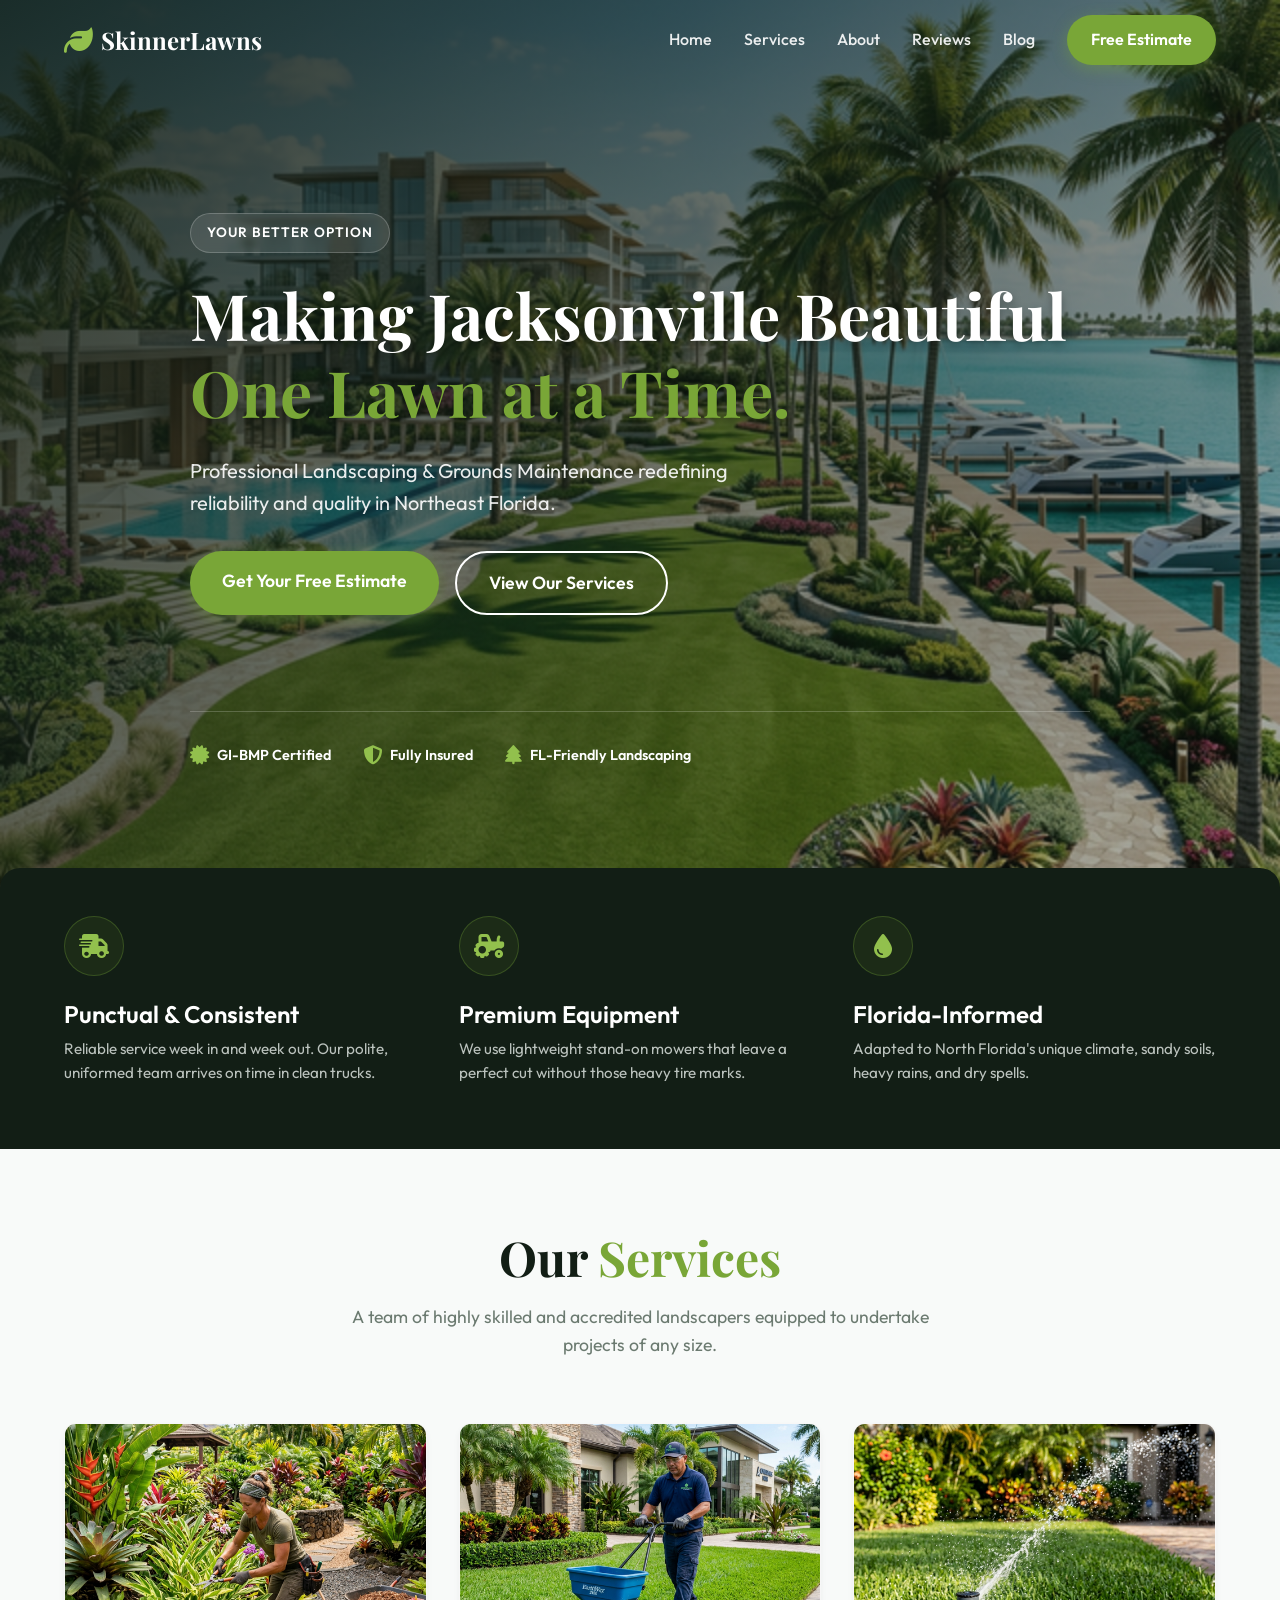
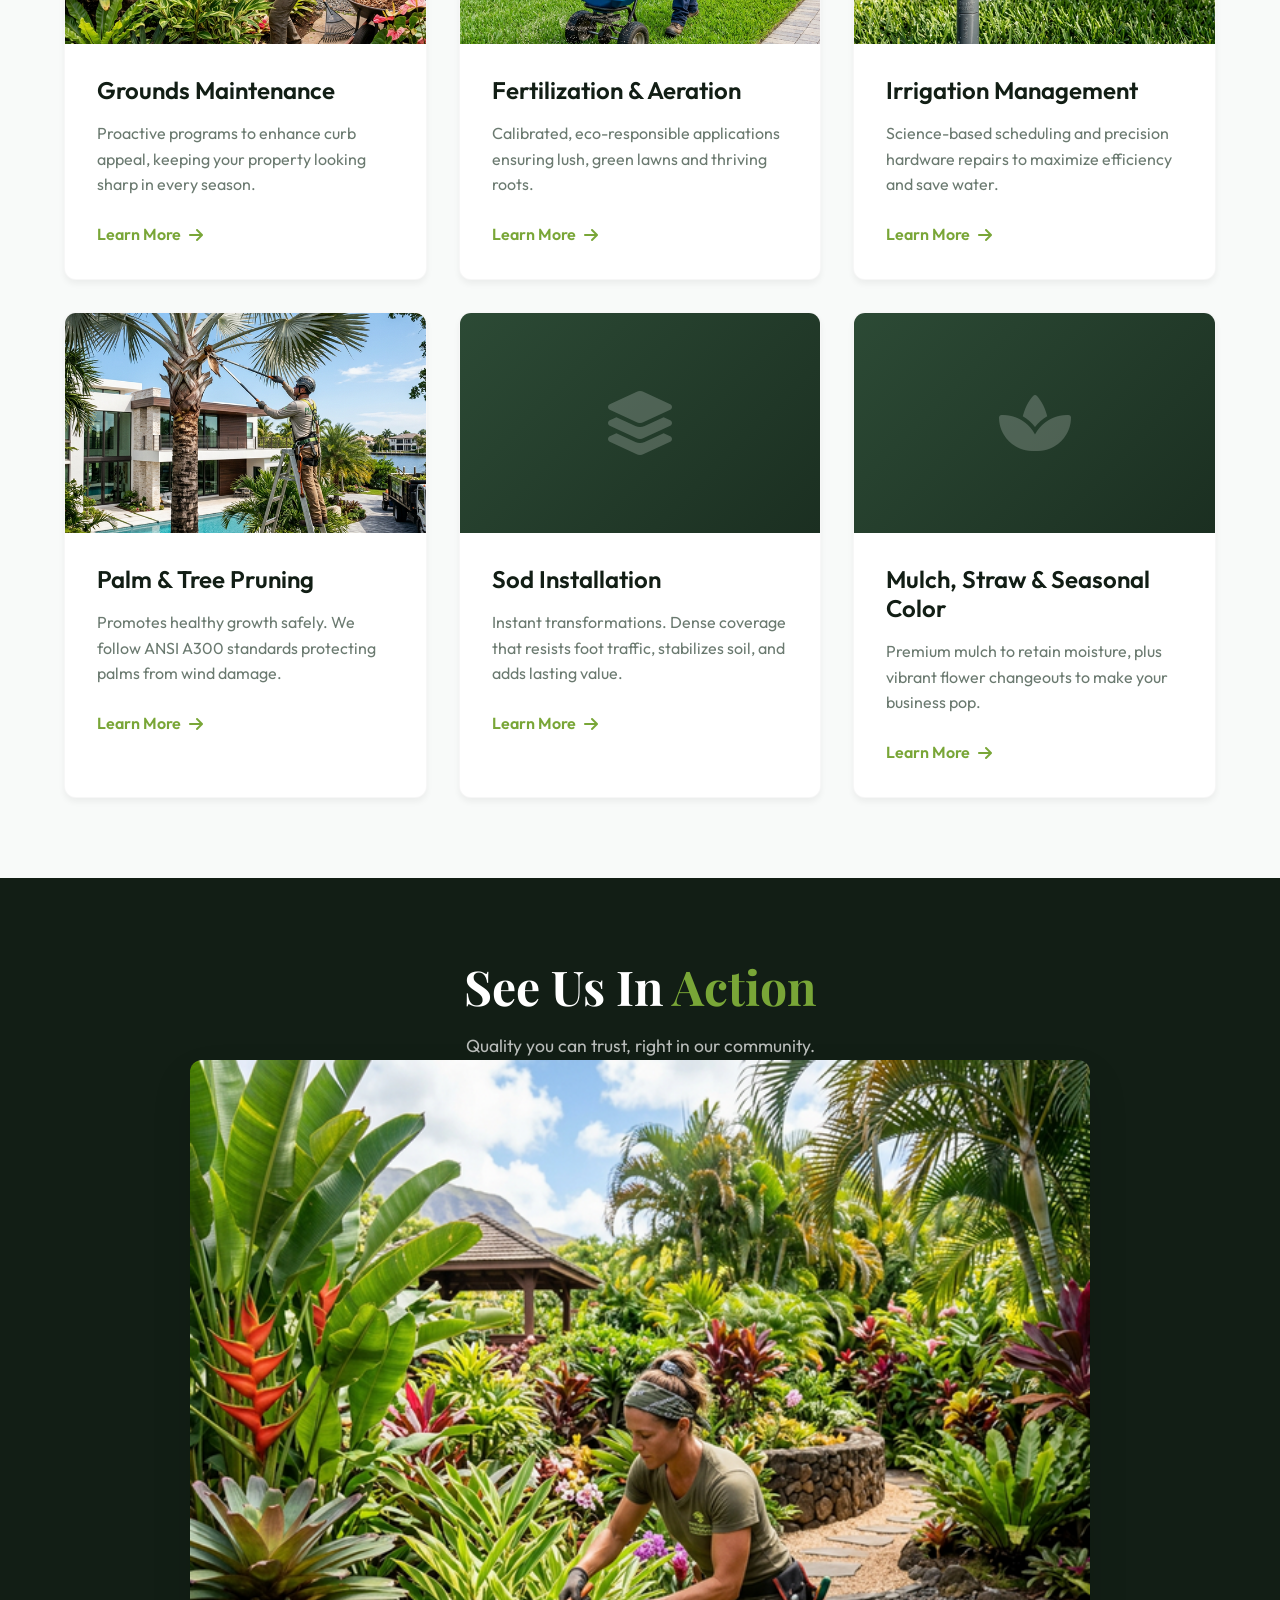
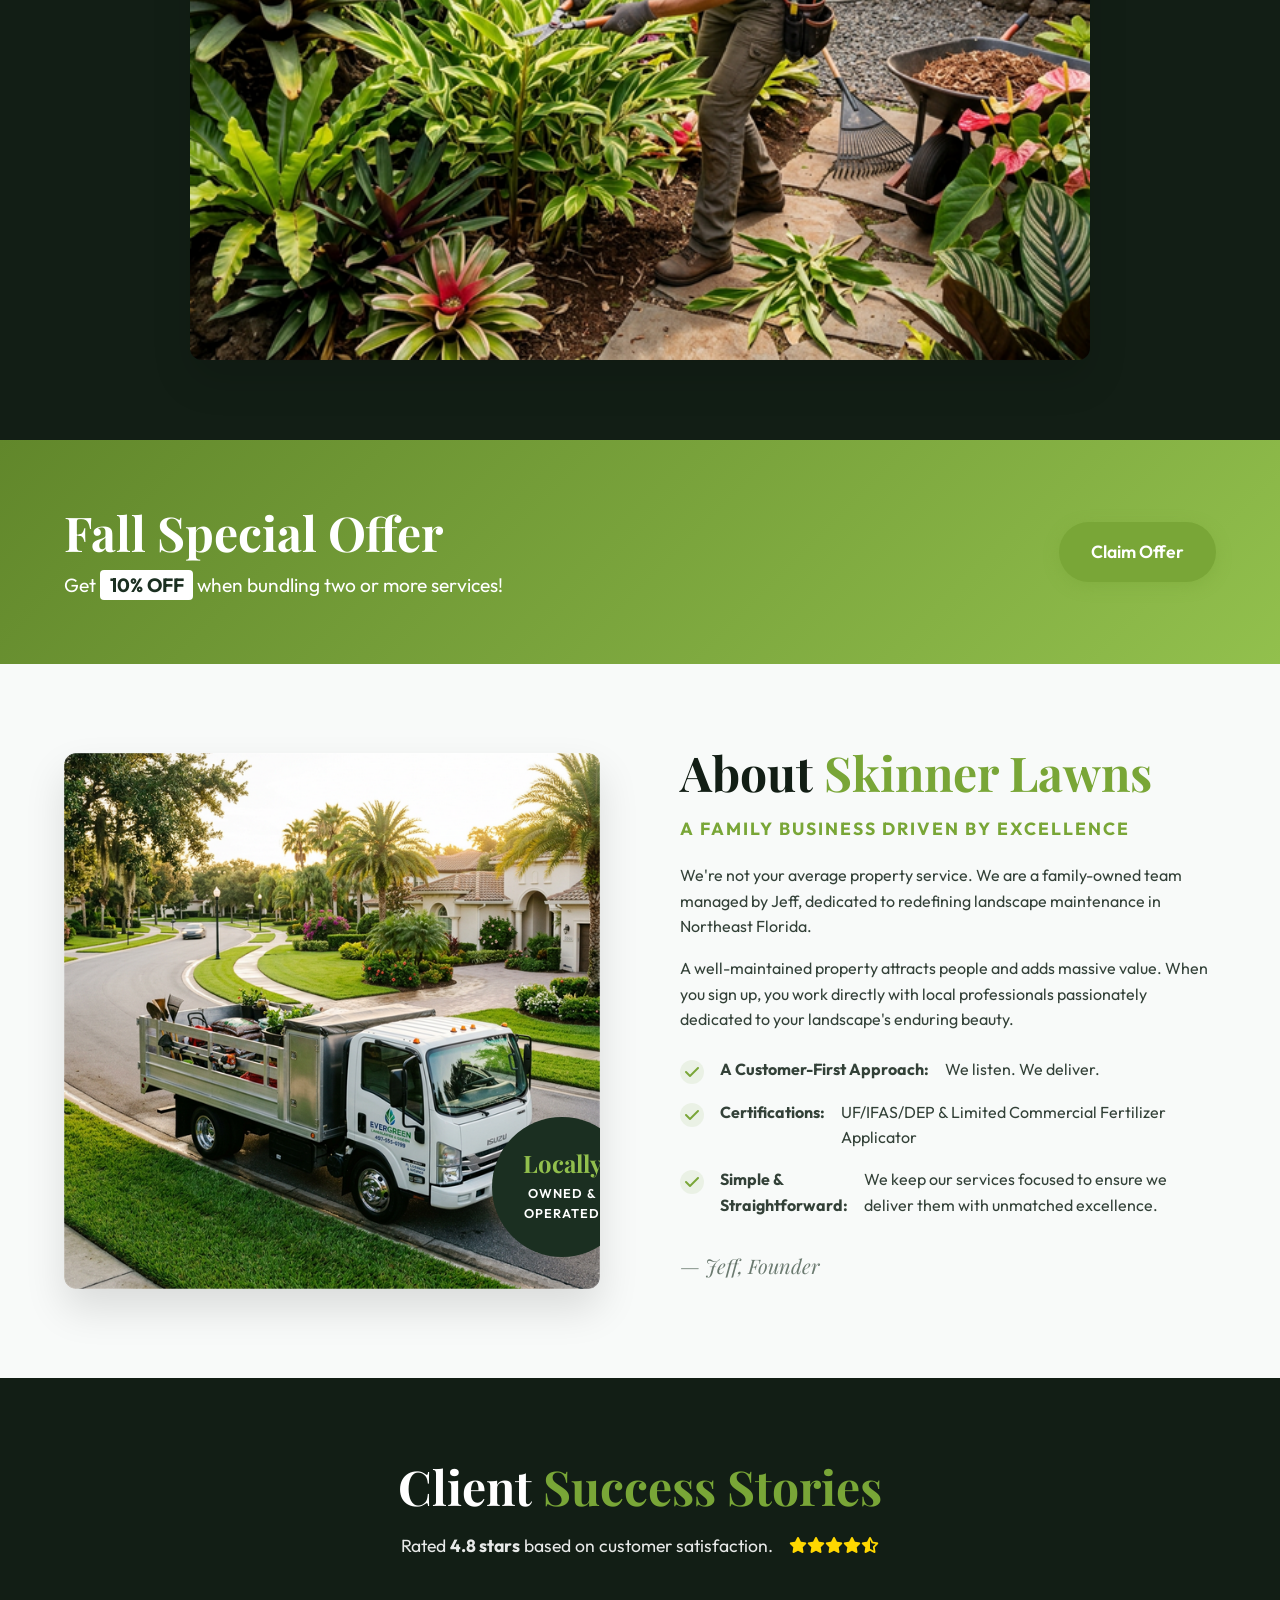
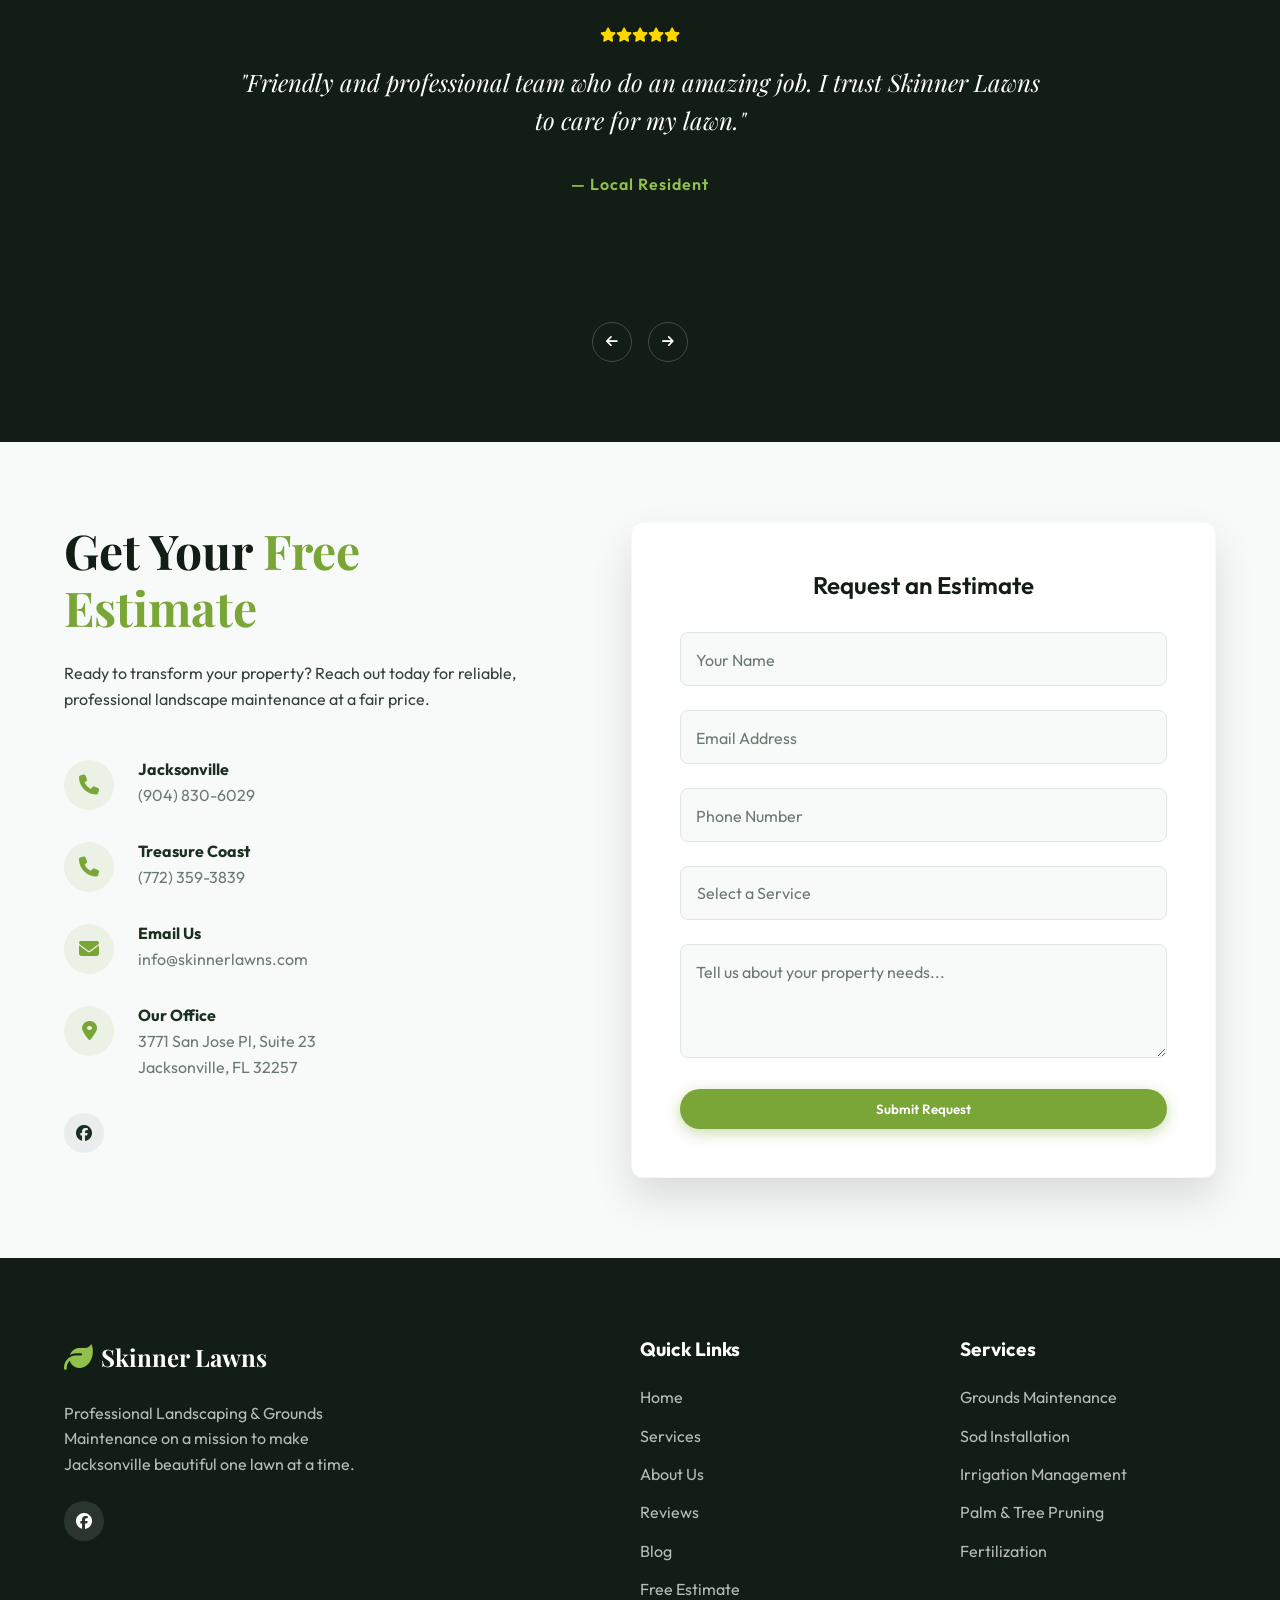
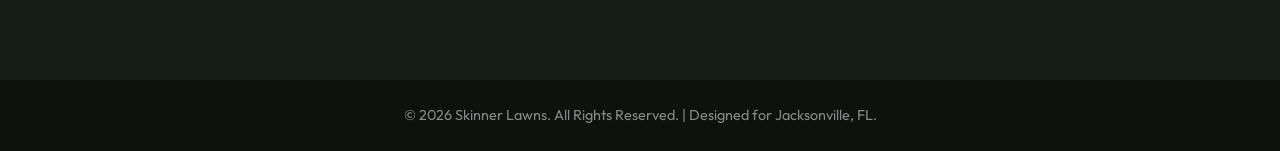
<file: index.html>
<!DOCTYPE html>
<html lang="en">

<head>
    <meta charset="UTF-8">
    <meta name="viewport" content="width=device-width, initial-scale=1.0">
    <!-- SEO Meta Tags -->
    <title>Skinner Lawns | Professional Landscaping & Grounds Maintenance in Jacksonville, FL</title>
    <meta name="description" content="Skinner Lawns — Jacksonville's trusted landscaping & grounds maintenance company. GI-BMP certified, fully insured, Florida-Friendly. Free estimates for residential & commercial properties.">
    <meta name="keywords" content="landscaping jacksonville fl, lawn care jacksonville, grounds maintenance jacksonville, sod installation jacksonville, irrigation repair jacksonville, palm tree pruning, fertilization jacksonville florida, skinner lawns">
    <meta name="author" content="Skinner Lawns">
    <meta name="robots" content="index, follow">
    <link rel="canonical" href="https://skinnerlawns.com/">
    <!-- Open Graph -->
    <meta property="og:type" content="website">
    <meta property="og:url" content="https://skinnerlawns.com/">
    <meta property="og:title" content="Skinner Lawns | Professional Landscaping in Jacksonville, FL">
    <meta property="og:description" content="Family-owned landscaping & grounds maintenance serving Jacksonville and Northeast Florida. GI-BMP certified. Free estimates.">
    <meta property="og:image" content="https://skinnerlawns.com/assets/hero_lawn.png">
    <!-- Twitter Card -->
    <meta name="twitter:card" content="summary_large_image">
    <meta name="twitter:title" content="Skinner Lawns | Professional Landscaping in Jacksonville, FL">
    <meta name="twitter:description" content="Family-owned landscaping & grounds maintenance serving Jacksonville and Northeast Florida. GI-BMP certified. Free estimates.">
    <meta name="twitter:image" content="https://skinnerlawns.com/assets/hero_lawn.png">
    <!-- Schema.org JSON-LD -->
    <script type="application/ld+json">
    {
      "@context": "https://schema.org",
      "@type": "LandscapingBusiness",
      "name": "Skinner Lawns",
      "description": "Professional landscaping and grounds maintenance company serving Jacksonville and Northeast Florida. Specializing in lawn maintenance, sod installation, irrigation management, palm & tree pruning, and fertilization.",
      "url": "https://skinnerlawns.com",
      "telephone": ["+19048306029", "+17723593839"],
      "email": "info@skinnerlawns.com",
      "address": {
        "@type": "PostalAddress",
        "streetAddress": "3771 San Jose Pl, Suite 23",
        "addressLocality": "Jacksonville",
        "addressRegion": "FL",
        "postalCode": "32257",
        "addressCountry": "US"
      },
      "geo": {
        "@type": "GeoCoordinates",
        "latitude": 30.2171,
        "longitude": -81.6036
      },
      "areaServed": [
        {"@type": "City", "name": "Jacksonville"},
        {"@type": "City", "name": "Jacksonville Beach"},
        {"@type": "City", "name": "Ponte Vedra"},
        {"@type": "City", "name": "Orange Park"},
        {"@type": "City", "name": "Fleming Island"}
      ],
      "priceRange": "$$",
      "openingHoursSpecification": {
        "@type": "OpeningHoursSpecification",
        "dayOfWeek": ["Monday","Tuesday","Wednesday","Thursday","Friday"],
        "opens": "07:00",
        "closes": "18:00"
      },
      "sameAs": ["https://www.facebook.com/skinnerlawnservices/"],
      "hasCredential": [
        "GI-BMP Certified (UF/IFAS/DEP)",
        "FDACS Limited Commercial Fertilizer Applicator"
      ],
      "aggregateRating": {
        "@type": "AggregateRating",
        "ratingValue": "4.8",
        "reviewCount": "24"
      }
    }
    </script>
    <!-- Fonts -->
    <link rel="preconnect" href="https://fonts.googleapis.com">
    <link rel="preconnect" href="https://fonts.gstatic.com" crossorigin>
    <link
        href="https://fonts.googleapis.com/css2?family=Outfit:wght@300;400;600;700&family=Playfair+Display:ital,wght@0,600;1,600&display=swap"
        rel="stylesheet">
    <!-- Icons -->
    <link rel="stylesheet" href="https://cdnjs.cloudflare.com/ajax/libs/font-awesome/6.4.0/css/all.min.css">
    <!-- Styles -->
    <link rel="stylesheet" href="styles.css">
</head>

<body>
    <!-- Header -->
    <header class="navbar">
        <div class="container nav-container">
            <a href="#" class="logo">
                <i class="fa-solid fa-leaf"></i>
                <span class="logo-text">Skinner<span class="logo-accent">Lawns</span></span>
            </a>
            <nav class="nav-links">
                <a href="#home">Home</a>
                <a href="#services">Services</a>
                <a href="#about">About</a>
                <a href="#testimonials">Reviews</a>
                <a href="blog/index.html">Blog</a>
                <a href="#contact" class="btn btn-primary">Free Estimate</a>
            </nav>
            <div class="mobile-menu-toggle">
                <i class="fa-solid fa-bars"></i>
            </div>
        </div>
    </header>

    <!-- Hero Section -->
    <section id="home" class="hero">
        <div class="hero-bg">
            <img src="assets/hero_lawn.png" alt="Beautiful lawn maintained by Skinner Lawns">
        </div>
        <div class="hero-overlay"></div>
        <div class="container hero-content">
            <div class="hero-text">
                <div class="badge">Your Better Option</div>
                <h1 class="hero-title">Making Jacksonville Beautiful <span class="text-accent">One Lawn at a
                        Time.</span></h1>
                <p class="hero-subtitle">Professional Landscaping & Grounds Maintenance redefining reliability and
                    quality in Northeast Florida.</p>
                <div class="hero-cta">
                    <a href="#contact" class="btn btn-primary btn-large">Get Your Free Estimate</a>
                    <a href="#services" class="btn btn-secondary btn-large">View Our Services</a>
                </div>
            </div>
            <div class="hero-certifications">
                <div class="cert-item"><i class="fa-solid fa-certificate"></i> GI-BMP Certified</div>
                <div class="cert-item"><i class="fa-solid fa-shield-halved"></i> Fully Insured</div>
                <div class="cert-item"><i class="fa-solid fa-tree"></i> FL-Friendly Landscaping</div>
            </div>
        </div>
    </section>

    <!-- Value Proposition Section -->
    <section class="value-prop">
        <div class="container">
            <div class="vpc-grid">
                <div class="vp-item">
                    <div class="vp-icon"><i class="fa-solid fa-truck-fast"></i></div>
                    <h3>Punctual & Consistent</h3>
                    <p>Reliable service week in and week out. Our polite, uniformed team arrives on time in clean
                        trucks.</p>
                </div>
                <div class="vp-item">
                    <div class="vp-icon"><i class="fa-solid fa-tractor"></i></div>
                    <h3>Premium Equipment</h3>
                    <p>We use lightweight stand-on mowers that leave a perfect cut without those heavy tire marks.</p>
                </div>
                <div class="vp-item">
                    <div class="vp-icon"><i class="fa-solid fa-droplet"></i></div>
                    <h3>Florida-Informed</h3>
                    <p>Adapted to North Florida's unique climate, sandy soils, heavy rains, and dry spells.</p>
                </div>
            </div>
        </div>
    </section>

    <!-- Services Section -->
    <section id="services" class="services section-padding">
        <div class="container">
            <div class="section-header text-center">
                <h2>Our <span class="text-accent">Services</span></h2>
                <p>A team of highly skilled and accredited landscapers equipped to undertake projects of any size.</p>
            </div>
            <div class="services-grid">
                <div class="service-card">
                    <div class="service-image-wrapper">
                        <img src="assets/service_mowing.png" alt="Grounds Maintenance" id="serviceImage1">
                    </div>
                    <div class="service-content">
                        <h3>Grounds Maintenance</h3>
                        <p>Proactive programs to enhance curb appeal, keeping your property looking sharp in every
                            season.</p>
                        <a href="#contact" class="service-link">Learn More <i class="fa-solid fa-arrow-right"></i></a>
                    </div>
                </div>
                <div class="service-card">
                    <div class="service-image-wrapper">
                        <img src="assets/service_fertilization.png" alt="Fertilization & Aeration" id="serviceImage2">
                    </div>
                    <div class="service-content">
                        <h3>Fertilization & Aeration</h3>
                        <p>Calibrated, eco-responsible applications ensuring lush, green lawns and thriving roots.</p>
                        <a href="#contact" class="service-link">Learn More <i class="fa-solid fa-arrow-right"></i></a>
                    </div>
                </div>
                <div class="service-card">
                    <div class="service-image-wrapper">
                        <img src="assets/service_irrigation.png" alt="Irrigation Management" id="serviceImage3">
                    </div>
                    <div class="service-content">
                        <h3>Irrigation Management</h3>
                        <p>Science-based scheduling and precision hardware repairs to maximize efficiency and save
                            water.</p>
                        <a href="#contact" class="service-link">Learn More <i class="fa-solid fa-arrow-right"></i></a>
                    </div>
                </div>
                <div class="service-card">
                    <div class="service-image-wrapper">
                        <img src="assets/service_pruning.png" alt="Palm & Tree Pruning" id="serviceImage4">
                    </div>
                    <div class="service-content">
                        <h3>Palm & Tree Pruning</h3>
                        <p>Promotes healthy growth safely. We follow ANSI A300 standards protecting palms from wind
                            damage.</p>
                        <a href="#contact" class="service-link">Learn More <i class="fa-solid fa-arrow-right"></i></a>
                    </div>
                </div>
                <div class="service-card">
                    <div class="service-image-placeholder"><i class="fa-solid fa-layer-group"></i></div>
                    <div class="service-content">
                        <h3>Sod Installation</h3>
                        <p>Instant transformations. Dense coverage that resists foot traffic, stabilizes soil, and adds
                            lasting value.</p>
                        <a href="#contact" class="service-link">Learn More <i class="fa-solid fa-arrow-right"></i></a>
                    </div>
                </div>
                <div class="service-card">
                    <div class="service-image-placeholder"><i class="fa-solid fa-spa"></i></div>
                    <div class="service-content">
                        <h3>Mulch, Straw & Seasonal Color</h3>
                        <p>Premium mulch to retain moisture, plus vibrant flower changeouts to make your business pop.
                        </p>
                        <a href="#contact" class="service-link">Learn More <i class="fa-solid fa-arrow-right"></i></a>
                    </div>
                </div>
            </div>
        </div>
    </section>

    <!-- Video Showcase Section -->
    <section class="video-showcase section-padding">
        <div class="container">
            <div class="section-header text-center">
                <h2>See Us In <span class="text-accent">Action</span></h2>
                <p>Quality you can trust, right in our community.</p>
            </div>
            <div class="video-wrapper">
                <img src="assets/service_mowing.png" alt="Skinner Lawns crew maintaining a property">
            </div>
        </div>
    </section>

    <!-- Special Offer Banner -->
    <section class="special-offer">
        <div class="container offer-container">
            <div class="offer-text">
                <h2>Fall Special Offer</h2>
                <p>Get <span class="highlight">10% OFF</span> when bundling two or more services!</p>
            </div>
            <a href="#contact" class="btn btn-primary btn-large">Claim Offer</a>
        </div>
    </section>

    <!-- About Section -->
    <section id="about" class="about section-padding">
        <div class="container about-container">
            <div class="about-image">
                <img src="assets/about_team.png" alt="Skinner Lawns Team" id="aboutImage">
                <div class="experience-badge">
                    <span class="number">Locally</span>
                    <span class="text">Owned & Operated</span>
                </div>
            </div>
            <div class="about-text">
                <h2>About <span class="text-accent">Skinner Lawns</span></h2>
                <h4 class="founder-intro">A Family Business Driven by Excellence</h4>
                <p>We're not your average property service. We are a family-owned team managed by Jeff, dedicated to
                    redefining landscape maintenance in Northeast Florida.</p>
                <p>A well-maintained property attracts people and adds massive value. When you sign up, you work
                    directly with local professionals passionately dedicated to your landscape's enduring beauty.</p>
                <ul class="about-list">
                    <li><i class="fa-solid fa-check"></i> <strong>A Customer-First Approach:</strong> We listen. We
                        deliver.</li>
                    <li><i class="fa-solid fa-check"></i> <strong>Certifications:</strong> UF/IFAS/DEP & Limited
                        Commercial Fertilizer Applicator</li>
                    <li><i class="fa-solid fa-check"></i> <strong>Simple & Straightforward:</strong> We keep our
                        services focused to ensure we deliver them with unmatched excellence.</li>
                </ul>
                <div class="founder-sig">
                    <p>— Jeff, Founder</p>
                </div>
            </div>
        </div>
    </section>

    <!-- Testimonials Section -->
    <section id="testimonials" class="testimonials section-padding dark-bg">
        <div class="container">
            <div class="section-header text-center">
                <h2>Client <span class="text-accent">Success Stories</span></h2>
                <div class="rating-overall">
                    <p>Rated <strong>4.8 stars</strong> based on customer satisfaction.</p>
                    <div class="stars">
                        <i class="fa-solid fa-star"></i><i class="fa-solid fa-star"></i><i
                            class="fa-solid fa-star"></i><i class="fa-solid fa-star"></i><i
                            class="fa-solid fa-star-half-stroke"></i>
                    </div>
                </div>
            </div>
            <div class="testimonial-slider" id="testimonialSlider">
                <!-- Javascript will populate this -->
            </div>
            <div class="slider-controls">
                <button class="slider-btn" id="prevBtn"><i class="fa-solid fa-arrow-left"></i></button>
                <button class="slider-btn" id="nextBtn"><i class="fa-solid fa-arrow-right"></i></button>
            </div>
        </div>
    </section>

    <!-- Free Estimate / Contact Section -->
    <section id="contact" class="contact section-padding">
        <div class="container contact-container">
            <div class="contact-info">
                <h2>Get Your <span class="text-accent">Free Estimate</span></h2>
                <p>Ready to transform your property? Reach out today for reliable, professional landscape maintenance at
                    a fair price.</p>

                <div class="contact-details">
                    <div class="contact-item">
                        <div class="icon"><i class="fa-solid fa-phone"></i></div>
                        <div>
                            <h4>Jacksonville</h4>
                            <a href="tel:9048306029">(904) 830-6029</a>
                        </div>
                    </div>
                    <div class="contact-item">
                        <div class="icon"><i class="fa-solid fa-phone"></i></div>
                        <div>
                            <h4>Treasure Coast</h4>
                            <a href="tel:7723593839">(772) 359-3839</a>
                        </div>
                    </div>
                    <div class="contact-item">
                        <div class="icon"><i class="fa-solid fa-envelope"></i></div>
                        <div>
                            <h4>Email Us</h4>
                            <a href="mailto:info@skinnerlawns.com">info@skinnerlawns.com</a>
                        </div>
                    </div>
                    <div class="contact-item">
                        <div class="icon"><i class="fa-solid fa-location-dot"></i></div>
                        <div>
                            <h4>Our Office</h4>
                            <address>3771 San Jose Pl, Suite 23<br>Jacksonville, FL 32257</address>
                        </div>
                    </div>
                </div>

                <div class="social-links mt-4">
                    <a href="https://facebook.com/skinnerlawnservices/" target="_blank" aria-label="Facebook"><i
                            class="fa-brands fa-facebook"></i></a>
                </div>
            </div>

            <div class="contact-form-wrapper">
                <form class="contact-form" id="estimateForm">
                    <h3>Request an Estimate</h3>
                    <div class="form-group">
                        <input type="text" id="name" required placeholder=" ">
                        <label for="name">Your Name</label>
                    </div>
                    <div class="form-group">
                        <input type="email" id="email" required placeholder=" ">
                        <label for="email">Email Address</label>
                    </div>
                    <div class="form-group">
                        <input type="tel" id="phone" required placeholder=" ">
                        <label for="phone">Phone Number</label>
                    </div>
                    <div class="form-group">
                        <select id="service" required>
                            <option value="" disabled selected>Select a Service</option>
                            <option value="grounds">Grounds Maintenance</option>
                            <option value="sod">Sod Installation</option>
                            <option value="pruning">Palm & Tree Pruning</option>
                            <option value="irrigation">Irrigation Management</option>
                            <option value="other">Other / Bundle</option>
                        </select>
                    </div>
                    <div class="form-group">
                        <textarea id="message" rows="4" required placeholder=" "></textarea>
                        <label for="message">Tell us about your property needs...</label>
                    </div>
                    <button type="submit" class="btn btn-primary btn-block">Submit Request</button>
                    <div class="form-success" id="formSuccess"
                        style="display:none; color: var(--accent-light); margin-top: 15px; text-align: center;">
                        Thank you! We'll be in touch shortly.
                    </div>
                </form>
            </div>
        </div>
    </section>

    <!-- Footer -->
    <footer class="footer">
        <div class="container footer-container">
            <div class="footer-col">
                <a href="#" class="logo footer-logo">
                    <i class="fa-solid fa-leaf"></i>
                    <span>Skinner Lawns</span>
                </a>
                <p>Professional Landscaping & Grounds Maintenance on a mission to make Jacksonville beautiful one lawn
                    at a time.</p>
                <div class="social-links">
                    <a href="https://facebook.com/skinnerlawnservices/" target="_blank"><i
                            class="fa-brands fa-facebook"></i></a>
                </div>
            </div>
            <div class="footer-col">
                <h4 class="footer-title">Quick Links</h4>
                <ul class="footer-links">
                    <li><a href="#home">Home</a></li>
                    <li><a href="#services">Services</a></li>
                    <li><a href="#about">About Us</a></li>
                    <li><a href="#testimonials">Reviews</a></li>
                    <li><a href="blog/index.html">Blog</a></li>
                    <li><a href="#contact">Free Estimate</a></li>
                </ul>
            </div>
            <div class="footer-col">
                <h4 class="footer-title">Services</h4>
                <ul class="footer-links">
                    <li><a href="#services">Grounds Maintenance</a></li>
                    <li><a href="#services">Sod Installation</a></li>
                    <li><a href="#services">Irrigation Management</a></li>
                    <li><a href="#services">Palm & Tree Pruning</a></li>
                    <li><a href="#services">Fertilization</a></li>
                </ul>
            </div>
        </div>
        <div class="footer-bottom">
            <div class="container">
                <p>&copy; 2026 Skinner Lawns. All Rights Reserved. | Designed for Jacksonville, FL.</p>
            </div>
        </div>
    </footer>

    <!-- Scripts -->
    <script src="script.js"></script>
</body>

</html>
</file>
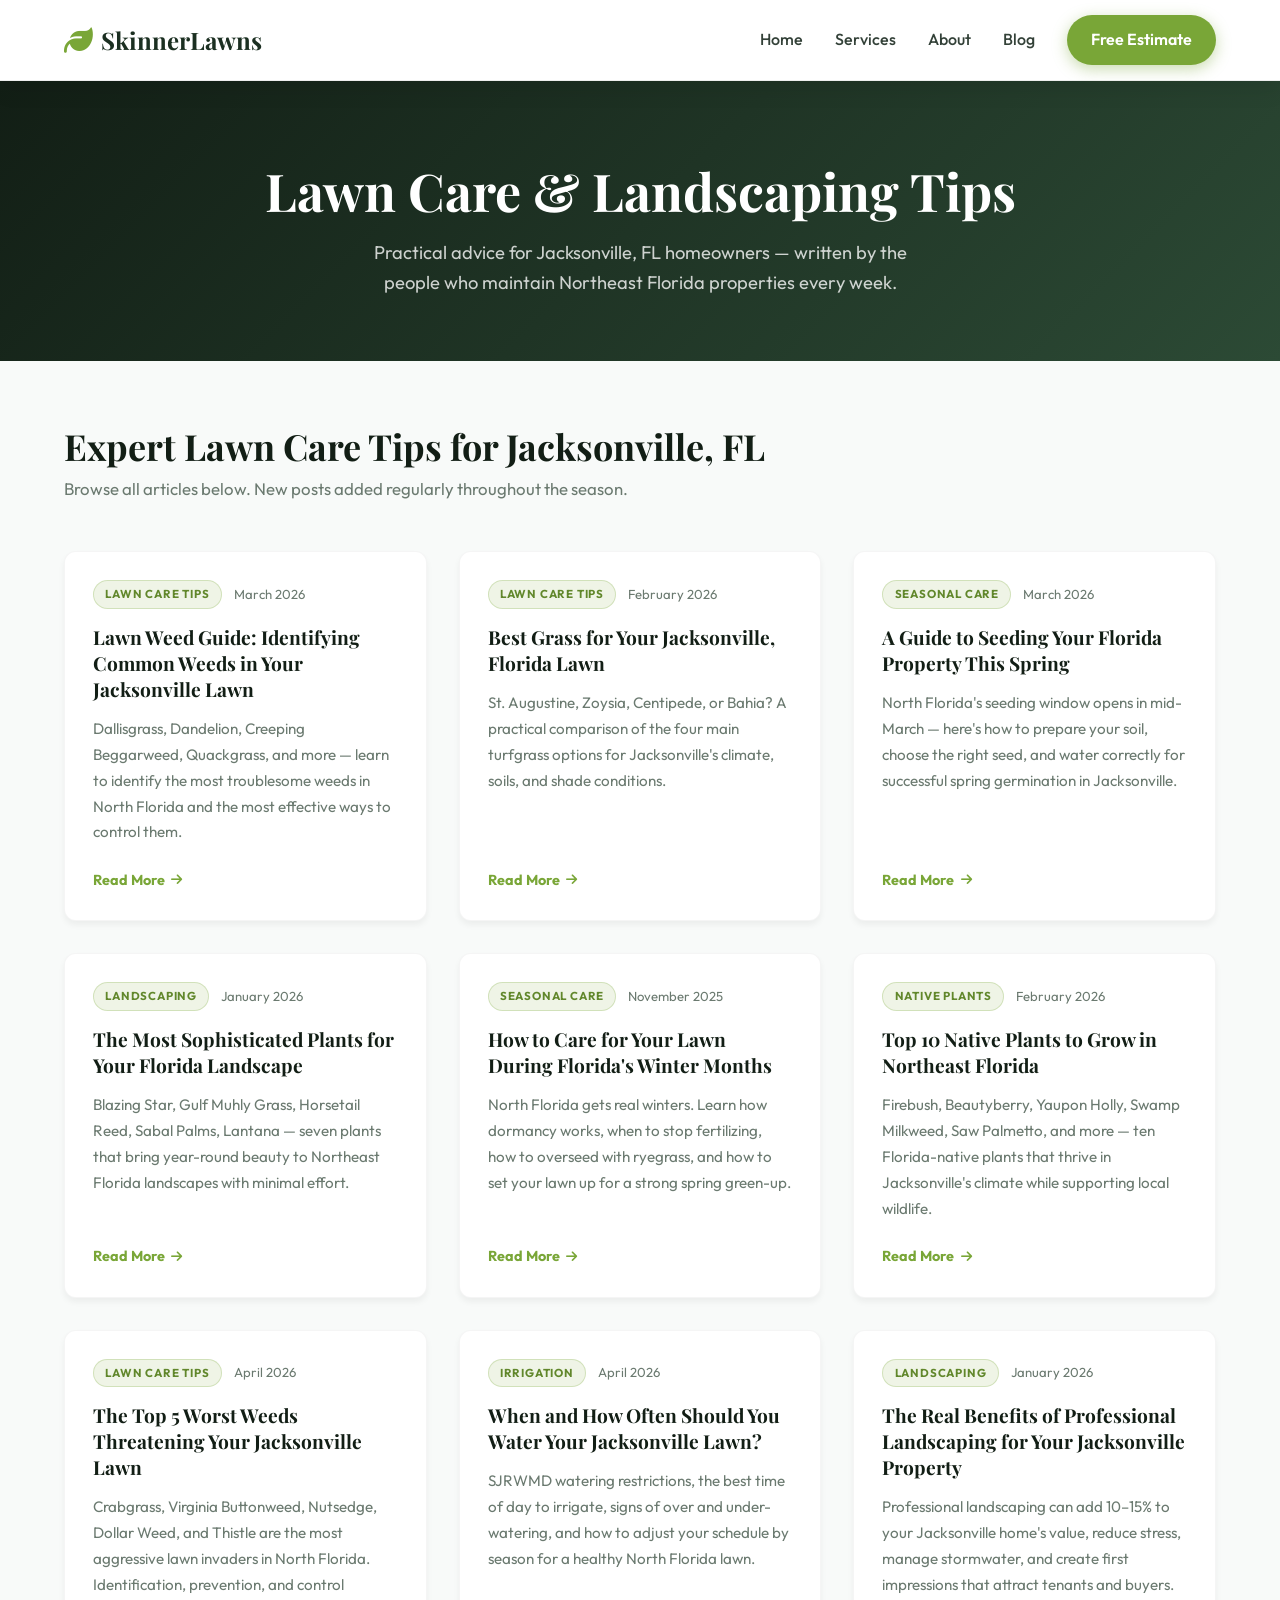
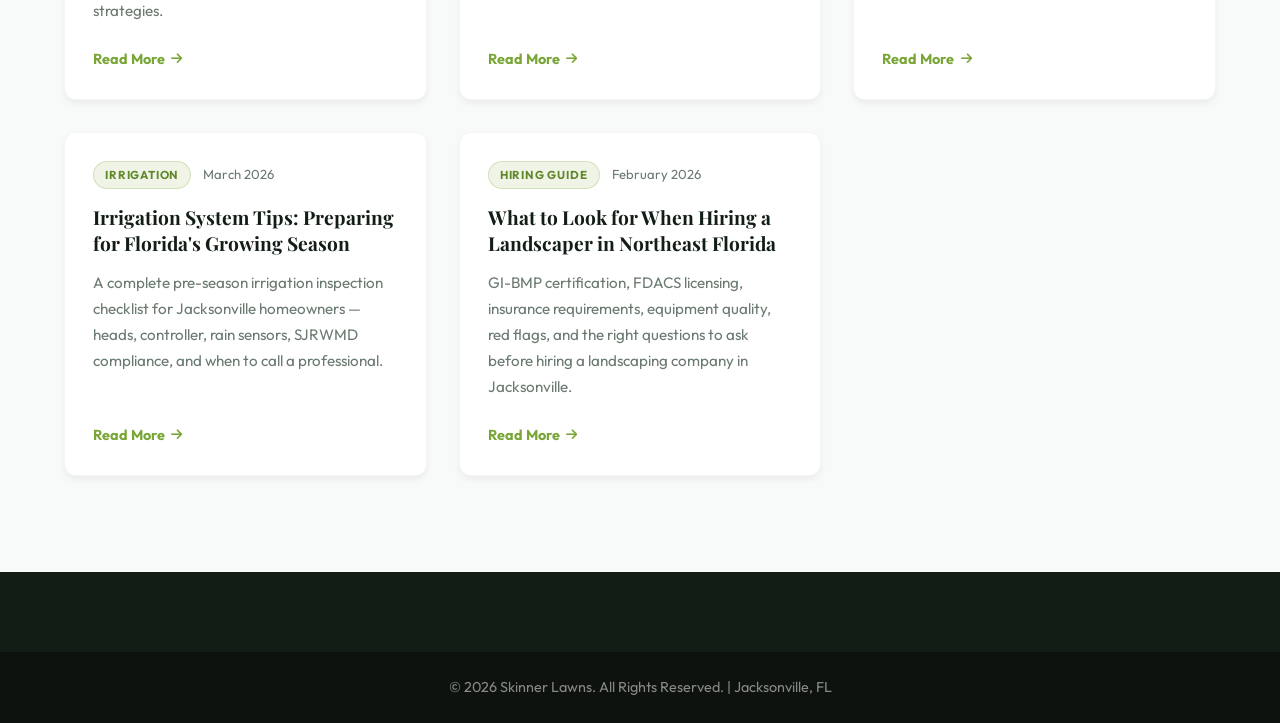
<file: blog/index.html>
<!DOCTYPE html>
<html lang="en">
<head>
    <meta charset="UTF-8">
    <base href="/blog/">
    <meta name="viewport" content="width=device-width, initial-scale=1.0">
    <title>Lawn Care &amp; Landscaping Tips | Skinner Lawns Blog</title>
    <meta name="description" content="Expert lawn care and landscaping tips for Jacksonville, FL homeowners. Weed control, grass selection, native plants, irrigation, and seasonal care advice from Skinner Lawns.">
    <link rel="preconnect" href="https://fonts.googleapis.com">
    <link rel="preconnect" href="https://fonts.gstatic.com" crossorigin>
    <link href="https://fonts.googleapis.com/css2?family=Outfit:wght@300;400;600;700&family=Playfair+Display:ital,wght@0,600;1,600&display=swap" rel="stylesheet">
    <link rel="stylesheet" href="https://cdnjs.cloudflare.com/ajax/libs/font-awesome/6.4.0/css/all.min.css">
    <link rel="stylesheet" href="../styles.css">
    <link rel="stylesheet" href="blog.css">
</head>
<body>
    <header class="navbar scrolled">
        <div class="container nav-container">
            <a href="../index.html" class="logo">
                <i class="fa-solid fa-leaf"></i>
                <span class="logo-text">Skinner<span class="logo-accent">Lawns</span></span>
            </a>
            <nav class="nav-links">
                <a href="../index.html">Home</a>
                <a href="../index.html#services">Services</a>
                <a href="../index.html#about">About</a>
                <a href="index.html">Blog</a>
                <a href="../index.html#contact" class="btn btn-primary">Free Estimate</a>
            </nav>
        </div>
    </header>

    <main class="blog-index-page">
        <div class="blog-index-hero">
            <div class="container">
                <h1>Lawn Care &amp; Landscaping Tips</h1>
                <p>Practical advice for Jacksonville, FL homeowners — written by the people who maintain Northeast Florida properties every week.</p>
            </div>
        </div>

        <div class="blog-index-content">
            <div class="container">
                <div class="blog-section-header">
                    <h2>Expert Lawn Care Tips for Jacksonville, FL</h2>
                    <p>Browse all articles below. New posts added regularly throughout the season.</p>
                </div>

                <div class="blog-grid">

                    <!-- Post 1 -->
                    <article class="blog-card">
                        <div class="blog-card-body">
                            <div class="card-meta">
                                <span class="card-category">Lawn Care Tips</span>
                                <span class="card-date">March 2026</span>
                            </div>
                            <h2>Lawn Weed Guide: Identifying Common Weeds in Your Jacksonville Lawn</h2>
                            <p class="card-excerpt">Dallisgrass, Dandelion, Creeping Beggarweed, Quackgrass, and more — learn to identify the most troublesome weeds in North Florida and the most effective ways to control them.</p>
                            <a href="lawn-weed-guide.html" class="card-read-more">Read More <i class="fa-solid fa-arrow-right"></i></a>
                        </div>
                    </article>

                    <!-- Post 2 -->
                    <article class="blog-card">
                        <div class="blog-card-body">
                            <div class="card-meta">
                                <span class="card-category">Lawn Care Tips</span>
                                <span class="card-date">February 2026</span>
                            </div>
                            <h2>Best Grass for Your Jacksonville, Florida Lawn</h2>
                            <p class="card-excerpt">St. Augustine, Zoysia, Centipede, or Bahia? A practical comparison of the four main turfgrass options for Jacksonville's climate, soils, and shade conditions.</p>
                            <a href="best-grass-florida-lawn.html" class="card-read-more">Read More <i class="fa-solid fa-arrow-right"></i></a>
                        </div>
                    </article>

                    <!-- Post 3 -->
                    <article class="blog-card">
                        <div class="blog-card-body">
                            <div class="card-meta">
                                <span class="card-category">Seasonal Care</span>
                                <span class="card-date">March 2026</span>
                            </div>
                            <h2>A Guide to Seeding Your Florida Property This Spring</h2>
                            <p class="card-excerpt">North Florida's seeding window opens in mid-March — here's how to prepare your soil, choose the right seed, and water correctly for successful spring germination in Jacksonville.</p>
                            <a href="seeding-florida-property.html" class="card-read-more">Read More <i class="fa-solid fa-arrow-right"></i></a>
                        </div>
                    </article>

                    <!-- Post 4 -->
                    <article class="blog-card">
                        <div class="blog-card-body">
                            <div class="card-meta">
                                <span class="card-category">Landscaping</span>
                                <span class="card-date">January 2026</span>
                            </div>
                            <h2>The Most Sophisticated Plants for Your Florida Landscape</h2>
                            <p class="card-excerpt">Blazing Star, Gulf Muhly Grass, Horsetail Reed, Sabal Palms, Lantana — seven plants that bring year-round beauty to Northeast Florida landscapes with minimal effort.</p>
                            <a href="sophisticated-plants-florida.html" class="card-read-more">Read More <i class="fa-solid fa-arrow-right"></i></a>
                        </div>
                    </article>

                    <!-- Post 5 -->
                    <article class="blog-card">
                        <div class="blog-card-body">
                            <div class="card-meta">
                                <span class="card-category">Seasonal Care</span>
                                <span class="card-date">November 2025</span>
                            </div>
                            <h2>How to Care for Your Lawn During Florida's Winter Months</h2>
                            <p class="card-excerpt">North Florida gets real winters. Learn how dormancy works, when to stop fertilizing, how to overseed with ryegrass, and how to set your lawn up for a strong spring green-up.</p>
                            <a href="lawn-care-winter-florida.html" class="card-read-more">Read More <i class="fa-solid fa-arrow-right"></i></a>
                        </div>
                    </article>

                    <!-- Post 6 -->
                    <article class="blog-card">
                        <div class="blog-card-body">
                            <div class="card-meta">
                                <span class="card-category">Native Plants</span>
                                <span class="card-date">February 2026</span>
                            </div>
                            <h2>Top 10 Native Plants to Grow in Northeast Florida</h2>
                            <p class="card-excerpt">Firebush, Beautyberry, Yaupon Holly, Swamp Milkweed, Saw Palmetto, and more — ten Florida-native plants that thrive in Jacksonville's climate while supporting local wildlife.</p>
                            <a href="native-plants-northeast-florida.html" class="card-read-more">Read More <i class="fa-solid fa-arrow-right"></i></a>
                        </div>
                    </article>

                    <!-- Post 7 -->
                    <article class="blog-card">
                        <div class="blog-card-body">
                            <div class="card-meta">
                                <span class="card-category">Lawn Care Tips</span>
                                <span class="card-date">April 2026</span>
                            </div>
                            <h2>The Top 5 Worst Weeds Threatening Your Jacksonville Lawn</h2>
                            <p class="card-excerpt">Crabgrass, Virginia Buttonweed, Nutsedge, Dollar Weed, and Thistle are the most aggressive lawn invaders in North Florida. Identification, prevention, and control strategies.</p>
                            <a href="worst-weeds-lawn.html" class="card-read-more">Read More <i class="fa-solid fa-arrow-right"></i></a>
                        </div>
                    </article>

                    <!-- Post 8 -->
                    <article class="blog-card">
                        <div class="blog-card-body">
                            <div class="card-meta">
                                <span class="card-category">Irrigation</span>
                                <span class="card-date">April 2026</span>
                            </div>
                            <h2>When and How Often Should You Water Your Jacksonville Lawn?</h2>
                            <p class="card-excerpt">SJRWMD watering restrictions, the best time of day to irrigate, signs of over and under-watering, and how to adjust your schedule by season for a healthy North Florida lawn.</p>
                            <a href="how-often-water-grass.html" class="card-read-more">Read More <i class="fa-solid fa-arrow-right"></i></a>
                        </div>
                    </article>

                    <!-- Post 9 -->
                    <article class="blog-card">
                        <div class="blog-card-body">
                            <div class="card-meta">
                                <span class="card-category">Landscaping</span>
                                <span class="card-date">January 2026</span>
                            </div>
                            <h2>The Real Benefits of Professional Landscaping for Your Jacksonville Property</h2>
                            <p class="card-excerpt">Professional landscaping can add 10–15% to your Jacksonville home's value, reduce stress, manage stormwater, and create first impressions that attract tenants and buyers.</p>
                            <a href="benefits-gardening-landscaping.html" class="card-read-more">Read More <i class="fa-solid fa-arrow-right"></i></a>
                        </div>
                    </article>

                    <!-- Post 10 -->
                    <article class="blog-card">
                        <div class="blog-card-body">
                            <div class="card-meta">
                                <span class="card-category">Irrigation</span>
                                <span class="card-date">March 2026</span>
                            </div>
                            <h2>Irrigation System Tips: Preparing for Florida's Growing Season</h2>
                            <p class="card-excerpt">A complete pre-season irrigation inspection checklist for Jacksonville homeowners — heads, controller, rain sensors, SJRWMD compliance, and when to call a professional.</p>
                            <a href="irrigation-system-tips.html" class="card-read-more">Read More <i class="fa-solid fa-arrow-right"></i></a>
                        </div>
                    </article>

                    <!-- Post 11 -->
                    <article class="blog-card">
                        <div class="blog-card-body">
                            <div class="card-meta">
                                <span class="card-category">Hiring Guide</span>
                                <span class="card-date">February 2026</span>
                            </div>
                            <h2>What to Look for When Hiring a Landscaper in Northeast Florida</h2>
                            <p class="card-excerpt">GI-BMP certification, FDACS licensing, insurance requirements, equipment quality, red flags, and the right questions to ask before hiring a landscaping company in Jacksonville.</p>
                            <a href="hiring-landscaper-northeast-florida.html" class="card-read-more">Read More <i class="fa-solid fa-arrow-right"></i></a>
                        </div>
                    </article>

                </div>
            </div>
        </div>
    </main>

    <footer class="footer">
        <div class="footer-bottom">
            <div class="container">
                <p>&copy; 2026 Skinner Lawns. All Rights Reserved. | Jacksonville, FL</p>
            </div>
        </div>
    </footer>
</body>
</html>
</file>
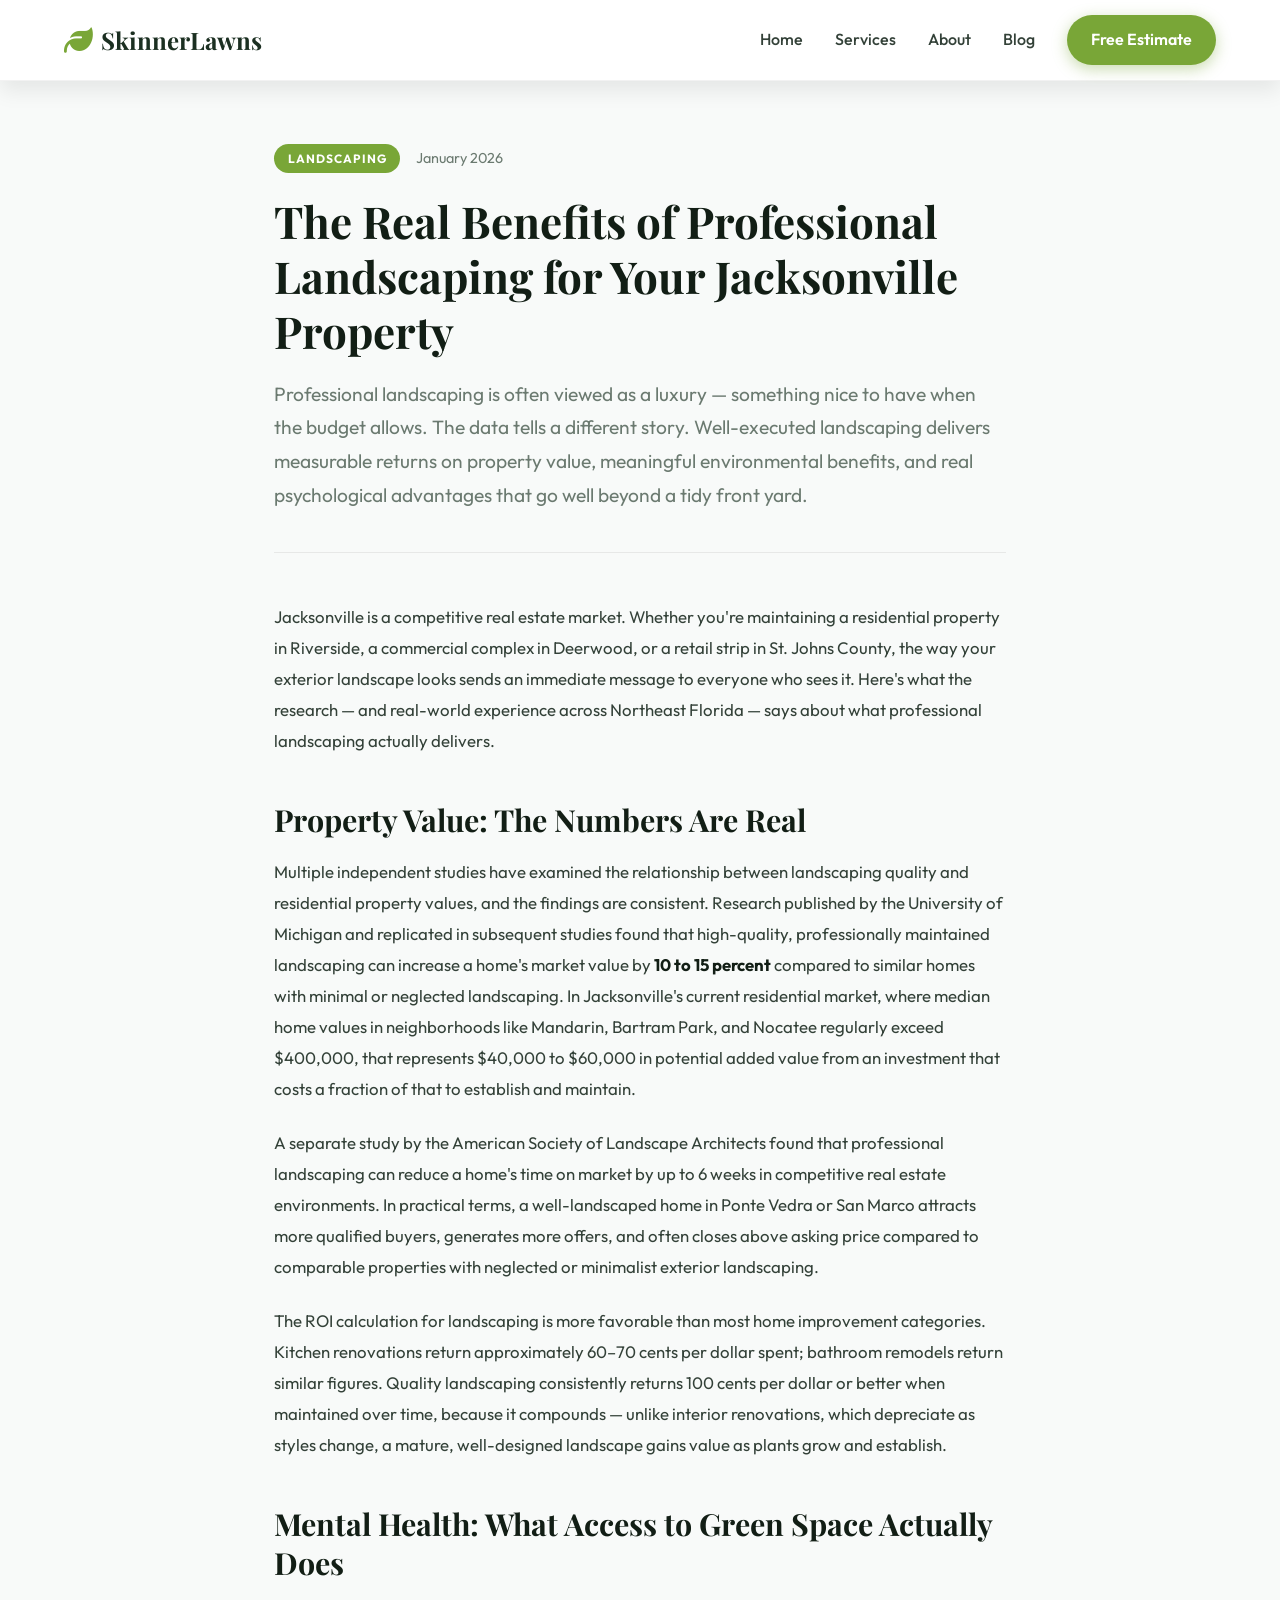
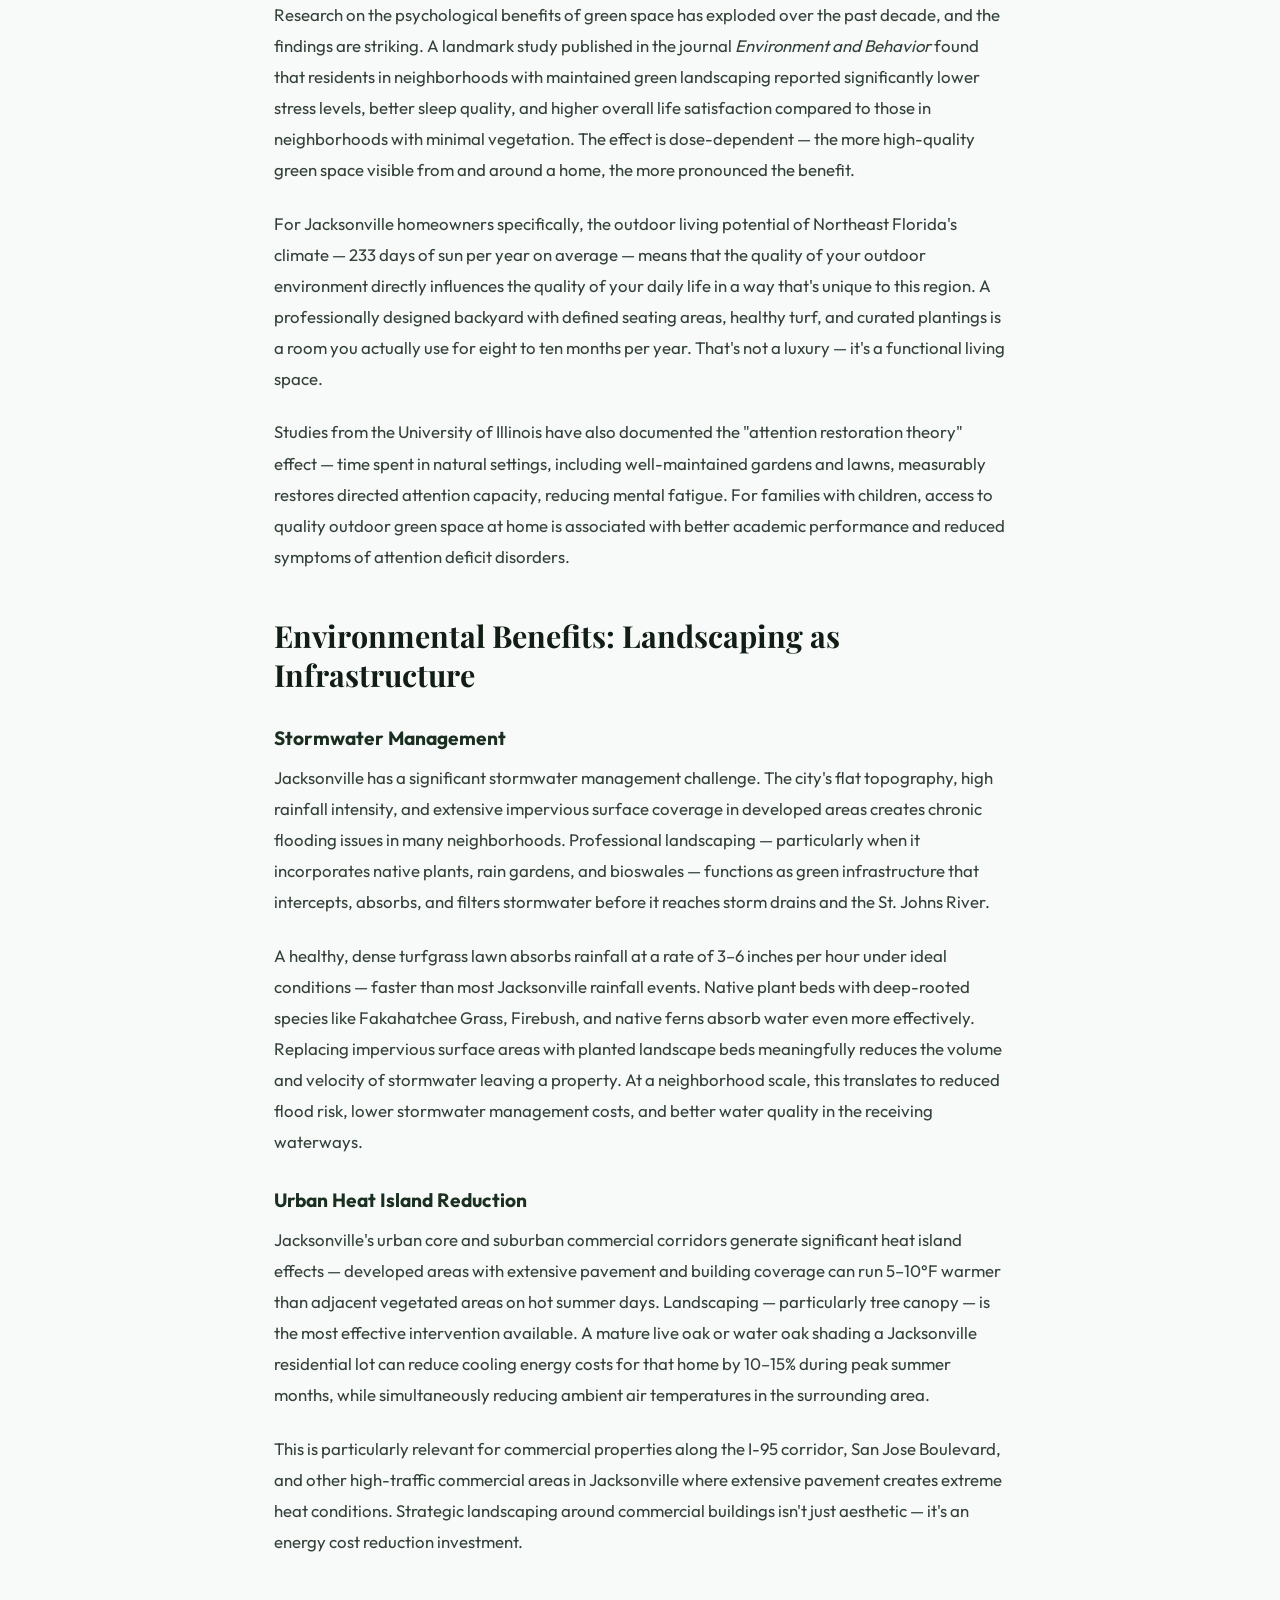
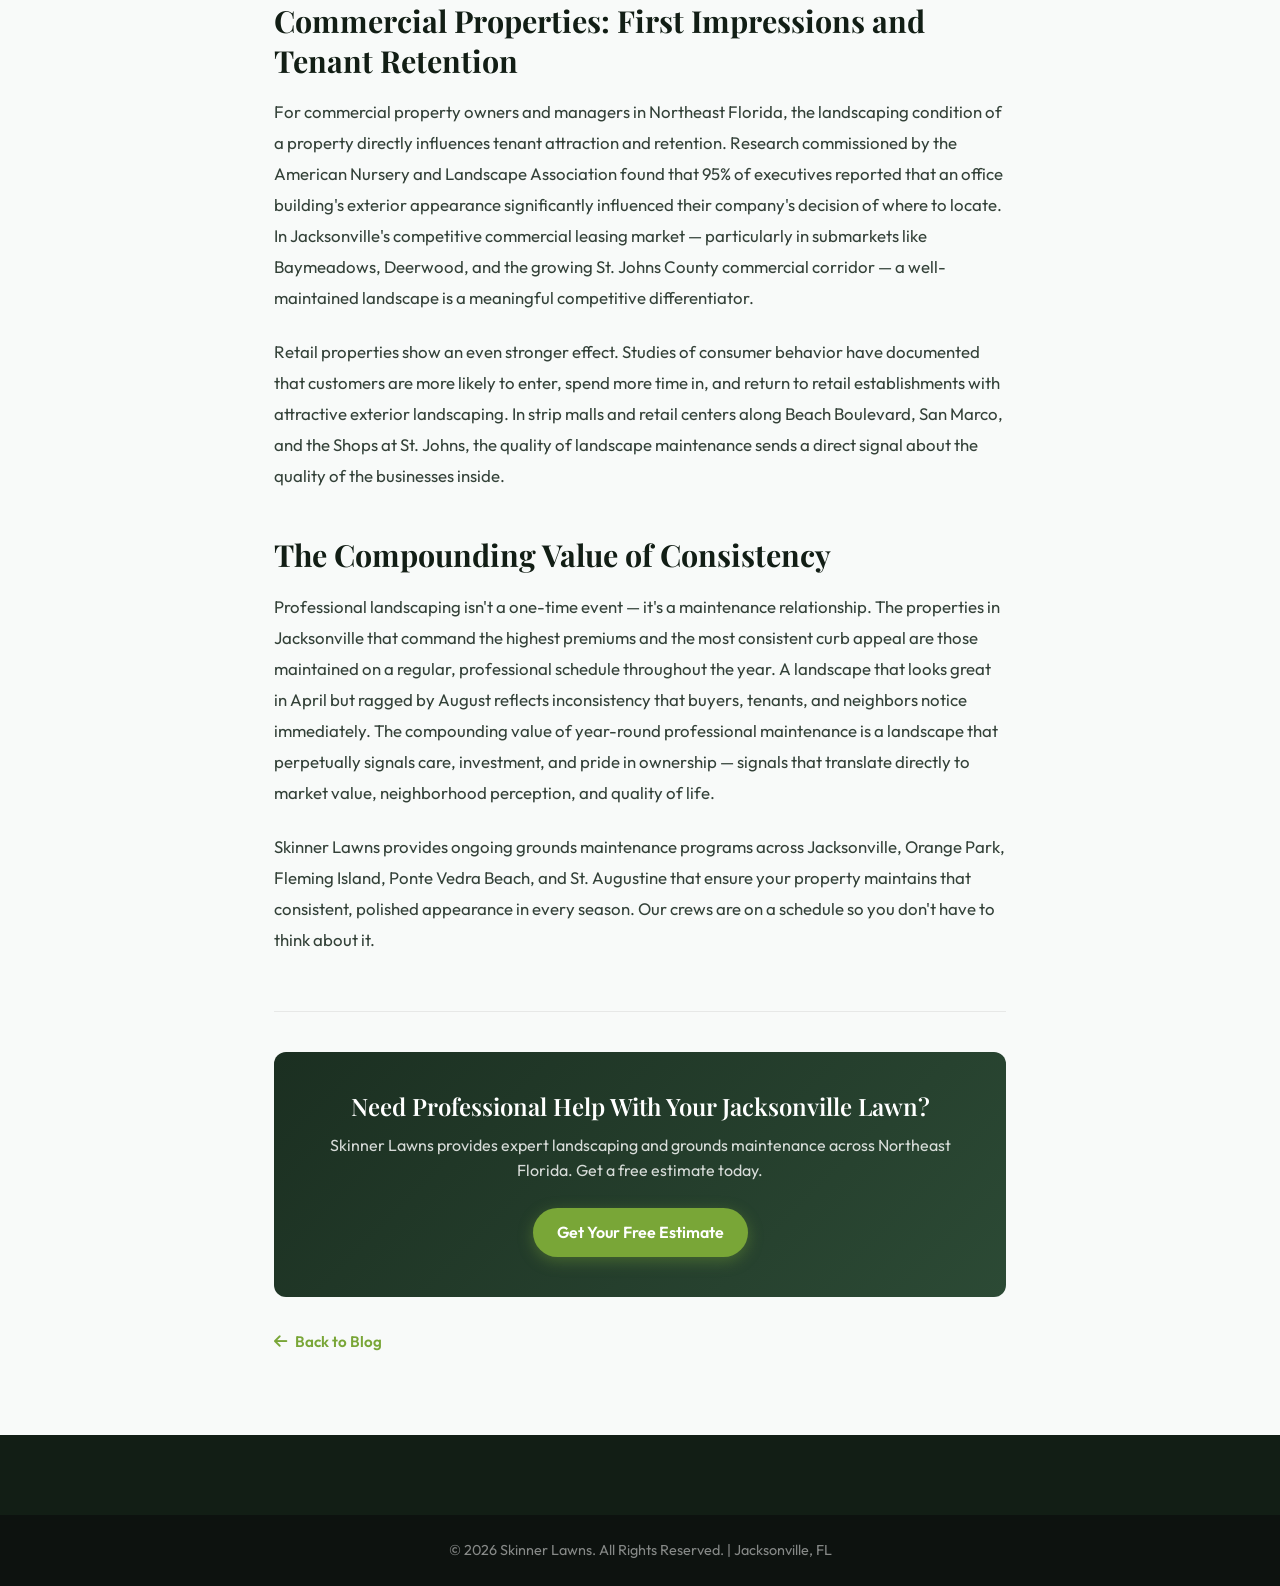
<file: blog/benefits-gardening-landscaping.html>
<!DOCTYPE html>
<html lang="en">
<head>
    <meta charset="UTF-8">
    <base href="/blog/">
    <meta name="viewport" content="width=device-width, initial-scale=1.0">
    <title>The Real Benefits of Professional Landscaping for Your Jacksonville Property | Skinner Lawns Blog</title>
    <meta name="description" content="Professional landscaping increases Jacksonville property values up to 15%, improves mental health, manages stormwater, and creates powerful first impressions for homes and businesses.">
    <link rel="preconnect" href="https://fonts.googleapis.com">
    <link rel="preconnect" href="https://fonts.gstatic.com" crossorigin>
    <link href="https://fonts.googleapis.com/css2?family=Outfit:wght@300;400;600;700&family=Playfair+Display:ital,wght@0,600;1,600&display=swap" rel="stylesheet">
    <link rel="stylesheet" href="https://cdnjs.cloudflare.com/ajax/libs/font-awesome/6.4.0/css/all.min.css">
    <link rel="stylesheet" href="../styles.css">
    <link rel="stylesheet" href="blog.css">
</head>
<body>
    <header class="navbar scrolled">
        <div class="container nav-container">
            <a href="../index.html" class="logo">
                <i class="fa-solid fa-leaf"></i>
                <span class="logo-text">Skinner<span class="logo-accent">Lawns</span></span>
            </a>
            <nav class="nav-links">
                <a href="../index.html">Home</a>
                <a href="../index.html#services">Services</a>
                <a href="../index.html#about">About</a>
                <a href="index.html">Blog</a>
                <a href="../index.html#contact" class="btn btn-primary">Free Estimate</a>
            </nav>
        </div>
    </header>

    <main class="blog-post-page">
        <article class="container blog-article">
            <header class="post-header">
                <div class="post-meta">
                    <span class="post-category">Landscaping</span>
                    <span class="post-date">January 2026</span>
                </div>
                <h1>The Real Benefits of Professional Landscaping for Your Jacksonville Property</h1>
                <p class="post-intro">Professional landscaping is often viewed as a luxury — something nice to have when the budget allows. The data tells a different story. Well-executed landscaping delivers measurable returns on property value, meaningful environmental benefits, and real psychological advantages that go well beyond a tidy front yard.</p>
            </header>
            <div class="post-body">

                <p>Jacksonville is a competitive real estate market. Whether you're maintaining a residential property in Riverside, a commercial complex in Deerwood, or a retail strip in St. Johns County, the way your exterior landscape looks sends an immediate message to everyone who sees it. Here's what the research — and real-world experience across Northeast Florida — says about what professional landscaping actually delivers.</p>

                <h2>Property Value: The Numbers Are Real</h2>
                <p>Multiple independent studies have examined the relationship between landscaping quality and residential property values, and the findings are consistent. Research published by the University of Michigan and replicated in subsequent studies found that high-quality, professionally maintained landscaping can increase a home's market value by <strong>10 to 15 percent</strong> compared to similar homes with minimal or neglected landscaping. In Jacksonville's current residential market, where median home values in neighborhoods like Mandarin, Bartram Park, and Nocatee regularly exceed $400,000, that represents $40,000 to $60,000 in potential added value from an investment that costs a fraction of that to establish and maintain.</p>
                <p>A separate study by the American Society of Landscape Architects found that professional landscaping can reduce a home's time on market by up to 6 weeks in competitive real estate environments. In practical terms, a well-landscaped home in Ponte Vedra or San Marco attracts more qualified buyers, generates more offers, and often closes above asking price compared to comparable properties with neglected or minimalist exterior landscaping.</p>
                <p>The ROI calculation for landscaping is more favorable than most home improvement categories. Kitchen renovations return approximately 60–70 cents per dollar spent; bathroom remodels return similar figures. Quality landscaping consistently returns 100 cents per dollar or better when maintained over time, because it compounds — unlike interior renovations, which depreciate as styles change, a mature, well-designed landscape gains value as plants grow and establish.</p>

                <h2>Mental Health: What Access to Green Space Actually Does</h2>
                <p>Research on the psychological benefits of green space has exploded over the past decade, and the findings are striking. A landmark study published in the journal <em>Environment and Behavior</em> found that residents in neighborhoods with maintained green landscaping reported significantly lower stress levels, better sleep quality, and higher overall life satisfaction compared to those in neighborhoods with minimal vegetation. The effect is dose-dependent — the more high-quality green space visible from and around a home, the more pronounced the benefit.</p>
                <p>For Jacksonville homeowners specifically, the outdoor living potential of Northeast Florida's climate — 233 days of sun per year on average — means that the quality of your outdoor environment directly influences the quality of your daily life in a way that's unique to this region. A professionally designed backyard with defined seating areas, healthy turf, and curated plantings is a room you actually use for eight to ten months per year. That's not a luxury — it's a functional living space.</p>
                <p>Studies from the University of Illinois have also documented the "attention restoration theory" effect — time spent in natural settings, including well-maintained gardens and lawns, measurably restores directed attention capacity, reducing mental fatigue. For families with children, access to quality outdoor green space at home is associated with better academic performance and reduced symptoms of attention deficit disorders.</p>

                <h2>Environmental Benefits: Landscaping as Infrastructure</h2>
                <h3>Stormwater Management</h3>
                <p>Jacksonville has a significant stormwater management challenge. The city's flat topography, high rainfall intensity, and extensive impervious surface coverage in developed areas creates chronic flooding issues in many neighborhoods. Professional landscaping — particularly when it incorporates native plants, rain gardens, and bioswales — functions as green infrastructure that intercepts, absorbs, and filters stormwater before it reaches storm drains and the St. Johns River.</p>
                <p>A healthy, dense turfgrass lawn absorbs rainfall at a rate of 3–6 inches per hour under ideal conditions — faster than most Jacksonville rainfall events. Native plant beds with deep-rooted species like Fakahatchee Grass, Firebush, and native ferns absorb water even more effectively. Replacing impervious surface areas with planted landscape beds meaningfully reduces the volume and velocity of stormwater leaving a property. At a neighborhood scale, this translates to reduced flood risk, lower stormwater management costs, and better water quality in the receiving waterways.</p>

                <h3>Urban Heat Island Reduction</h3>
                <p>Jacksonville's urban core and suburban commercial corridors generate significant heat island effects — developed areas with extensive pavement and building coverage can run 5–10°F warmer than adjacent vegetated areas on hot summer days. Landscaping — particularly tree canopy — is the most effective intervention available. A mature live oak or water oak shading a Jacksonville residential lot can reduce cooling energy costs for that home by 10–15% during peak summer months, while simultaneously reducing ambient air temperatures in the surrounding area.</p>
                <p>This is particularly relevant for commercial properties along the I-95 corridor, San Jose Boulevard, and other high-traffic commercial areas in Jacksonville where extensive pavement creates extreme heat conditions. Strategic landscaping around commercial buildings isn't just aesthetic — it's an energy cost reduction investment.</p>

                <h2>Commercial Properties: First Impressions and Tenant Retention</h2>
                <p>For commercial property owners and managers in Northeast Florida, the landscaping condition of a property directly influences tenant attraction and retention. Research commissioned by the American Nursery and Landscape Association found that 95% of executives reported that an office building's exterior appearance significantly influenced their company's decision of where to locate. In Jacksonville's competitive commercial leasing market — particularly in submarkets like Baymeadows, Deerwood, and the growing St. Johns County commercial corridor — a well-maintained landscape is a meaningful competitive differentiator.</p>
                <p>Retail properties show an even stronger effect. Studies of consumer behavior have documented that customers are more likely to enter, spend more time in, and return to retail establishments with attractive exterior landscaping. In strip malls and retail centers along Beach Boulevard, San Marco, and the Shops at St. Johns, the quality of landscape maintenance sends a direct signal about the quality of the businesses inside.</p>

                <h2>The Compounding Value of Consistency</h2>
                <p>Professional landscaping isn't a one-time event — it's a maintenance relationship. The properties in Jacksonville that command the highest premiums and the most consistent curb appeal are those maintained on a regular, professional schedule throughout the year. A landscape that looks great in April but ragged by August reflects inconsistency that buyers, tenants, and neighbors notice immediately. The compounding value of year-round professional maintenance is a landscape that perpetually signals care, investment, and pride in ownership — signals that translate directly to market value, neighborhood perception, and quality of life.</p>
                <p>Skinner Lawns provides ongoing grounds maintenance programs across Jacksonville, Orange Park, Fleming Island, Ponte Vedra Beach, and St. Augustine that ensure your property maintains that consistent, polished appearance in every season. Our crews are on a schedule so you don't have to think about it.</p>

            </div>
            <footer class="post-footer">
                <div class="post-cta">
                    <h3>Need Professional Help With Your Jacksonville Lawn?</h3>
                    <p>Skinner Lawns provides expert landscaping and grounds maintenance across Northeast Florida. Get a free estimate today.</p>
                    <a href="../index.html#contact" class="btn btn-primary">Get Your Free Estimate</a>
                </div>
                <a href="index.html" class="back-to-blog"><i class="fa-solid fa-arrow-left"></i> Back to Blog</a>
            </footer>
        </article>
    </main>

    <footer class="footer">
        <div class="footer-bottom">
            <div class="container">
                <p>&copy; 2026 Skinner Lawns. All Rights Reserved. | Jacksonville, FL</p>
            </div>
        </div>
    </footer>
</body>
</html>
</file>
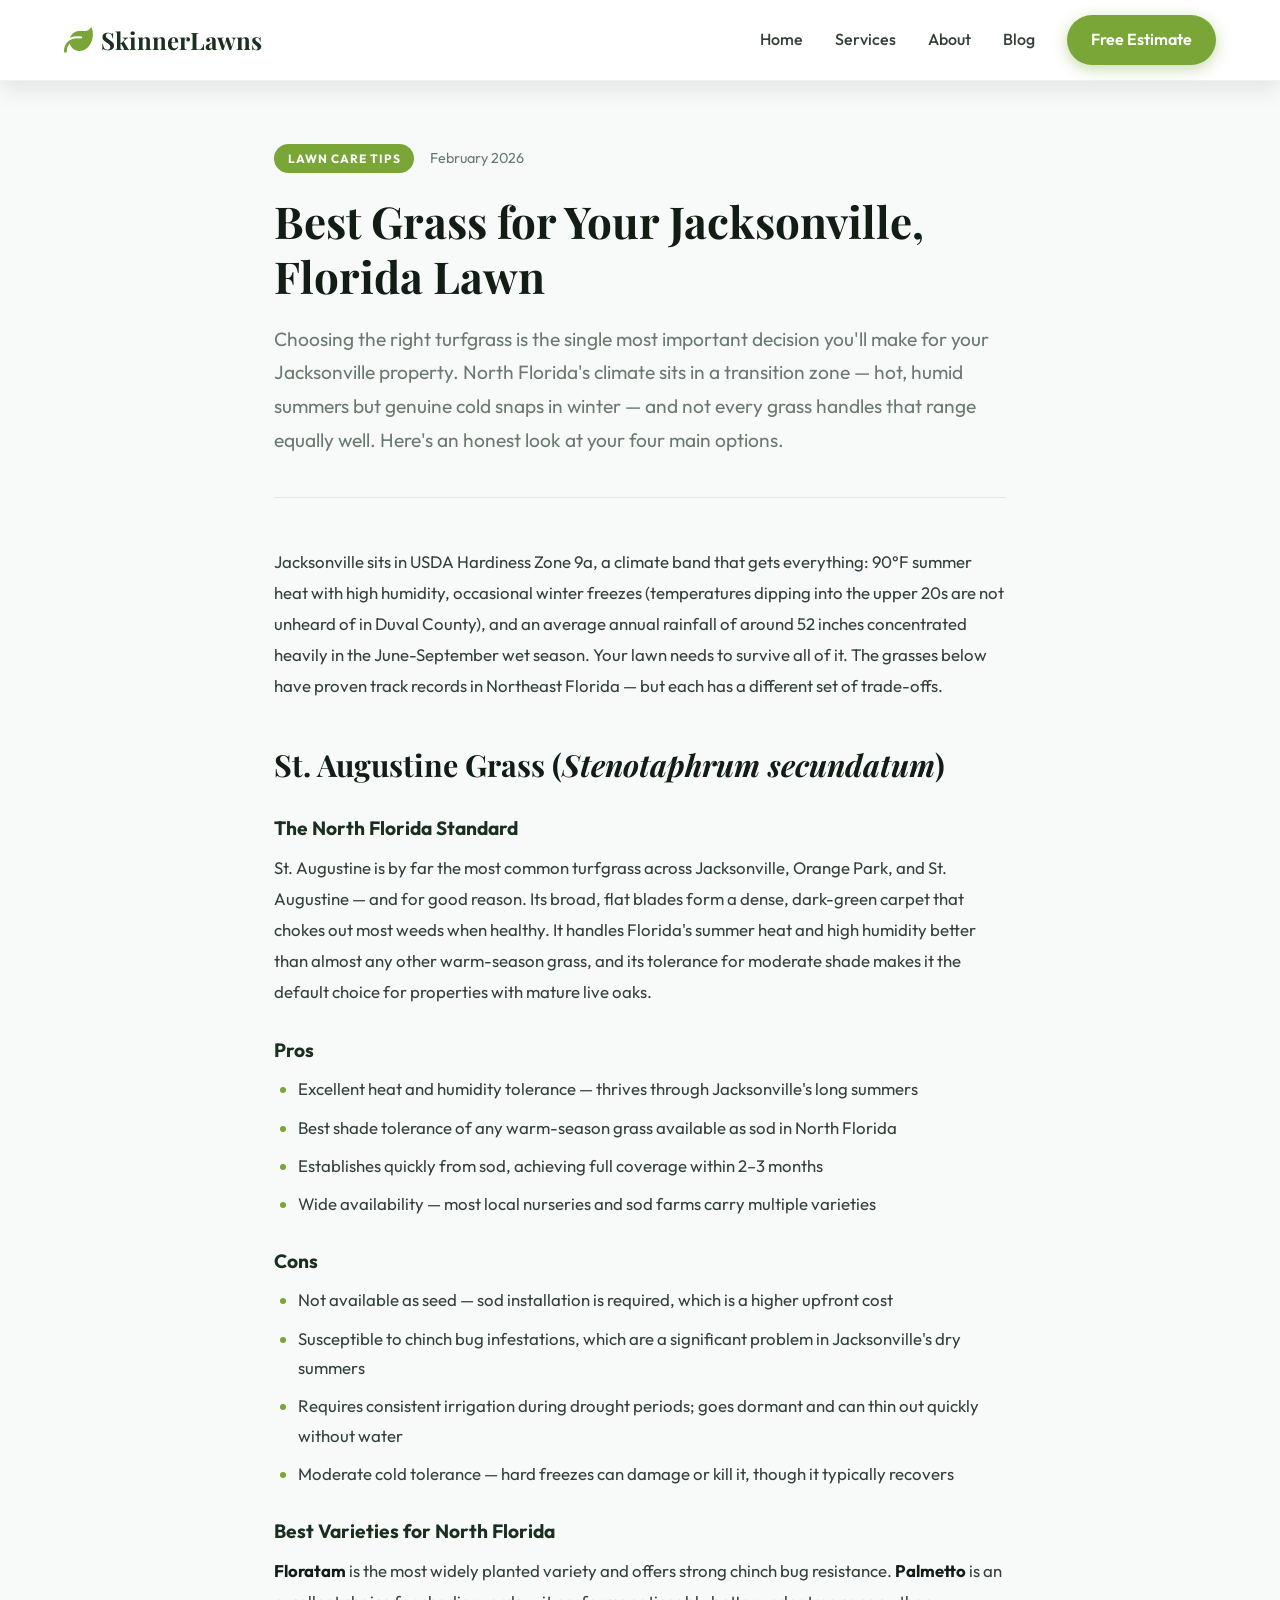
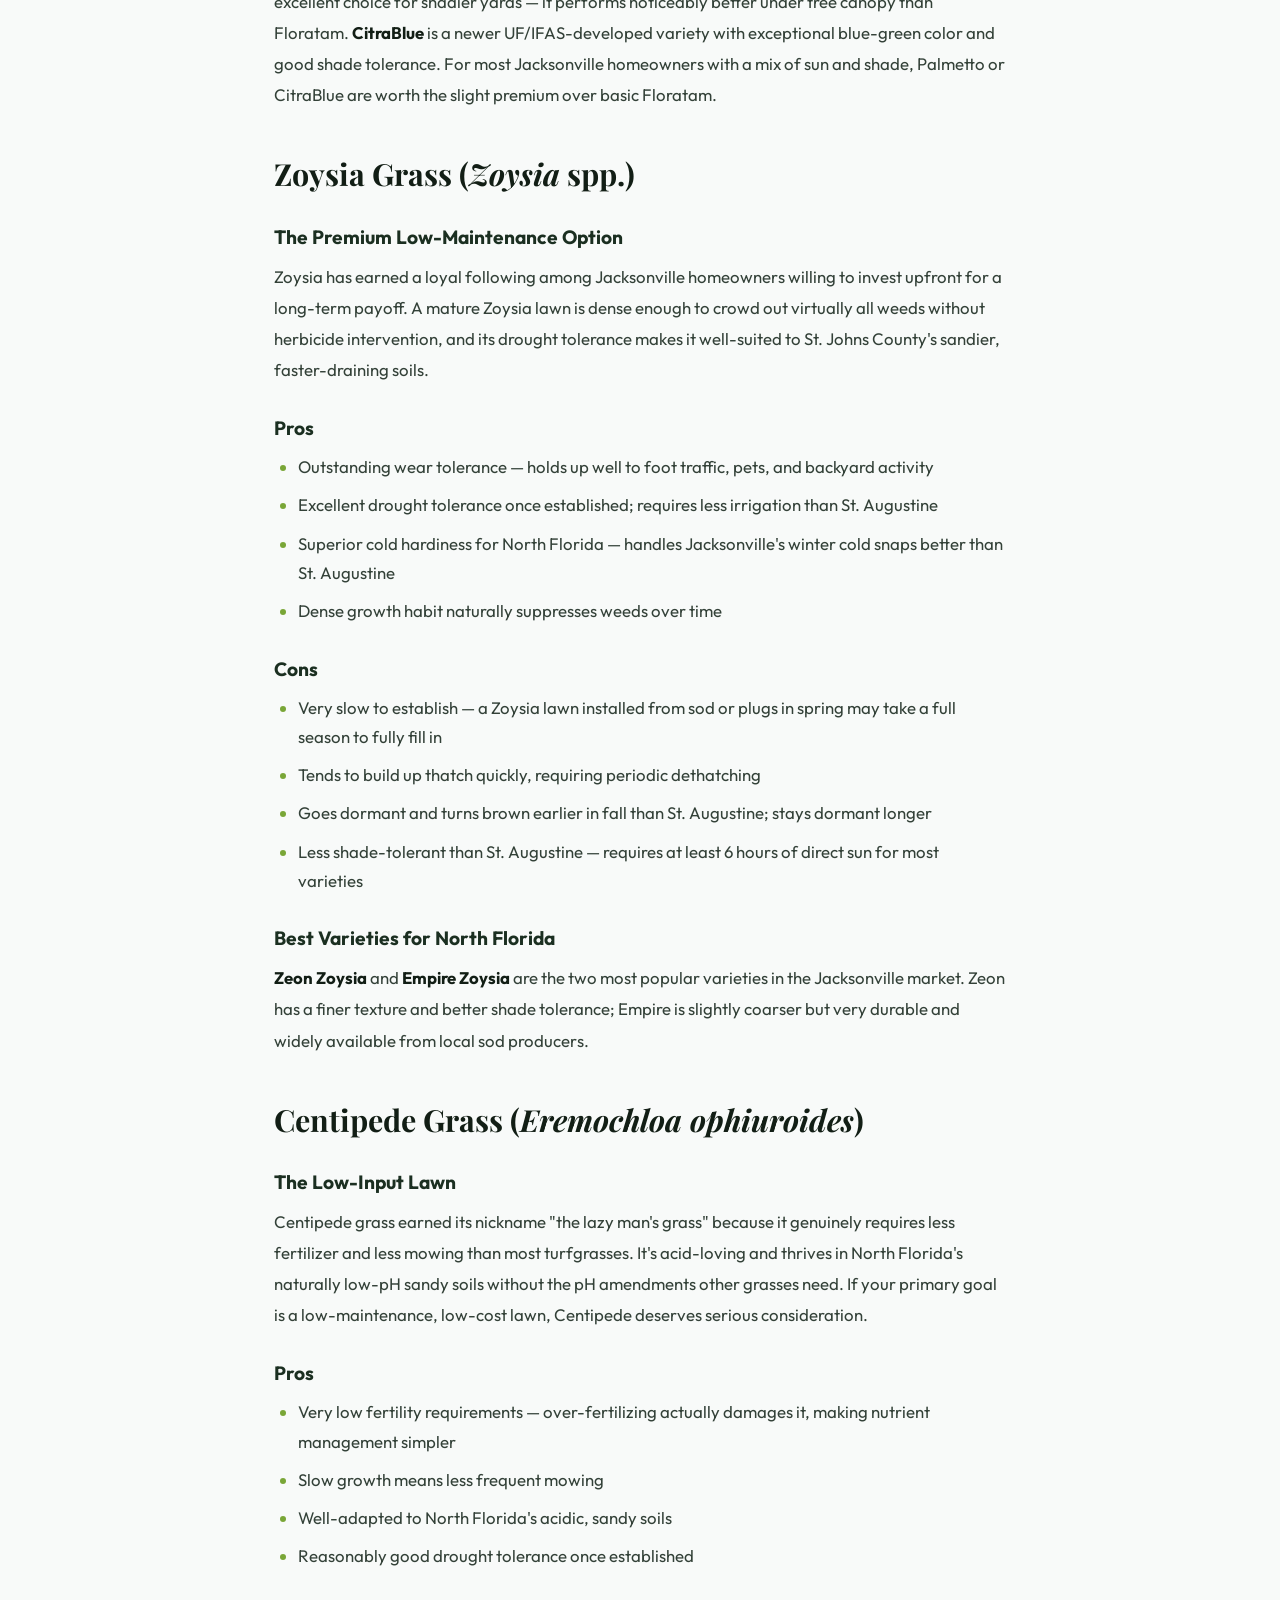
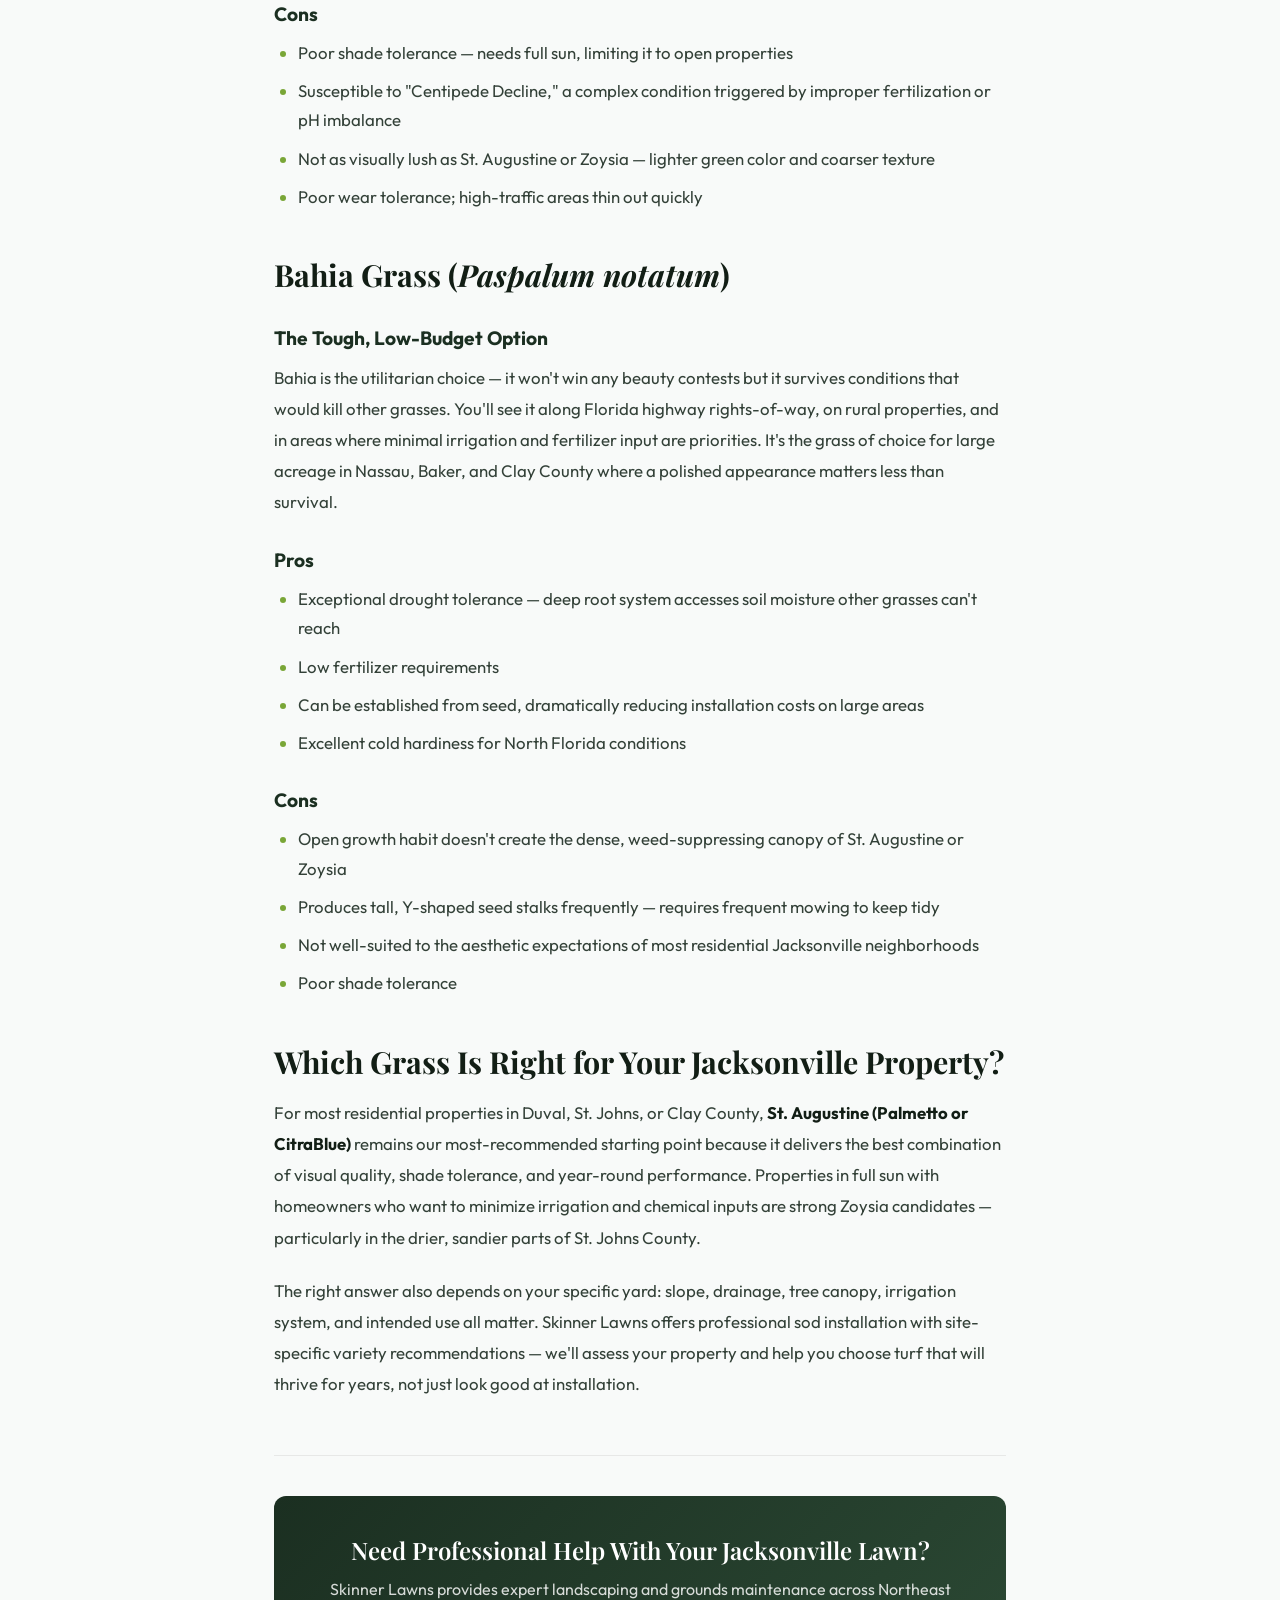
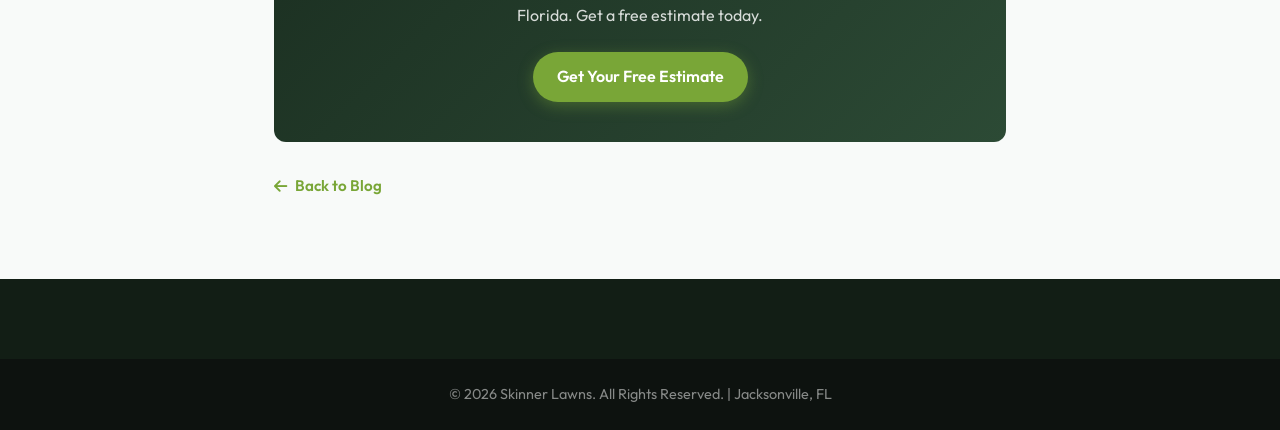
<file: blog/best-grass-florida-lawn.html>
<!DOCTYPE html>
<html lang="en">
<head>
    <meta charset="UTF-8">
    <base href="/blog/">
    <meta name="viewport" content="width=device-width, initial-scale=1.0">
    <title>Best Grass for Your Jacksonville, Florida Lawn | Skinner Lawns Blog</title>
    <meta name="description" content="Compare St. Augustine, Zoysia, Centipede, and Bahia grass for North Florida lawns. Expert guidance on the best turf for Jacksonville's climate, soils, and shade.">
    <link rel="preconnect" href="https://fonts.googleapis.com">
    <link rel="preconnect" href="https://fonts.gstatic.com" crossorigin>
    <link href="https://fonts.googleapis.com/css2?family=Outfit:wght@300;400;600;700&family=Playfair+Display:ital,wght@0,600;1,600&display=swap" rel="stylesheet">
    <link rel="stylesheet" href="https://cdnjs.cloudflare.com/ajax/libs/font-awesome/6.4.0/css/all.min.css">
    <link rel="stylesheet" href="../styles.css">
    <link rel="stylesheet" href="blog.css">
</head>
<body>
    <header class="navbar scrolled">
        <div class="container nav-container">
            <a href="../index.html" class="logo">
                <i class="fa-solid fa-leaf"></i>
                <span class="logo-text">Skinner<span class="logo-accent">Lawns</span></span>
            </a>
            <nav class="nav-links">
                <a href="../index.html">Home</a>
                <a href="../index.html#services">Services</a>
                <a href="../index.html#about">About</a>
                <a href="index.html">Blog</a>
                <a href="../index.html#contact" class="btn btn-primary">Free Estimate</a>
            </nav>
        </div>
    </header>

    <main class="blog-post-page">
        <article class="container blog-article">
            <header class="post-header">
                <div class="post-meta">
                    <span class="post-category">Lawn Care Tips</span>
                    <span class="post-date">February 2026</span>
                </div>
                <h1>Best Grass for Your Jacksonville, Florida Lawn</h1>
                <p class="post-intro">Choosing the right turfgrass is the single most important decision you'll make for your Jacksonville property. North Florida's climate sits in a transition zone — hot, humid summers but genuine cold snaps in winter — and not every grass handles that range equally well. Here's an honest look at your four main options.</p>
            </header>
            <div class="post-body">

                <p>Jacksonville sits in USDA Hardiness Zone 9a, a climate band that gets everything: 90°F summer heat with high humidity, occasional winter freezes (temperatures dipping into the upper 20s are not unheard of in Duval County), and an average annual rainfall of around 52 inches concentrated heavily in the June-September wet season. Your lawn needs to survive all of it. The grasses below have proven track records in Northeast Florida — but each has a different set of trade-offs.</p>

                <h2>St. Augustine Grass (<em>Stenotaphrum secundatum</em>)</h2>
                <h3>The North Florida Standard</h3>
                <p>St. Augustine is by far the most common turfgrass across Jacksonville, Orange Park, and St. Augustine — and for good reason. Its broad, flat blades form a dense, dark-green carpet that chokes out most weeds when healthy. It handles Florida's summer heat and high humidity better than almost any other warm-season grass, and its tolerance for moderate shade makes it the default choice for properties with mature live oaks.</p>

                <h3>Pros</h3>
                <ul>
                    <li>Excellent heat and humidity tolerance — thrives through Jacksonville's long summers</li>
                    <li>Best shade tolerance of any warm-season grass available as sod in North Florida</li>
                    <li>Establishes quickly from sod, achieving full coverage within 2–3 months</li>
                    <li>Wide availability — most local nurseries and sod farms carry multiple varieties</li>
                </ul>

                <h3>Cons</h3>
                <ul>
                    <li>Not available as seed — sod installation is required, which is a higher upfront cost</li>
                    <li>Susceptible to chinch bug infestations, which are a significant problem in Jacksonville's dry summers</li>
                    <li>Requires consistent irrigation during drought periods; goes dormant and can thin out quickly without water</li>
                    <li>Moderate cold tolerance — hard freezes can damage or kill it, though it typically recovers</li>
                </ul>

                <h3>Best Varieties for North Florida</h3>
                <p><strong>Floratam</strong> is the most widely planted variety and offers strong chinch bug resistance. <strong>Palmetto</strong> is an excellent choice for shadier yards — it performs noticeably better under tree canopy than Floratam. <strong>CitraBlue</strong> is a newer UF/IFAS-developed variety with exceptional blue-green color and good shade tolerance. For most Jacksonville homeowners with a mix of sun and shade, Palmetto or CitraBlue are worth the slight premium over basic Floratam.</p>

                <h2>Zoysia Grass (<em>Zoysia</em> spp.)</h2>
                <h3>The Premium Low-Maintenance Option</h3>
                <p>Zoysia has earned a loyal following among Jacksonville homeowners willing to invest upfront for a long-term payoff. A mature Zoysia lawn is dense enough to crowd out virtually all weeds without herbicide intervention, and its drought tolerance makes it well-suited to St. Johns County's sandier, faster-draining soils.</p>

                <h3>Pros</h3>
                <ul>
                    <li>Outstanding wear tolerance — holds up well to foot traffic, pets, and backyard activity</li>
                    <li>Excellent drought tolerance once established; requires less irrigation than St. Augustine</li>
                    <li>Superior cold hardiness for North Florida — handles Jacksonville's winter cold snaps better than St. Augustine</li>
                    <li>Dense growth habit naturally suppresses weeds over time</li>
                </ul>

                <h3>Cons</h3>
                <ul>
                    <li>Very slow to establish — a Zoysia lawn installed from sod or plugs in spring may take a full season to fully fill in</li>
                    <li>Tends to build up thatch quickly, requiring periodic dethatching</li>
                    <li>Goes dormant and turns brown earlier in fall than St. Augustine; stays dormant longer</li>
                    <li>Less shade-tolerant than St. Augustine — requires at least 6 hours of direct sun for most varieties</li>
                </ul>

                <h3>Best Varieties for North Florida</h3>
                <p><strong>Zeon Zoysia</strong> and <strong>Empire Zoysia</strong> are the two most popular varieties in the Jacksonville market. Zeon has a finer texture and better shade tolerance; Empire is slightly coarser but very durable and widely available from local sod producers.</p>

                <h2>Centipede Grass (<em>Eremochloa ophiuroides</em>)</h2>
                <h3>The Low-Input Lawn</h3>
                <p>Centipede grass earned its nickname "the lazy man's grass" because it genuinely requires less fertilizer and less mowing than most turfgrasses. It's acid-loving and thrives in North Florida's naturally low-pH sandy soils without the pH amendments other grasses need. If your primary goal is a low-maintenance, low-cost lawn, Centipede deserves serious consideration.</p>

                <h3>Pros</h3>
                <ul>
                    <li>Very low fertility requirements — over-fertilizing actually damages it, making nutrient management simpler</li>
                    <li>Slow growth means less frequent mowing</li>
                    <li>Well-adapted to North Florida's acidic, sandy soils</li>
                    <li>Reasonably good drought tolerance once established</li>
                </ul>

                <h3>Cons</h3>
                <ul>
                    <li>Poor shade tolerance — needs full sun, limiting it to open properties</li>
                    <li>Susceptible to "Centipede Decline," a complex condition triggered by improper fertilization or pH imbalance</li>
                    <li>Not as visually lush as St. Augustine or Zoysia — lighter green color and coarser texture</li>
                    <li>Poor wear tolerance; high-traffic areas thin out quickly</li>
                </ul>

                <h2>Bahia Grass (<em>Paspalum notatum</em>)</h2>
                <h3>The Tough, Low-Budget Option</h3>
                <p>Bahia is the utilitarian choice — it won't win any beauty contests but it survives conditions that would kill other grasses. You'll see it along Florida highway rights-of-way, on rural properties, and in areas where minimal irrigation and fertilizer input are priorities. It's the grass of choice for large acreage in Nassau, Baker, and Clay County where a polished appearance matters less than survival.</p>

                <h3>Pros</h3>
                <ul>
                    <li>Exceptional drought tolerance — deep root system accesses soil moisture other grasses can't reach</li>
                    <li>Low fertilizer requirements</li>
                    <li>Can be established from seed, dramatically reducing installation costs on large areas</li>
                    <li>Excellent cold hardiness for North Florida conditions</li>
                </ul>

                <h3>Cons</h3>
                <ul>
                    <li>Open growth habit doesn't create the dense, weed-suppressing canopy of St. Augustine or Zoysia</li>
                    <li>Produces tall, Y-shaped seed stalks frequently — requires frequent mowing to keep tidy</li>
                    <li>Not well-suited to the aesthetic expectations of most residential Jacksonville neighborhoods</li>
                    <li>Poor shade tolerance</li>
                </ul>

                <h2>Which Grass Is Right for Your Jacksonville Property?</h2>
                <p>For most residential properties in Duval, St. Johns, or Clay County, <strong>St. Augustine (Palmetto or CitraBlue)</strong> remains our most-recommended starting point because it delivers the best combination of visual quality, shade tolerance, and year-round performance. Properties in full sun with homeowners who want to minimize irrigation and chemical inputs are strong Zoysia candidates — particularly in the drier, sandier parts of St. Johns County.</p>
                <p>The right answer also depends on your specific yard: slope, drainage, tree canopy, irrigation system, and intended use all matter. Skinner Lawns offers professional sod installation with site-specific variety recommendations — we'll assess your property and help you choose turf that will thrive for years, not just look good at installation.</p>

            </div>
            <footer class="post-footer">
                <div class="post-cta">
                    <h3>Need Professional Help With Your Jacksonville Lawn?</h3>
                    <p>Skinner Lawns provides expert landscaping and grounds maintenance across Northeast Florida. Get a free estimate today.</p>
                    <a href="../index.html#contact" class="btn btn-primary">Get Your Free Estimate</a>
                </div>
                <a href="index.html" class="back-to-blog"><i class="fa-solid fa-arrow-left"></i> Back to Blog</a>
            </footer>
        </article>
    </main>

    <footer class="footer">
        <div class="footer-bottom">
            <div class="container">
                <p>&copy; 2026 Skinner Lawns. All Rights Reserved. | Jacksonville, FL</p>
            </div>
        </div>
    </footer>
</body>
</html>
</file>
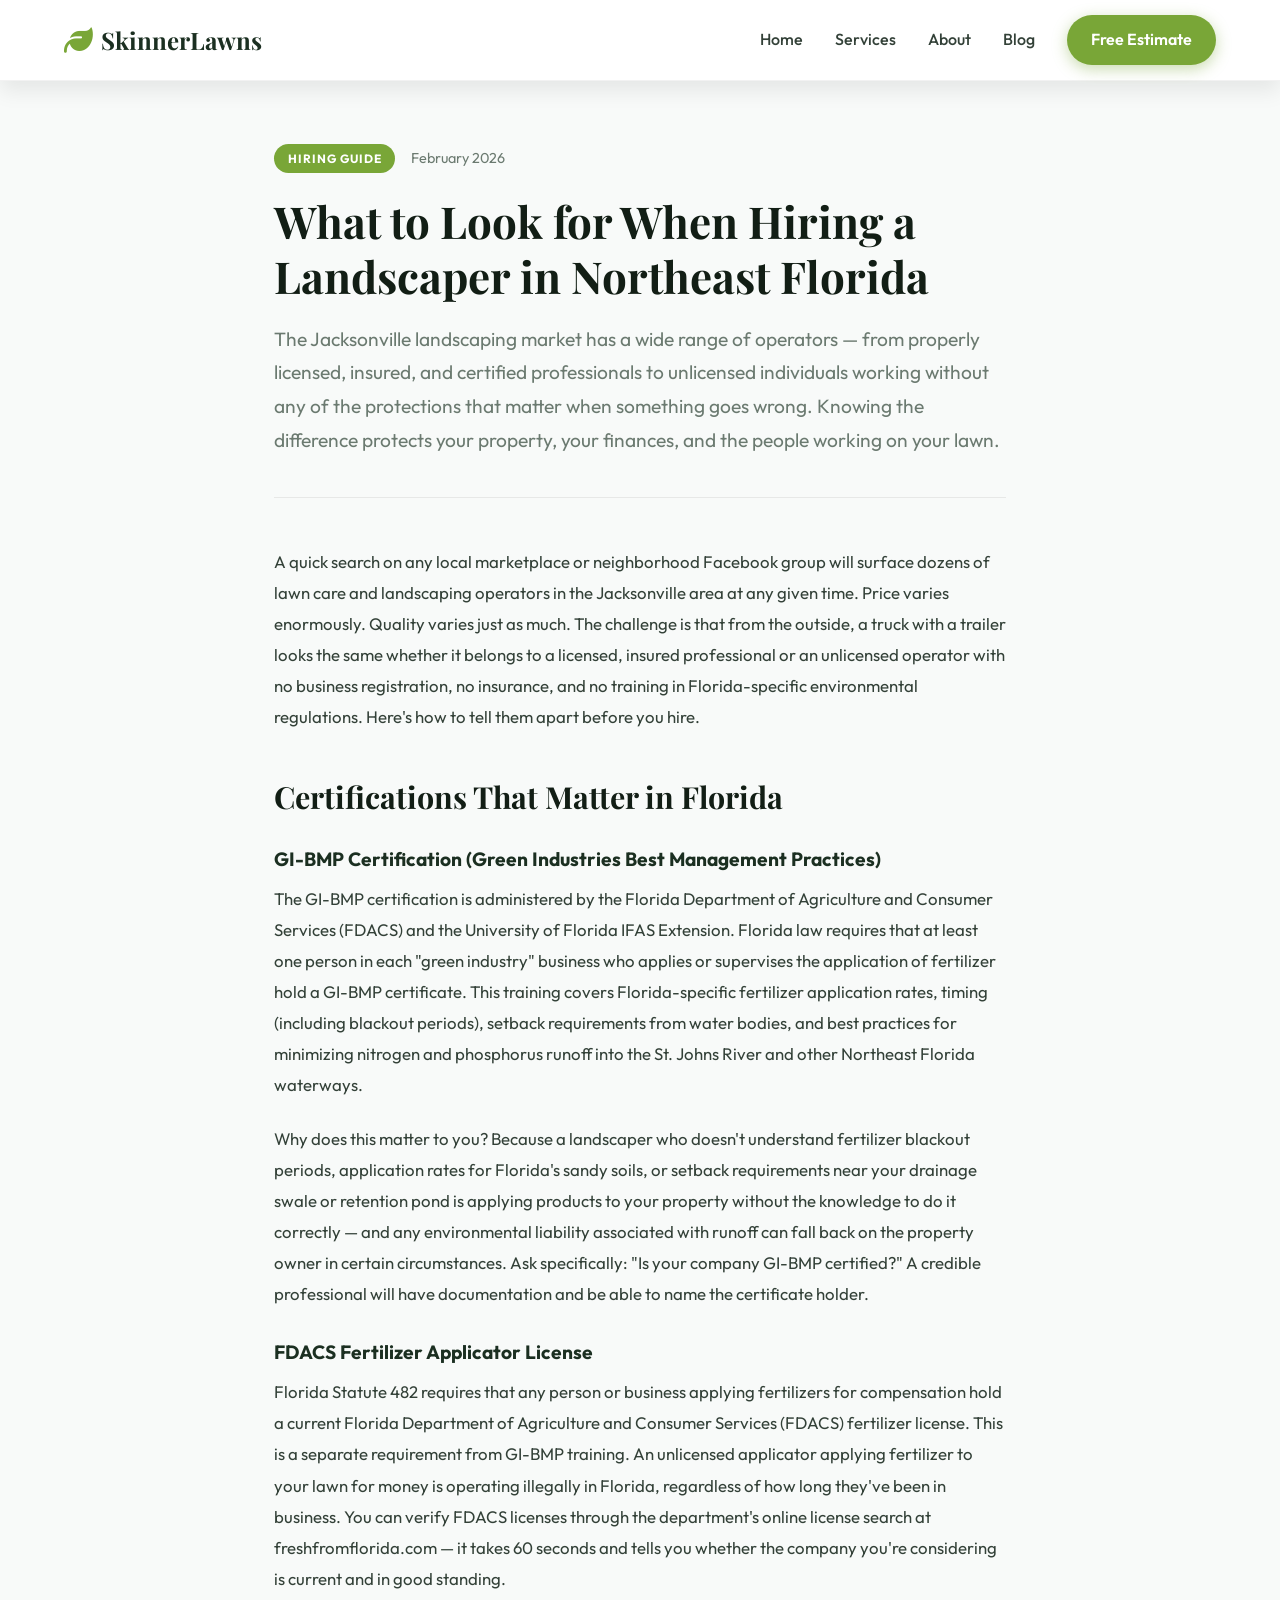
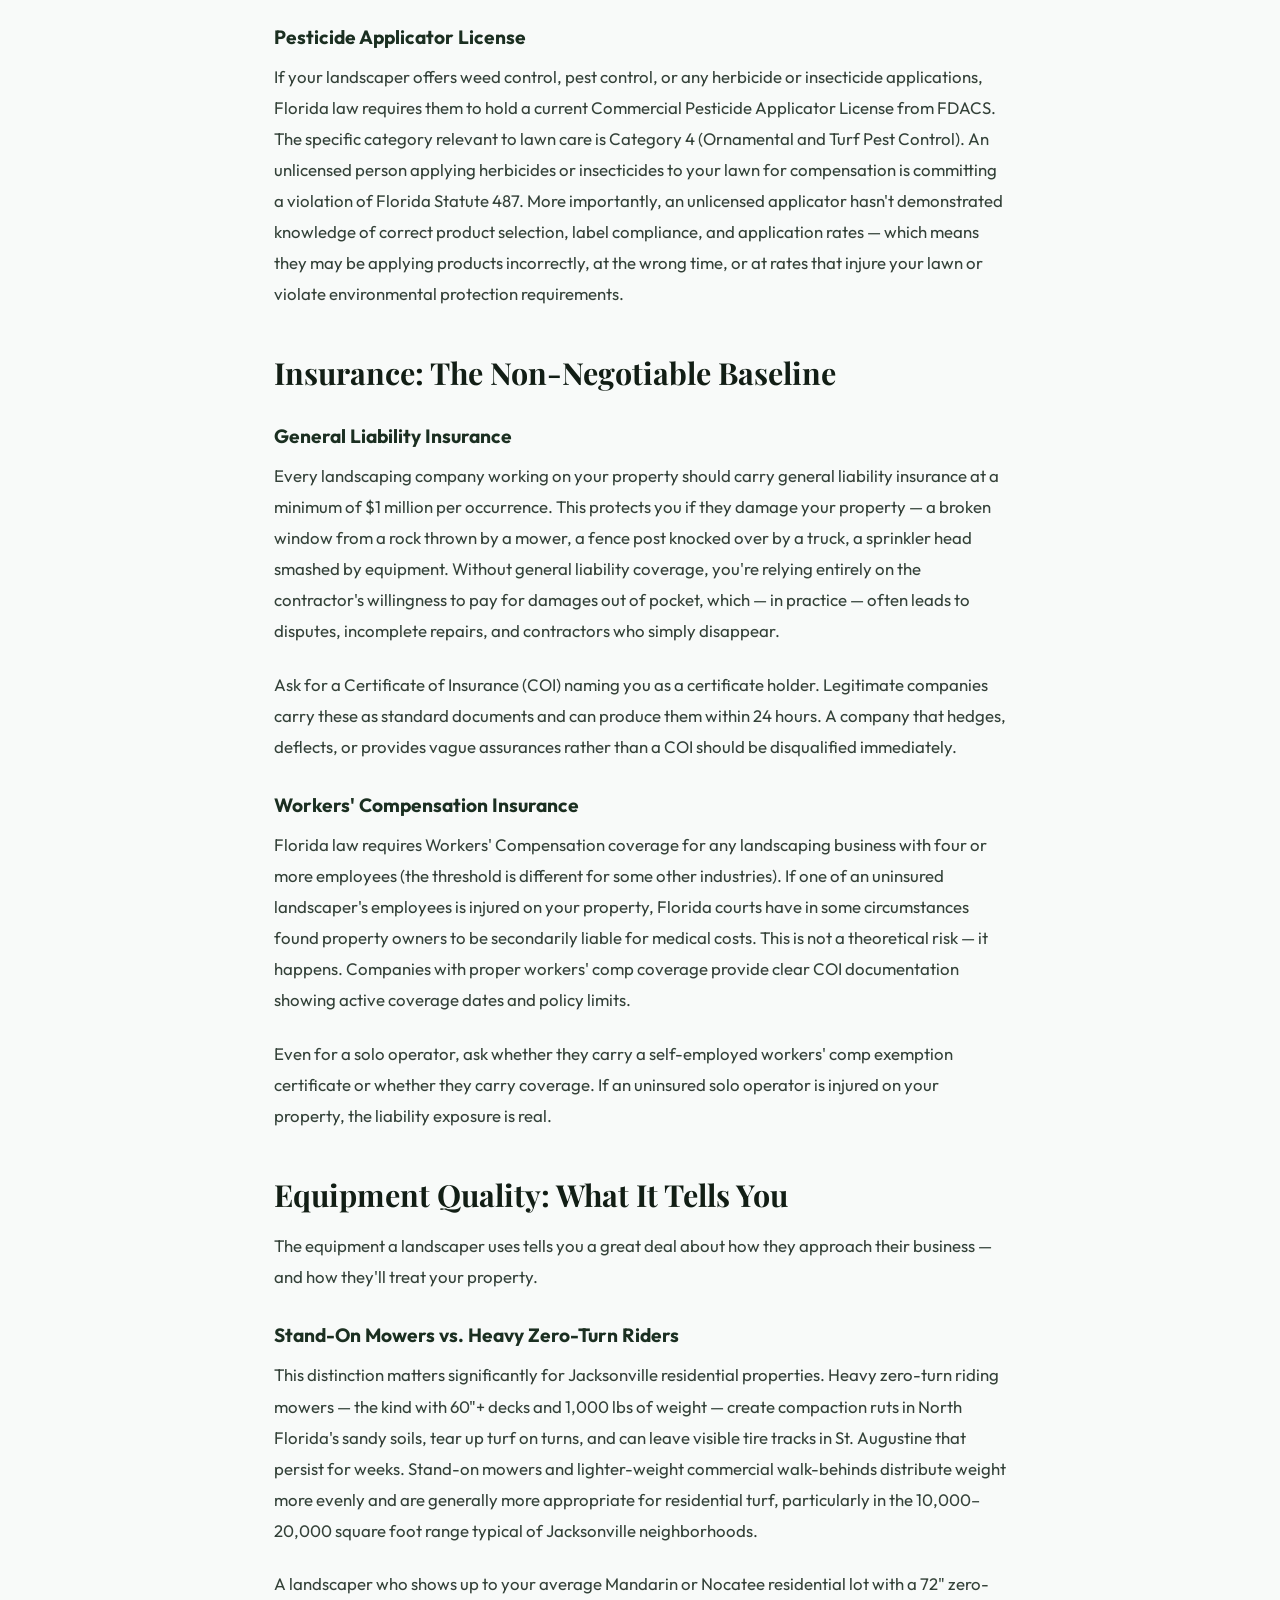
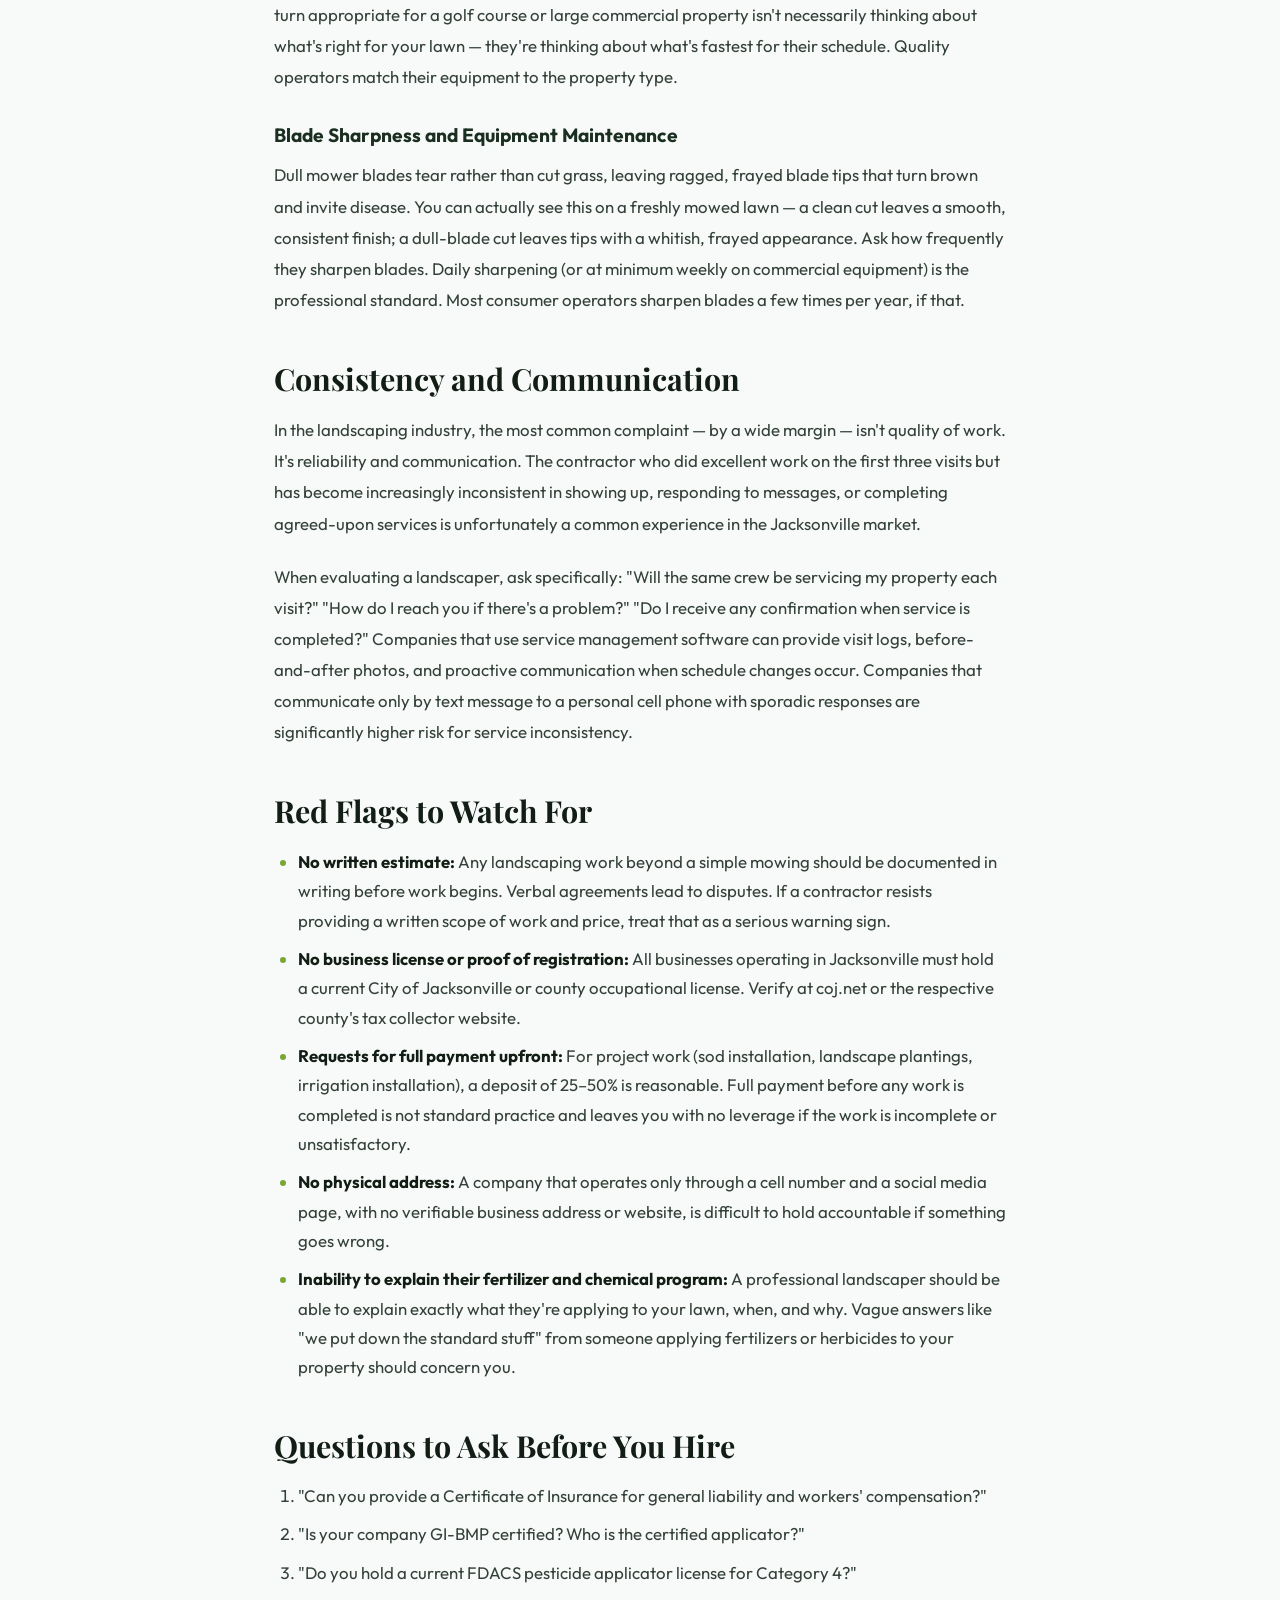
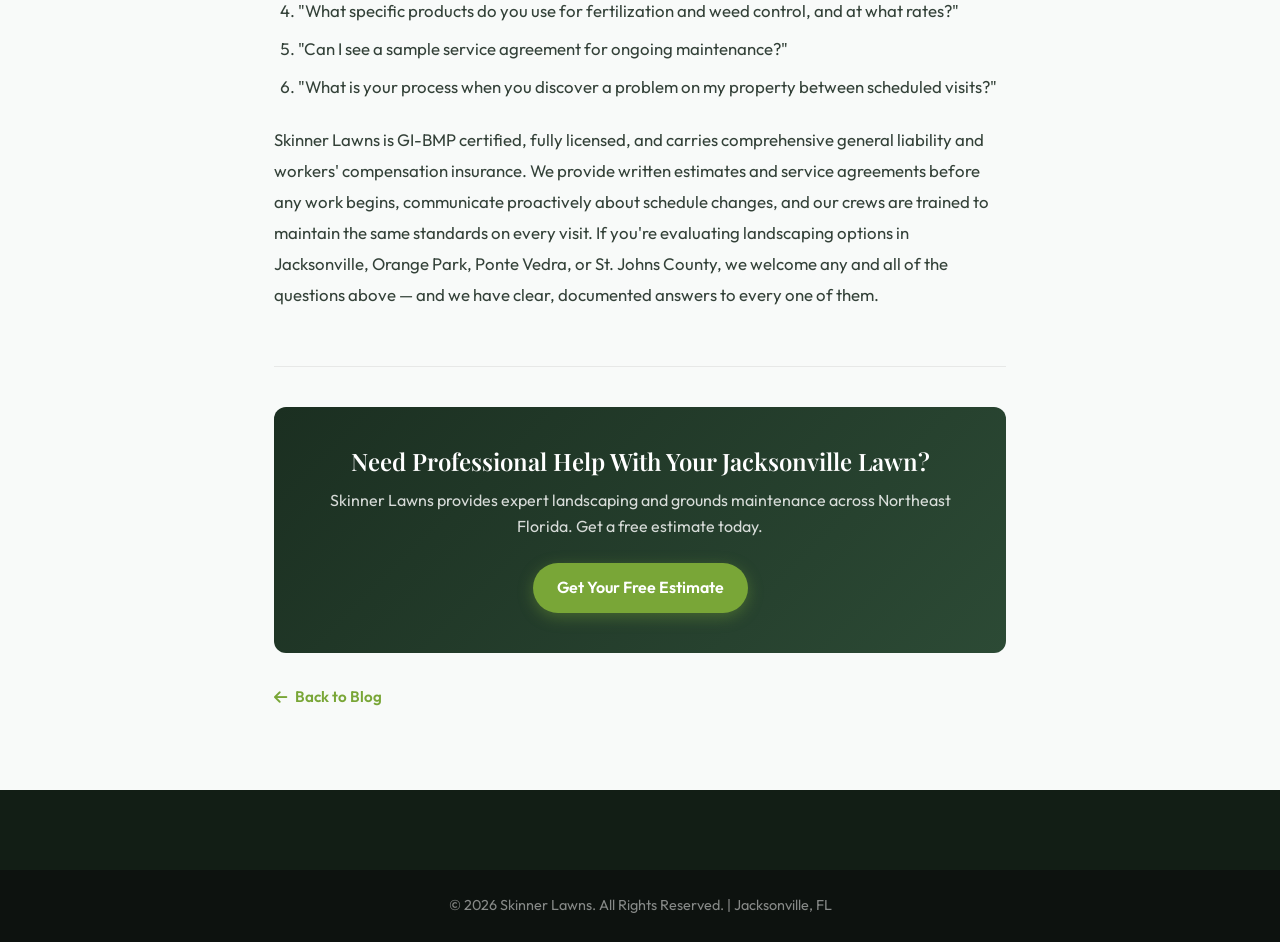
<file: blog/hiring-landscaper-northeast-florida.html>
<!DOCTYPE html>
<html lang="en">
<head>
    <meta charset="UTF-8">
    <base href="/blog/">
    <meta name="viewport" content="width=device-width, initial-scale=1.0">
    <title>What to Look for When Hiring a Landscaper in Northeast Florida | Skinner Lawns Blog</title>
    <meta name="description" content="How to hire a landscaper in Jacksonville, FL: certifications, insurance, equipment, red flags, and questions to ask. GI-BMP, FDACS licensing, and what separates pros from risks.">
    <link rel="preconnect" href="https://fonts.googleapis.com">
    <link rel="preconnect" href="https://fonts.gstatic.com" crossorigin>
    <link href="https://fonts.googleapis.com/css2?family=Outfit:wght@300;400;600;700&family=Playfair+Display:ital,wght@0,600;1,600&display=swap" rel="stylesheet">
    <link rel="stylesheet" href="https://cdnjs.cloudflare.com/ajax/libs/font-awesome/6.4.0/css/all.min.css">
    <link rel="stylesheet" href="../styles.css">
    <link rel="stylesheet" href="blog.css">
</head>
<body>
    <header class="navbar scrolled">
        <div class="container nav-container">
            <a href="../index.html" class="logo">
                <i class="fa-solid fa-leaf"></i>
                <span class="logo-text">Skinner<span class="logo-accent">Lawns</span></span>
            </a>
            <nav class="nav-links">
                <a href="../index.html">Home</a>
                <a href="../index.html#services">Services</a>
                <a href="../index.html#about">About</a>
                <a href="index.html">Blog</a>
                <a href="../index.html#contact" class="btn btn-primary">Free Estimate</a>
            </nav>
        </div>
    </header>

    <main class="blog-post-page">
        <article class="container blog-article">
            <header class="post-header">
                <div class="post-meta">
                    <span class="post-category">Hiring Guide</span>
                    <span class="post-date">February 2026</span>
                </div>
                <h1>What to Look for When Hiring a Landscaper in Northeast Florida</h1>
                <p class="post-intro">The Jacksonville landscaping market has a wide range of operators — from properly licensed, insured, and certified professionals to unlicensed individuals working without any of the protections that matter when something goes wrong. Knowing the difference protects your property, your finances, and the people working on your lawn.</p>
            </header>
            <div class="post-body">

                <p>A quick search on any local marketplace or neighborhood Facebook group will surface dozens of lawn care and landscaping operators in the Jacksonville area at any given time. Price varies enormously. Quality varies just as much. The challenge is that from the outside, a truck with a trailer looks the same whether it belongs to a licensed, insured professional or an unlicensed operator with no business registration, no insurance, and no training in Florida-specific environmental regulations. Here's how to tell them apart before you hire.</p>

                <h2>Certifications That Matter in Florida</h2>

                <h3>GI-BMP Certification (Green Industries Best Management Practices)</h3>
                <p>The GI-BMP certification is administered by the Florida Department of Agriculture and Consumer Services (FDACS) and the University of Florida IFAS Extension. Florida law requires that at least one person in each "green industry" business who applies or supervises the application of fertilizer hold a GI-BMP certificate. This training covers Florida-specific fertilizer application rates, timing (including blackout periods), setback requirements from water bodies, and best practices for minimizing nitrogen and phosphorus runoff into the St. Johns River and other Northeast Florida waterways.</p>
                <p>Why does this matter to you? Because a landscaper who doesn't understand fertilizer blackout periods, application rates for Florida's sandy soils, or setback requirements near your drainage swale or retention pond is applying products to your property without the knowledge to do it correctly — and any environmental liability associated with runoff can fall back on the property owner in certain circumstances. Ask specifically: "Is your company GI-BMP certified?" A credible professional will have documentation and be able to name the certificate holder.</p>

                <h3>FDACS Fertilizer Applicator License</h3>
                <p>Florida Statute 482 requires that any person or business applying fertilizers for compensation hold a current Florida Department of Agriculture and Consumer Services (FDACS) fertilizer license. This is a separate requirement from GI-BMP training. An unlicensed applicator applying fertilizer to your lawn for money is operating illegally in Florida, regardless of how long they've been in business. You can verify FDACS licenses through the department's online license search at freshfromflorida.com — it takes 60 seconds and tells you whether the company you're considering is current and in good standing.</p>

                <h3>Pesticide Applicator License</h3>
                <p>If your landscaper offers weed control, pest control, or any herbicide or insecticide applications, Florida law requires them to hold a current Commercial Pesticide Applicator License from FDACS. The specific category relevant to lawn care is Category 4 (Ornamental and Turf Pest Control). An unlicensed person applying herbicides or insecticides to your lawn for compensation is committing a violation of Florida Statute 487. More importantly, an unlicensed applicator hasn't demonstrated knowledge of correct product selection, label compliance, and application rates — which means they may be applying products incorrectly, at the wrong time, or at rates that injure your lawn or violate environmental protection requirements.</p>

                <h2>Insurance: The Non-Negotiable Baseline</h2>

                <h3>General Liability Insurance</h3>
                <p>Every landscaping company working on your property should carry general liability insurance at a minimum of $1 million per occurrence. This protects you if they damage your property — a broken window from a rock thrown by a mower, a fence post knocked over by a truck, a sprinkler head smashed by equipment. Without general liability coverage, you're relying entirely on the contractor's willingness to pay for damages out of pocket, which — in practice — often leads to disputes, incomplete repairs, and contractors who simply disappear.</p>
                <p>Ask for a Certificate of Insurance (COI) naming you as a certificate holder. Legitimate companies carry these as standard documents and can produce them within 24 hours. A company that hedges, deflects, or provides vague assurances rather than a COI should be disqualified immediately.</p>

                <h3>Workers' Compensation Insurance</h3>
                <p>Florida law requires Workers' Compensation coverage for any landscaping business with four or more employees (the threshold is different for some other industries). If one of an uninsured landscaper's employees is injured on your property, Florida courts have in some circumstances found property owners to be secondarily liable for medical costs. This is not a theoretical risk — it happens. Companies with proper workers' comp coverage provide clear COI documentation showing active coverage dates and policy limits.</p>
                <p>Even for a solo operator, ask whether they carry a self-employed workers' comp exemption certificate or whether they carry coverage. If an uninsured solo operator is injured on your property, the liability exposure is real.</p>

                <h2>Equipment Quality: What It Tells You</h2>
                <p>The equipment a landscaper uses tells you a great deal about how they approach their business — and how they'll treat your property.</p>

                <h3>Stand-On Mowers vs. Heavy Zero-Turn Riders</h3>
                <p>This distinction matters significantly for Jacksonville residential properties. Heavy zero-turn riding mowers — the kind with 60"+ decks and 1,000 lbs of weight — create compaction ruts in North Florida's sandy soils, tear up turf on turns, and can leave visible tire tracks in St. Augustine that persist for weeks. Stand-on mowers and lighter-weight commercial walk-behinds distribute weight more evenly and are generally more appropriate for residential turf, particularly in the 10,000–20,000 square foot range typical of Jacksonville neighborhoods.</p>
                <p>A landscaper who shows up to your average Mandarin or Nocatee residential lot with a 72" zero-turn appropriate for a golf course or large commercial property isn't necessarily thinking about what's right for your lawn — they're thinking about what's fastest for their schedule. Quality operators match their equipment to the property type.</p>

                <h3>Blade Sharpness and Equipment Maintenance</h3>
                <p>Dull mower blades tear rather than cut grass, leaving ragged, frayed blade tips that turn brown and invite disease. You can actually see this on a freshly mowed lawn — a clean cut leaves a smooth, consistent finish; a dull-blade cut leaves tips with a whitish, frayed appearance. Ask how frequently they sharpen blades. Daily sharpening (or at minimum weekly on commercial equipment) is the professional standard. Most consumer operators sharpen blades a few times per year, if that.</p>

                <h2>Consistency and Communication</h2>
                <p>In the landscaping industry, the most common complaint — by a wide margin — isn't quality of work. It's reliability and communication. The contractor who did excellent work on the first three visits but has become increasingly inconsistent in showing up, responding to messages, or completing agreed-upon services is unfortunately a common experience in the Jacksonville market.</p>
                <p>When evaluating a landscaper, ask specifically: "Will the same crew be servicing my property each visit?" "How do I reach you if there's a problem?" "Do I receive any confirmation when service is completed?" Companies that use service management software can provide visit logs, before-and-after photos, and proactive communication when schedule changes occur. Companies that communicate only by text message to a personal cell phone with sporadic responses are significantly higher risk for service inconsistency.</p>

                <h2>Red Flags to Watch For</h2>
                <ul>
                    <li><strong>No written estimate:</strong> Any landscaping work beyond a simple mowing should be documented in writing before work begins. Verbal agreements lead to disputes. If a contractor resists providing a written scope of work and price, treat that as a serious warning sign.</li>
                    <li><strong>No business license or proof of registration:</strong> All businesses operating in Jacksonville must hold a current City of Jacksonville or county occupational license. Verify at coj.net or the respective county's tax collector website.</li>
                    <li><strong>Requests for full payment upfront:</strong> For project work (sod installation, landscape plantings, irrigation installation), a deposit of 25–50% is reasonable. Full payment before any work is completed is not standard practice and leaves you with no leverage if the work is incomplete or unsatisfactory.</li>
                    <li><strong>No physical address:</strong> A company that operates only through a cell number and a social media page, with no verifiable business address or website, is difficult to hold accountable if something goes wrong.</li>
                    <li><strong>Inability to explain their fertilizer and chemical program:</strong> A professional landscaper should be able to explain exactly what they're applying to your lawn, when, and why. Vague answers like "we put down the standard stuff" from someone applying fertilizers or herbicides to your property should concern you.</li>
                </ul>

                <h2>Questions to Ask Before You Hire</h2>
                <ol>
                    <li>"Can you provide a Certificate of Insurance for general liability and workers' compensation?"</li>
                    <li>"Is your company GI-BMP certified? Who is the certified applicator?"</li>
                    <li>"Do you hold a current FDACS pesticide applicator license for Category 4?"</li>
                    <li>"What specific products do you use for fertilization and weed control, and at what rates?"</li>
                    <li>"Can I see a sample service agreement for ongoing maintenance?"</li>
                    <li>"What is your process when you discover a problem on my property between scheduled visits?"</li>
                </ol>

                <p>Skinner Lawns is GI-BMP certified, fully licensed, and carries comprehensive general liability and workers' compensation insurance. We provide written estimates and service agreements before any work begins, communicate proactively about schedule changes, and our crews are trained to maintain the same standards on every visit. If you're evaluating landscaping options in Jacksonville, Orange Park, Ponte Vedra, or St. Johns County, we welcome any and all of the questions above — and we have clear, documented answers to every one of them.</p>

            </div>
            <footer class="post-footer">
                <div class="post-cta">
                    <h3>Need Professional Help With Your Jacksonville Lawn?</h3>
                    <p>Skinner Lawns provides expert landscaping and grounds maintenance across Northeast Florida. Get a free estimate today.</p>
                    <a href="../index.html#contact" class="btn btn-primary">Get Your Free Estimate</a>
                </div>
                <a href="index.html" class="back-to-blog"><i class="fa-solid fa-arrow-left"></i> Back to Blog</a>
            </footer>
        </article>
    </main>

    <footer class="footer">
        <div class="footer-bottom">
            <div class="container">
                <p>&copy; 2026 Skinner Lawns. All Rights Reserved. | Jacksonville, FL</p>
            </div>
        </div>
    </footer>
</body>
</html>
</file>
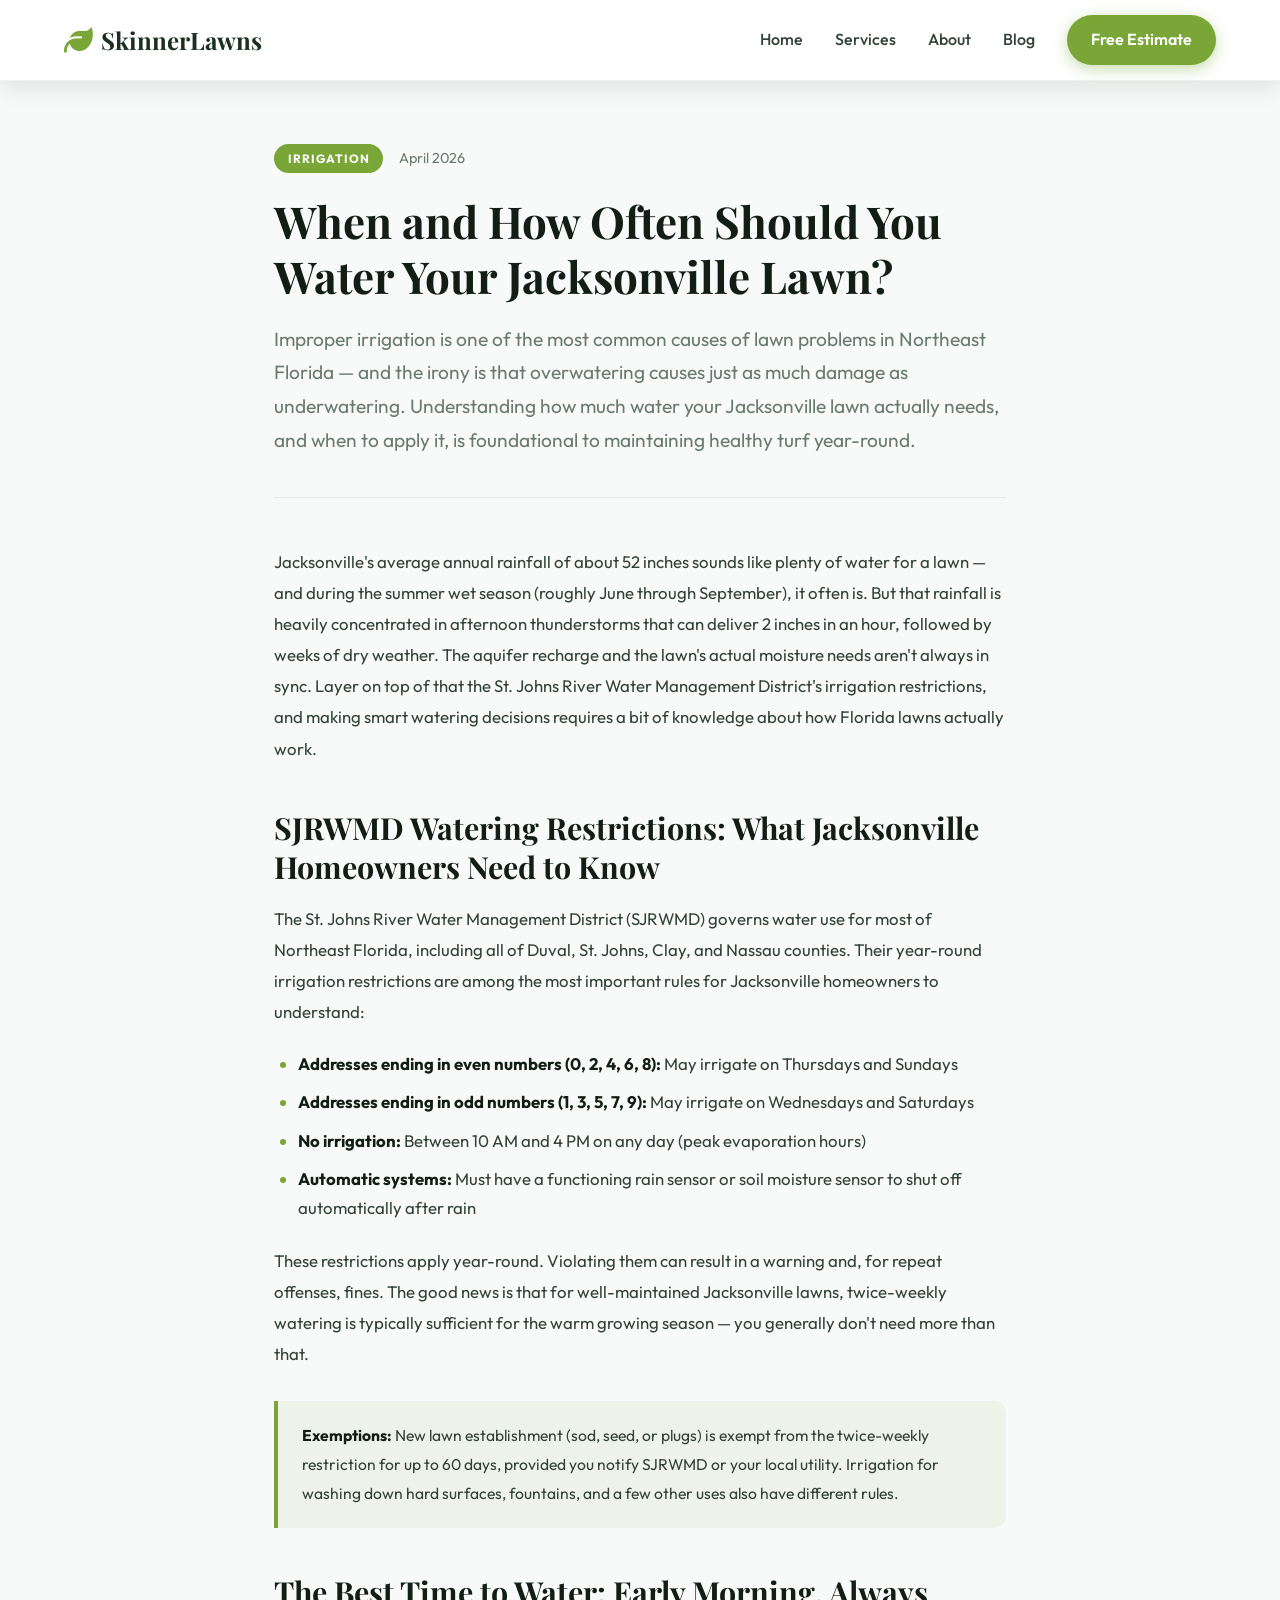
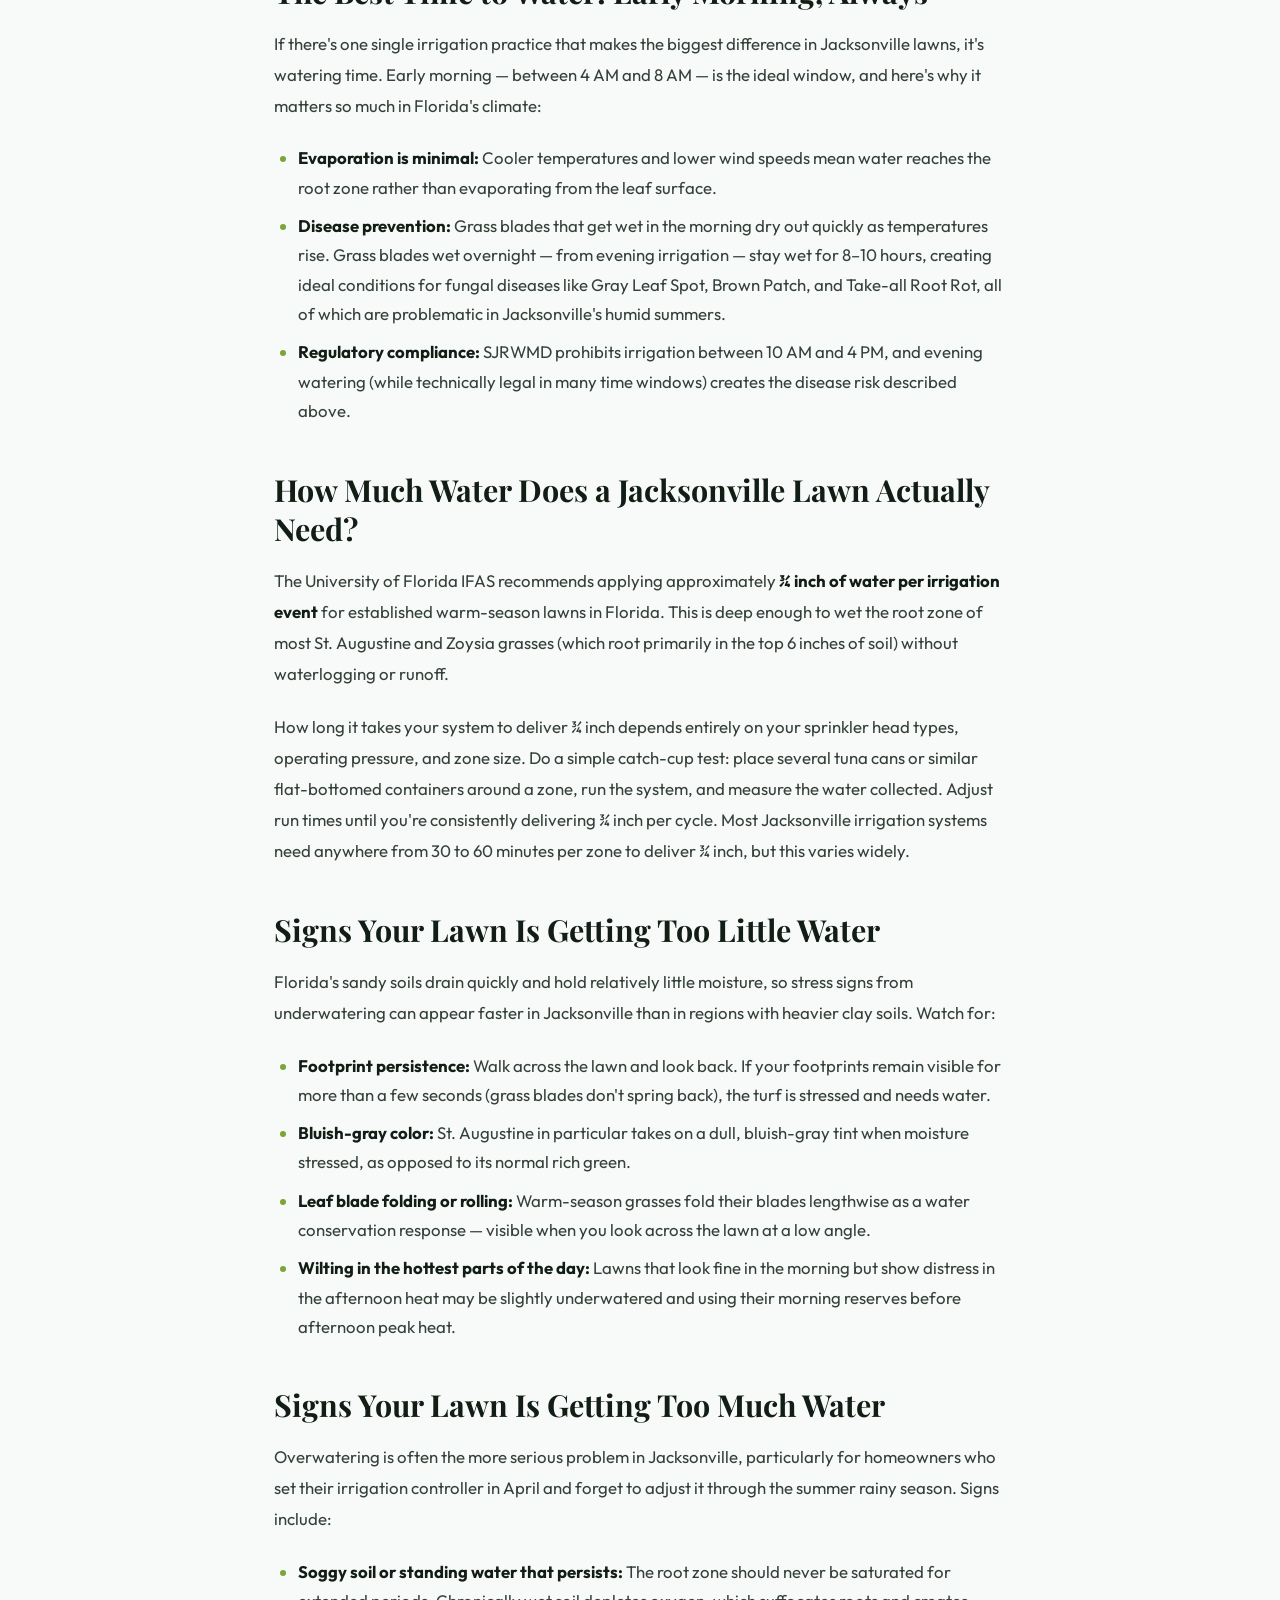
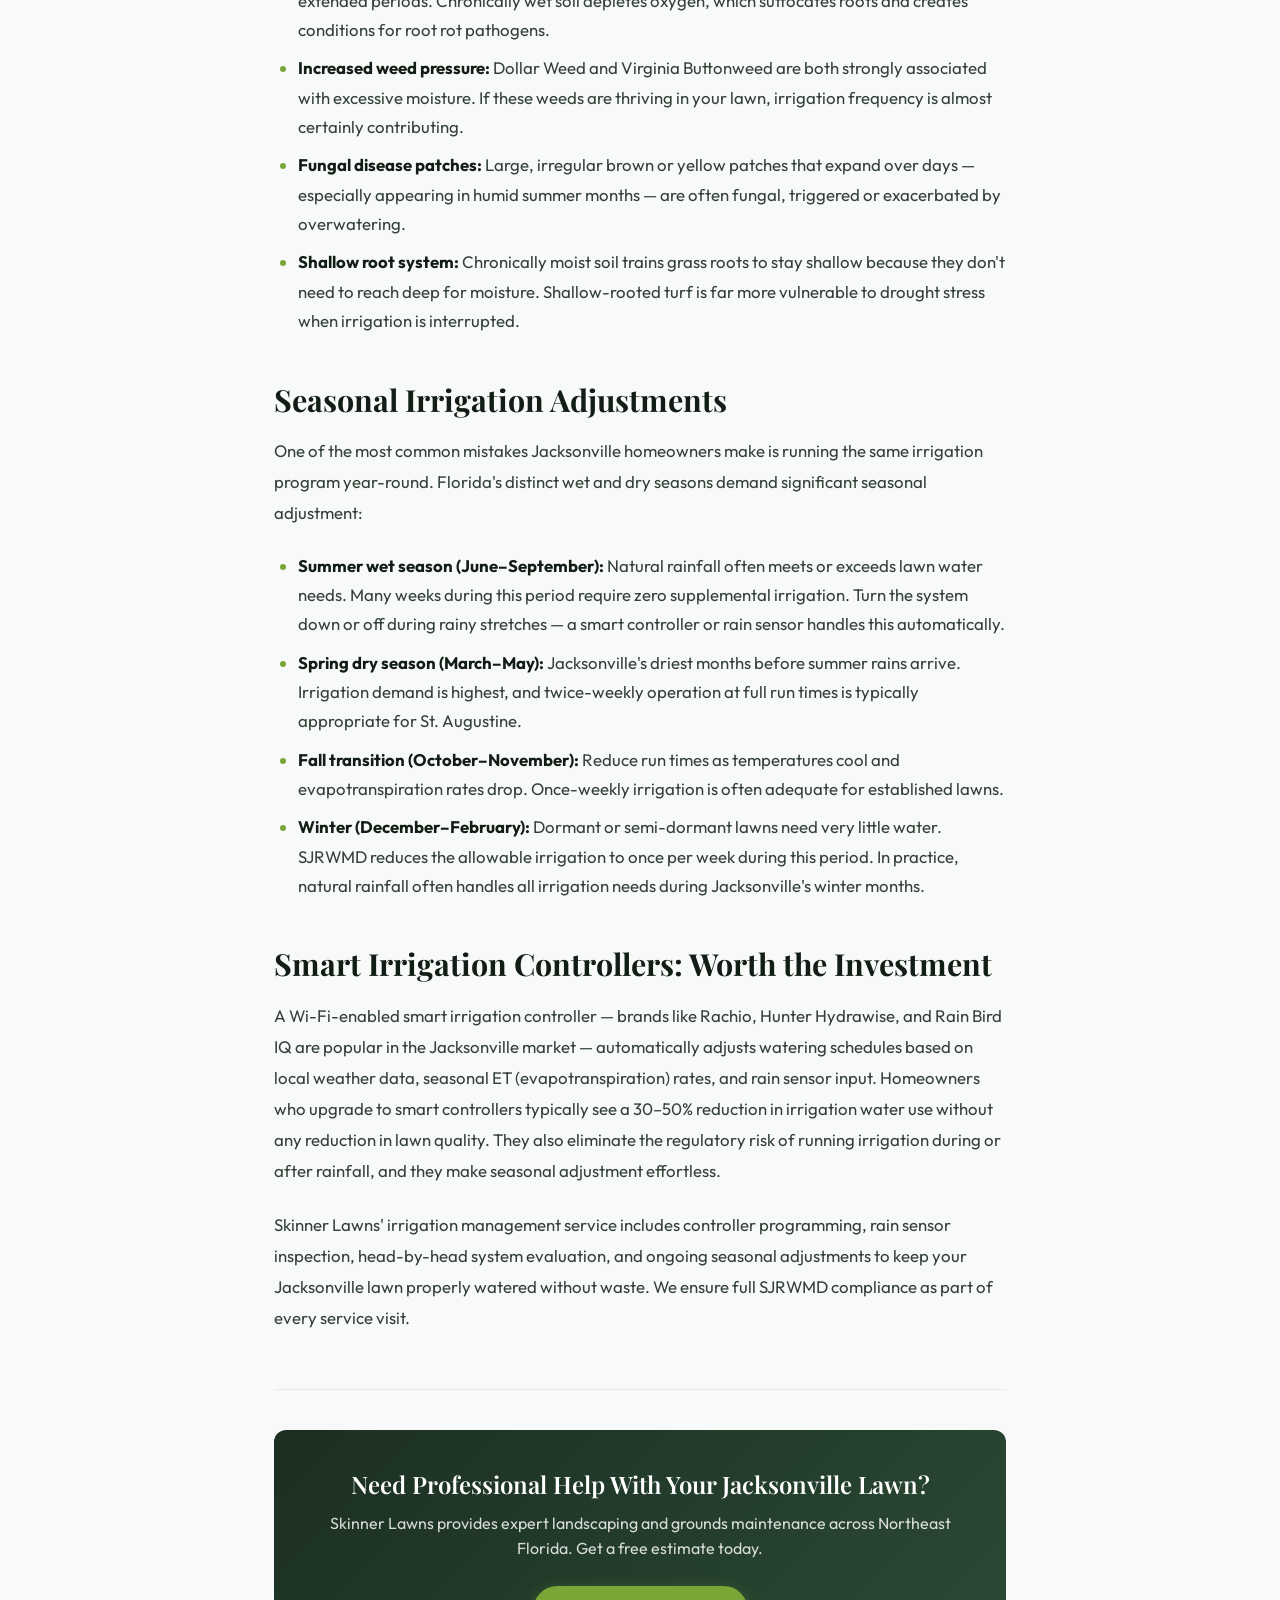
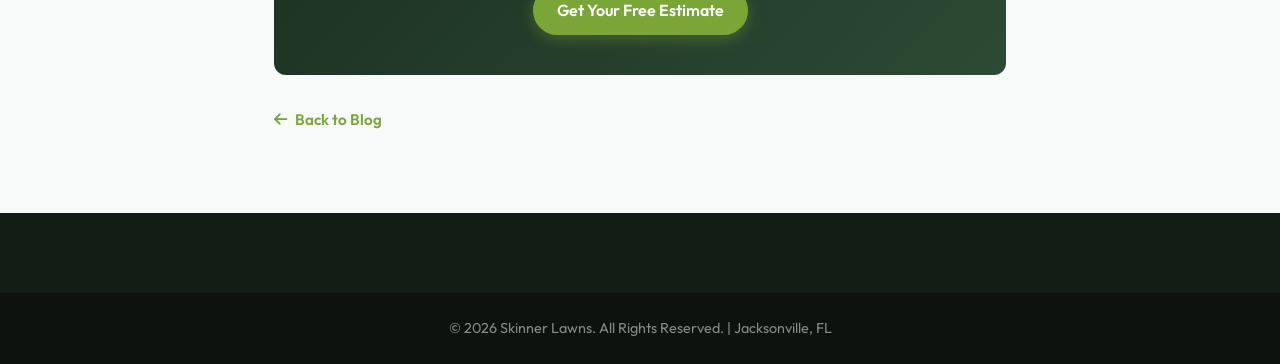
<file: blog/how-often-water-grass.html>
<!DOCTYPE html>
<html lang="en">
<head>
    <meta charset="UTF-8">
    <base href="/blog/">
    <meta name="viewport" content="width=device-width, initial-scale=1.0">
    <title>When and How Often Should You Water Your Jacksonville Lawn? | Skinner Lawns Blog</title>
    <meta name="description" content="Jacksonville lawn watering guide: SJRWMD 2-day-per-week rules, best time of day, signs of over and under-watering, seasonal adjustments, and smart irrigation tips.">
    <link rel="preconnect" href="https://fonts.googleapis.com">
    <link rel="preconnect" href="https://fonts.gstatic.com" crossorigin>
    <link href="https://fonts.googleapis.com/css2?family=Outfit:wght@300;400;600;700&family=Playfair+Display:ital,wght@0,600;1,600&display=swap" rel="stylesheet">
    <link rel="stylesheet" href="https://cdnjs.cloudflare.com/ajax/libs/font-awesome/6.4.0/css/all.min.css">
    <link rel="stylesheet" href="../styles.css">
    <link rel="stylesheet" href="blog.css">
</head>
<body>
    <header class="navbar scrolled">
        <div class="container nav-container">
            <a href="../index.html" class="logo">
                <i class="fa-solid fa-leaf"></i>
                <span class="logo-text">Skinner<span class="logo-accent">Lawns</span></span>
            </a>
            <nav class="nav-links">
                <a href="../index.html">Home</a>
                <a href="../index.html#services">Services</a>
                <a href="../index.html#about">About</a>
                <a href="index.html">Blog</a>
                <a href="../index.html#contact" class="btn btn-primary">Free Estimate</a>
            </nav>
        </div>
    </header>

    <main class="blog-post-page">
        <article class="container blog-article">
            <header class="post-header">
                <div class="post-meta">
                    <span class="post-category">Irrigation</span>
                    <span class="post-date">April 2026</span>
                </div>
                <h1>When and How Often Should You Water Your Jacksonville Lawn?</h1>
                <p class="post-intro">Improper irrigation is one of the most common causes of lawn problems in Northeast Florida — and the irony is that overwatering causes just as much damage as underwatering. Understanding how much water your Jacksonville lawn actually needs, and when to apply it, is foundational to maintaining healthy turf year-round.</p>
            </header>
            <div class="post-body">

                <p>Jacksonville's average annual rainfall of about 52 inches sounds like plenty of water for a lawn — and during the summer wet season (roughly June through September), it often is. But that rainfall is heavily concentrated in afternoon thunderstorms that can deliver 2 inches in an hour, followed by weeks of dry weather. The aquifer recharge and the lawn's actual moisture needs aren't always in sync. Layer on top of that the St. Johns River Water Management District's irrigation restrictions, and making smart watering decisions requires a bit of knowledge about how Florida lawns actually work.</p>

                <h2>SJRWMD Watering Restrictions: What Jacksonville Homeowners Need to Know</h2>
                <p>The St. Johns River Water Management District (SJRWMD) governs water use for most of Northeast Florida, including all of Duval, St. Johns, Clay, and Nassau counties. Their year-round irrigation restrictions are among the most important rules for Jacksonville homeowners to understand:</p>
                <ul>
                    <li><strong>Addresses ending in even numbers (0, 2, 4, 6, 8):</strong> May irrigate on Thursdays and Sundays</li>
                    <li><strong>Addresses ending in odd numbers (1, 3, 5, 7, 9):</strong> May irrigate on Wednesdays and Saturdays</li>
                    <li><strong>No irrigation:</strong> Between 10 AM and 4 PM on any day (peak evaporation hours)</li>
                    <li><strong>Automatic systems:</strong> Must have a functioning rain sensor or soil moisture sensor to shut off automatically after rain</li>
                </ul>
                <p>These restrictions apply year-round. Violating them can result in a warning and, for repeat offenses, fines. The good news is that for well-maintained Jacksonville lawns, twice-weekly watering is typically sufficient for the warm growing season — you generally don't need more than that.</p>

                <div class="tip-box">
                    <p><strong>Exemptions:</strong> New lawn establishment (sod, seed, or plugs) is exempt from the twice-weekly restriction for up to 60 days, provided you notify SJRWMD or your local utility. Irrigation for washing down hard surfaces, fountains, and a few other uses also have different rules.</p>
                </div>

                <h2>The Best Time to Water: Early Morning, Always</h2>
                <p>If there's one single irrigation practice that makes the biggest difference in Jacksonville lawns, it's watering time. Early morning — between 4 AM and 8 AM — is the ideal window, and here's why it matters so much in Florida's climate:</p>
                <ul>
                    <li><strong>Evaporation is minimal:</strong> Cooler temperatures and lower wind speeds mean water reaches the root zone rather than evaporating from the leaf surface.</li>
                    <li><strong>Disease prevention:</strong> Grass blades that get wet in the morning dry out quickly as temperatures rise. Grass blades wet overnight — from evening irrigation — stay wet for 8–10 hours, creating ideal conditions for fungal diseases like Gray Leaf Spot, Brown Patch, and Take-all Root Rot, all of which are problematic in Jacksonville's humid summers.</li>
                    <li><strong>Regulatory compliance:</strong> SJRWMD prohibits irrigation between 10 AM and 4 PM, and evening watering (while technically legal in many time windows) creates the disease risk described above.</li>
                </ul>

                <h2>How Much Water Does a Jacksonville Lawn Actually Need?</h2>
                <p>The University of Florida IFAS recommends applying approximately <strong>¾ inch of water per irrigation event</strong> for established warm-season lawns in Florida. This is deep enough to wet the root zone of most St. Augustine and Zoysia grasses (which root primarily in the top 6 inches of soil) without waterlogging or runoff.</p>
                <p>How long it takes your system to deliver ¾ inch depends entirely on your sprinkler head types, operating pressure, and zone size. Do a simple catch-cup test: place several tuna cans or similar flat-bottomed containers around a zone, run the system, and measure the water collected. Adjust run times until you're consistently delivering ¾ inch per cycle. Most Jacksonville irrigation systems need anywhere from 30 to 60 minutes per zone to deliver ¾ inch, but this varies widely.</p>

                <h2>Signs Your Lawn Is Getting Too Little Water</h2>
                <p>Florida's sandy soils drain quickly and hold relatively little moisture, so stress signs from underwatering can appear faster in Jacksonville than in regions with heavier clay soils. Watch for:</p>
                <ul>
                    <li><strong>Footprint persistence:</strong> Walk across the lawn and look back. If your footprints remain visible for more than a few seconds (grass blades don't spring back), the turf is stressed and needs water.</li>
                    <li><strong>Bluish-gray color:</strong> St. Augustine in particular takes on a dull, bluish-gray tint when moisture stressed, as opposed to its normal rich green.</li>
                    <li><strong>Leaf blade folding or rolling:</strong> Warm-season grasses fold their blades lengthwise as a water conservation response — visible when you look across the lawn at a low angle.</li>
                    <li><strong>Wilting in the hottest parts of the day:</strong> Lawns that look fine in the morning but show distress in the afternoon heat may be slightly underwatered and using their morning reserves before afternoon peak heat.</li>
                </ul>

                <h2>Signs Your Lawn Is Getting Too Much Water</h2>
                <p>Overwatering is often the more serious problem in Jacksonville, particularly for homeowners who set their irrigation controller in April and forget to adjust it through the summer rainy season. Signs include:</p>
                <ul>
                    <li><strong>Soggy soil or standing water that persists:</strong> The root zone should never be saturated for extended periods. Chronically wet soil depletes oxygen, which suffocates roots and creates conditions for root rot pathogens.</li>
                    <li><strong>Increased weed pressure:</strong> Dollar Weed and Virginia Buttonweed are both strongly associated with excessive moisture. If these weeds are thriving in your lawn, irrigation frequency is almost certainly contributing.</li>
                    <li><strong>Fungal disease patches:</strong> Large, irregular brown or yellow patches that expand over days — especially appearing in humid summer months — are often fungal, triggered or exacerbated by overwatering.</li>
                    <li><strong>Shallow root system:</strong> Chronically moist soil trains grass roots to stay shallow because they don't need to reach deep for moisture. Shallow-rooted turf is far more vulnerable to drought stress when irrigation is interrupted.</li>
                </ul>

                <h2>Seasonal Irrigation Adjustments</h2>
                <p>One of the most common mistakes Jacksonville homeowners make is running the same irrigation program year-round. Florida's distinct wet and dry seasons demand significant seasonal adjustment:</p>
                <ul>
                    <li><strong>Summer wet season (June–September):</strong> Natural rainfall often meets or exceeds lawn water needs. Many weeks during this period require zero supplemental irrigation. Turn the system down or off during rainy stretches — a smart controller or rain sensor handles this automatically.</li>
                    <li><strong>Spring dry season (March–May):</strong> Jacksonville's driest months before summer rains arrive. Irrigation demand is highest, and twice-weekly operation at full run times is typically appropriate for St. Augustine.</li>
                    <li><strong>Fall transition (October–November):</strong> Reduce run times as temperatures cool and evapotranspiration rates drop. Once-weekly irrigation is often adequate for established lawns.</li>
                    <li><strong>Winter (December–February):</strong> Dormant or semi-dormant lawns need very little water. SJRWMD reduces the allowable irrigation to once per week during this period. In practice, natural rainfall often handles all irrigation needs during Jacksonville's winter months.</li>
                </ul>

                <h2>Smart Irrigation Controllers: Worth the Investment</h2>
                <p>A Wi-Fi-enabled smart irrigation controller — brands like Rachio, Hunter Hydrawise, and Rain Bird IQ are popular in the Jacksonville market — automatically adjusts watering schedules based on local weather data, seasonal ET (evapotranspiration) rates, and rain sensor input. Homeowners who upgrade to smart controllers typically see a 30–50% reduction in irrigation water use without any reduction in lawn quality. They also eliminate the regulatory risk of running irrigation during or after rainfall, and they make seasonal adjustment effortless.</p>
                <p>Skinner Lawns' irrigation management service includes controller programming, rain sensor inspection, head-by-head system evaluation, and ongoing seasonal adjustments to keep your Jacksonville lawn properly watered without waste. We ensure full SJRWMD compliance as part of every service visit.</p>

            </div>
            <footer class="post-footer">
                <div class="post-cta">
                    <h3>Need Professional Help With Your Jacksonville Lawn?</h3>
                    <p>Skinner Lawns provides expert landscaping and grounds maintenance across Northeast Florida. Get a free estimate today.</p>
                    <a href="../index.html#contact" class="btn btn-primary">Get Your Free Estimate</a>
                </div>
                <a href="index.html" class="back-to-blog"><i class="fa-solid fa-arrow-left"></i> Back to Blog</a>
            </footer>
        </article>
    </main>

    <footer class="footer">
        <div class="footer-bottom">
            <div class="container">
                <p>&copy; 2026 Skinner Lawns. All Rights Reserved. | Jacksonville, FL</p>
            </div>
        </div>
    </footer>
</body>
</html>
</file>
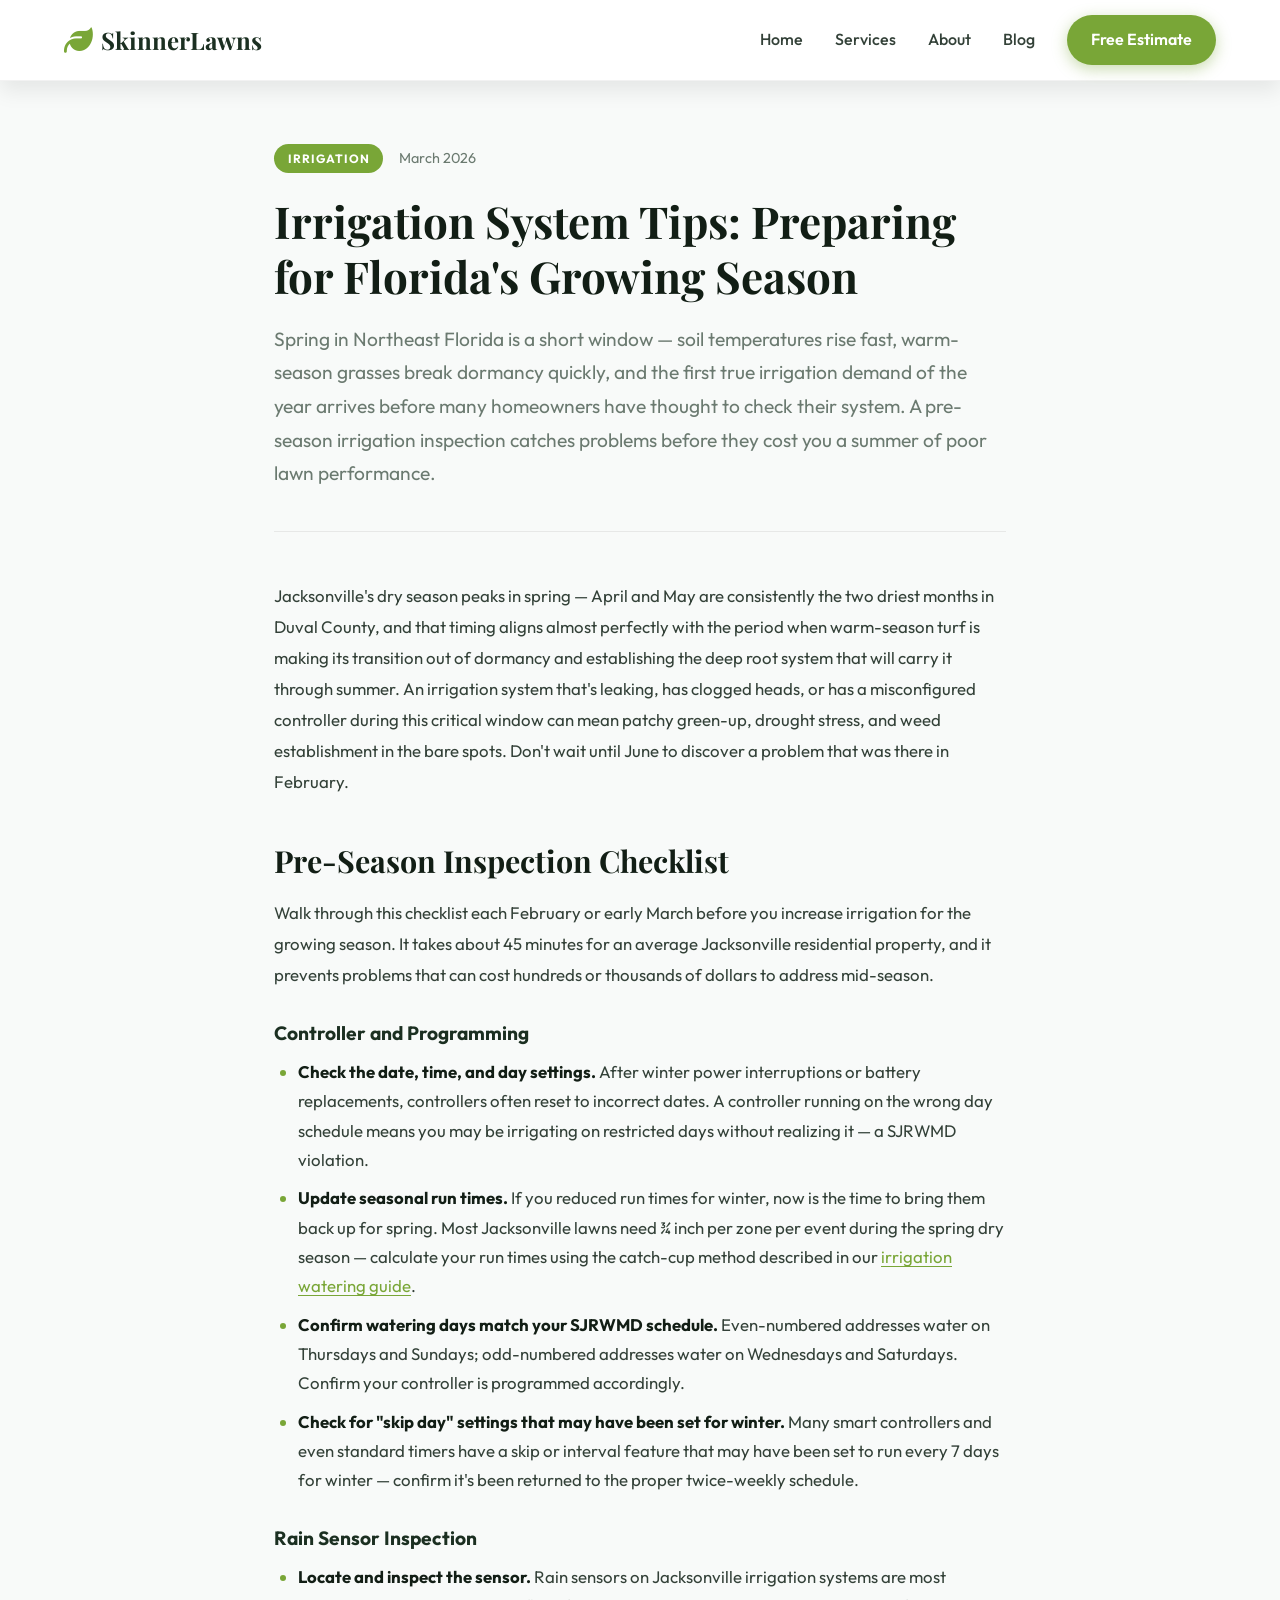
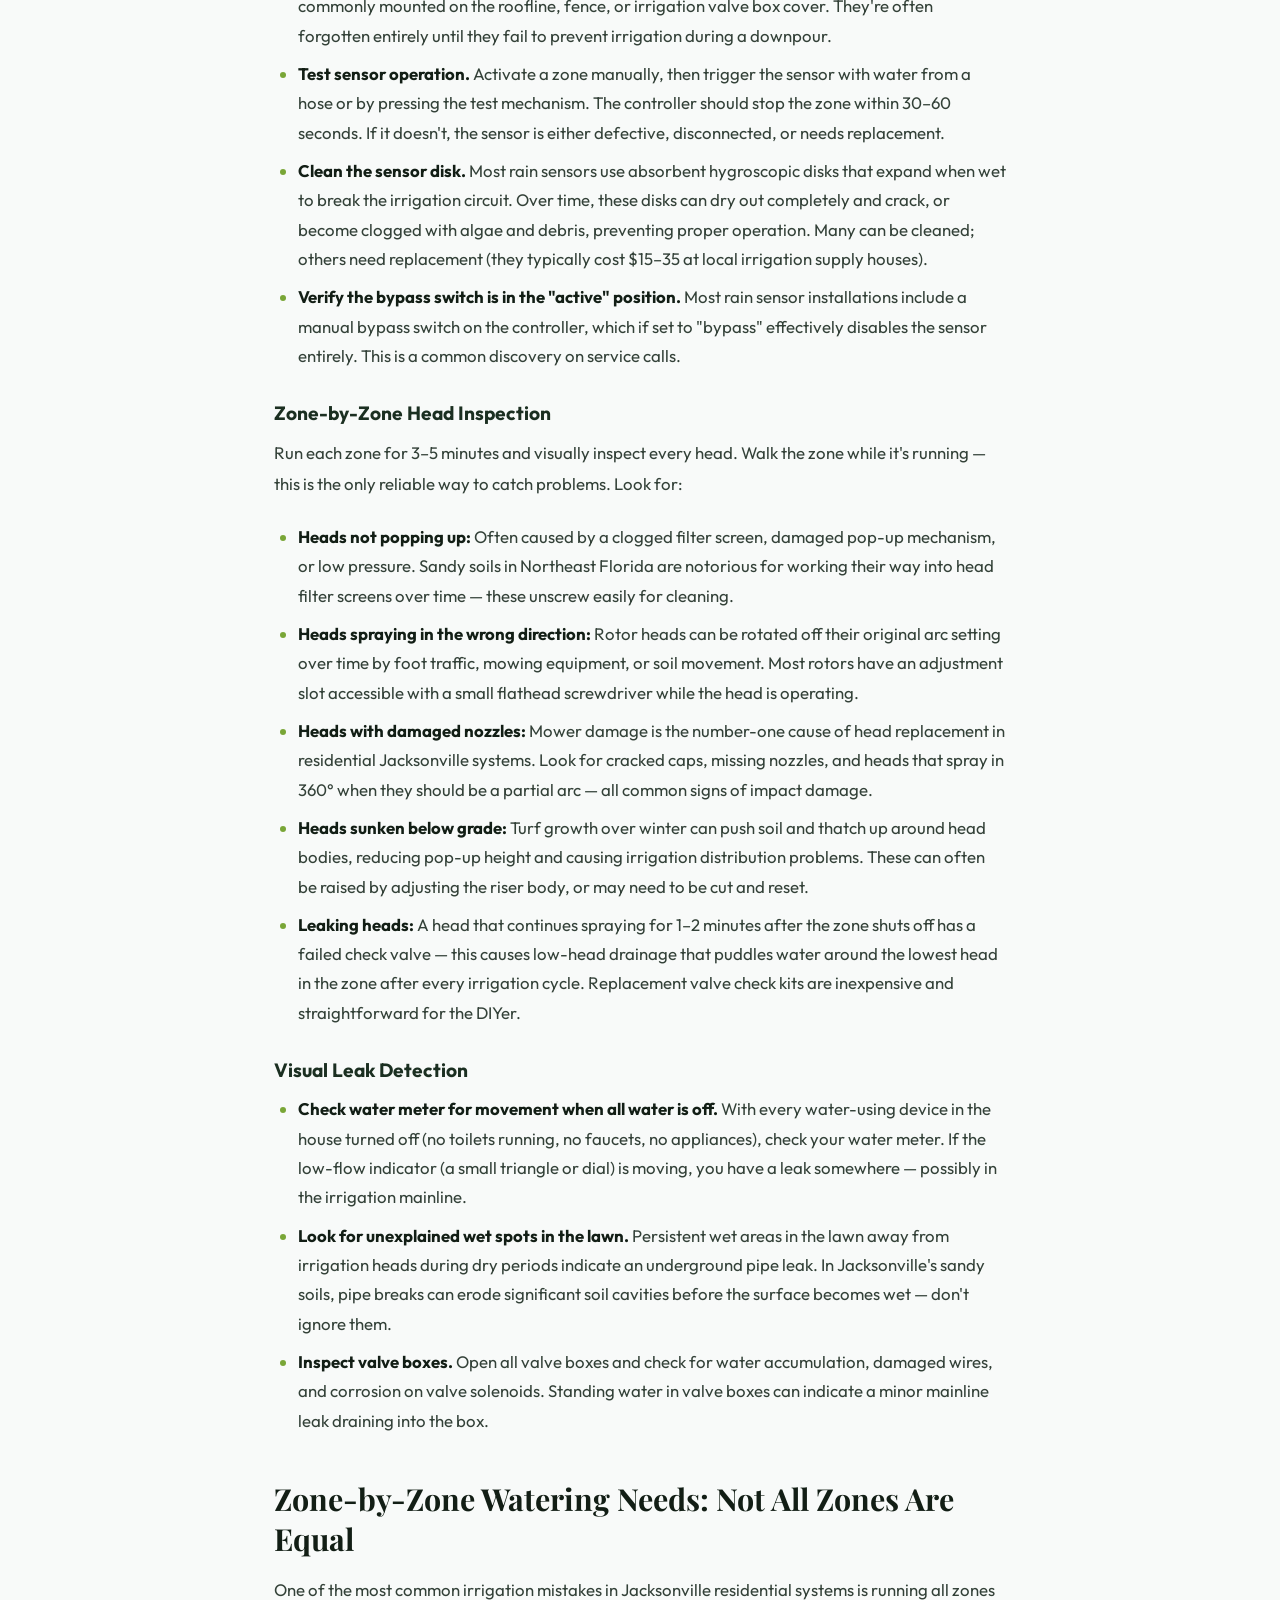
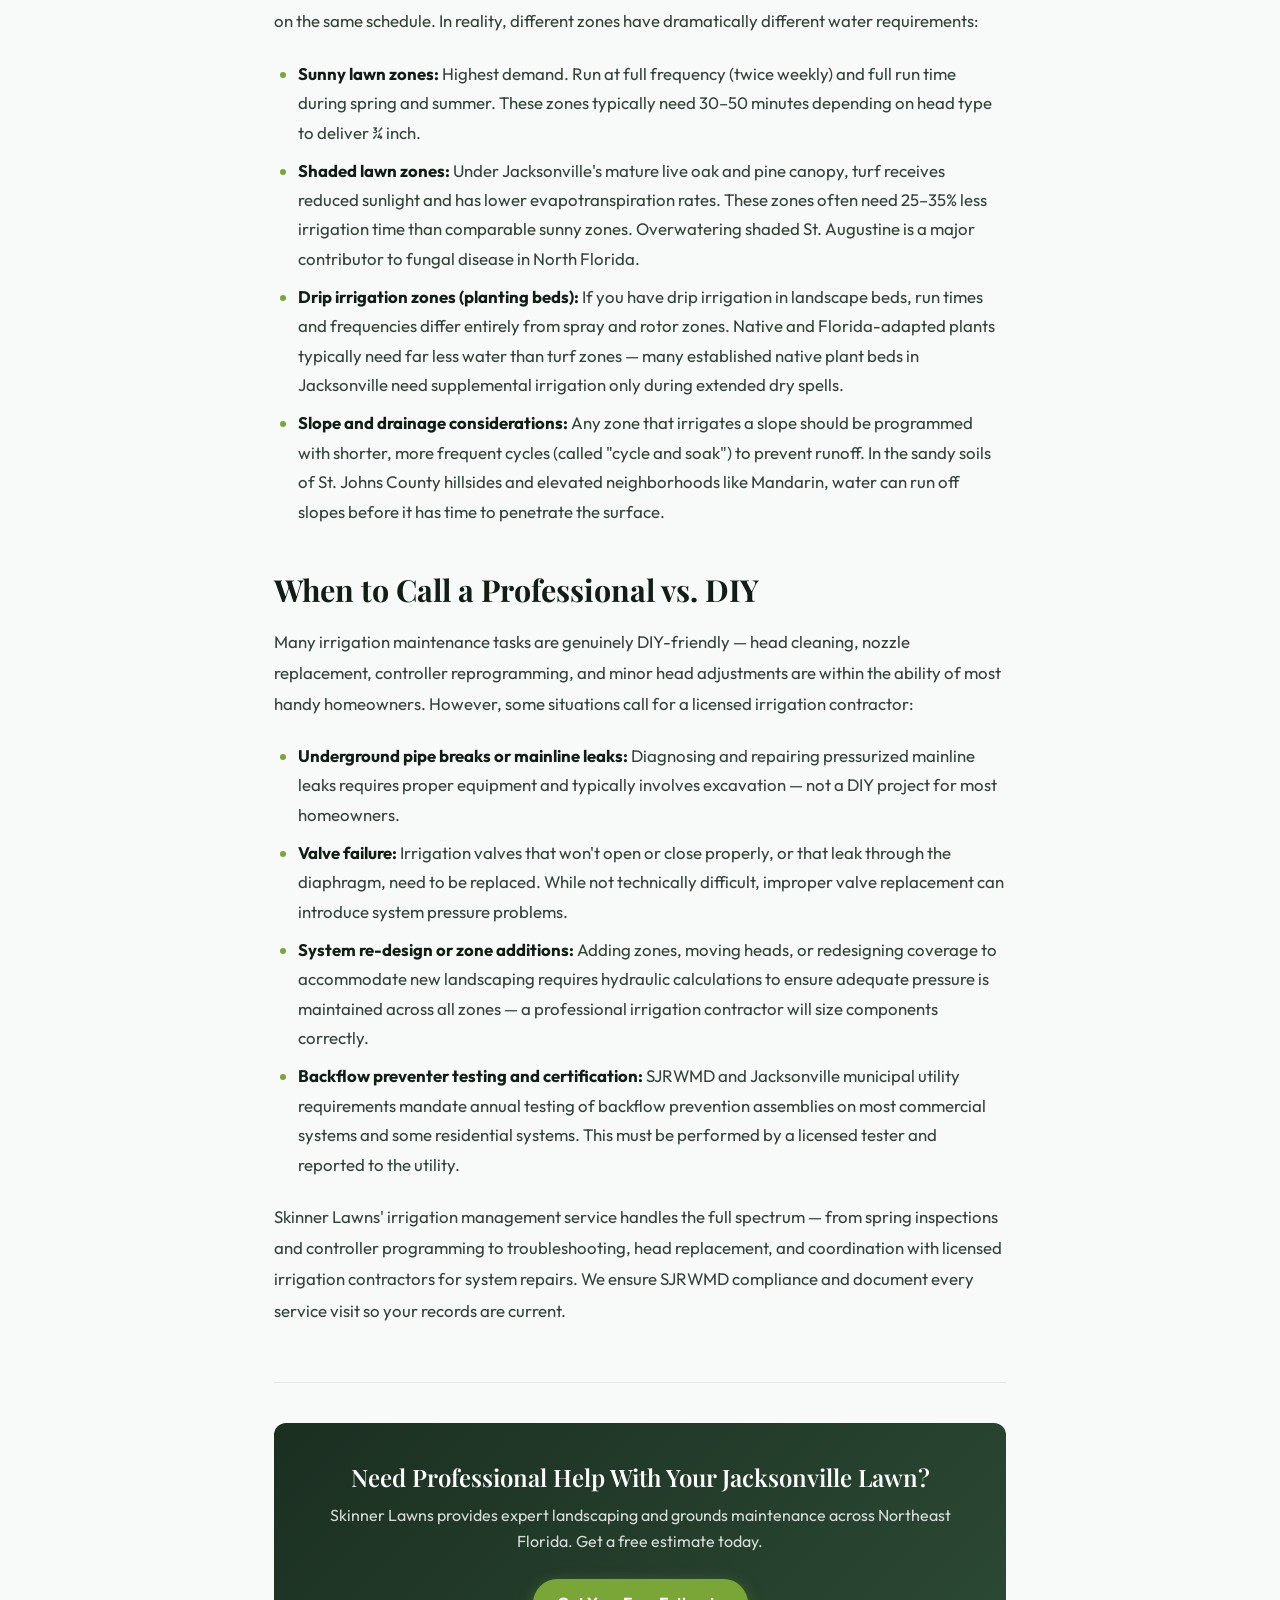
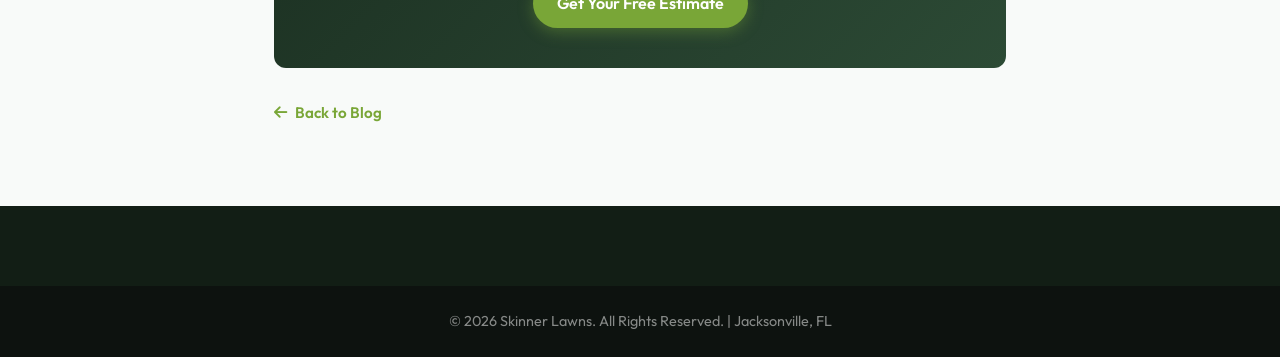
<file: blog/irrigation-system-tips.html>
<!DOCTYPE html>
<html lang="en">
<head>
    <meta charset="UTF-8">
    <base href="/blog/">
    <meta name="viewport" content="width=device-width, initial-scale=1.0">
    <title>Irrigation System Tips: Preparing for Florida's Growing Season | Skinner Lawns Blog</title>
    <meta name="description" content="Get your Jacksonville irrigation system ready for growing season. Inspection checklist, SJRWMD compliance, zone-by-zone run times, rain sensors, and when to call a pro.">
    <link rel="preconnect" href="https://fonts.googleapis.com">
    <link rel="preconnect" href="https://fonts.gstatic.com" crossorigin>
    <link href="https://fonts.googleapis.com/css2?family=Outfit:wght@300;400;600;700&family=Playfair+Display:ital,wght@0,600;1,600&display=swap" rel="stylesheet">
    <link rel="stylesheet" href="https://cdnjs.cloudflare.com/ajax/libs/font-awesome/6.4.0/css/all.min.css">
    <link rel="stylesheet" href="../styles.css">
    <link rel="stylesheet" href="blog.css">
</head>
<body>
    <header class="navbar scrolled">
        <div class="container nav-container">
            <a href="../index.html" class="logo">
                <i class="fa-solid fa-leaf"></i>
                <span class="logo-text">Skinner<span class="logo-accent">Lawns</span></span>
            </a>
            <nav class="nav-links">
                <a href="../index.html">Home</a>
                <a href="../index.html#services">Services</a>
                <a href="../index.html#about">About</a>
                <a href="index.html">Blog</a>
                <a href="../index.html#contact" class="btn btn-primary">Free Estimate</a>
            </nav>
        </div>
    </header>

    <main class="blog-post-page">
        <article class="container blog-article">
            <header class="post-header">
                <div class="post-meta">
                    <span class="post-category">Irrigation</span>
                    <span class="post-date">March 2026</span>
                </div>
                <h1>Irrigation System Tips: Preparing for Florida's Growing Season</h1>
                <p class="post-intro">Spring in Northeast Florida is a short window — soil temperatures rise fast, warm-season grasses break dormancy quickly, and the first true irrigation demand of the year arrives before many homeowners have thought to check their system. A pre-season irrigation inspection catches problems before they cost you a summer of poor lawn performance.</p>
            </header>
            <div class="post-body">

                <p>Jacksonville's dry season peaks in spring — April and May are consistently the two driest months in Duval County, and that timing aligns almost perfectly with the period when warm-season turf is making its transition out of dormancy and establishing the deep root system that will carry it through summer. An irrigation system that's leaking, has clogged heads, or has a misconfigured controller during this critical window can mean patchy green-up, drought stress, and weed establishment in the bare spots. Don't wait until June to discover a problem that was there in February.</p>

                <h2>Pre-Season Inspection Checklist</h2>
                <p>Walk through this checklist each February or early March before you increase irrigation for the growing season. It takes about 45 minutes for an average Jacksonville residential property, and it prevents problems that can cost hundreds or thousands of dollars to address mid-season.</p>

                <h3>Controller and Programming</h3>
                <ul>
                    <li><strong>Check the date, time, and day settings.</strong> After winter power interruptions or battery replacements, controllers often reset to incorrect dates. A controller running on the wrong day schedule means you may be irrigating on restricted days without realizing it — a SJRWMD violation.</li>
                    <li><strong>Update seasonal run times.</strong> If you reduced run times for winter, now is the time to bring them back up for spring. Most Jacksonville lawns need ¾ inch per zone per event during the spring dry season — calculate your run times using the catch-cup method described in our <a href="how-often-water-grass.html">irrigation watering guide</a>.</li>
                    <li><strong>Confirm watering days match your SJRWMD schedule.</strong> Even-numbered addresses water on Thursdays and Sundays; odd-numbered addresses water on Wednesdays and Saturdays. Confirm your controller is programmed accordingly.</li>
                    <li><strong>Check for "skip day" settings that may have been set for winter.</strong> Many smart controllers and even standard timers have a skip or interval feature that may have been set to run every 7 days for winter — confirm it's been returned to the proper twice-weekly schedule.</li>
                </ul>

                <h3>Rain Sensor Inspection</h3>
                <ul>
                    <li><strong>Locate and inspect the sensor.</strong> Rain sensors on Jacksonville irrigation systems are most commonly mounted on the roofline, fence, or irrigation valve box cover. They're often forgotten entirely until they fail to prevent irrigation during a downpour.</li>
                    <li><strong>Test sensor operation.</strong> Activate a zone manually, then trigger the sensor with water from a hose or by pressing the test mechanism. The controller should stop the zone within 30–60 seconds. If it doesn't, the sensor is either defective, disconnected, or needs replacement.</li>
                    <li><strong>Clean the sensor disk.</strong> Most rain sensors use absorbent hygroscopic disks that expand when wet to break the irrigation circuit. Over time, these disks can dry out completely and crack, or become clogged with algae and debris, preventing proper operation. Many can be cleaned; others need replacement (they typically cost $15–35 at local irrigation supply houses).</li>
                    <li><strong>Verify the bypass switch is in the "active" position.</strong> Most rain sensor installations include a manual bypass switch on the controller, which if set to "bypass" effectively disables the sensor entirely. This is a common discovery on service calls.</li>
                </ul>

                <h3>Zone-by-Zone Head Inspection</h3>
                <p>Run each zone for 3–5 minutes and visually inspect every head. Walk the zone while it's running — this is the only reliable way to catch problems. Look for:</p>
                <ul>
                    <li><strong>Heads not popping up:</strong> Often caused by a clogged filter screen, damaged pop-up mechanism, or low pressure. Sandy soils in Northeast Florida are notorious for working their way into head filter screens over time — these unscrew easily for cleaning.</li>
                    <li><strong>Heads spraying in the wrong direction:</strong> Rotor heads can be rotated off their original arc setting over time by foot traffic, mowing equipment, or soil movement. Most rotors have an adjustment slot accessible with a small flathead screwdriver while the head is operating.</li>
                    <li><strong>Heads with damaged nozzles:</strong> Mower damage is the number-one cause of head replacement in residential Jacksonville systems. Look for cracked caps, missing nozzles, and heads that spray in 360° when they should be a partial arc — all common signs of impact damage.</li>
                    <li><strong>Heads sunken below grade:</strong> Turf growth over winter can push soil and thatch up around head bodies, reducing pop-up height and causing irrigation distribution problems. These can often be raised by adjusting the riser body, or may need to be cut and reset.</li>
                    <li><strong>Leaking heads:</strong> A head that continues spraying for 1–2 minutes after the zone shuts off has a failed check valve — this causes low-head drainage that puddles water around the lowest head in the zone after every irrigation cycle. Replacement valve check kits are inexpensive and straightforward for the DIYer.</li>
                </ul>

                <h3>Visual Leak Detection</h3>
                <ul>
                    <li><strong>Check water meter for movement when all water is off.</strong> With every water-using device in the house turned off (no toilets running, no faucets, no appliances), check your water meter. If the low-flow indicator (a small triangle or dial) is moving, you have a leak somewhere — possibly in the irrigation mainline.</li>
                    <li><strong>Look for unexplained wet spots in the lawn.</strong> Persistent wet areas in the lawn away from irrigation heads during dry periods indicate an underground pipe leak. In Jacksonville's sandy soils, pipe breaks can erode significant soil cavities before the surface becomes wet — don't ignore them.</li>
                    <li><strong>Inspect valve boxes.</strong> Open all valve boxes and check for water accumulation, damaged wires, and corrosion on valve solenoids. Standing water in valve boxes can indicate a minor mainline leak draining into the box.</li>
                </ul>

                <h2>Zone-by-Zone Watering Needs: Not All Zones Are Equal</h2>
                <p>One of the most common irrigation mistakes in Jacksonville residential systems is running all zones on the same schedule. In reality, different zones have dramatically different water requirements:</p>
                <ul>
                    <li><strong>Sunny lawn zones:</strong> Highest demand. Run at full frequency (twice weekly) and full run time during spring and summer. These zones typically need 30–50 minutes depending on head type to deliver ¾ inch.</li>
                    <li><strong>Shaded lawn zones:</strong> Under Jacksonville's mature live oak and pine canopy, turf receives reduced sunlight and has lower evapotranspiration rates. These zones often need 25–35% less irrigation time than comparable sunny zones. Overwatering shaded St. Augustine is a major contributor to fungal disease in North Florida.</li>
                    <li><strong>Drip irrigation zones (planting beds):</strong> If you have drip irrigation in landscape beds, run times and frequencies differ entirely from spray and rotor zones. Native and Florida-adapted plants typically need far less water than turf zones — many established native plant beds in Jacksonville need supplemental irrigation only during extended dry spells.</li>
                    <li><strong>Slope and drainage considerations:</strong> Any zone that irrigates a slope should be programmed with shorter, more frequent cycles (called "cycle and soak") to prevent runoff. In the sandy soils of St. Johns County hillsides and elevated neighborhoods like Mandarin, water can run off slopes before it has time to penetrate the surface.</li>
                </ul>

                <h2>When to Call a Professional vs. DIY</h2>
                <p>Many irrigation maintenance tasks are genuinely DIY-friendly — head cleaning, nozzle replacement, controller reprogramming, and minor head adjustments are within the ability of most handy homeowners. However, some situations call for a licensed irrigation contractor:</p>
                <ul>
                    <li><strong>Underground pipe breaks or mainline leaks:</strong> Diagnosing and repairing pressurized mainline leaks requires proper equipment and typically involves excavation — not a DIY project for most homeowners.</li>
                    <li><strong>Valve failure:</strong> Irrigation valves that won't open or close properly, or that leak through the diaphragm, need to be replaced. While not technically difficult, improper valve replacement can introduce system pressure problems.</li>
                    <li><strong>System re-design or zone additions:</strong> Adding zones, moving heads, or redesigning coverage to accommodate new landscaping requires hydraulic calculations to ensure adequate pressure is maintained across all zones — a professional irrigation contractor will size components correctly.</li>
                    <li><strong>Backflow preventer testing and certification:</strong> SJRWMD and Jacksonville municipal utility requirements mandate annual testing of backflow prevention assemblies on most commercial systems and some residential systems. This must be performed by a licensed tester and reported to the utility.</li>
                </ul>
                <p>Skinner Lawns' irrigation management service handles the full spectrum — from spring inspections and controller programming to troubleshooting, head replacement, and coordination with licensed irrigation contractors for system repairs. We ensure SJRWMD compliance and document every service visit so your records are current.</p>

            </div>
            <footer class="post-footer">
                <div class="post-cta">
                    <h3>Need Professional Help With Your Jacksonville Lawn?</h3>
                    <p>Skinner Lawns provides expert landscaping and grounds maintenance across Northeast Florida. Get a free estimate today.</p>
                    <a href="../index.html#contact" class="btn btn-primary">Get Your Free Estimate</a>
                </div>
                <a href="index.html" class="back-to-blog"><i class="fa-solid fa-arrow-left"></i> Back to Blog</a>
            </footer>
        </article>
    </main>

    <footer class="footer">
        <div class="footer-bottom">
            <div class="container">
                <p>&copy; 2026 Skinner Lawns. All Rights Reserved. | Jacksonville, FL</p>
            </div>
        </div>
    </footer>
</body>
</html>
</file>
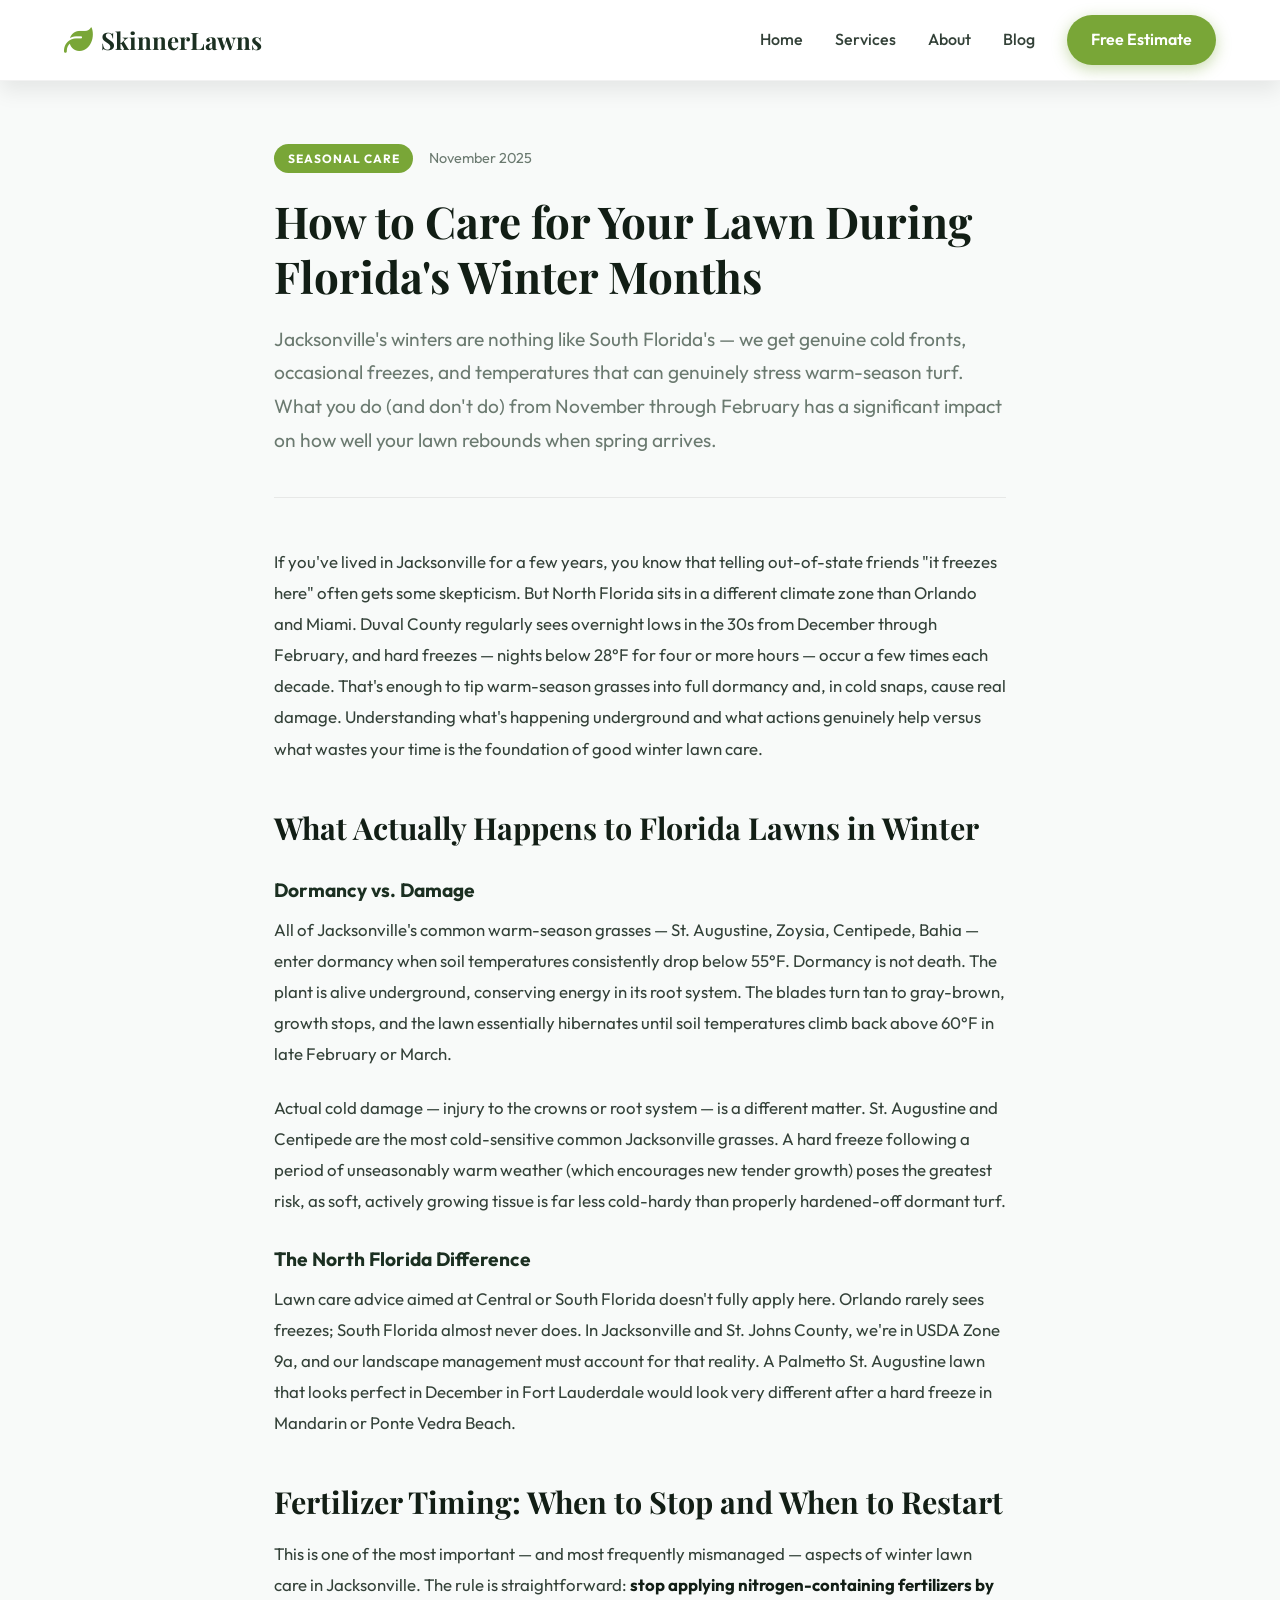
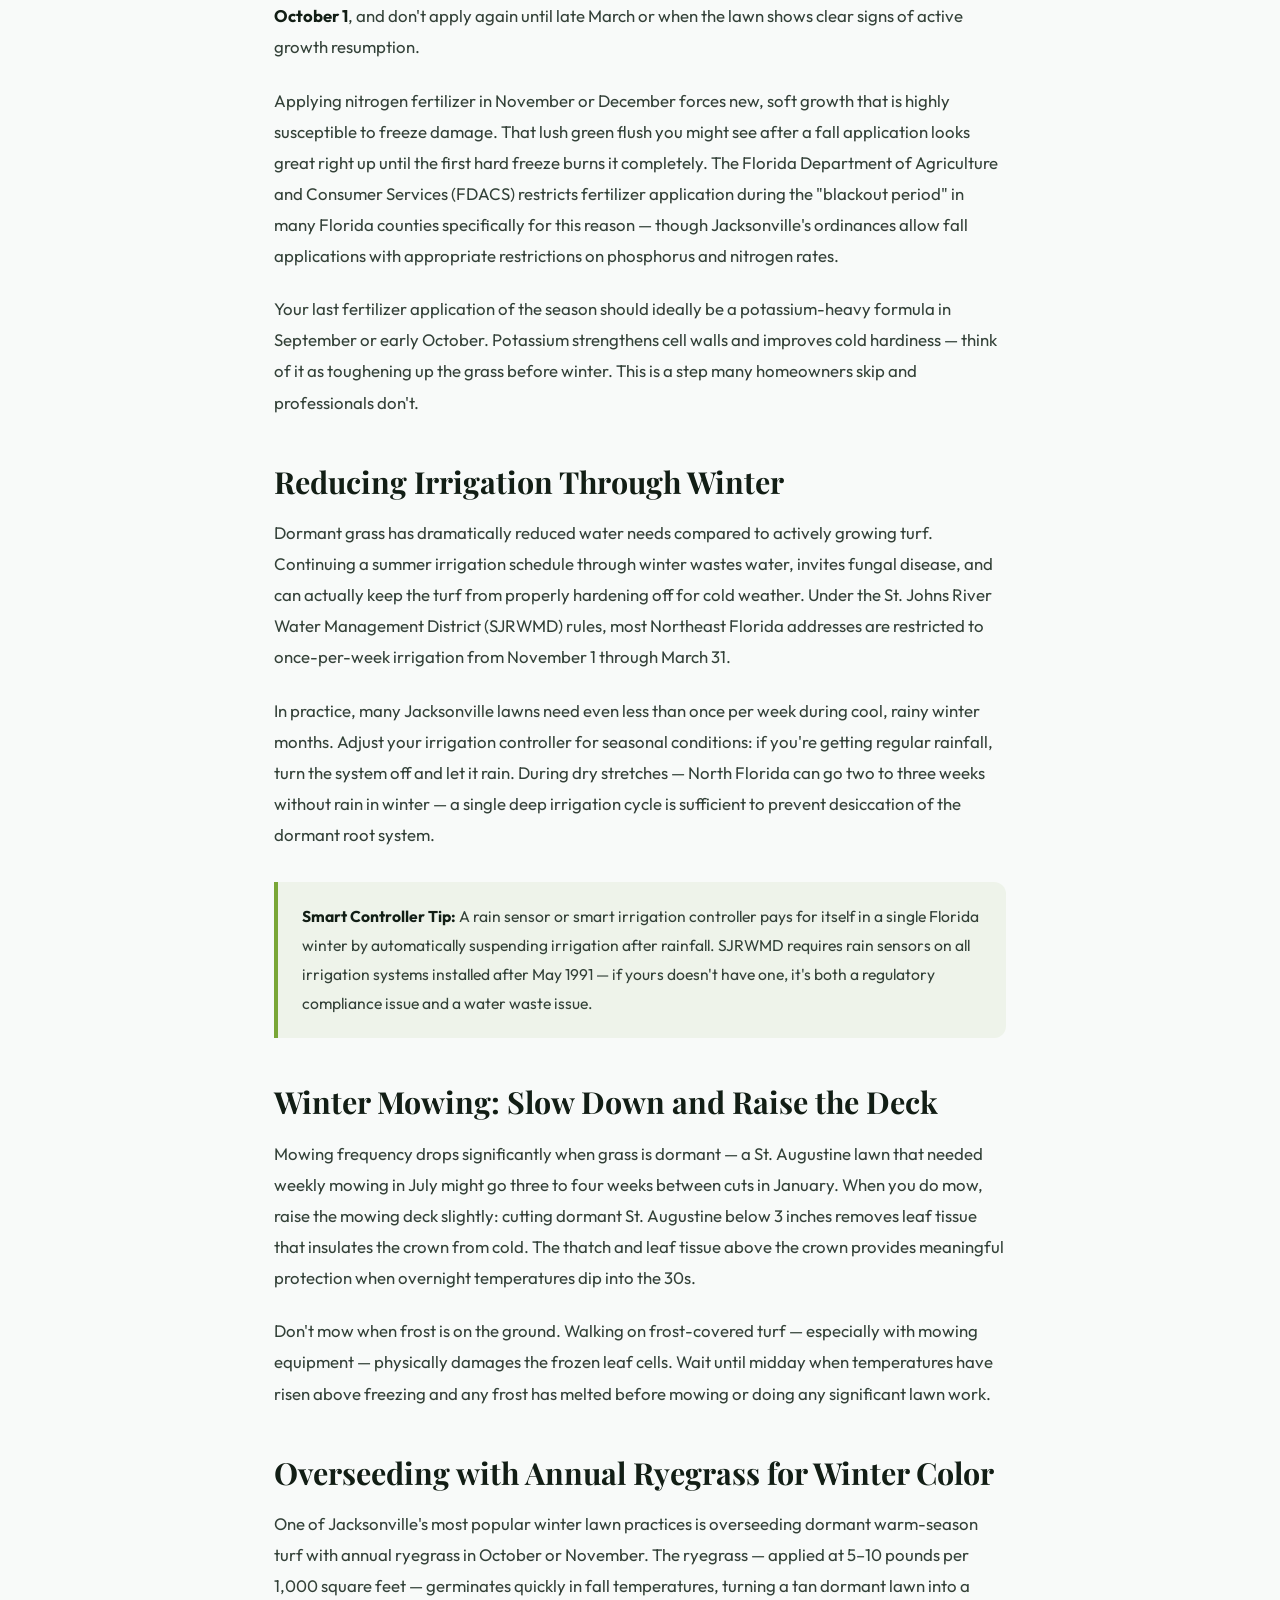
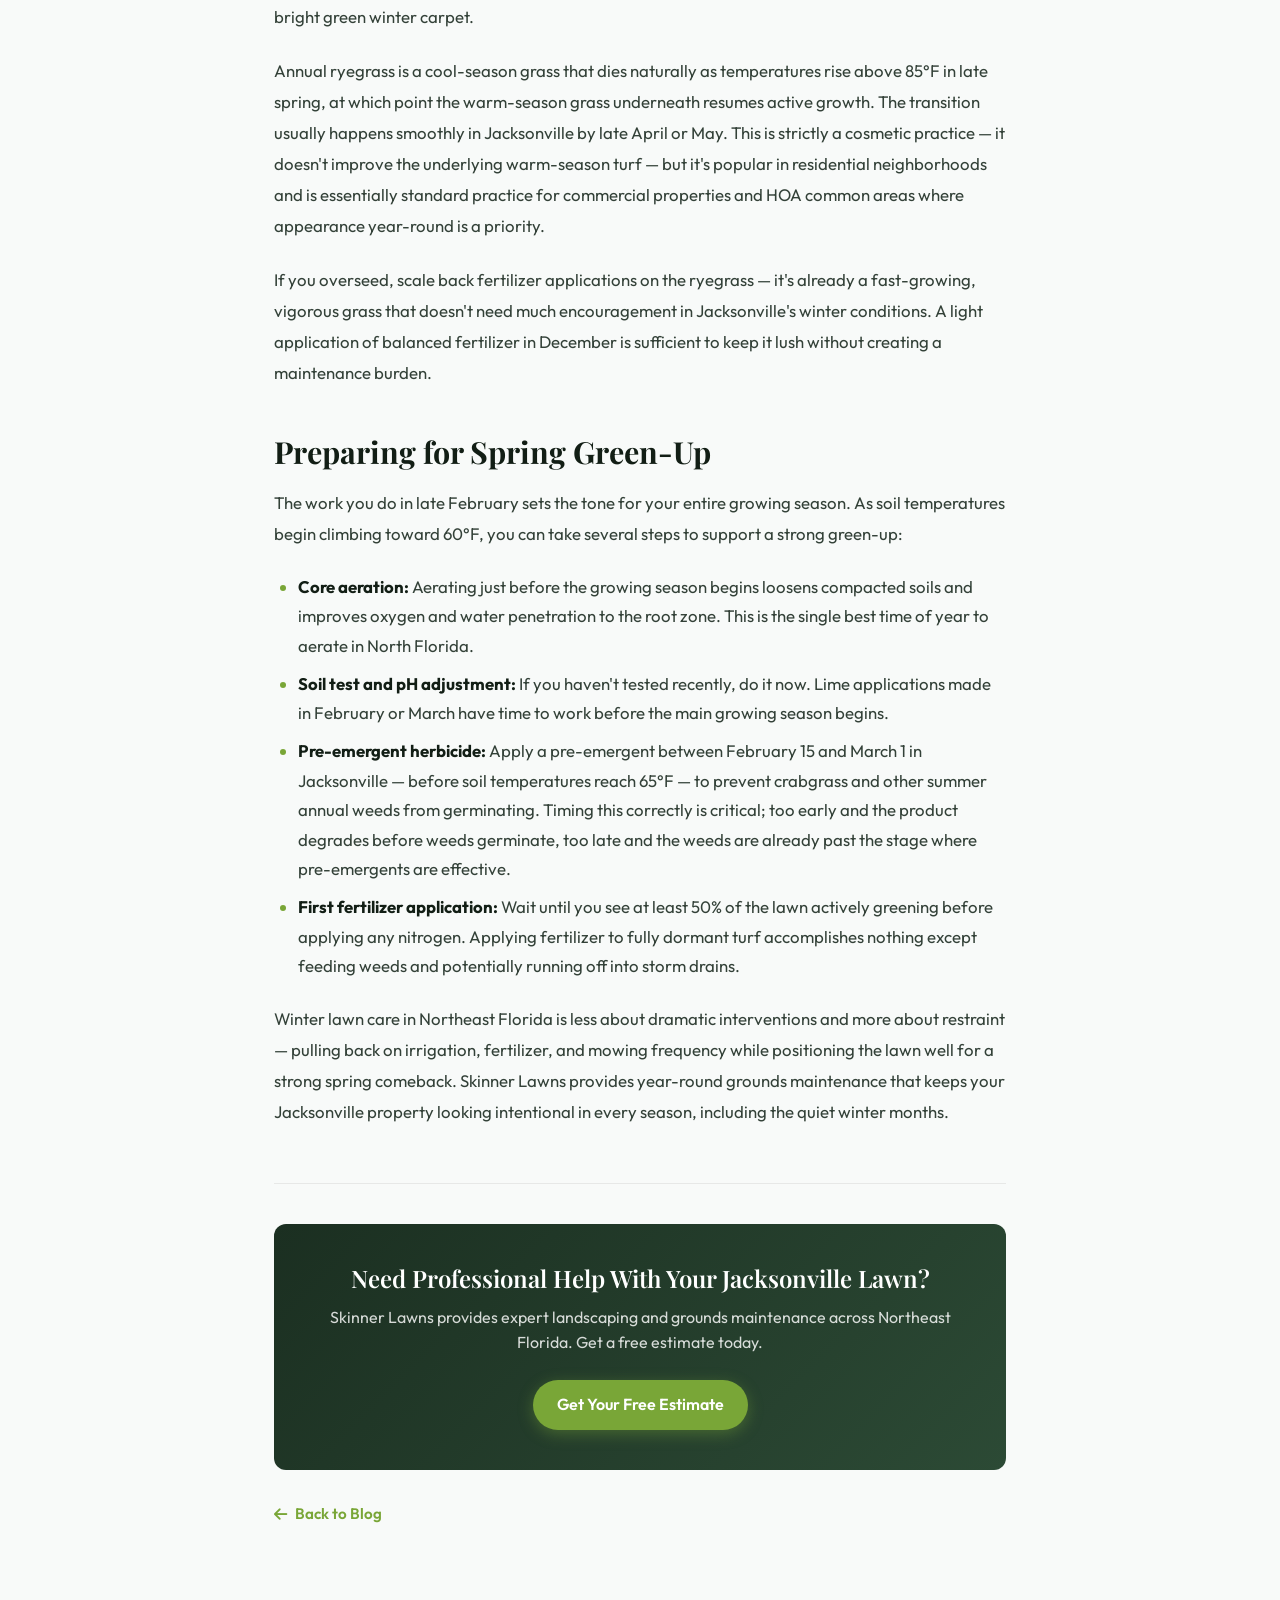
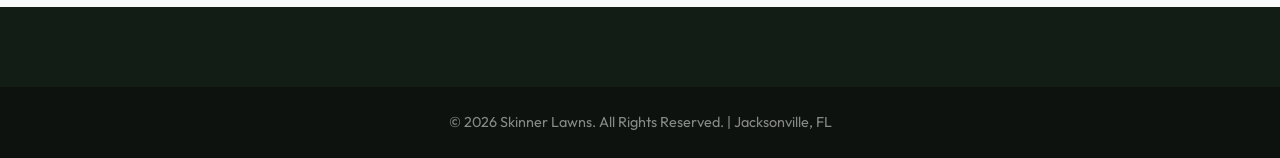
<file: blog/lawn-care-winter-florida.html>
<!DOCTYPE html>
<html lang="en">
<head>
    <meta charset="UTF-8">
    <base href="/blog/">
    <meta name="viewport" content="width=device-width, initial-scale=1.0">
    <title>How to Care for Your Lawn During Florida's Winter Months | Skinner Lawns Blog</title>
    <meta name="description" content="North Florida lawn care guide for winter: dormancy management, frost protection, overseeding with ryegrass, irrigation reduction, and spring green-up prep for Jacksonville.">
    <link rel="preconnect" href="https://fonts.googleapis.com">
    <link rel="preconnect" href="https://fonts.gstatic.com" crossorigin>
    <link href="https://fonts.googleapis.com/css2?family=Outfit:wght@300;400;600;700&family=Playfair+Display:ital,wght@0,600;1,600&display=swap" rel="stylesheet">
    <link rel="stylesheet" href="https://cdnjs.cloudflare.com/ajax/libs/font-awesome/6.4.0/css/all.min.css">
    <link rel="stylesheet" href="../styles.css">
    <link rel="stylesheet" href="blog.css">
</head>
<body>
    <header class="navbar scrolled">
        <div class="container nav-container">
            <a href="../index.html" class="logo">
                <i class="fa-solid fa-leaf"></i>
                <span class="logo-text">Skinner<span class="logo-accent">Lawns</span></span>
            </a>
            <nav class="nav-links">
                <a href="../index.html">Home</a>
                <a href="../index.html#services">Services</a>
                <a href="../index.html#about">About</a>
                <a href="index.html">Blog</a>
                <a href="../index.html#contact" class="btn btn-primary">Free Estimate</a>
            </nav>
        </div>
    </header>

    <main class="blog-post-page">
        <article class="container blog-article">
            <header class="post-header">
                <div class="post-meta">
                    <span class="post-category">Seasonal Care</span>
                    <span class="post-date">November 2025</span>
                </div>
                <h1>How to Care for Your Lawn During Florida's Winter Months</h1>
                <p class="post-intro">Jacksonville's winters are nothing like South Florida's — we get genuine cold fronts, occasional freezes, and temperatures that can genuinely stress warm-season turf. What you do (and don't do) from November through February has a significant impact on how well your lawn rebounds when spring arrives.</p>
            </header>
            <div class="post-body">

                <p>If you've lived in Jacksonville for a few years, you know that telling out-of-state friends "it freezes here" often gets some skepticism. But North Florida sits in a different climate zone than Orlando and Miami. Duval County regularly sees overnight lows in the 30s from December through February, and hard freezes — nights below 28°F for four or more hours — occur a few times each decade. That's enough to tip warm-season grasses into full dormancy and, in cold snaps, cause real damage. Understanding what's happening underground and what actions genuinely help versus what wastes your time is the foundation of good winter lawn care.</p>

                <h2>What Actually Happens to Florida Lawns in Winter</h2>
                <h3>Dormancy vs. Damage</h3>
                <p>All of Jacksonville's common warm-season grasses — St. Augustine, Zoysia, Centipede, Bahia — enter dormancy when soil temperatures consistently drop below 55°F. Dormancy is not death. The plant is alive underground, conserving energy in its root system. The blades turn tan to gray-brown, growth stops, and the lawn essentially hibernates until soil temperatures climb back above 60°F in late February or March.</p>
                <p>Actual cold damage — injury to the crowns or root system — is a different matter. St. Augustine and Centipede are the most cold-sensitive common Jacksonville grasses. A hard freeze following a period of unseasonably warm weather (which encourages new tender growth) poses the greatest risk, as soft, actively growing tissue is far less cold-hardy than properly hardened-off dormant turf.</p>

                <h3>The North Florida Difference</h3>
                <p>Lawn care advice aimed at Central or South Florida doesn't fully apply here. Orlando rarely sees freezes; South Florida almost never does. In Jacksonville and St. Johns County, we're in USDA Zone 9a, and our landscape management must account for that reality. A Palmetto St. Augustine lawn that looks perfect in December in Fort Lauderdale would look very different after a hard freeze in Mandarin or Ponte Vedra Beach.</p>

                <h2>Fertilizer Timing: When to Stop and When to Restart</h2>
                <p>This is one of the most important — and most frequently mismanaged — aspects of winter lawn care in Jacksonville. The rule is straightforward: <strong>stop applying nitrogen-containing fertilizers by October 1</strong>, and don't apply again until late March or when the lawn shows clear signs of active growth resumption.</p>
                <p>Applying nitrogen fertilizer in November or December forces new, soft growth that is highly susceptible to freeze damage. That lush green flush you might see after a fall application looks great right up until the first hard freeze burns it completely. The Florida Department of Agriculture and Consumer Services (FDACS) restricts fertilizer application during the "blackout period" in many Florida counties specifically for this reason — though Jacksonville's ordinances allow fall applications with appropriate restrictions on phosphorus and nitrogen rates.</p>
                <p>Your last fertilizer application of the season should ideally be a potassium-heavy formula in September or early October. Potassium strengthens cell walls and improves cold hardiness — think of it as toughening up the grass before winter. This is a step many homeowners skip and professionals don't.</p>

                <h2>Reducing Irrigation Through Winter</h2>
                <p>Dormant grass has dramatically reduced water needs compared to actively growing turf. Continuing a summer irrigation schedule through winter wastes water, invites fungal disease, and can actually keep the turf from properly hardening off for cold weather. Under the St. Johns River Water Management District (SJRWMD) rules, most Northeast Florida addresses are restricted to once-per-week irrigation from November 1 through March 31.</p>
                <p>In practice, many Jacksonville lawns need even less than once per week during cool, rainy winter months. Adjust your irrigation controller for seasonal conditions: if you're getting regular rainfall, turn the system off and let it rain. During dry stretches — North Florida can go two to three weeks without rain in winter — a single deep irrigation cycle is sufficient to prevent desiccation of the dormant root system.</p>

                <div class="tip-box">
                    <p><strong>Smart Controller Tip:</strong> A rain sensor or smart irrigation controller pays for itself in a single Florida winter by automatically suspending irrigation after rainfall. SJRWMD requires rain sensors on all irrigation systems installed after May 1991 — if yours doesn't have one, it's both a regulatory compliance issue and a water waste issue.</p>
                </div>

                <h2>Winter Mowing: Slow Down and Raise the Deck</h2>
                <p>Mowing frequency drops significantly when grass is dormant — a St. Augustine lawn that needed weekly mowing in July might go three to four weeks between cuts in January. When you do mow, raise the mowing deck slightly: cutting dormant St. Augustine below 3 inches removes leaf tissue that insulates the crown from cold. The thatch and leaf tissue above the crown provides meaningful protection when overnight temperatures dip into the 30s.</p>
                <p>Don't mow when frost is on the ground. Walking on frost-covered turf — especially with mowing equipment — physically damages the frozen leaf cells. Wait until midday when temperatures have risen above freezing and any frost has melted before mowing or doing any significant lawn work.</p>

                <h2>Overseeding with Annual Ryegrass for Winter Color</h2>
                <p>One of Jacksonville's most popular winter lawn practices is overseeding dormant warm-season turf with annual ryegrass in October or November. The ryegrass — applied at 5–10 pounds per 1,000 square feet — germinates quickly in fall temperatures, turning a tan dormant lawn into a bright green winter carpet.</p>
                <p>Annual ryegrass is a cool-season grass that dies naturally as temperatures rise above 85°F in late spring, at which point the warm-season grass underneath resumes active growth. The transition usually happens smoothly in Jacksonville by late April or May. This is strictly a cosmetic practice — it doesn't improve the underlying warm-season turf — but it's popular in residential neighborhoods and is essentially standard practice for commercial properties and HOA common areas where appearance year-round is a priority.</p>
                <p>If you overseed, scale back fertilizer applications on the ryegrass — it's already a fast-growing, vigorous grass that doesn't need much encouragement in Jacksonville's winter conditions. A light application of balanced fertilizer in December is sufficient to keep it lush without creating a maintenance burden.</p>

                <h2>Preparing for Spring Green-Up</h2>
                <p>The work you do in late February sets the tone for your entire growing season. As soil temperatures begin climbing toward 60°F, you can take several steps to support a strong green-up:</p>
                <ul>
                    <li><strong>Core aeration:</strong> Aerating just before the growing season begins loosens compacted soils and improves oxygen and water penetration to the root zone. This is the single best time of year to aerate in North Florida.</li>
                    <li><strong>Soil test and pH adjustment:</strong> If you haven't tested recently, do it now. Lime applications made in February or March have time to work before the main growing season begins.</li>
                    <li><strong>Pre-emergent herbicide:</strong> Apply a pre-emergent between February 15 and March 1 in Jacksonville — before soil temperatures reach 65°F — to prevent crabgrass and other summer annual weeds from germinating. Timing this correctly is critical; too early and the product degrades before weeds germinate, too late and the weeds are already past the stage where pre-emergents are effective.</li>
                    <li><strong>First fertilizer application:</strong> Wait until you see at least 50% of the lawn actively greening before applying any nitrogen. Applying fertilizer to fully dormant turf accomplishes nothing except feeding weeds and potentially running off into storm drains.</li>
                </ul>

                <p>Winter lawn care in Northeast Florida is less about dramatic interventions and more about restraint — pulling back on irrigation, fertilizer, and mowing frequency while positioning the lawn well for a strong spring comeback. Skinner Lawns provides year-round grounds maintenance that keeps your Jacksonville property looking intentional in every season, including the quiet winter months.</p>

            </div>
            <footer class="post-footer">
                <div class="post-cta">
                    <h3>Need Professional Help With Your Jacksonville Lawn?</h3>
                    <p>Skinner Lawns provides expert landscaping and grounds maintenance across Northeast Florida. Get a free estimate today.</p>
                    <a href="../index.html#contact" class="btn btn-primary">Get Your Free Estimate</a>
                </div>
                <a href="index.html" class="back-to-blog"><i class="fa-solid fa-arrow-left"></i> Back to Blog</a>
            </footer>
        </article>
    </main>

    <footer class="footer">
        <div class="footer-bottom">
            <div class="container">
                <p>&copy; 2026 Skinner Lawns. All Rights Reserved. | Jacksonville, FL</p>
            </div>
        </div>
    </footer>
</body>
</html>
</file>
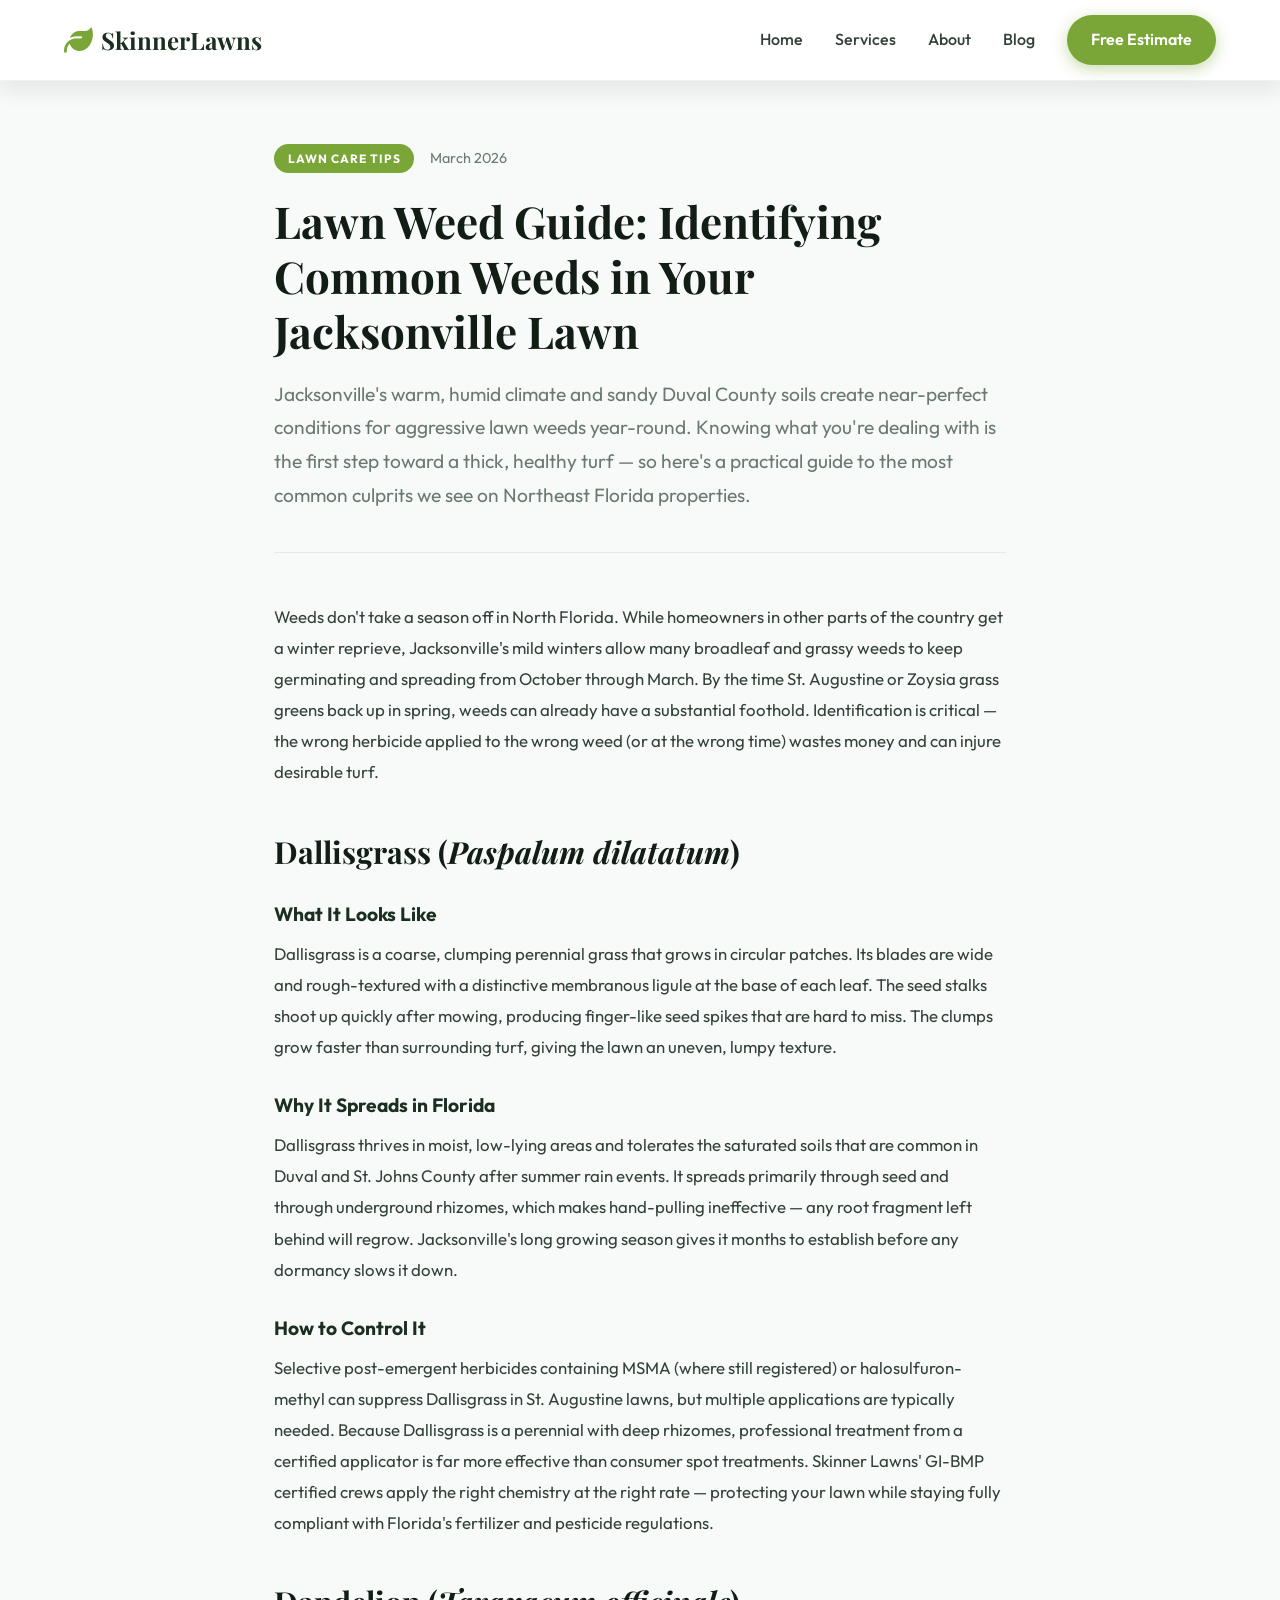
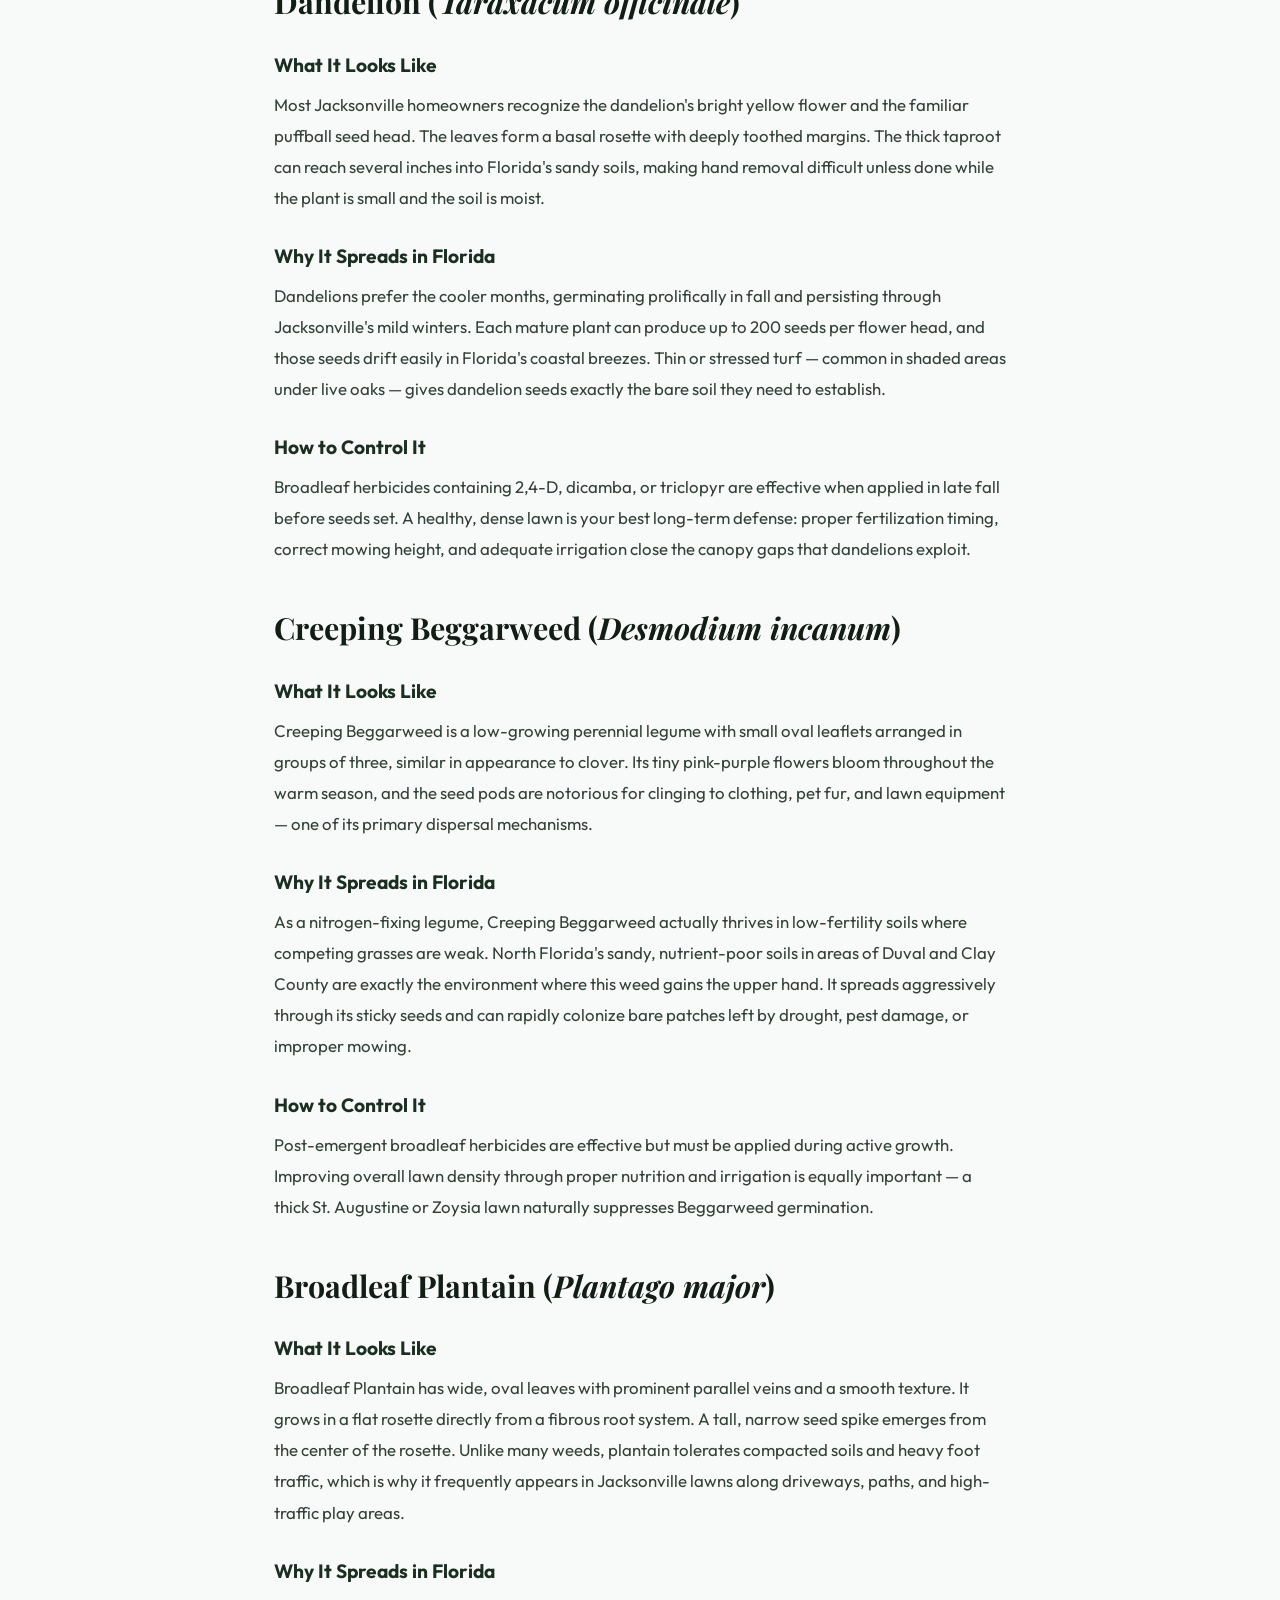
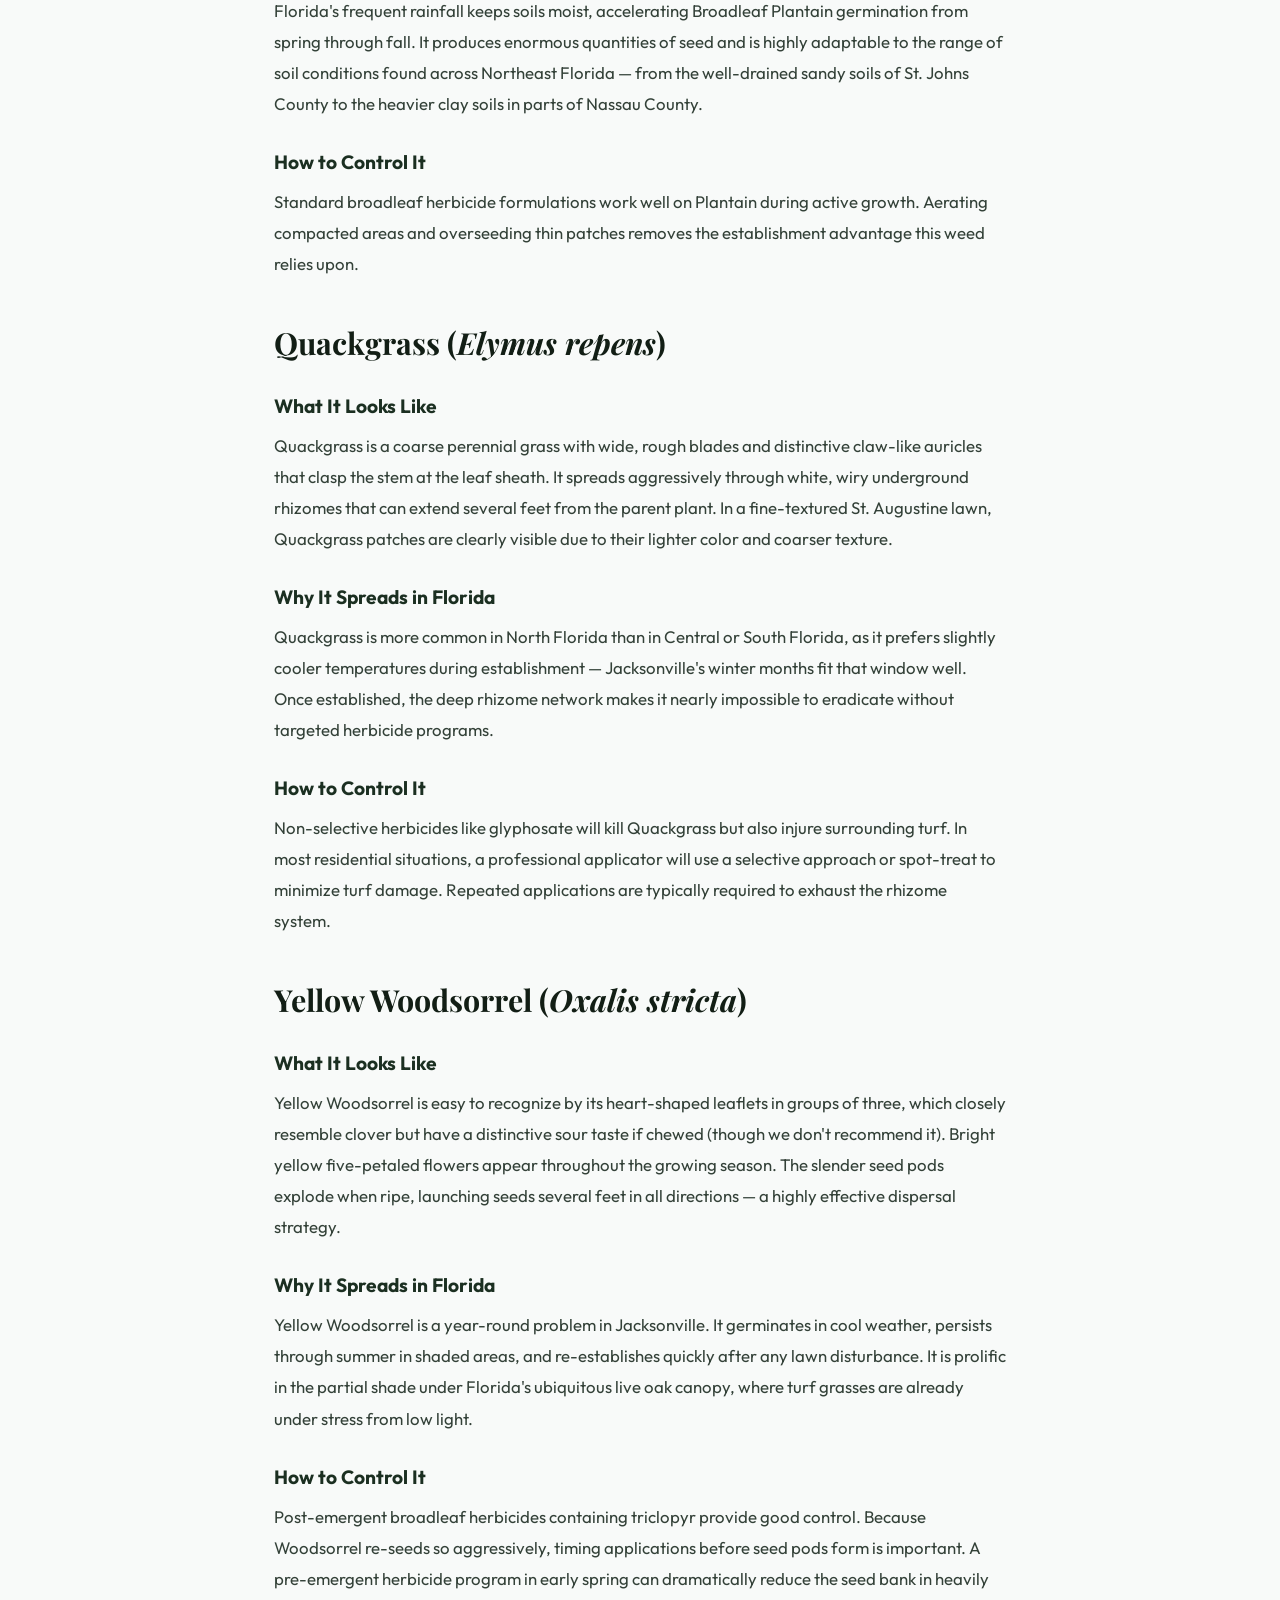
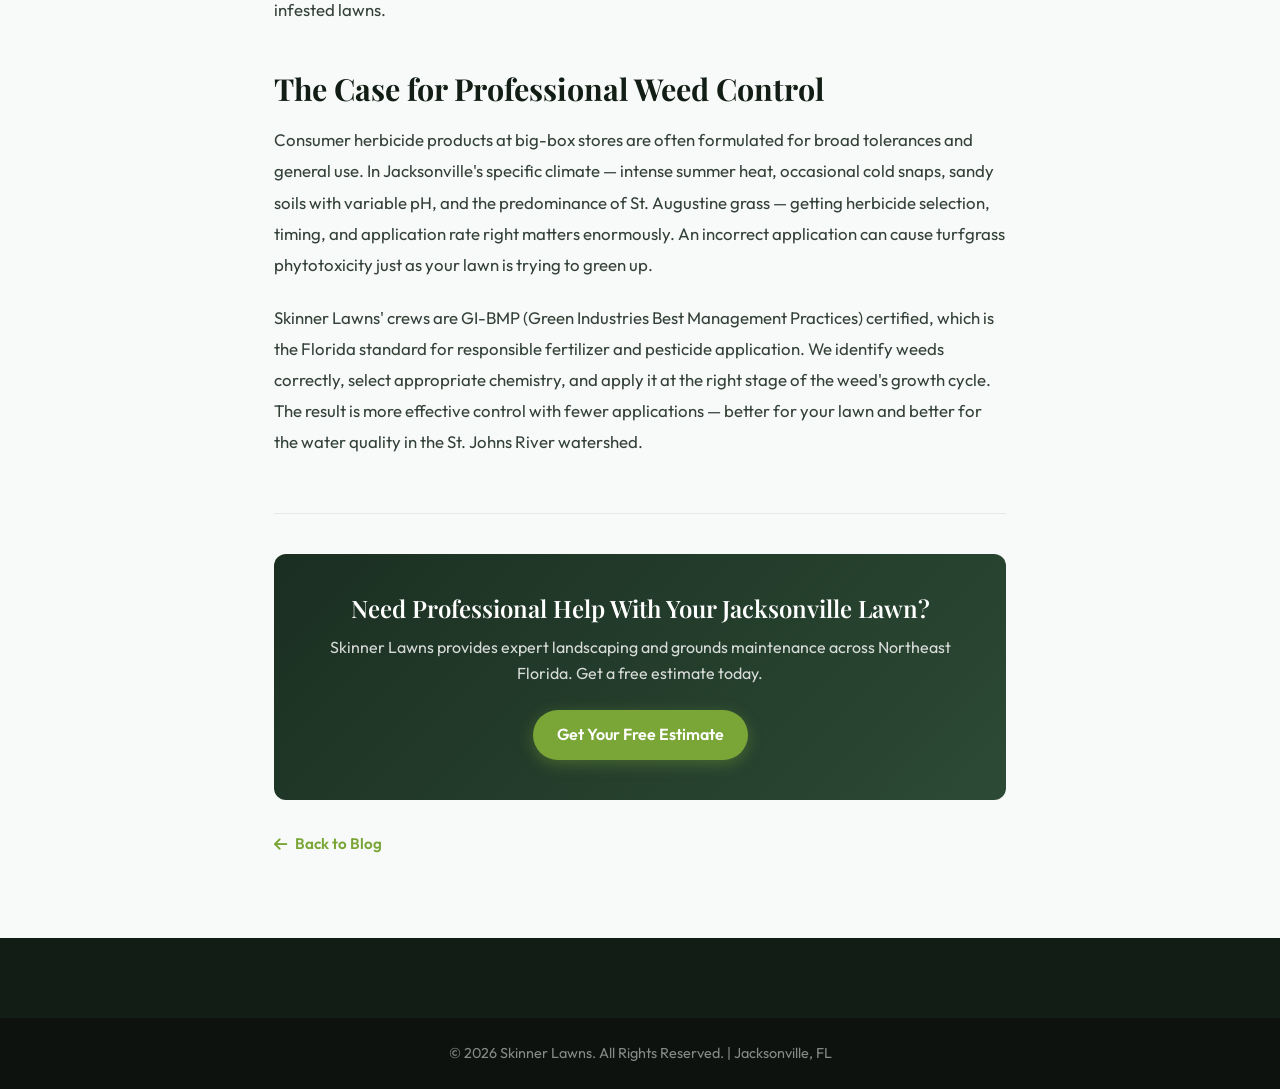
<file: blog/lawn-weed-guide.html>
<!DOCTYPE html>
<html lang="en">
<head>
    <meta charset="UTF-8">
    <base href="/blog/">
    <meta name="viewport" content="width=device-width, initial-scale=1.0">
    <title>Lawn Weed Guide: Identifying Common Weeds in Your Jacksonville Lawn | Skinner Lawns Blog</title>
    <meta name="description" content="Identify and control the most common lawn weeds in Jacksonville, FL. Expert tips on Dallisgrass, Dandelion, Creeping Beggarweed, and more from Skinner Lawns.">
    <link rel="preconnect" href="https://fonts.googleapis.com">
    <link rel="preconnect" href="https://fonts.gstatic.com" crossorigin>
    <link href="https://fonts.googleapis.com/css2?family=Outfit:wght@300;400;600;700&family=Playfair+Display:ital,wght@0,600;1,600&display=swap" rel="stylesheet">
    <link rel="stylesheet" href="https://cdnjs.cloudflare.com/ajax/libs/font-awesome/6.4.0/css/all.min.css">
    <link rel="stylesheet" href="../styles.css">
    <link rel="stylesheet" href="blog.css">
</head>
<body>
    <header class="navbar scrolled">
        <div class="container nav-container">
            <a href="../index.html" class="logo">
                <i class="fa-solid fa-leaf"></i>
                <span class="logo-text">Skinner<span class="logo-accent">Lawns</span></span>
            </a>
            <nav class="nav-links">
                <a href="../index.html">Home</a>
                <a href="../index.html#services">Services</a>
                <a href="../index.html#about">About</a>
                <a href="index.html">Blog</a>
                <a href="../index.html#contact" class="btn btn-primary">Free Estimate</a>
            </nav>
        </div>
    </header>

    <main class="blog-post-page">
        <article class="container blog-article">
            <header class="post-header">
                <div class="post-meta">
                    <span class="post-category">Lawn Care Tips</span>
                    <span class="post-date">March 2026</span>
                </div>
                <h1>Lawn Weed Guide: Identifying Common Weeds in Your Jacksonville Lawn</h1>
                <p class="post-intro">Jacksonville's warm, humid climate and sandy Duval County soils create near-perfect conditions for aggressive lawn weeds year-round. Knowing what you're dealing with is the first step toward a thick, healthy turf — so here's a practical guide to the most common culprits we see on Northeast Florida properties.</p>
            </header>
            <div class="post-body">

                <p>Weeds don't take a season off in North Florida. While homeowners in other parts of the country get a winter reprieve, Jacksonville's mild winters allow many broadleaf and grassy weeds to keep germinating and spreading from October through March. By the time St. Augustine or Zoysia grass greens back up in spring, weeds can already have a substantial foothold. Identification is critical — the wrong herbicide applied to the wrong weed (or at the wrong time) wastes money and can injure desirable turf.</p>

                <h2>Dallisgrass (<em>Paspalum dilatatum</em>)</h2>
                <h3>What It Looks Like</h3>
                <p>Dallisgrass is a coarse, clumping perennial grass that grows in circular patches. Its blades are wide and rough-textured with a distinctive membranous ligule at the base of each leaf. The seed stalks shoot up quickly after mowing, producing finger-like seed spikes that are hard to miss. The clumps grow faster than surrounding turf, giving the lawn an uneven, lumpy texture.</p>
                <h3>Why It Spreads in Florida</h3>
                <p>Dallisgrass thrives in moist, low-lying areas and tolerates the saturated soils that are common in Duval and St. Johns County after summer rain events. It spreads primarily through seed and through underground rhizomes, which makes hand-pulling ineffective — any root fragment left behind will regrow. Jacksonville's long growing season gives it months to establish before any dormancy slows it down.</p>
                <h3>How to Control It</h3>
                <p>Selective post-emergent herbicides containing MSMA (where still registered) or halosulfuron-methyl can suppress Dallisgrass in St. Augustine lawns, but multiple applications are typically needed. Because Dallisgrass is a perennial with deep rhizomes, professional treatment from a certified applicator is far more effective than consumer spot treatments. Skinner Lawns' GI-BMP certified crews apply the right chemistry at the right rate — protecting your lawn while staying fully compliant with Florida's fertilizer and pesticide regulations.</p>

                <h2>Dandelion (<em>Taraxacum officinale</em>)</h2>
                <h3>What It Looks Like</h3>
                <p>Most Jacksonville homeowners recognize the dandelion's bright yellow flower and the familiar puffball seed head. The leaves form a basal rosette with deeply toothed margins. The thick taproot can reach several inches into Florida's sandy soils, making hand removal difficult unless done while the plant is small and the soil is moist.</p>
                <h3>Why It Spreads in Florida</h3>
                <p>Dandelions prefer the cooler months, germinating prolifically in fall and persisting through Jacksonville's mild winters. Each mature plant can produce up to 200 seeds per flower head, and those seeds drift easily in Florida's coastal breezes. Thin or stressed turf — common in shaded areas under live oaks — gives dandelion seeds exactly the bare soil they need to establish.</p>
                <h3>How to Control It</h3>
                <p>Broadleaf herbicides containing 2,4-D, dicamba, or triclopyr are effective when applied in late fall before seeds set. A healthy, dense lawn is your best long-term defense: proper fertilization timing, correct mowing height, and adequate irrigation close the canopy gaps that dandelions exploit.</p>

                <h2>Creeping Beggarweed (<em>Desmodium incanum</em>)</h2>
                <h3>What It Looks Like</h3>
                <p>Creeping Beggarweed is a low-growing perennial legume with small oval leaflets arranged in groups of three, similar in appearance to clover. Its tiny pink-purple flowers bloom throughout the warm season, and the seed pods are notorious for clinging to clothing, pet fur, and lawn equipment — one of its primary dispersal mechanisms.</p>
                <h3>Why It Spreads in Florida</h3>
                <p>As a nitrogen-fixing legume, Creeping Beggarweed actually thrives in low-fertility soils where competing grasses are weak. North Florida's sandy, nutrient-poor soils in areas of Duval and Clay County are exactly the environment where this weed gains the upper hand. It spreads aggressively through its sticky seeds and can rapidly colonize bare patches left by drought, pest damage, or improper mowing.</p>
                <h3>How to Control It</h3>
                <p>Post-emergent broadleaf herbicides are effective but must be applied during active growth. Improving overall lawn density through proper nutrition and irrigation is equally important — a thick St. Augustine or Zoysia lawn naturally suppresses Beggarweed germination.</p>

                <h2>Broadleaf Plantain (<em>Plantago major</em>)</h2>
                <h3>What It Looks Like</h3>
                <p>Broadleaf Plantain has wide, oval leaves with prominent parallel veins and a smooth texture. It grows in a flat rosette directly from a fibrous root system. A tall, narrow seed spike emerges from the center of the rosette. Unlike many weeds, plantain tolerates compacted soils and heavy foot traffic, which is why it frequently appears in Jacksonville lawns along driveways, paths, and high-traffic play areas.</p>
                <h3>Why It Spreads in Florida</h3>
                <p>Florida's frequent rainfall keeps soils moist, accelerating Broadleaf Plantain germination from spring through fall. It produces enormous quantities of seed and is highly adaptable to the range of soil conditions found across Northeast Florida — from the well-drained sandy soils of St. Johns County to the heavier clay soils in parts of Nassau County.</p>
                <h3>How to Control It</h3>
                <p>Standard broadleaf herbicide formulations work well on Plantain during active growth. Aerating compacted areas and overseeding thin patches removes the establishment advantage this weed relies upon.</p>

                <h2>Quackgrass (<em>Elymus repens</em>)</h2>
                <h3>What It Looks Like</h3>
                <p>Quackgrass is a coarse perennial grass with wide, rough blades and distinctive claw-like auricles that clasp the stem at the leaf sheath. It spreads aggressively through white, wiry underground rhizomes that can extend several feet from the parent plant. In a fine-textured St. Augustine lawn, Quackgrass patches are clearly visible due to their lighter color and coarser texture.</p>
                <h3>Why It Spreads in Florida</h3>
                <p>Quackgrass is more common in North Florida than in Central or South Florida, as it prefers slightly cooler temperatures during establishment — Jacksonville's winter months fit that window well. Once established, the deep rhizome network makes it nearly impossible to eradicate without targeted herbicide programs.</p>
                <h3>How to Control It</h3>
                <p>Non-selective herbicides like glyphosate will kill Quackgrass but also injure surrounding turf. In most residential situations, a professional applicator will use a selective approach or spot-treat to minimize turf damage. Repeated applications are typically required to exhaust the rhizome system.</p>

                <h2>Yellow Woodsorrel (<em>Oxalis stricta</em>)</h2>
                <h3>What It Looks Like</h3>
                <p>Yellow Woodsorrel is easy to recognize by its heart-shaped leaflets in groups of three, which closely resemble clover but have a distinctive sour taste if chewed (though we don't recommend it). Bright yellow five-petaled flowers appear throughout the growing season. The slender seed pods explode when ripe, launching seeds several feet in all directions — a highly effective dispersal strategy.</p>
                <h3>Why It Spreads in Florida</h3>
                <p>Yellow Woodsorrel is a year-round problem in Jacksonville. It germinates in cool weather, persists through summer in shaded areas, and re-establishes quickly after any lawn disturbance. It is prolific in the partial shade under Florida's ubiquitous live oak canopy, where turf grasses are already under stress from low light.</p>
                <h3>How to Control It</h3>
                <p>Post-emergent broadleaf herbicides containing triclopyr provide good control. Because Woodsorrel re-seeds so aggressively, timing applications before seed pods form is important. A pre-emergent herbicide program in early spring can dramatically reduce the seed bank in heavily infested lawns.</p>

                <h2>The Case for Professional Weed Control</h2>
                <p>Consumer herbicide products at big-box stores are often formulated for broad tolerances and general use. In Jacksonville's specific climate — intense summer heat, occasional cold snaps, sandy soils with variable pH, and the predominance of St. Augustine grass — getting herbicide selection, timing, and application rate right matters enormously. An incorrect application can cause turfgrass phytotoxicity just as your lawn is trying to green up.</p>
                <p>Skinner Lawns' crews are GI-BMP (Green Industries Best Management Practices) certified, which is the Florida standard for responsible fertilizer and pesticide application. We identify weeds correctly, select appropriate chemistry, and apply it at the right stage of the weed's growth cycle. The result is more effective control with fewer applications — better for your lawn and better for the water quality in the St. Johns River watershed.</p>

            </div>
            <footer class="post-footer">
                <div class="post-cta">
                    <h3>Need Professional Help With Your Jacksonville Lawn?</h3>
                    <p>Skinner Lawns provides expert landscaping and grounds maintenance across Northeast Florida. Get a free estimate today.</p>
                    <a href="../index.html#contact" class="btn btn-primary">Get Your Free Estimate</a>
                </div>
                <a href="index.html" class="back-to-blog"><i class="fa-solid fa-arrow-left"></i> Back to Blog</a>
            </footer>
        </article>
    </main>

    <footer class="footer">
        <div class="footer-bottom">
            <div class="container">
                <p>&copy; 2026 Skinner Lawns. All Rights Reserved. | Jacksonville, FL</p>
            </div>
        </div>
    </footer>
</body>
</html>
</file>
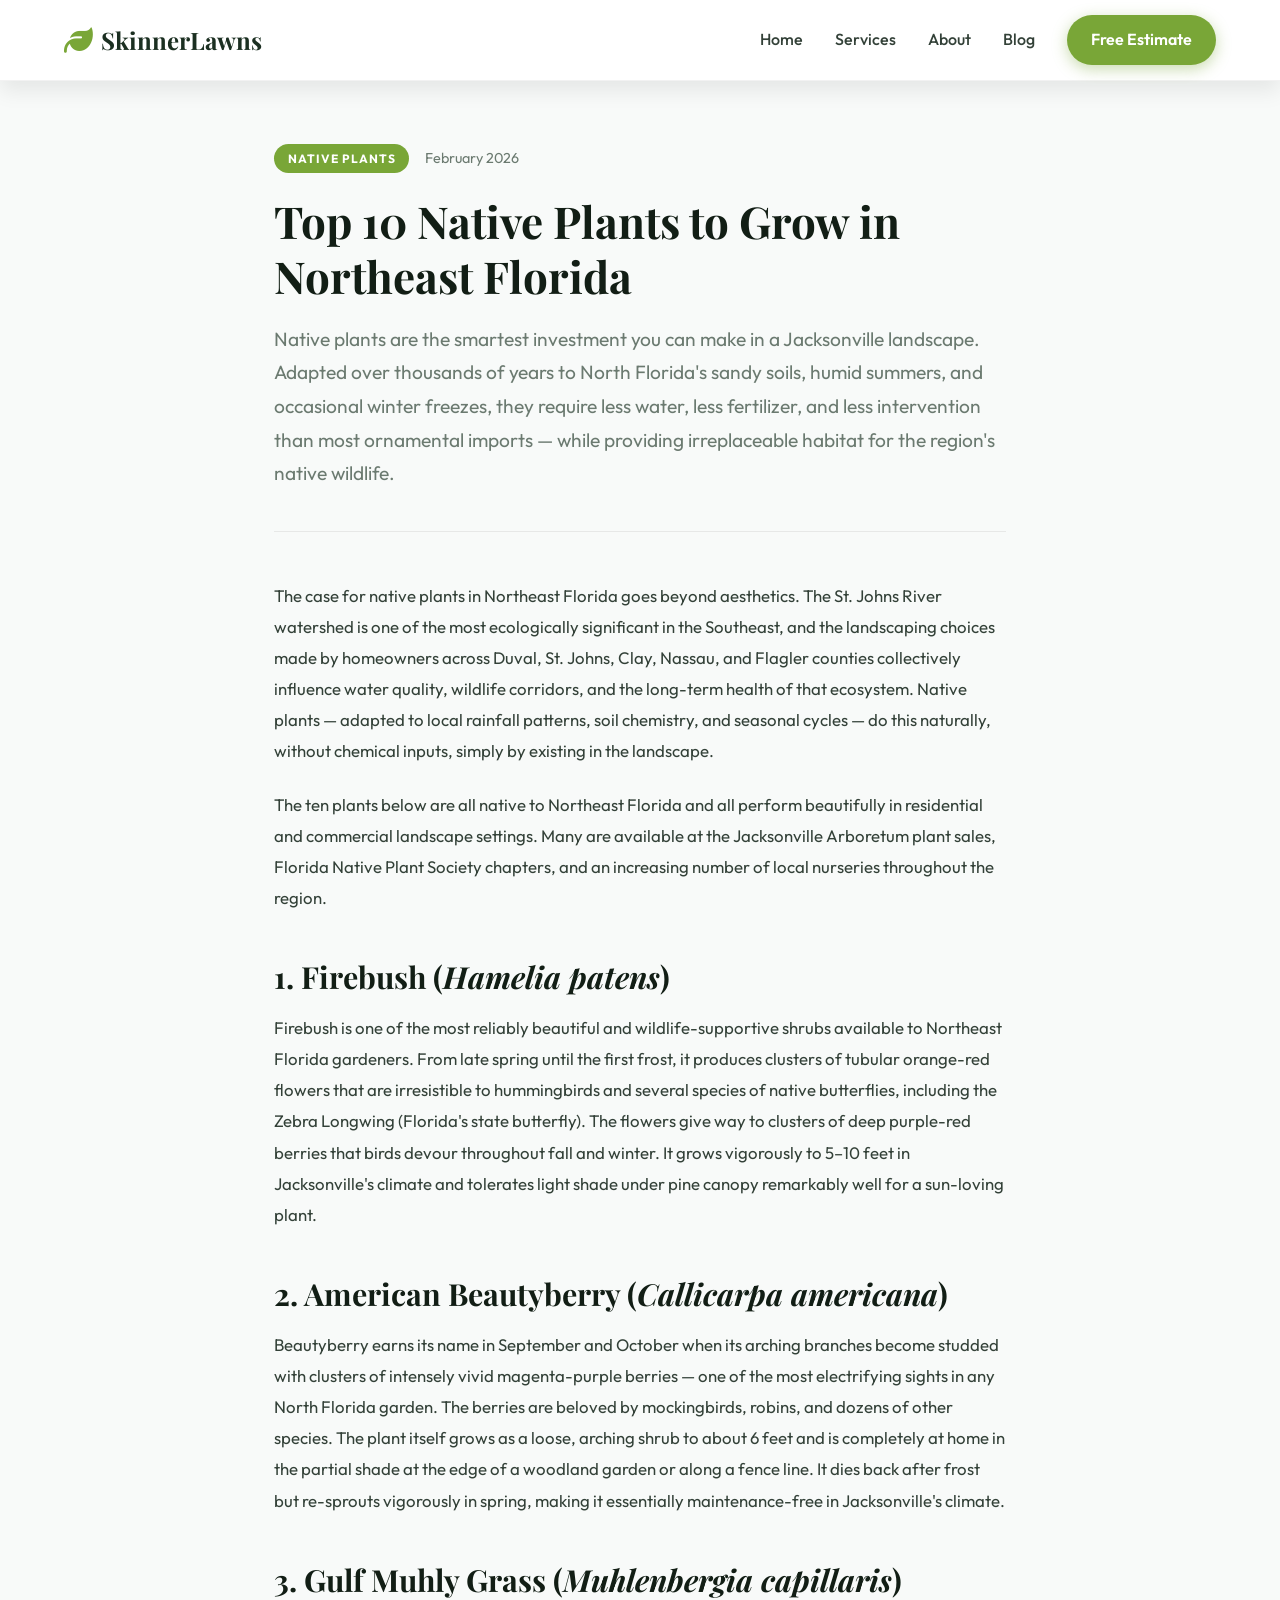
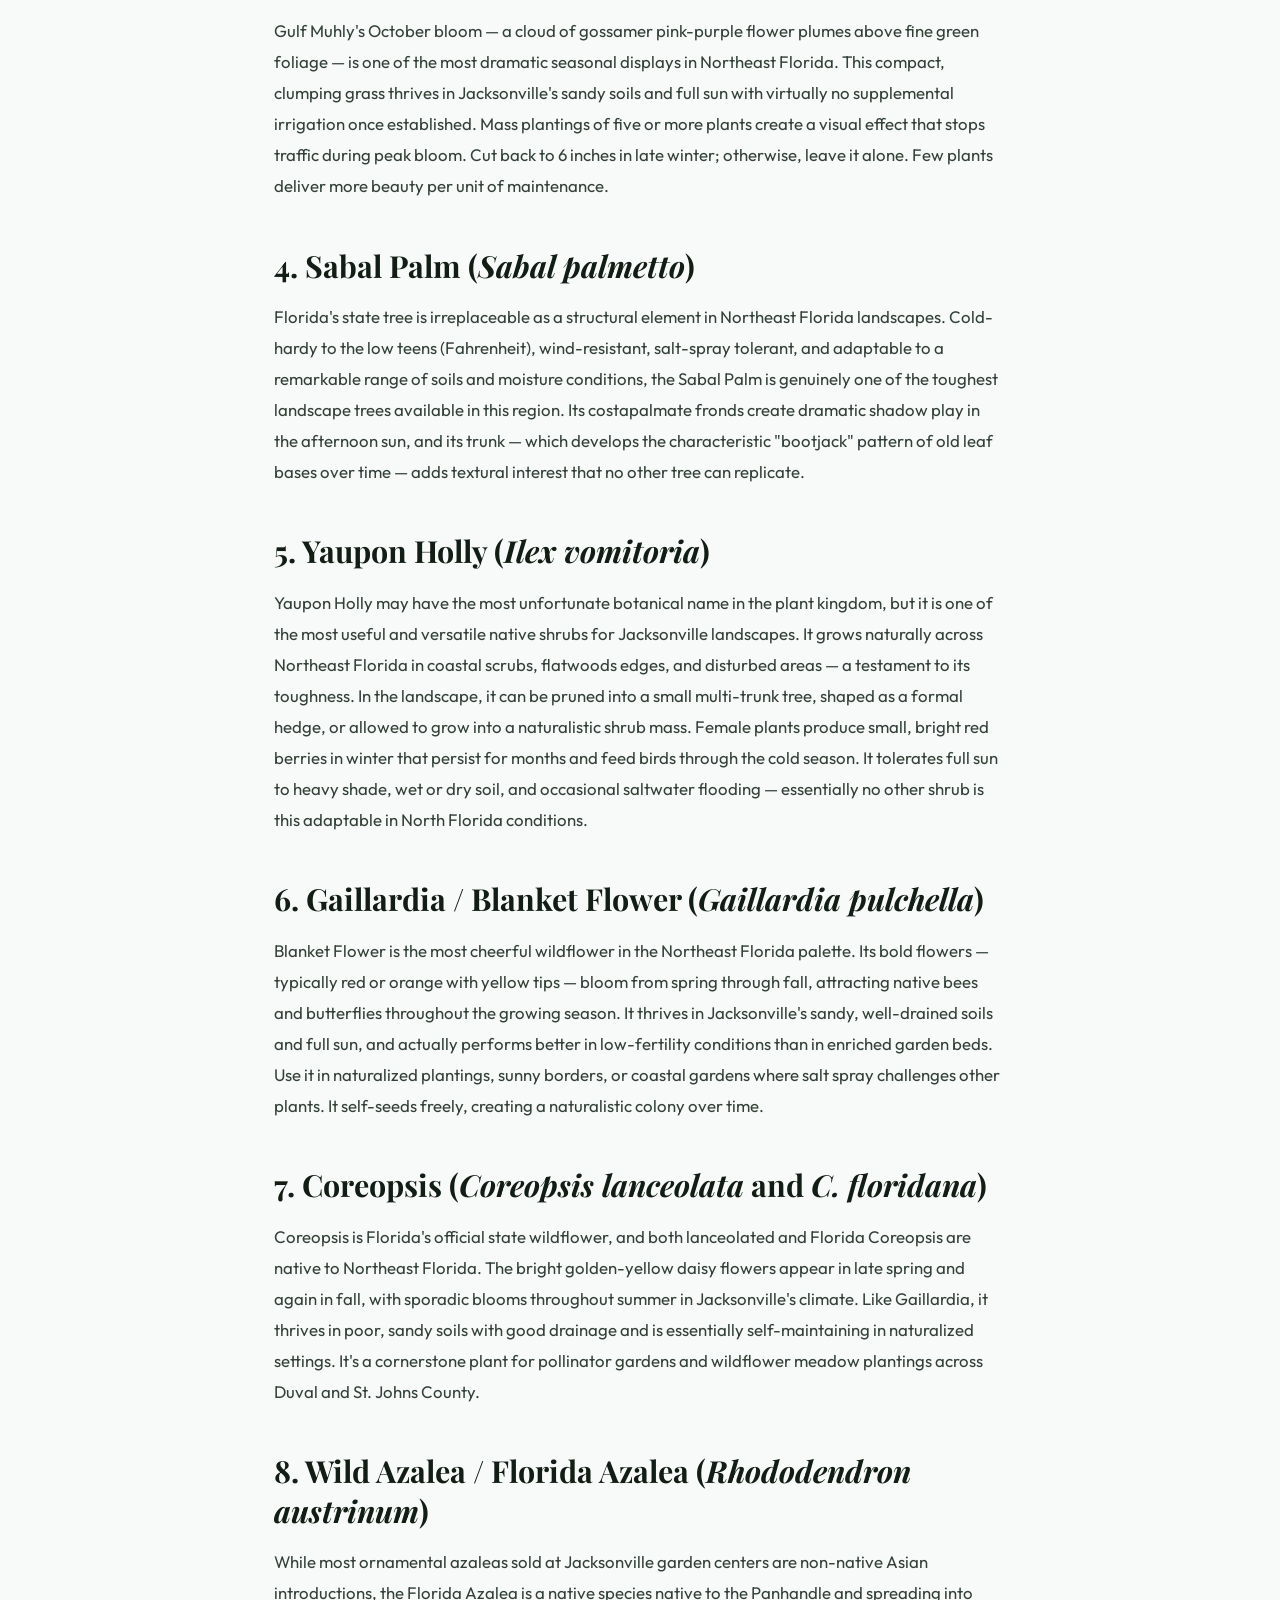
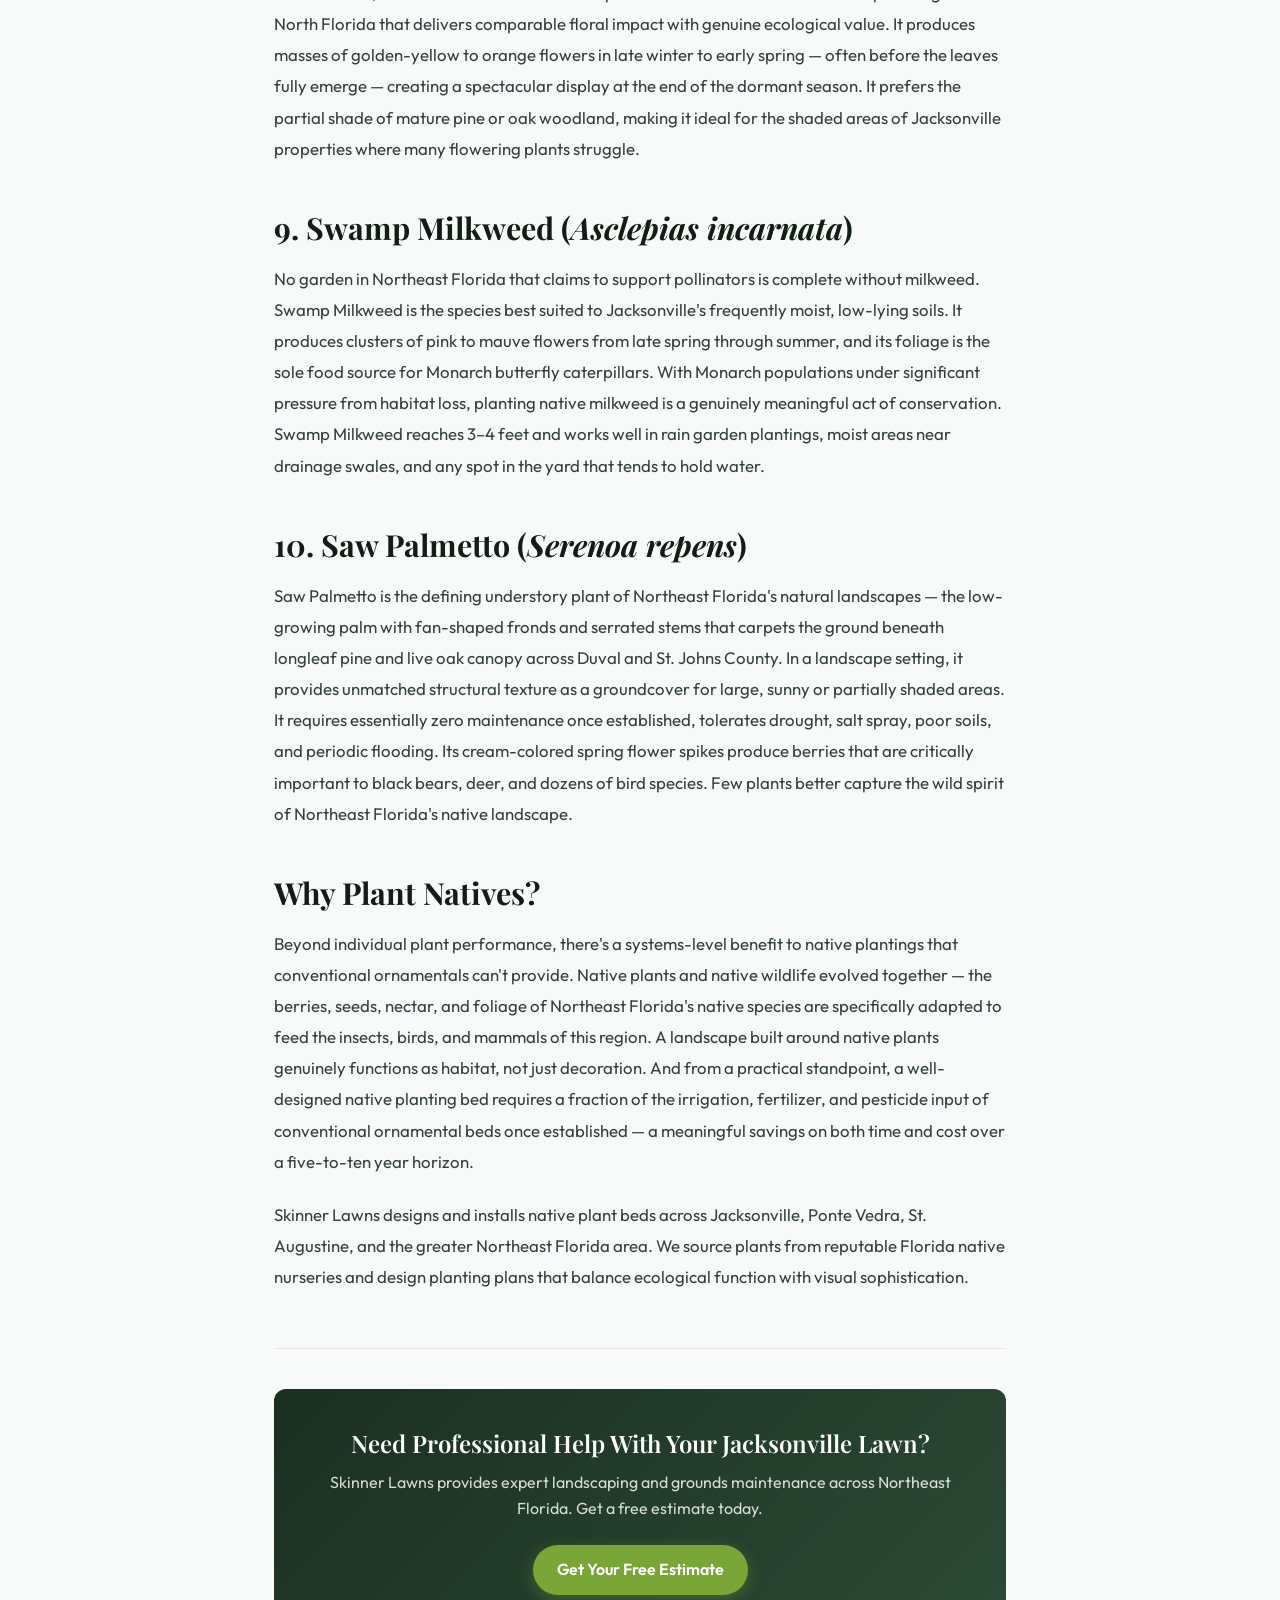
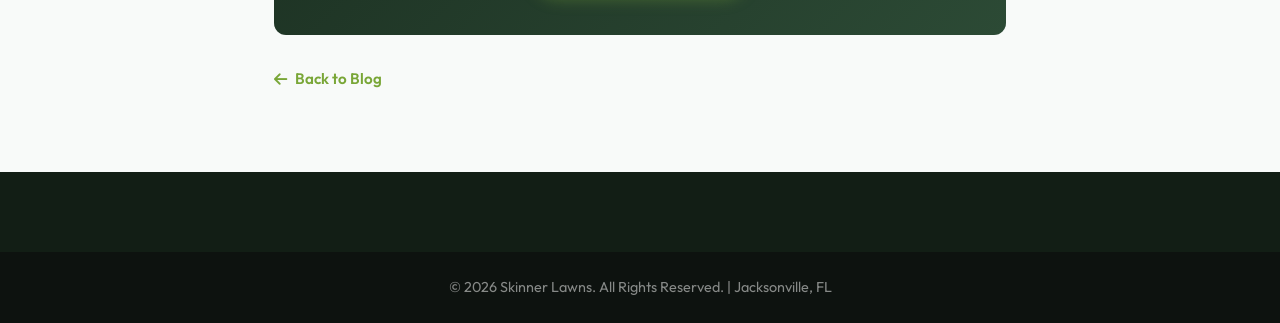
<file: blog/native-plants-northeast-florida.html>
<!DOCTYPE html>
<html lang="en">
<head>
    <meta charset="UTF-8">
    <base href="/blog/">
    <meta name="viewport" content="width=device-width, initial-scale=1.0">
    <title>Top 10 Native Plants to Grow in Northeast Florida | Skinner Lawns Blog</title>
    <meta name="description" content="Discover the top 10 native plants for Northeast Florida landscapes. From Firebush to Saw Palmetto, these plants thrive in Jacksonville's climate with minimal maintenance.">
    <link rel="preconnect" href="https://fonts.googleapis.com">
    <link rel="preconnect" href="https://fonts.gstatic.com" crossorigin>
    <link href="https://fonts.googleapis.com/css2?family=Outfit:wght@300;400;600;700&family=Playfair+Display:ital,wght@0,600;1,600&display=swap" rel="stylesheet">
    <link rel="stylesheet" href="https://cdnjs.cloudflare.com/ajax/libs/font-awesome/6.4.0/css/all.min.css">
    <link rel="stylesheet" href="../styles.css">
    <link rel="stylesheet" href="blog.css">
</head>
<body>
    <header class="navbar scrolled">
        <div class="container nav-container">
            <a href="../index.html" class="logo">
                <i class="fa-solid fa-leaf"></i>
                <span class="logo-text">Skinner<span class="logo-accent">Lawns</span></span>
            </a>
            <nav class="nav-links">
                <a href="../index.html">Home</a>
                <a href="../index.html#services">Services</a>
                <a href="../index.html#about">About</a>
                <a href="index.html">Blog</a>
                <a href="../index.html#contact" class="btn btn-primary">Free Estimate</a>
            </nav>
        </div>
    </header>

    <main class="blog-post-page">
        <article class="container blog-article">
            <header class="post-header">
                <div class="post-meta">
                    <span class="post-category">Native Plants</span>
                    <span class="post-date">February 2026</span>
                </div>
                <h1>Top 10 Native Plants to Grow in Northeast Florida</h1>
                <p class="post-intro">Native plants are the smartest investment you can make in a Jacksonville landscape. Adapted over thousands of years to North Florida's sandy soils, humid summers, and occasional winter freezes, they require less water, less fertilizer, and less intervention than most ornamental imports — while providing irreplaceable habitat for the region's native wildlife.</p>
            </header>
            <div class="post-body">

                <p>The case for native plants in Northeast Florida goes beyond aesthetics. The St. Johns River watershed is one of the most ecologically significant in the Southeast, and the landscaping choices made by homeowners across Duval, St. Johns, Clay, Nassau, and Flagler counties collectively influence water quality, wildlife corridors, and the long-term health of that ecosystem. Native plants — adapted to local rainfall patterns, soil chemistry, and seasonal cycles — do this naturally, without chemical inputs, simply by existing in the landscape.</p>
                <p>The ten plants below are all native to Northeast Florida and all perform beautifully in residential and commercial landscape settings. Many are available at the Jacksonville Arboretum plant sales, Florida Native Plant Society chapters, and an increasing number of local nurseries throughout the region.</p>

                <h2>1. Firebush (<em>Hamelia patens</em>)</h2>
                <p>Firebush is one of the most reliably beautiful and wildlife-supportive shrubs available to Northeast Florida gardeners. From late spring until the first frost, it produces clusters of tubular orange-red flowers that are irresistible to hummingbirds and several species of native butterflies, including the Zebra Longwing (Florida's state butterfly). The flowers give way to clusters of deep purple-red berries that birds devour throughout fall and winter. It grows vigorously to 5–10 feet in Jacksonville's climate and tolerates light shade under pine canopy remarkably well for a sun-loving plant.</p>

                <h2>2. American Beautyberry (<em>Callicarpa americana</em>)</h2>
                <p>Beautyberry earns its name in September and October when its arching branches become studded with clusters of intensely vivid magenta-purple berries — one of the most electrifying sights in any North Florida garden. The berries are beloved by mockingbirds, robins, and dozens of other species. The plant itself grows as a loose, arching shrub to about 6 feet and is completely at home in the partial shade at the edge of a woodland garden or along a fence line. It dies back after frost but re-sprouts vigorously in spring, making it essentially maintenance-free in Jacksonville's climate.</p>

                <h2>3. Gulf Muhly Grass (<em>Muhlenbergia capillaris</em>)</h2>
                <p>Gulf Muhly's October bloom — a cloud of gossamer pink-purple flower plumes above fine green foliage — is one of the most dramatic seasonal displays in Northeast Florida. This compact, clumping grass thrives in Jacksonville's sandy soils and full sun with virtually no supplemental irrigation once established. Mass plantings of five or more plants create a visual effect that stops traffic during peak bloom. Cut back to 6 inches in late winter; otherwise, leave it alone. Few plants deliver more beauty per unit of maintenance.</p>

                <h2>4. Sabal Palm (<em>Sabal palmetto</em>)</h2>
                <p>Florida's state tree is irreplaceable as a structural element in Northeast Florida landscapes. Cold-hardy to the low teens (Fahrenheit), wind-resistant, salt-spray tolerant, and adaptable to a remarkable range of soils and moisture conditions, the Sabal Palm is genuinely one of the toughest landscape trees available in this region. Its costapalmate fronds create dramatic shadow play in the afternoon sun, and its trunk — which develops the characteristic "bootjack" pattern of old leaf bases over time — adds textural interest that no other tree can replicate.</p>

                <h2>5. Yaupon Holly (<em>Ilex vomitoria</em>)</h2>
                <p>Yaupon Holly may have the most unfortunate botanical name in the plant kingdom, but it is one of the most useful and versatile native shrubs for Jacksonville landscapes. It grows naturally across Northeast Florida in coastal scrubs, flatwoods edges, and disturbed areas — a testament to its toughness. In the landscape, it can be pruned into a small multi-trunk tree, shaped as a formal hedge, or allowed to grow into a naturalistic shrub mass. Female plants produce small, bright red berries in winter that persist for months and feed birds through the cold season. It tolerates full sun to heavy shade, wet or dry soil, and occasional saltwater flooding — essentially no other shrub is this adaptable in North Florida conditions.</p>

                <h2>6. Gaillardia / Blanket Flower (<em>Gaillardia pulchella</em>)</h2>
                <p>Blanket Flower is the most cheerful wildflower in the Northeast Florida palette. Its bold flowers — typically red or orange with yellow tips — bloom from spring through fall, attracting native bees and butterflies throughout the growing season. It thrives in Jacksonville's sandy, well-drained soils and full sun, and actually performs better in low-fertility conditions than in enriched garden beds. Use it in naturalized plantings, sunny borders, or coastal gardens where salt spray challenges other plants. It self-seeds freely, creating a naturalistic colony over time.</p>

                <h2>7. Coreopsis (<em>Coreopsis lanceolata</em> and <em>C. floridana</em>)</h2>
                <p>Coreopsis is Florida's official state wildflower, and both lanceolated and Florida Coreopsis are native to Northeast Florida. The bright golden-yellow daisy flowers appear in late spring and again in fall, with sporadic blooms throughout summer in Jacksonville's climate. Like Gaillardia, it thrives in poor, sandy soils with good drainage and is essentially self-maintaining in naturalized settings. It's a cornerstone plant for pollinator gardens and wildflower meadow plantings across Duval and St. Johns County.</p>

                <h2>8. Wild Azalea / Florida Azalea (<em>Rhododendron austrinum</em>)</h2>
                <p>While most ornamental azaleas sold at Jacksonville garden centers are non-native Asian introductions, the Florida Azalea is a native species native to the Panhandle and spreading into North Florida that delivers comparable floral impact with genuine ecological value. It produces masses of golden-yellow to orange flowers in late winter to early spring — often before the leaves fully emerge — creating a spectacular display at the end of the dormant season. It prefers the partial shade of mature pine or oak woodland, making it ideal for the shaded areas of Jacksonville properties where many flowering plants struggle.</p>

                <h2>9. Swamp Milkweed (<em>Asclepias incarnata</em>)</h2>
                <p>No garden in Northeast Florida that claims to support pollinators is complete without milkweed. Swamp Milkweed is the species best suited to Jacksonville's frequently moist, low-lying soils. It produces clusters of pink to mauve flowers from late spring through summer, and its foliage is the sole food source for Monarch butterfly caterpillars. With Monarch populations under significant pressure from habitat loss, planting native milkweed is a genuinely meaningful act of conservation. Swamp Milkweed reaches 3–4 feet and works well in rain garden plantings, moist areas near drainage swales, and any spot in the yard that tends to hold water.</p>

                <h2>10. Saw Palmetto (<em>Serenoa repens</em>)</h2>
                <p>Saw Palmetto is the defining understory plant of Northeast Florida's natural landscapes — the low-growing palm with fan-shaped fronds and serrated stems that carpets the ground beneath longleaf pine and live oak canopy across Duval and St. Johns County. In a landscape setting, it provides unmatched structural texture as a groundcover for large, sunny or partially shaded areas. It requires essentially zero maintenance once established, tolerates drought, salt spray, poor soils, and periodic flooding. Its cream-colored spring flower spikes produce berries that are critically important to black bears, deer, and dozens of bird species. Few plants better capture the wild spirit of Northeast Florida's native landscape.</p>

                <h2>Why Plant Natives?</h2>
                <p>Beyond individual plant performance, there's a systems-level benefit to native plantings that conventional ornamentals can't provide. Native plants and native wildlife evolved together — the berries, seeds, nectar, and foliage of Northeast Florida's native species are specifically adapted to feed the insects, birds, and mammals of this region. A landscape built around native plants genuinely functions as habitat, not just decoration. And from a practical standpoint, a well-designed native planting bed requires a fraction of the irrigation, fertilizer, and pesticide input of conventional ornamental beds once established — a meaningful savings on both time and cost over a five-to-ten year horizon.</p>
                <p>Skinner Lawns designs and installs native plant beds across Jacksonville, Ponte Vedra, St. Augustine, and the greater Northeast Florida area. We source plants from reputable Florida native nurseries and design planting plans that balance ecological function with visual sophistication.</p>

            </div>
            <footer class="post-footer">
                <div class="post-cta">
                    <h3>Need Professional Help With Your Jacksonville Lawn?</h3>
                    <p>Skinner Lawns provides expert landscaping and grounds maintenance across Northeast Florida. Get a free estimate today.</p>
                    <a href="../index.html#contact" class="btn btn-primary">Get Your Free Estimate</a>
                </div>
                <a href="index.html" class="back-to-blog"><i class="fa-solid fa-arrow-left"></i> Back to Blog</a>
            </footer>
        </article>
    </main>

    <footer class="footer">
        <div class="footer-bottom">
            <div class="container">
                <p>&copy; 2026 Skinner Lawns. All Rights Reserved. | Jacksonville, FL</p>
            </div>
        </div>
    </footer>
</body>
</html>
</file>
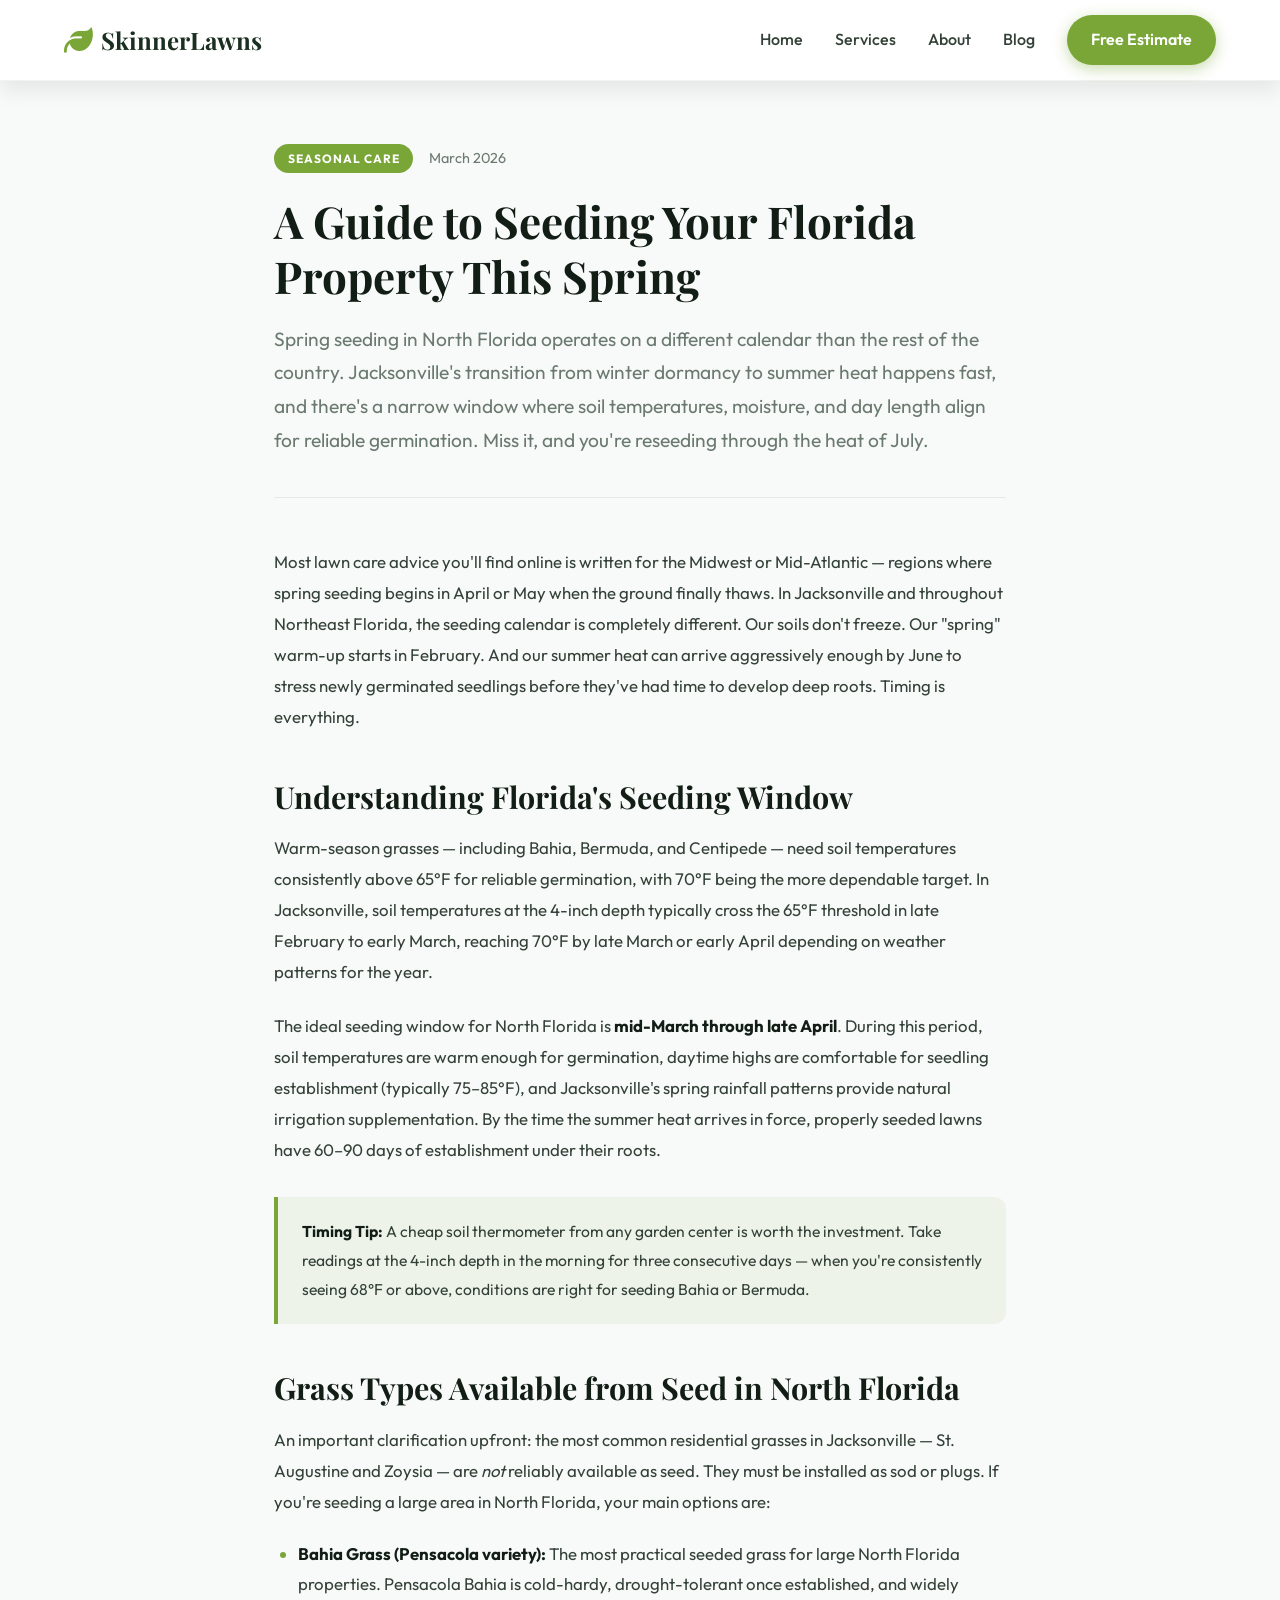
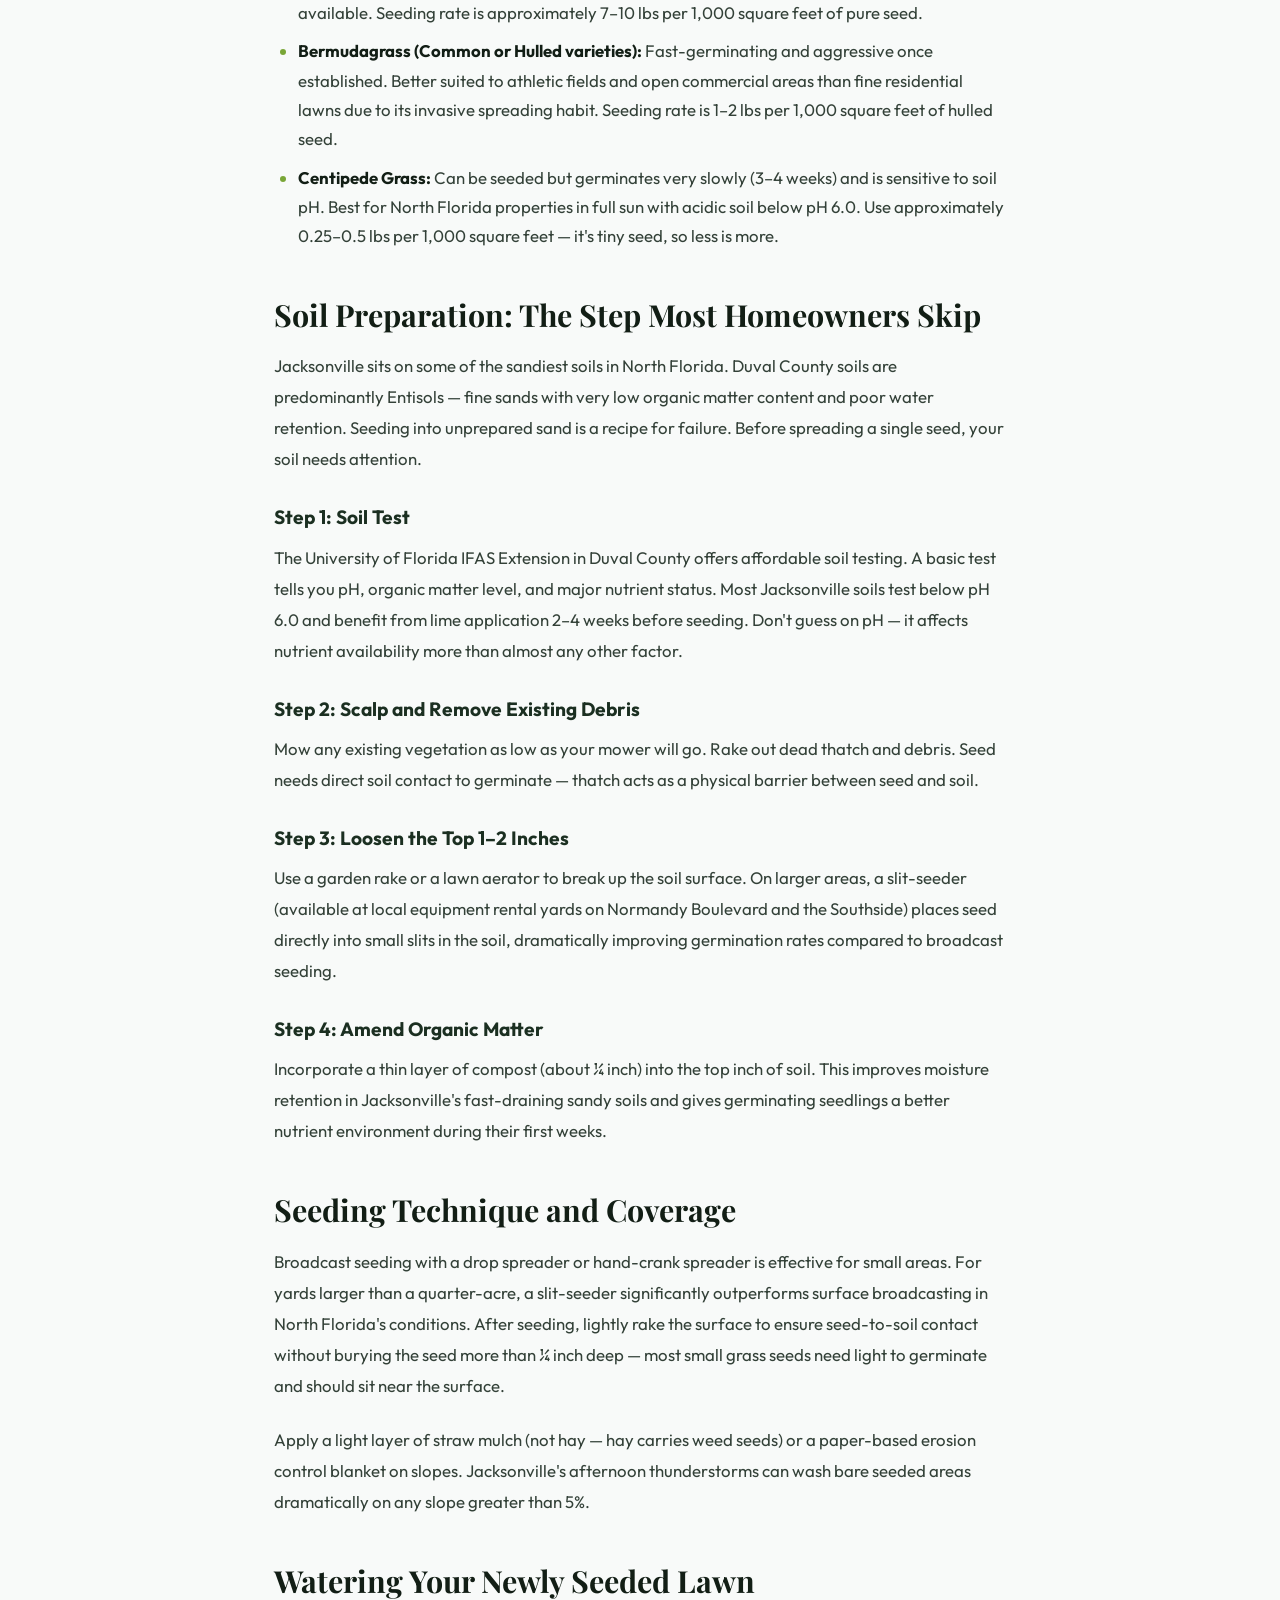
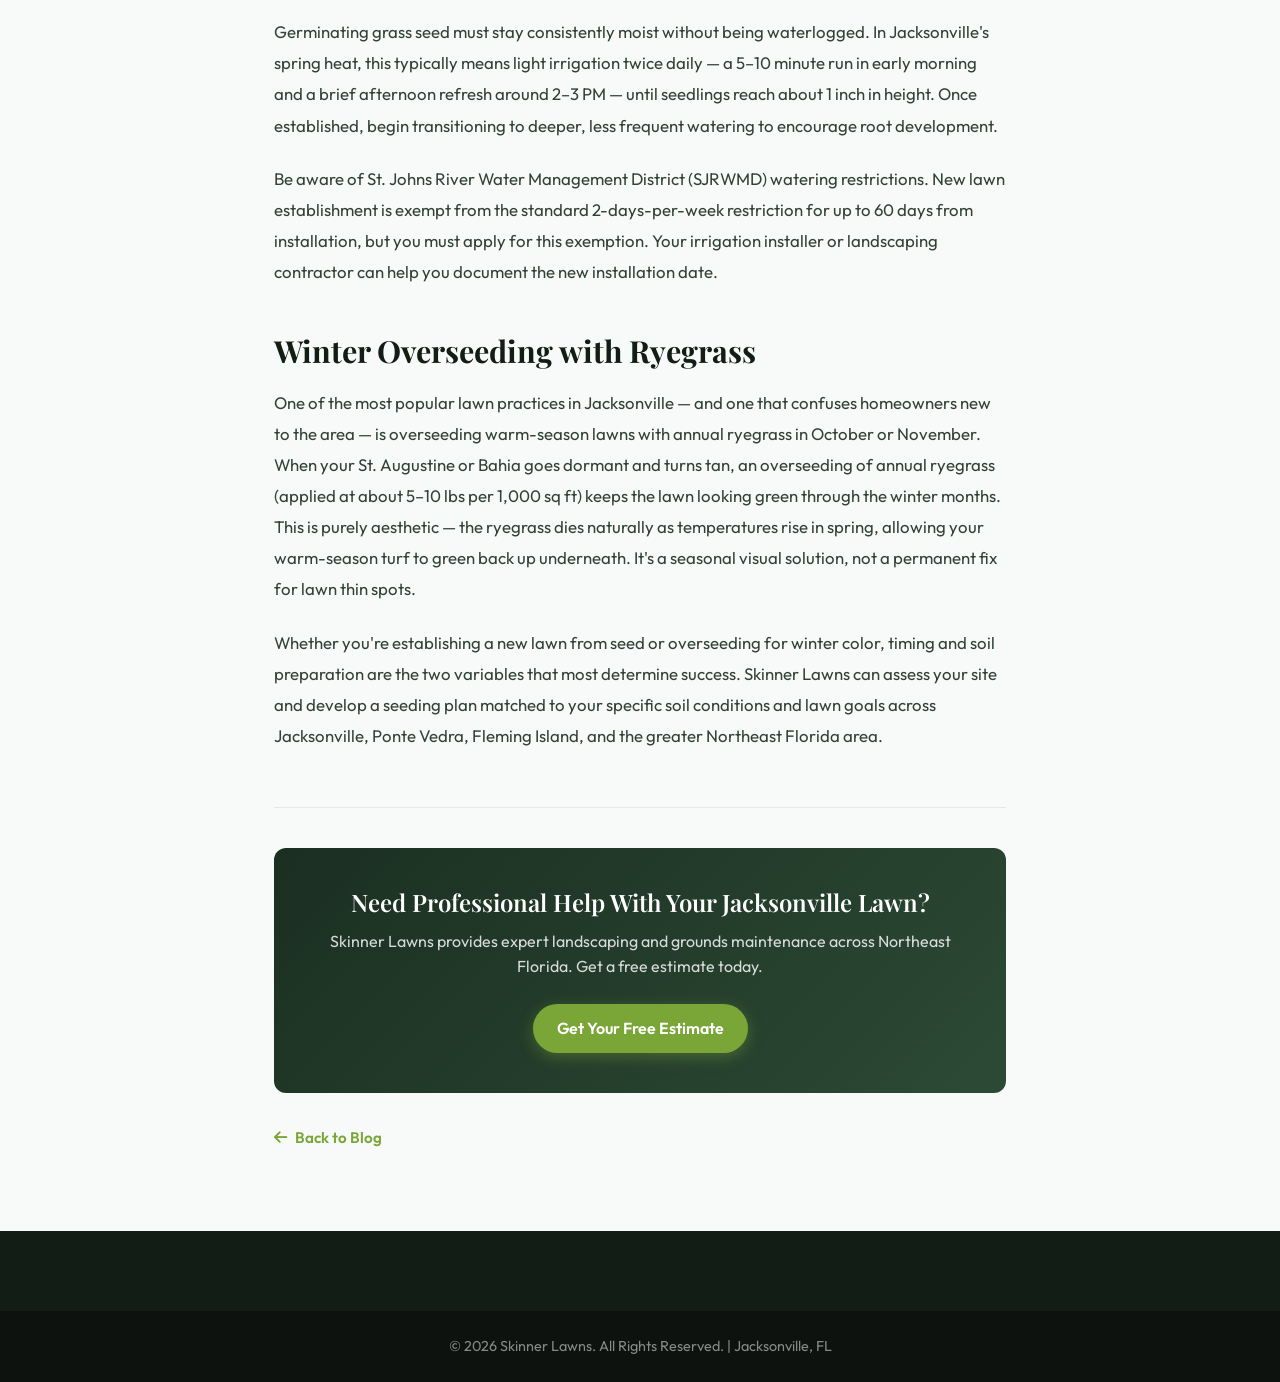
<file: blog/seeding-florida-property.html>
<!DOCTYPE html>
<html lang="en">
<head>
    <meta charset="UTF-8">
    <base href="/blog/">
    <meta name="viewport" content="width=device-width, initial-scale=1.0">
    <title>A Guide to Seeding Your Florida Property This Spring | Skinner Lawns Blog</title>
    <meta name="description" content="When and how to seed your North Florida lawn this spring. Jacksonville-specific timing, soil prep, seed selection, and watering tips from Skinner Lawns.">
    <link rel="preconnect" href="https://fonts.googleapis.com">
    <link rel="preconnect" href="https://fonts.gstatic.com" crossorigin>
    <link href="https://fonts.googleapis.com/css2?family=Outfit:wght@300;400;600;700&family=Playfair+Display:ital,wght@0,600;1,600&display=swap" rel="stylesheet">
    <link rel="stylesheet" href="https://cdnjs.cloudflare.com/ajax/libs/font-awesome/6.4.0/css/all.min.css">
    <link rel="stylesheet" href="../styles.css">
    <link rel="stylesheet" href="blog.css">
</head>
<body>
    <header class="navbar scrolled">
        <div class="container nav-container">
            <a href="../index.html" class="logo">
                <i class="fa-solid fa-leaf"></i>
                <span class="logo-text">Skinner<span class="logo-accent">Lawns</span></span>
            </a>
            <nav class="nav-links">
                <a href="../index.html">Home</a>
                <a href="../index.html#services">Services</a>
                <a href="../index.html#about">About</a>
                <a href="index.html">Blog</a>
                <a href="../index.html#contact" class="btn btn-primary">Free Estimate</a>
            </nav>
        </div>
    </header>

    <main class="blog-post-page">
        <article class="container blog-article">
            <header class="post-header">
                <div class="post-meta">
                    <span class="post-category">Seasonal Care</span>
                    <span class="post-date">March 2026</span>
                </div>
                <h1>A Guide to Seeding Your Florida Property This Spring</h1>
                <p class="post-intro">Spring seeding in North Florida operates on a different calendar than the rest of the country. Jacksonville's transition from winter dormancy to summer heat happens fast, and there's a narrow window where soil temperatures, moisture, and day length align for reliable germination. Miss it, and you're reseeding through the heat of July.</p>
            </header>
            <div class="post-body">

                <p>Most lawn care advice you'll find online is written for the Midwest or Mid-Atlantic — regions where spring seeding begins in April or May when the ground finally thaws. In Jacksonville and throughout Northeast Florida, the seeding calendar is completely different. Our soils don't freeze. Our "spring" warm-up starts in February. And our summer heat can arrive aggressively enough by June to stress newly germinated seedlings before they've had time to develop deep roots. Timing is everything.</p>

                <h2>Understanding Florida's Seeding Window</h2>
                <p>Warm-season grasses — including Bahia, Bermuda, and Centipede — need soil temperatures consistently above 65°F for reliable germination, with 70°F being the more dependable target. In Jacksonville, soil temperatures at the 4-inch depth typically cross the 65°F threshold in late February to early March, reaching 70°F by late March or early April depending on weather patterns for the year.</p>

                <p>The ideal seeding window for North Florida is <strong>mid-March through late April</strong>. During this period, soil temperatures are warm enough for germination, daytime highs are comfortable for seedling establishment (typically 75–85°F), and Jacksonville's spring rainfall patterns provide natural irrigation supplementation. By the time the summer heat arrives in force, properly seeded lawns have 60–90 days of establishment under their roots.</p>

                <div class="tip-box">
                    <p><strong>Timing Tip:</strong> A cheap soil thermometer from any garden center is worth the investment. Take readings at the 4-inch depth in the morning for three consecutive days — when you're consistently seeing 68°F or above, conditions are right for seeding Bahia or Bermuda.</p>
                </div>

                <h2>Grass Types Available from Seed in North Florida</h2>
                <p>An important clarification upfront: the most common residential grasses in Jacksonville — St. Augustine and Zoysia — are <em>not</em> reliably available as seed. They must be installed as sod or plugs. If you're seeding a large area in North Florida, your main options are:</p>

                <ul>
                    <li><strong>Bahia Grass (Pensacola variety):</strong> The most practical seeded grass for large North Florida properties. Pensacola Bahia is cold-hardy, drought-tolerant once established, and widely available. Seeding rate is approximately 7–10 lbs per 1,000 square feet of pure seed.</li>
                    <li><strong>Bermudagrass (Common or Hulled varieties):</strong> Fast-germinating and aggressive once established. Better suited to athletic fields and open commercial areas than fine residential lawns due to its invasive spreading habit. Seeding rate is 1–2 lbs per 1,000 square feet of hulled seed.</li>
                    <li><strong>Centipede Grass:</strong> Can be seeded but germinates very slowly (3–4 weeks) and is sensitive to soil pH. Best for North Florida properties in full sun with acidic soil below pH 6.0. Use approximately 0.25–0.5 lbs per 1,000 square feet — it's tiny seed, so less is more.</li>
                </ul>

                <h2>Soil Preparation: The Step Most Homeowners Skip</h2>
                <p>Jacksonville sits on some of the sandiest soils in North Florida. Duval County soils are predominantly Entisols — fine sands with very low organic matter content and poor water retention. Seeding into unprepared sand is a recipe for failure. Before spreading a single seed, your soil needs attention.</p>

                <h3>Step 1: Soil Test</h3>
                <p>The University of Florida IFAS Extension in Duval County offers affordable soil testing. A basic test tells you pH, organic matter level, and major nutrient status. Most Jacksonville soils test below pH 6.0 and benefit from lime application 2–4 weeks before seeding. Don't guess on pH — it affects nutrient availability more than almost any other factor.</p>

                <h3>Step 2: Scalp and Remove Existing Debris</h3>
                <p>Mow any existing vegetation as low as your mower will go. Rake out dead thatch and debris. Seed needs direct soil contact to germinate — thatch acts as a physical barrier between seed and soil.</p>

                <h3>Step 3: Loosen the Top 1–2 Inches</h3>
                <p>Use a garden rake or a lawn aerator to break up the soil surface. On larger areas, a slit-seeder (available at local equipment rental yards on Normandy Boulevard and the Southside) places seed directly into small slits in the soil, dramatically improving germination rates compared to broadcast seeding.</p>

                <h3>Step 4: Amend Organic Matter</h3>
                <p>Incorporate a thin layer of compost (about ¼ inch) into the top inch of soil. This improves moisture retention in Jacksonville's fast-draining sandy soils and gives germinating seedlings a better nutrient environment during their first weeks.</p>

                <h2>Seeding Technique and Coverage</h2>
                <p>Broadcast seeding with a drop spreader or hand-crank spreader is effective for small areas. For yards larger than a quarter-acre, a slit-seeder significantly outperforms surface broadcasting in North Florida's conditions. After seeding, lightly rake the surface to ensure seed-to-soil contact without burying the seed more than ¼ inch deep — most small grass seeds need light to germinate and should sit near the surface.</p>
                <p>Apply a light layer of straw mulch (not hay — hay carries weed seeds) or a paper-based erosion control blanket on slopes. Jacksonville's afternoon thunderstorms can wash bare seeded areas dramatically on any slope greater than 5%.</p>

                <h2>Watering Your Newly Seeded Lawn</h2>
                <p>Germinating grass seed must stay consistently moist without being waterlogged. In Jacksonville's spring heat, this typically means light irrigation twice daily — a 5–10 minute run in early morning and a brief afternoon refresh around 2–3 PM — until seedlings reach about 1 inch in height. Once established, begin transitioning to deeper, less frequent watering to encourage root development.</p>
                <p>Be aware of St. Johns River Water Management District (SJRWMD) watering restrictions. New lawn establishment is exempt from the standard 2-days-per-week restriction for up to 60 days from installation, but you must apply for this exemption. Your irrigation installer or landscaping contractor can help you document the new installation date.</p>

                <h2>Winter Overseeding with Ryegrass</h2>
                <p>One of the most popular lawn practices in Jacksonville — and one that confuses homeowners new to the area — is overseeding warm-season lawns with annual ryegrass in October or November. When your St. Augustine or Bahia goes dormant and turns tan, an overseeding of annual ryegrass (applied at about 5–10 lbs per 1,000 sq ft) keeps the lawn looking green through the winter months. This is purely aesthetic — the ryegrass dies naturally as temperatures rise in spring, allowing your warm-season turf to green back up underneath. It's a seasonal visual solution, not a permanent fix for lawn thin spots.</p>

                <p>Whether you're establishing a new lawn from seed or overseeding for winter color, timing and soil preparation are the two variables that most determine success. Skinner Lawns can assess your site and develop a seeding plan matched to your specific soil conditions and lawn goals across Jacksonville, Ponte Vedra, Fleming Island, and the greater Northeast Florida area.</p>

            </div>
            <footer class="post-footer">
                <div class="post-cta">
                    <h3>Need Professional Help With Your Jacksonville Lawn?</h3>
                    <p>Skinner Lawns provides expert landscaping and grounds maintenance across Northeast Florida. Get a free estimate today.</p>
                    <a href="../index.html#contact" class="btn btn-primary">Get Your Free Estimate</a>
                </div>
                <a href="index.html" class="back-to-blog"><i class="fa-solid fa-arrow-left"></i> Back to Blog</a>
            </footer>
        </article>
    </main>

    <footer class="footer">
        <div class="footer-bottom">
            <div class="container">
                <p>&copy; 2026 Skinner Lawns. All Rights Reserved. | Jacksonville, FL</p>
            </div>
        </div>
    </footer>
</body>
</html>
</file>
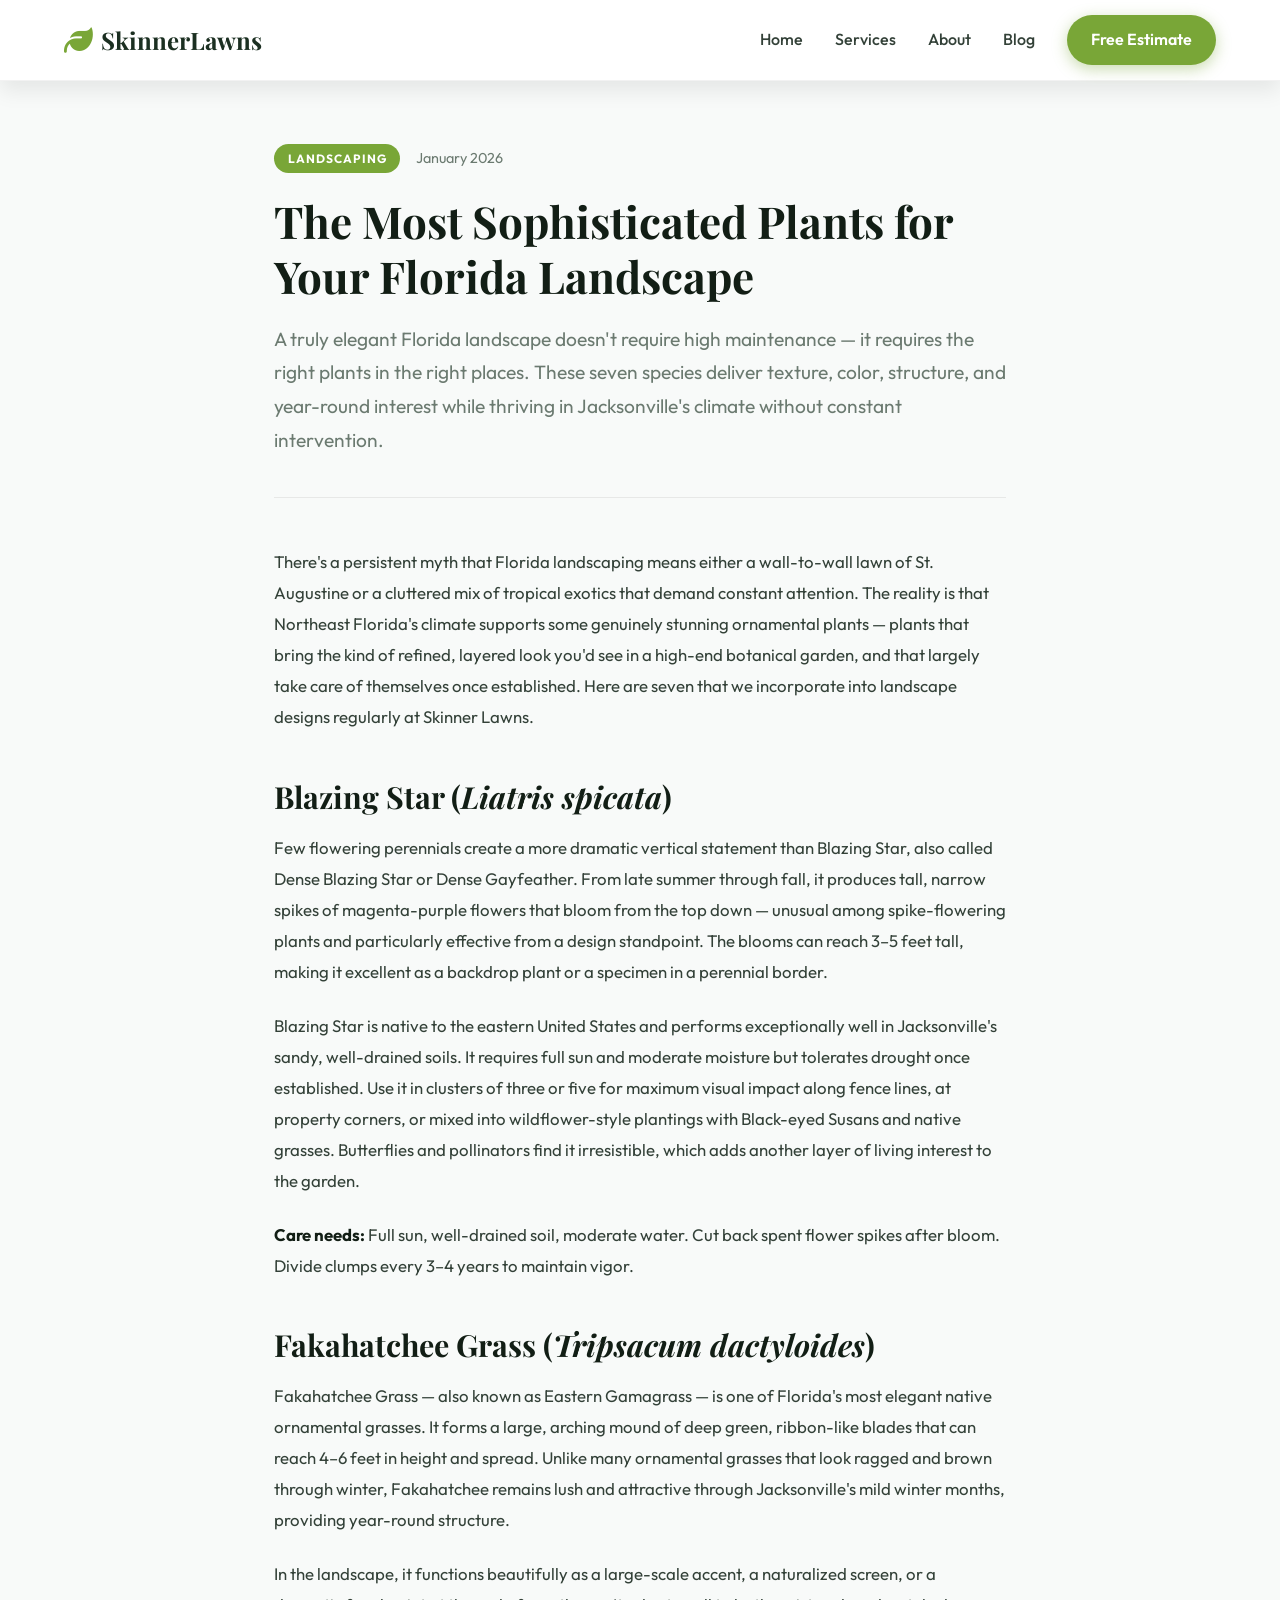
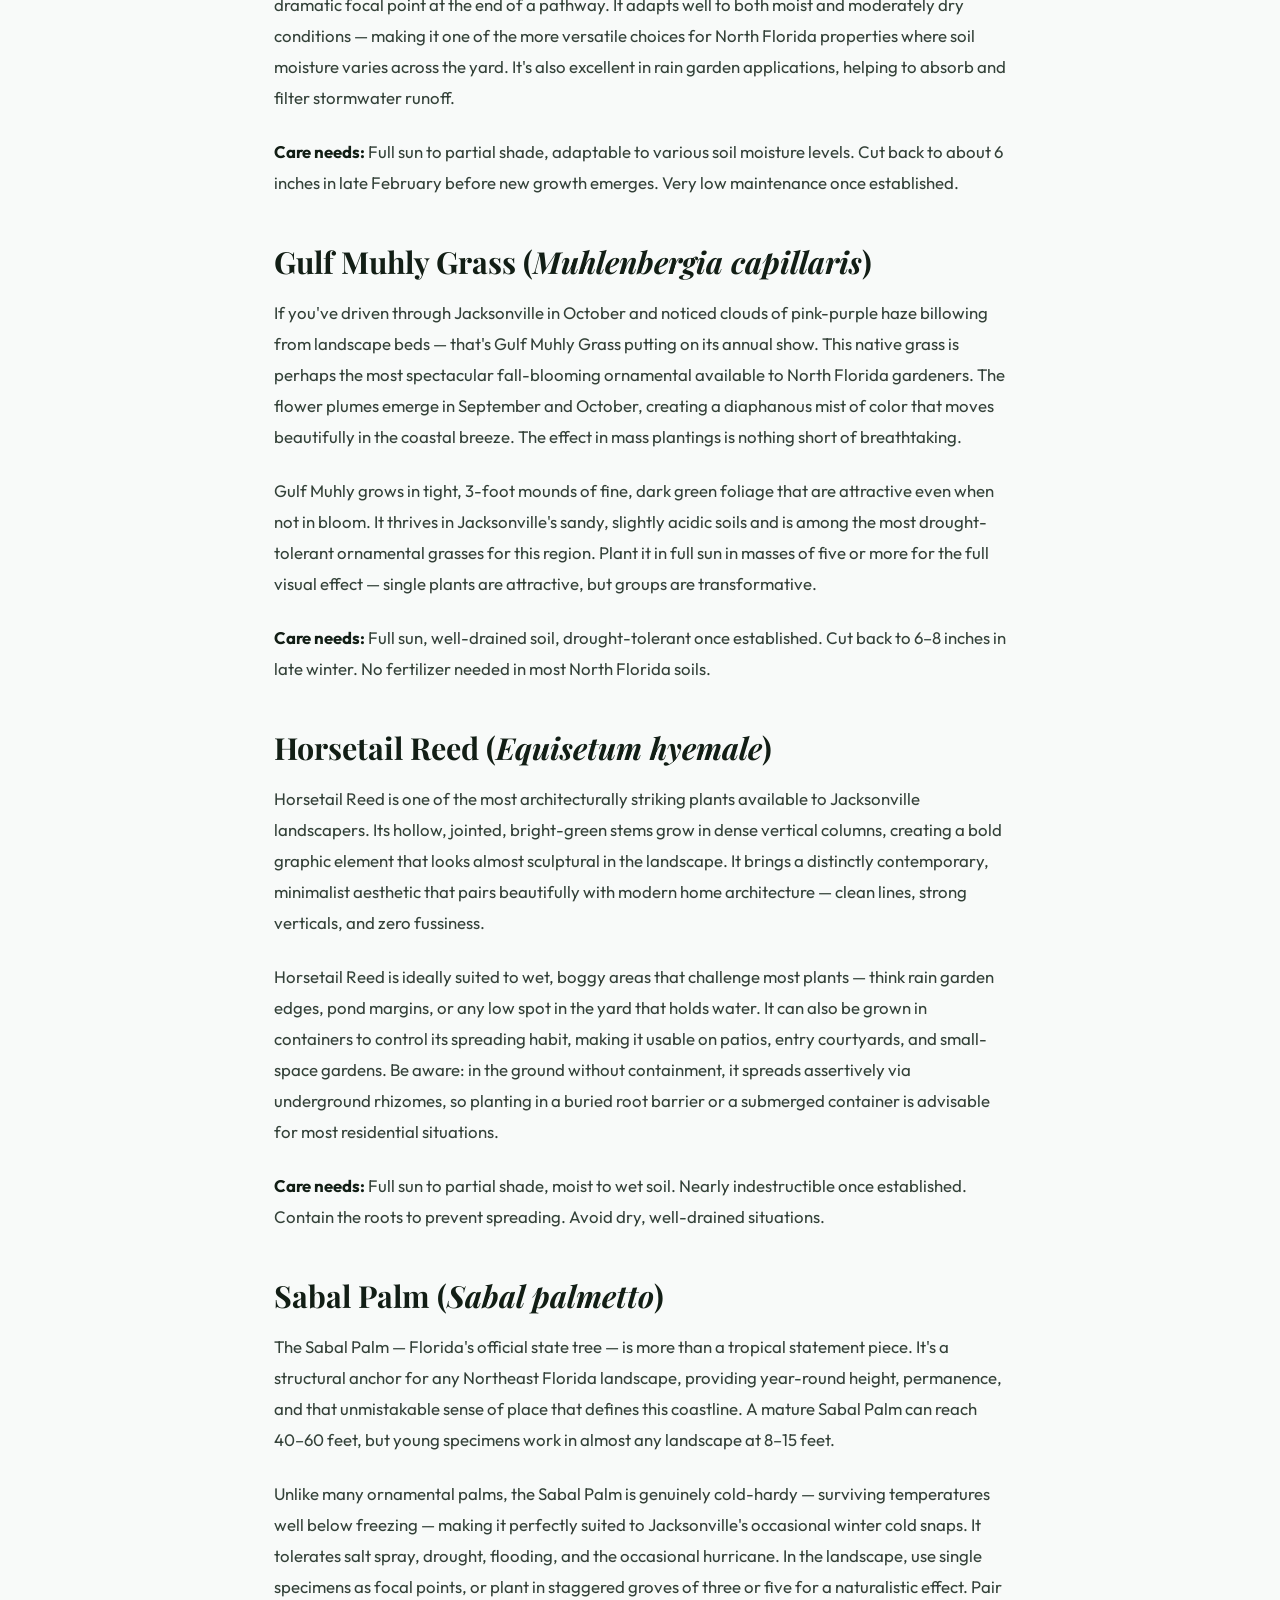
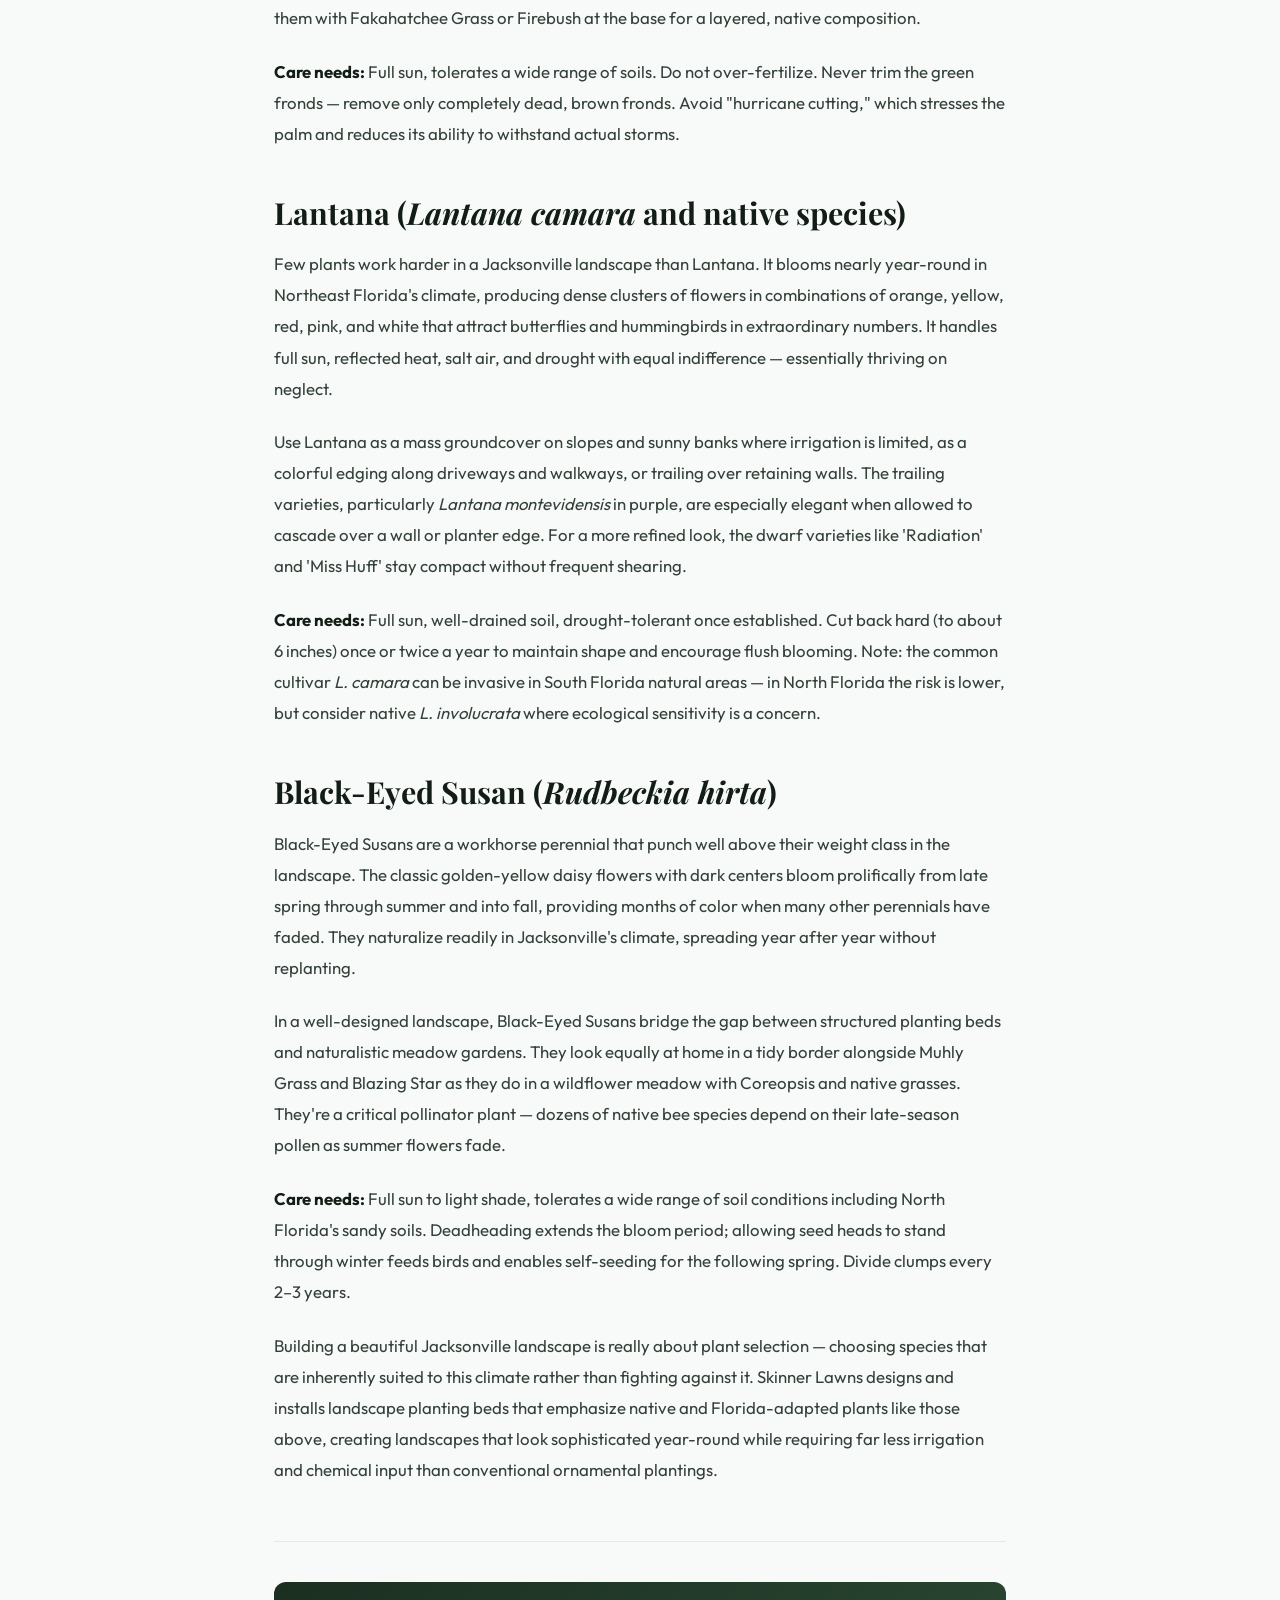
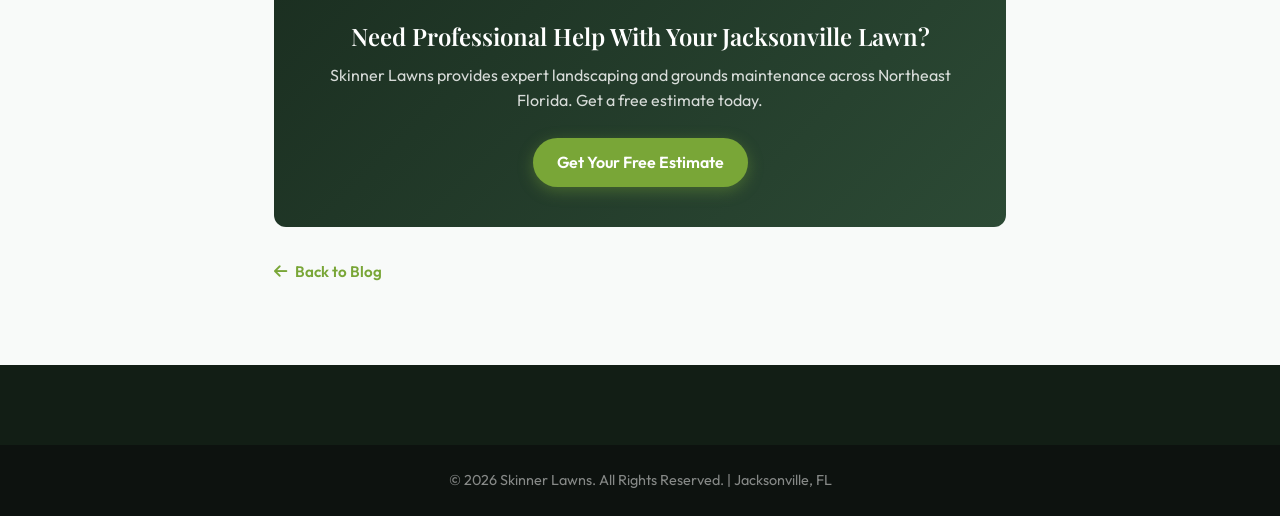
<file: blog/sophisticated-plants-florida.html>
<!DOCTYPE html>
<html lang="en">
<head>
    <meta charset="UTF-8">
    <base href="/blog/">
    <meta name="viewport" content="width=device-width, initial-scale=1.0">
    <title>The Most Sophisticated Plants for Your Florida Landscape | Skinner Lawns Blog</title>
    <meta name="description" content="Elevate your Jacksonville landscape with Blazing Star, Muhly Grass, Sabal Palms, Lantana, and more. Expert plant design tips for Northeast Florida from Skinner Lawns.">
    <link rel="preconnect" href="https://fonts.googleapis.com">
    <link rel="preconnect" href="https://fonts.gstatic.com" crossorigin>
    <link href="https://fonts.googleapis.com/css2?family=Outfit:wght@300;400;600;700&family=Playfair+Display:ital,wght@0,600;1,600&display=swap" rel="stylesheet">
    <link rel="stylesheet" href="https://cdnjs.cloudflare.com/ajax/libs/font-awesome/6.4.0/css/all.min.css">
    <link rel="stylesheet" href="../styles.css">
    <link rel="stylesheet" href="blog.css">
</head>
<body>
    <header class="navbar scrolled">
        <div class="container nav-container">
            <a href="../index.html" class="logo">
                <i class="fa-solid fa-leaf"></i>
                <span class="logo-text">Skinner<span class="logo-accent">Lawns</span></span>
            </a>
            <nav class="nav-links">
                <a href="../index.html">Home</a>
                <a href="../index.html#services">Services</a>
                <a href="../index.html#about">About</a>
                <a href="index.html">Blog</a>
                <a href="../index.html#contact" class="btn btn-primary">Free Estimate</a>
            </nav>
        </div>
    </header>

    <main class="blog-post-page">
        <article class="container blog-article">
            <header class="post-header">
                <div class="post-meta">
                    <span class="post-category">Landscaping</span>
                    <span class="post-date">January 2026</span>
                </div>
                <h1>The Most Sophisticated Plants for Your Florida Landscape</h1>
                <p class="post-intro">A truly elegant Florida landscape doesn't require high maintenance — it requires the right plants in the right places. These seven species deliver texture, color, structure, and year-round interest while thriving in Jacksonville's climate without constant intervention.</p>
            </header>
            <div class="post-body">

                <p>There's a persistent myth that Florida landscaping means either a wall-to-wall lawn of St. Augustine or a cluttered mix of tropical exotics that demand constant attention. The reality is that Northeast Florida's climate supports some genuinely stunning ornamental plants — plants that bring the kind of refined, layered look you'd see in a high-end botanical garden, and that largely take care of themselves once established. Here are seven that we incorporate into landscape designs regularly at Skinner Lawns.</p>

                <h2>Blazing Star (<em>Liatris spicata</em>)</h2>
                <p>Few flowering perennials create a more dramatic vertical statement than Blazing Star, also called Dense Blazing Star or Dense Gayfeather. From late summer through fall, it produces tall, narrow spikes of magenta-purple flowers that bloom from the top down — unusual among spike-flowering plants and particularly effective from a design standpoint. The blooms can reach 3–5 feet tall, making it excellent as a backdrop plant or a specimen in a perennial border.</p>
                <p>Blazing Star is native to the eastern United States and performs exceptionally well in Jacksonville's sandy, well-drained soils. It requires full sun and moderate moisture but tolerates drought once established. Use it in clusters of three or five for maximum visual impact along fence lines, at property corners, or mixed into wildflower-style plantings with Black-eyed Susans and native grasses. Butterflies and pollinators find it irresistible, which adds another layer of living interest to the garden.</p>
                <p><strong>Care needs:</strong> Full sun, well-drained soil, moderate water. Cut back spent flower spikes after bloom. Divide clumps every 3–4 years to maintain vigor.</p>

                <h2>Fakahatchee Grass (<em>Tripsacum dactyloides</em>)</h2>
                <p>Fakahatchee Grass — also known as Eastern Gamagrass — is one of Florida's most elegant native ornamental grasses. It forms a large, arching mound of deep green, ribbon-like blades that can reach 4–6 feet in height and spread. Unlike many ornamental grasses that look ragged and brown through winter, Fakahatchee remains lush and attractive through Jacksonville's mild winter months, providing year-round structure.</p>
                <p>In the landscape, it functions beautifully as a large-scale accent, a naturalized screen, or a dramatic focal point at the end of a pathway. It adapts well to both moist and moderately dry conditions — making it one of the more versatile choices for North Florida properties where soil moisture varies across the yard. It's also excellent in rain garden applications, helping to absorb and filter stormwater runoff.</p>
                <p><strong>Care needs:</strong> Full sun to partial shade, adaptable to various soil moisture levels. Cut back to about 6 inches in late February before new growth emerges. Very low maintenance once established.</p>

                <h2>Gulf Muhly Grass (<em>Muhlenbergia capillaris</em>)</h2>
                <p>If you've driven through Jacksonville in October and noticed clouds of pink-purple haze billowing from landscape beds — that's Gulf Muhly Grass putting on its annual show. This native grass is perhaps the most spectacular fall-blooming ornamental available to North Florida gardeners. The flower plumes emerge in September and October, creating a diaphanous mist of color that moves beautifully in the coastal breeze. The effect in mass plantings is nothing short of breathtaking.</p>
                <p>Gulf Muhly grows in tight, 3-foot mounds of fine, dark green foliage that are attractive even when not in bloom. It thrives in Jacksonville's sandy, slightly acidic soils and is among the most drought-tolerant ornamental grasses for this region. Plant it in full sun in masses of five or more for the full visual effect — single plants are attractive, but groups are transformative.</p>
                <p><strong>Care needs:</strong> Full sun, well-drained soil, drought-tolerant once established. Cut back to 6–8 inches in late winter. No fertilizer needed in most North Florida soils.</p>

                <h2>Horsetail Reed (<em>Equisetum hyemale</em>)</h2>
                <p>Horsetail Reed is one of the most architecturally striking plants available to Jacksonville landscapers. Its hollow, jointed, bright-green stems grow in dense vertical columns, creating a bold graphic element that looks almost sculptural in the landscape. It brings a distinctly contemporary, minimalist aesthetic that pairs beautifully with modern home architecture — clean lines, strong verticals, and zero fussiness.</p>
                <p>Horsetail Reed is ideally suited to wet, boggy areas that challenge most plants — think rain garden edges, pond margins, or any low spot in the yard that holds water. It can also be grown in containers to control its spreading habit, making it usable on patios, entry courtyards, and small-space gardens. Be aware: in the ground without containment, it spreads assertively via underground rhizomes, so planting in a buried root barrier or a submerged container is advisable for most residential situations.</p>
                <p><strong>Care needs:</strong> Full sun to partial shade, moist to wet soil. Nearly indestructible once established. Contain the roots to prevent spreading. Avoid dry, well-drained situations.</p>

                <h2>Sabal Palm (<em>Sabal palmetto</em>)</h2>
                <p>The Sabal Palm — Florida's official state tree — is more than a tropical statement piece. It's a structural anchor for any Northeast Florida landscape, providing year-round height, permanence, and that unmistakable sense of place that defines this coastline. A mature Sabal Palm can reach 40–60 feet, but young specimens work in almost any landscape at 8–15 feet.</p>
                <p>Unlike many ornamental palms, the Sabal Palm is genuinely cold-hardy — surviving temperatures well below freezing — making it perfectly suited to Jacksonville's occasional winter cold snaps. It tolerates salt spray, drought, flooding, and the occasional hurricane. In the landscape, use single specimens as focal points, or plant in staggered groves of three or five for a naturalistic effect. Pair them with Fakahatchee Grass or Firebush at the base for a layered, native composition.</p>
                <p><strong>Care needs:</strong> Full sun, tolerates a wide range of soils. Do not over-fertilize. Never trim the green fronds — remove only completely dead, brown fronds. Avoid "hurricane cutting," which stresses the palm and reduces its ability to withstand actual storms.</p>

                <h2>Lantana (<em>Lantana camara</em> and native species)</h2>
                <p>Few plants work harder in a Jacksonville landscape than Lantana. It blooms nearly year-round in Northeast Florida's climate, producing dense clusters of flowers in combinations of orange, yellow, red, pink, and white that attract butterflies and hummingbirds in extraordinary numbers. It handles full sun, reflected heat, salt air, and drought with equal indifference — essentially thriving on neglect.</p>
                <p>Use Lantana as a mass groundcover on slopes and sunny banks where irrigation is limited, as a colorful edging along driveways and walkways, or trailing over retaining walls. The trailing varieties, particularly <em>Lantana montevidensis</em> in purple, are especially elegant when allowed to cascade over a wall or planter edge. For a more refined look, the dwarf varieties like 'Radiation' and 'Miss Huff' stay compact without frequent shearing.</p>
                <p><strong>Care needs:</strong> Full sun, well-drained soil, drought-tolerant once established. Cut back hard (to about 6 inches) once or twice a year to maintain shape and encourage flush blooming. Note: the common cultivar <em>L. camara</em> can be invasive in South Florida natural areas — in North Florida the risk is lower, but consider native <em>L. involucrata</em> where ecological sensitivity is a concern.</p>

                <h2>Black-Eyed Susan (<em>Rudbeckia hirta</em>)</h2>
                <p>Black-Eyed Susans are a workhorse perennial that punch well above their weight class in the landscape. The classic golden-yellow daisy flowers with dark centers bloom prolifically from late spring through summer and into fall, providing months of color when many other perennials have faded. They naturalize readily in Jacksonville's climate, spreading year after year without replanting.</p>
                <p>In a well-designed landscape, Black-Eyed Susans bridge the gap between structured planting beds and naturalistic meadow gardens. They look equally at home in a tidy border alongside Muhly Grass and Blazing Star as they do in a wildflower meadow with Coreopsis and native grasses. They're a critical pollinator plant — dozens of native bee species depend on their late-season pollen as summer flowers fade.</p>
                <p><strong>Care needs:</strong> Full sun to light shade, tolerates a wide range of soil conditions including North Florida's sandy soils. Deadheading extends the bloom period; allowing seed heads to stand through winter feeds birds and enables self-seeding for the following spring. Divide clumps every 2–3 years.</p>

                <p>Building a beautiful Jacksonville landscape is really about plant selection — choosing species that are inherently suited to this climate rather than fighting against it. Skinner Lawns designs and installs landscape planting beds that emphasize native and Florida-adapted plants like those above, creating landscapes that look sophisticated year-round while requiring far less irrigation and chemical input than conventional ornamental plantings.</p>

            </div>
            <footer class="post-footer">
                <div class="post-cta">
                    <h3>Need Professional Help With Your Jacksonville Lawn?</h3>
                    <p>Skinner Lawns provides expert landscaping and grounds maintenance across Northeast Florida. Get a free estimate today.</p>
                    <a href="../index.html#contact" class="btn btn-primary">Get Your Free Estimate</a>
                </div>
                <a href="index.html" class="back-to-blog"><i class="fa-solid fa-arrow-left"></i> Back to Blog</a>
            </footer>
        </article>
    </main>

    <footer class="footer">
        <div class="footer-bottom">
            <div class="container">
                <p>&copy; 2026 Skinner Lawns. All Rights Reserved. | Jacksonville, FL</p>
            </div>
        </div>
    </footer>
</body>
</html>
</file>
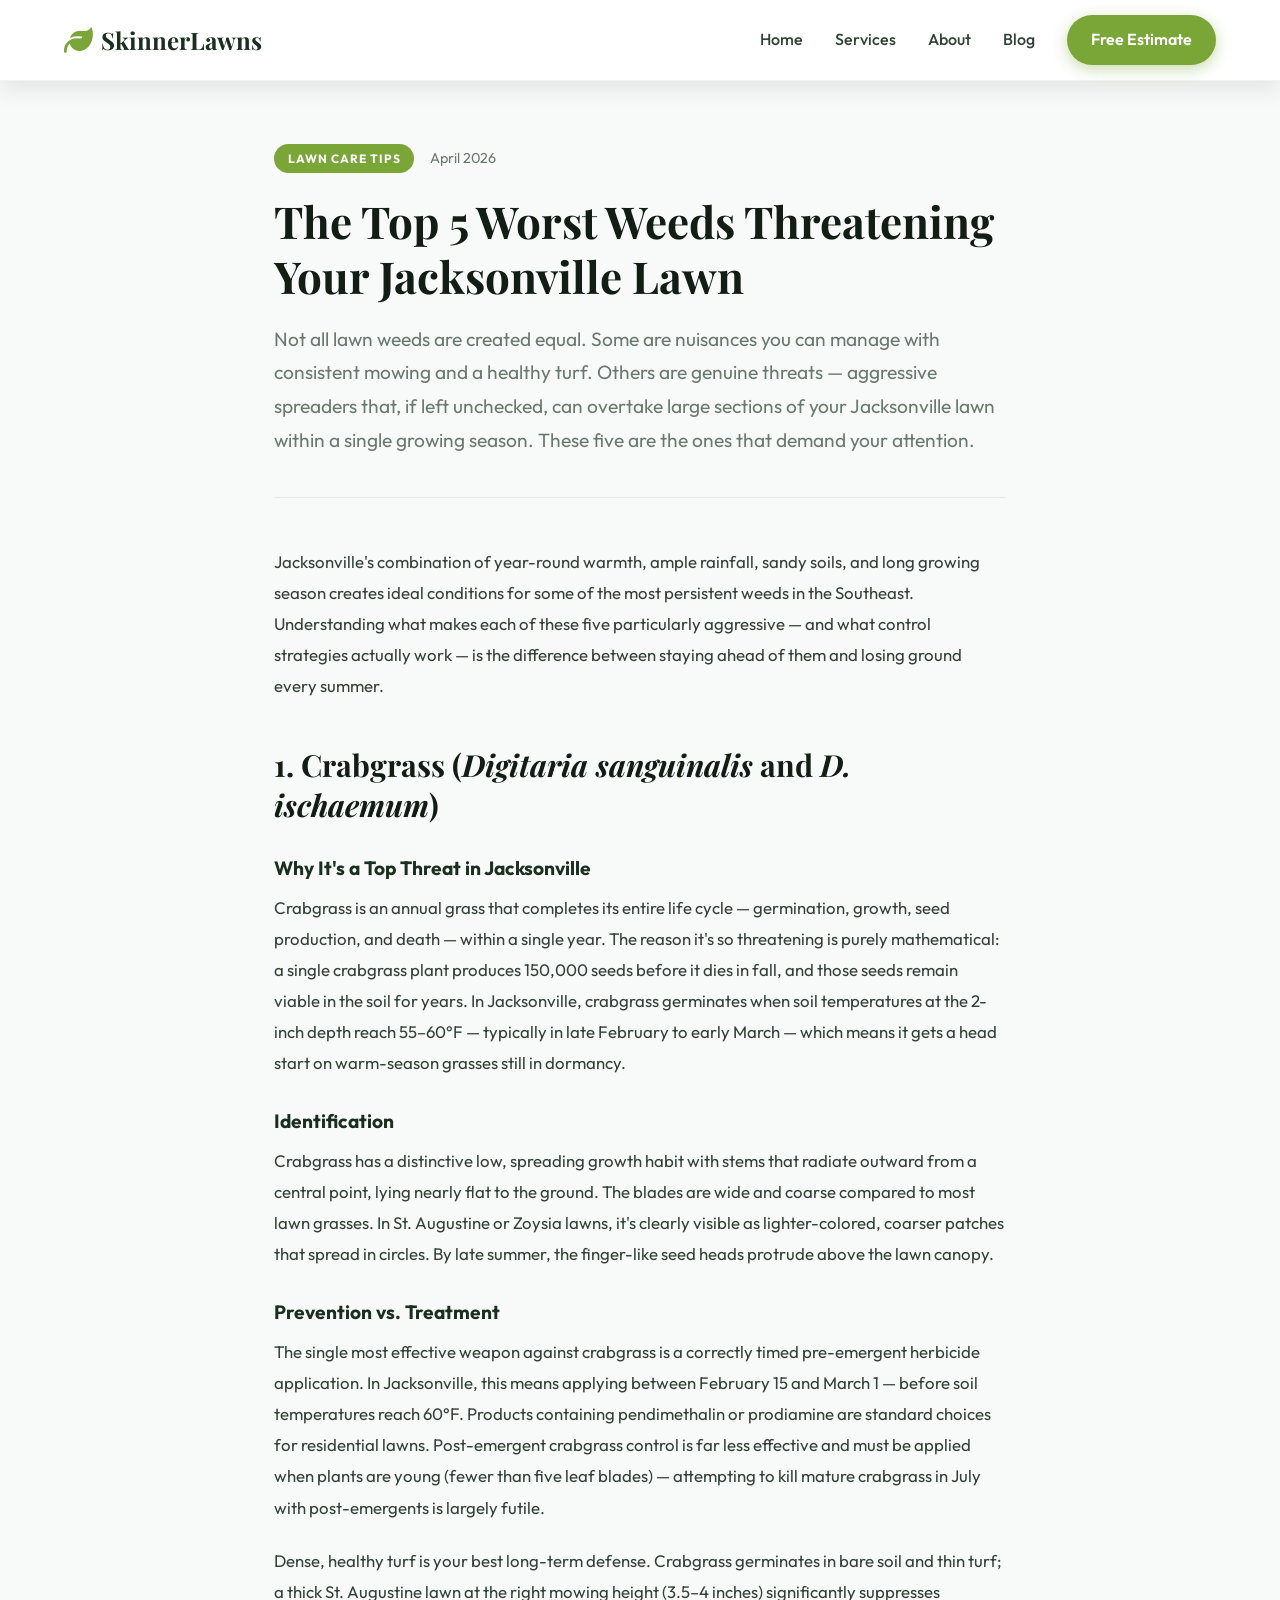
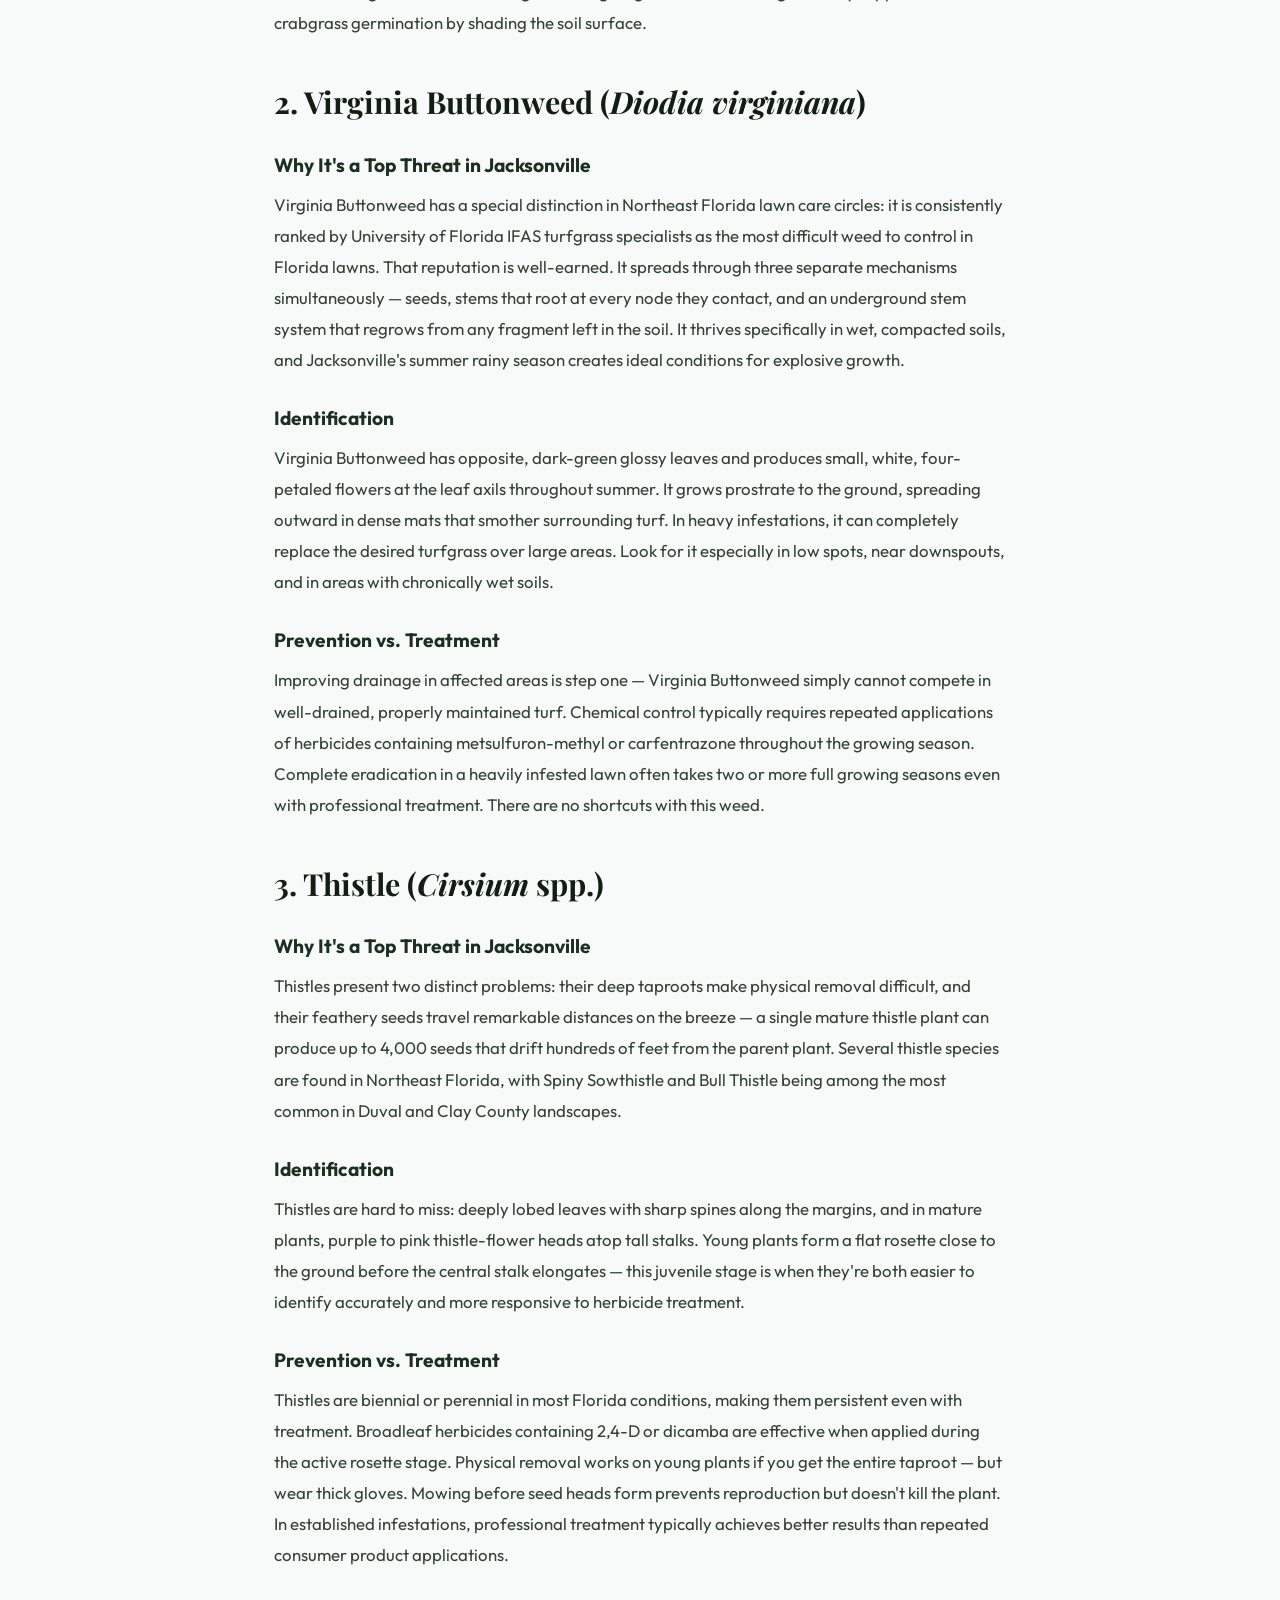
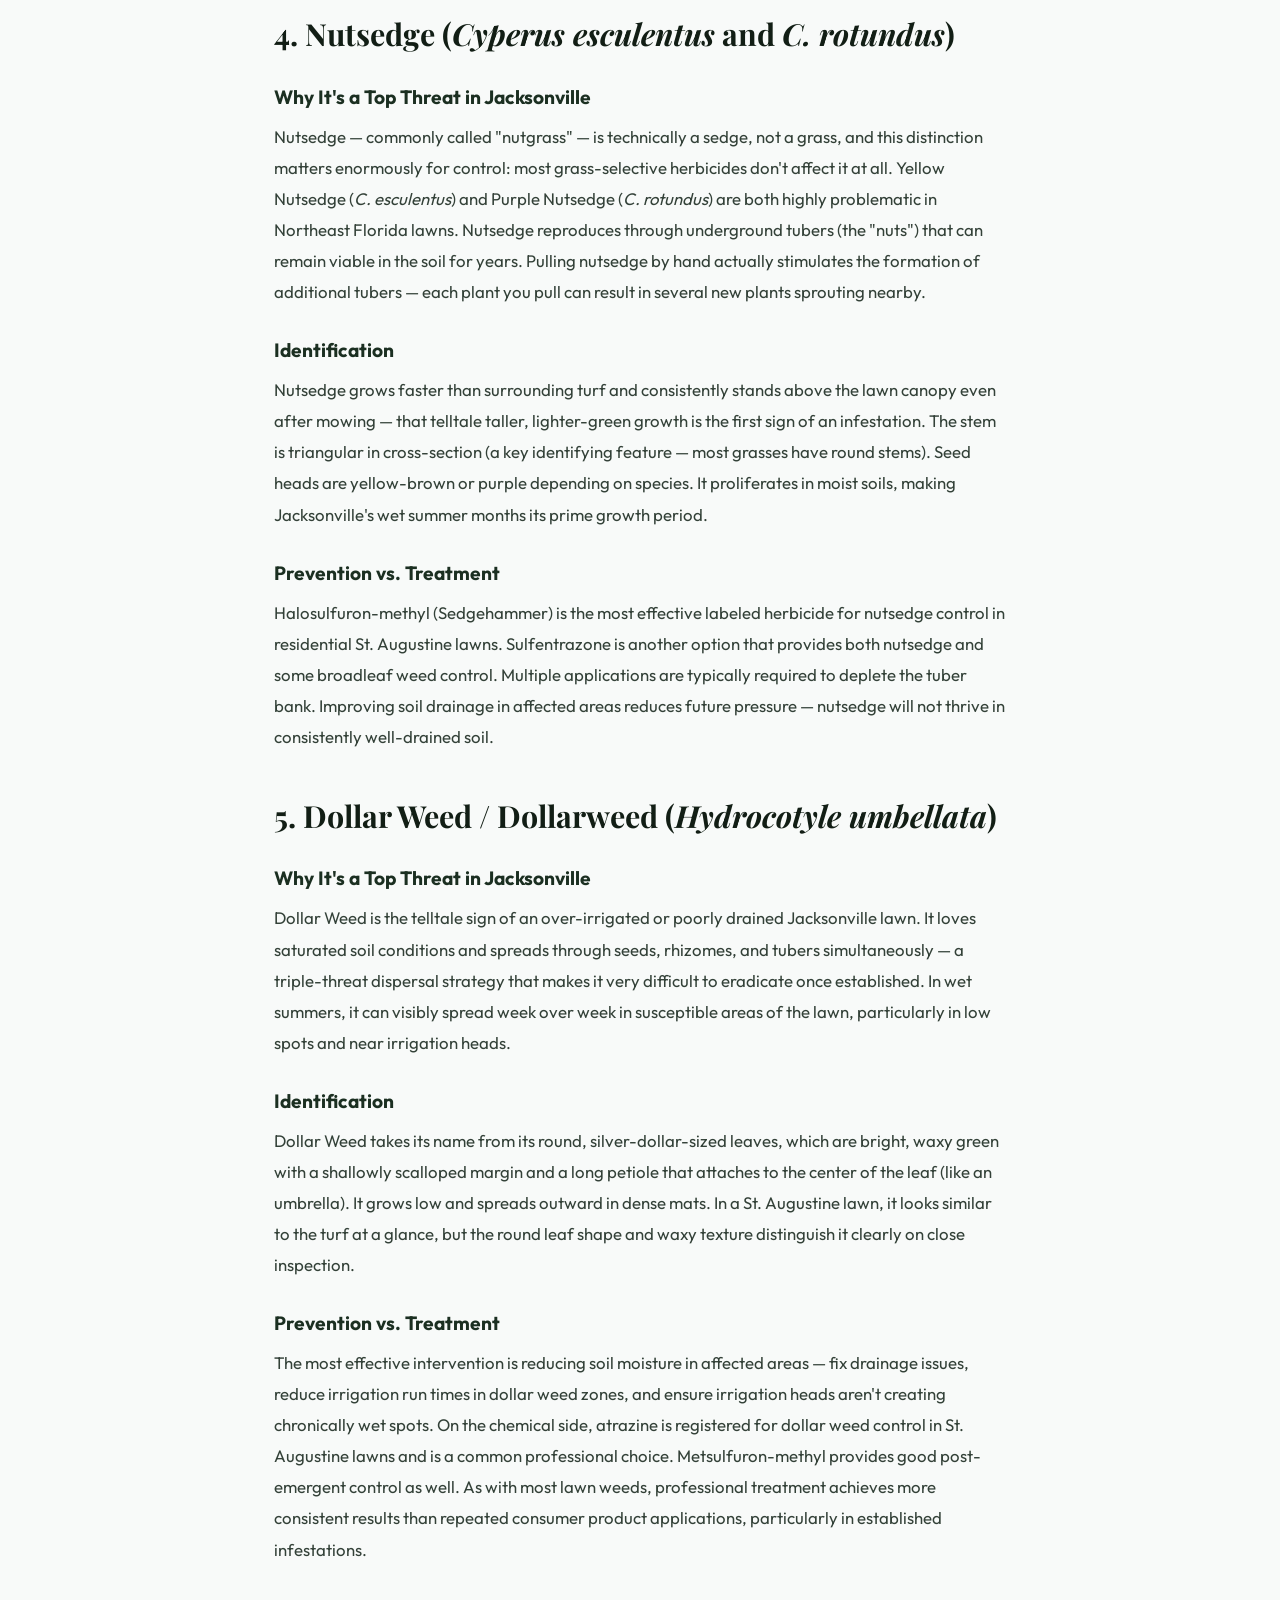
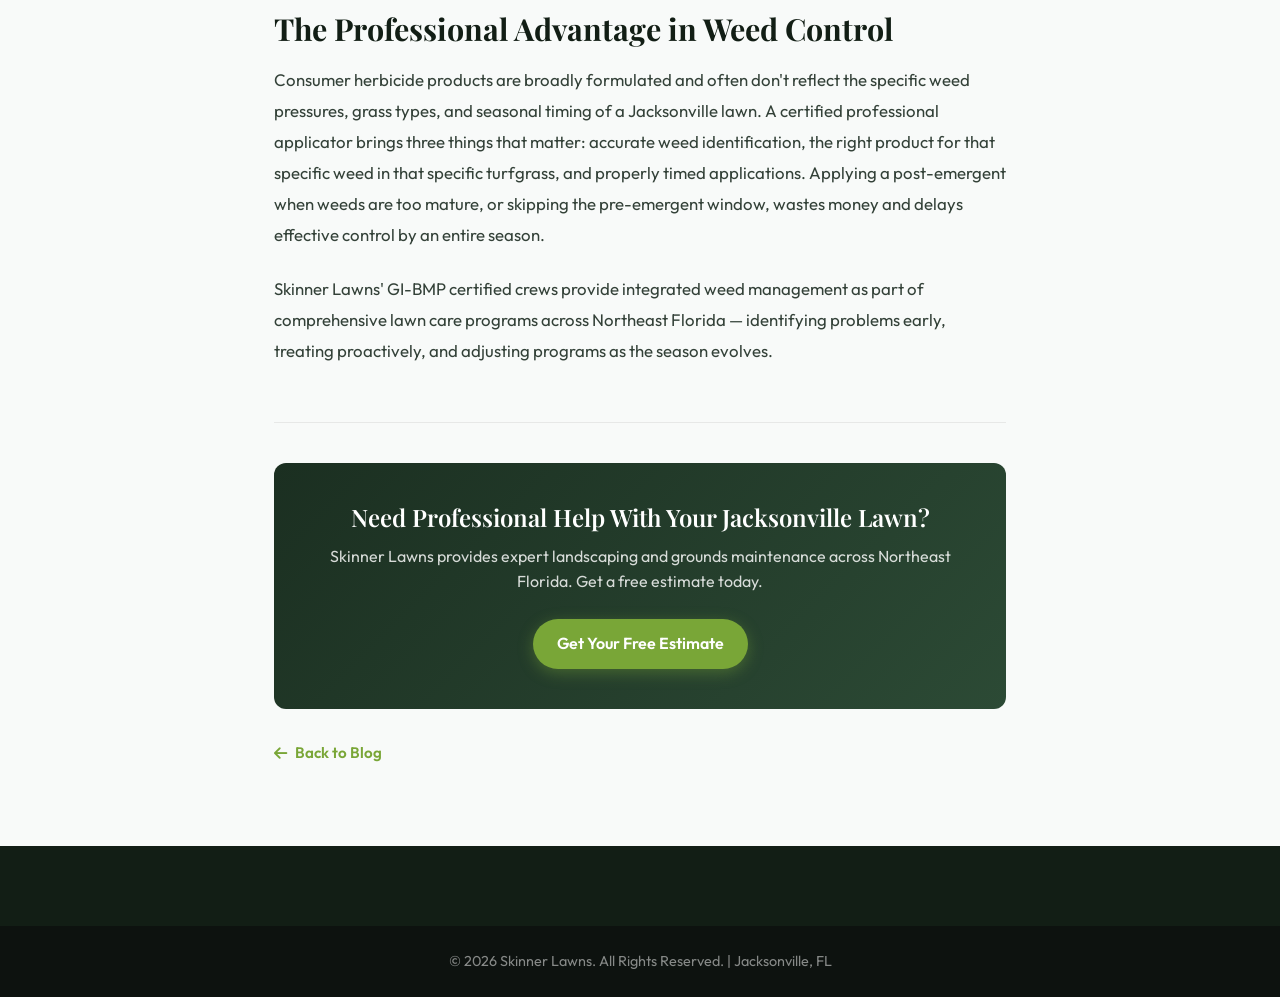
<file: blog/worst-weeds-lawn.html>
<!DOCTYPE html>
<html lang="en">
<head>
    <meta charset="UTF-8">
    <base href="/blog/">
    <meta name="viewport" content="width=device-width, initial-scale=1.0">
    <title>The Top 5 Worst Weeds Threatening Your Jacksonville Lawn | Skinner Lawns Blog</title>
    <meta name="description" content="Crabgrass, Virginia Buttonweed, Nutsedge, Dollar Weed, and Thistle — learn to identify and control the five most aggressive lawn weeds in Jacksonville, Florida.">
    <link rel="preconnect" href="https://fonts.googleapis.com">
    <link rel="preconnect" href="https://fonts.gstatic.com" crossorigin>
    <link href="https://fonts.googleapis.com/css2?family=Outfit:wght@300;400;600;700&family=Playfair+Display:ital,wght@0,600;1,600&display=swap" rel="stylesheet">
    <link rel="stylesheet" href="https://cdnjs.cloudflare.com/ajax/libs/font-awesome/6.4.0/css/all.min.css">
    <link rel="stylesheet" href="../styles.css">
    <link rel="stylesheet" href="blog.css">
</head>
<body>
    <header class="navbar scrolled">
        <div class="container nav-container">
            <a href="../index.html" class="logo">
                <i class="fa-solid fa-leaf"></i>
                <span class="logo-text">Skinner<span class="logo-accent">Lawns</span></span>
            </a>
            <nav class="nav-links">
                <a href="../index.html">Home</a>
                <a href="../index.html#services">Services</a>
                <a href="../index.html#about">About</a>
                <a href="index.html">Blog</a>
                <a href="../index.html#contact" class="btn btn-primary">Free Estimate</a>
            </nav>
        </div>
    </header>

    <main class="blog-post-page">
        <article class="container blog-article">
            <header class="post-header">
                <div class="post-meta">
                    <span class="post-category">Lawn Care Tips</span>
                    <span class="post-date">April 2026</span>
                </div>
                <h1>The Top 5 Worst Weeds Threatening Your Jacksonville Lawn</h1>
                <p class="post-intro">Not all lawn weeds are created equal. Some are nuisances you can manage with consistent mowing and a healthy turf. Others are genuine threats — aggressive spreaders that, if left unchecked, can overtake large sections of your Jacksonville lawn within a single growing season. These five are the ones that demand your attention.</p>
            </header>
            <div class="post-body">

                <p>Jacksonville's combination of year-round warmth, ample rainfall, sandy soils, and long growing season creates ideal conditions for some of the most persistent weeds in the Southeast. Understanding what makes each of these five particularly aggressive — and what control strategies actually work — is the difference between staying ahead of them and losing ground every summer.</p>

                <h2>1. Crabgrass (<em>Digitaria sanguinalis</em> and <em>D. ischaemum</em>)</h2>
                <h3>Why It's a Top Threat in Jacksonville</h3>
                <p>Crabgrass is an annual grass that completes its entire life cycle — germination, growth, seed production, and death — within a single year. The reason it's so threatening is purely mathematical: a single crabgrass plant produces 150,000 seeds before it dies in fall, and those seeds remain viable in the soil for years. In Jacksonville, crabgrass germinates when soil temperatures at the 2-inch depth reach 55–60°F — typically in late February to early March — which means it gets a head start on warm-season grasses still in dormancy.</p>
                <h3>Identification</h3>
                <p>Crabgrass has a distinctive low, spreading growth habit with stems that radiate outward from a central point, lying nearly flat to the ground. The blades are wide and coarse compared to most lawn grasses. In St. Augustine or Zoysia lawns, it's clearly visible as lighter-colored, coarser patches that spread in circles. By late summer, the finger-like seed heads protrude above the lawn canopy.</p>
                <h3>Prevention vs. Treatment</h3>
                <p>The single most effective weapon against crabgrass is a correctly timed pre-emergent herbicide application. In Jacksonville, this means applying between February 15 and March 1 — before soil temperatures reach 60°F. Products containing pendimethalin or prodiamine are standard choices for residential lawns. Post-emergent crabgrass control is far less effective and must be applied when plants are young (fewer than five leaf blades) — attempting to kill mature crabgrass in July with post-emergents is largely futile.</p>
                <p>Dense, healthy turf is your best long-term defense. Crabgrass germinates in bare soil and thin turf; a thick St. Augustine lawn at the right mowing height (3.5–4 inches) significantly suppresses crabgrass germination by shading the soil surface.</p>

                <h2>2. Virginia Buttonweed (<em>Diodia virginiana</em>)</h2>
                <h3>Why It's a Top Threat in Jacksonville</h3>
                <p>Virginia Buttonweed has a special distinction in Northeast Florida lawn care circles: it is consistently ranked by University of Florida IFAS turfgrass specialists as the most difficult weed to control in Florida lawns. That reputation is well-earned. It spreads through three separate mechanisms simultaneously — seeds, stems that root at every node they contact, and an underground stem system that regrows from any fragment left in the soil. It thrives specifically in wet, compacted soils, and Jacksonville's summer rainy season creates ideal conditions for explosive growth.</p>
                <h3>Identification</h3>
                <p>Virginia Buttonweed has opposite, dark-green glossy leaves and produces small, white, four-petaled flowers at the leaf axils throughout summer. It grows prostrate to the ground, spreading outward in dense mats that smother surrounding turf. In heavy infestations, it can completely replace the desired turfgrass over large areas. Look for it especially in low spots, near downspouts, and in areas with chronically wet soils.</p>
                <h3>Prevention vs. Treatment</h3>
                <p>Improving drainage in affected areas is step one — Virginia Buttonweed simply cannot compete in well-drained, properly maintained turf. Chemical control typically requires repeated applications of herbicides containing metsulfuron-methyl or carfentrazone throughout the growing season. Complete eradication in a heavily infested lawn often takes two or more full growing seasons even with professional treatment. There are no shortcuts with this weed.</p>

                <h2>3. Thistle (<em>Cirsium</em> spp.)</h2>
                <h3>Why It's a Top Threat in Jacksonville</h3>
                <p>Thistles present two distinct problems: their deep taproots make physical removal difficult, and their feathery seeds travel remarkable distances on the breeze — a single mature thistle plant can produce up to 4,000 seeds that drift hundreds of feet from the parent plant. Several thistle species are found in Northeast Florida, with Spiny Sowthistle and Bull Thistle being among the most common in Duval and Clay County landscapes.</p>
                <h3>Identification</h3>
                <p>Thistles are hard to miss: deeply lobed leaves with sharp spines along the margins, and in mature plants, purple to pink thistle-flower heads atop tall stalks. Young plants form a flat rosette close to the ground before the central stalk elongates — this juvenile stage is when they're both easier to identify accurately and more responsive to herbicide treatment.</p>
                <h3>Prevention vs. Treatment</h3>
                <p>Thistles are biennial or perennial in most Florida conditions, making them persistent even with treatment. Broadleaf herbicides containing 2,4-D or dicamba are effective when applied during the active rosette stage. Physical removal works on young plants if you get the entire taproot — but wear thick gloves. Mowing before seed heads form prevents reproduction but doesn't kill the plant. In established infestations, professional treatment typically achieves better results than repeated consumer product applications.</p>

                <h2>4. Nutsedge (<em>Cyperus esculentus</em> and <em>C. rotundus</em>)</h2>
                <h3>Why It's a Top Threat in Jacksonville</h3>
                <p>Nutsedge — commonly called "nutgrass" — is technically a sedge, not a grass, and this distinction matters enormously for control: most grass-selective herbicides don't affect it at all. Yellow Nutsedge (<em>C. esculentus</em>) and Purple Nutsedge (<em>C. rotundus</em>) are both highly problematic in Northeast Florida lawns. Nutsedge reproduces through underground tubers (the "nuts") that can remain viable in the soil for years. Pulling nutsedge by hand actually stimulates the formation of additional tubers — each plant you pull can result in several new plants sprouting nearby.</p>
                <h3>Identification</h3>
                <p>Nutsedge grows faster than surrounding turf and consistently stands above the lawn canopy even after mowing — that telltale taller, lighter-green growth is the first sign of an infestation. The stem is triangular in cross-section (a key identifying feature — most grasses have round stems). Seed heads are yellow-brown or purple depending on species. It proliferates in moist soils, making Jacksonville's wet summer months its prime growth period.</p>
                <h3>Prevention vs. Treatment</h3>
                <p>Halosulfuron-methyl (Sedgehammer) is the most effective labeled herbicide for nutsedge control in residential St. Augustine lawns. Sulfentrazone is another option that provides both nutsedge and some broadleaf weed control. Multiple applications are typically required to deplete the tuber bank. Improving soil drainage in affected areas reduces future pressure — nutsedge will not thrive in consistently well-drained soil.</p>

                <h2>5. Dollar Weed / Dollarweed (<em>Hydrocotyle umbellata</em>)</h2>
                <h3>Why It's a Top Threat in Jacksonville</h3>
                <p>Dollar Weed is the telltale sign of an over-irrigated or poorly drained Jacksonville lawn. It loves saturated soil conditions and spreads through seeds, rhizomes, and tubers simultaneously — a triple-threat dispersal strategy that makes it very difficult to eradicate once established. In wet summers, it can visibly spread week over week in susceptible areas of the lawn, particularly in low spots and near irrigation heads.</p>
                <h3>Identification</h3>
                <p>Dollar Weed takes its name from its round, silver-dollar-sized leaves, which are bright, waxy green with a shallowly scalloped margin and a long petiole that attaches to the center of the leaf (like an umbrella). It grows low and spreads outward in dense mats. In a St. Augustine lawn, it looks similar to the turf at a glance, but the round leaf shape and waxy texture distinguish it clearly on close inspection.</p>
                <h3>Prevention vs. Treatment</h3>
                <p>The most effective intervention is reducing soil moisture in affected areas — fix drainage issues, reduce irrigation run times in dollar weed zones, and ensure irrigation heads aren't creating chronically wet spots. On the chemical side, atrazine is registered for dollar weed control in St. Augustine lawns and is a common professional choice. Metsulfuron-methyl provides good post-emergent control as well. As with most lawn weeds, professional treatment achieves more consistent results than repeated consumer product applications, particularly in established infestations.</p>

                <h2>The Professional Advantage in Weed Control</h2>
                <p>Consumer herbicide products are broadly formulated and often don't reflect the specific weed pressures, grass types, and seasonal timing of a Jacksonville lawn. A certified professional applicator brings three things that matter: accurate weed identification, the right product for that specific weed in that specific turfgrass, and properly timed applications. Applying a post-emergent when weeds are too mature, or skipping the pre-emergent window, wastes money and delays effective control by an entire season.</p>
                <p>Skinner Lawns' GI-BMP certified crews provide integrated weed management as part of comprehensive lawn care programs across Northeast Florida — identifying problems early, treating proactively, and adjusting programs as the season evolves.</p>

            </div>
            <footer class="post-footer">
                <div class="post-cta">
                    <h3>Need Professional Help With Your Jacksonville Lawn?</h3>
                    <p>Skinner Lawns provides expert landscaping and grounds maintenance across Northeast Florida. Get a free estimate today.</p>
                    <a href="../index.html#contact" class="btn btn-primary">Get Your Free Estimate</a>
                </div>
                <a href="index.html" class="back-to-blog"><i class="fa-solid fa-arrow-left"></i> Back to Blog</a>
            </footer>
        </article>
    </main>

    <footer class="footer">
        <div class="footer-bottom">
            <div class="container">
                <p>&copy; 2026 Skinner Lawns. All Rights Reserved. | Jacksonville, FL</p>
            </div>
        </div>
    </footer>
</body>
</html>
</file>
<file: styles.css>
/* --- DESIGN SYSTEM & TOKENS --- */
:root {
    /* Color Palette */
    --primary-color: #1b2f21;
    /* Deep Forest Green */
    --primary-light: #2c4a35;
    --primary-dark: #121e15;

    --accent-color: #79a637;
    /* Vibrant Grass Green */
    --accent-light: #92c04d;
    --accent-dark: #61872b;

    --bg-light: #f8faf9;
    --bg-white: #ffffff;
    --bg-dark: #111814;

    --text-main: #334138;
    --text-muted: #6b7a70;
    --text-light: #e5ebe7;

    /* Typography */
    --font-sans: 'Outfit', sans-serif;
    --font-serif: 'Playfair Display', serif;

    /* Spacing & Utilities */
    --section-padding: 5rem 0;
    --border-radius: 12px;
    --transition: all 0.3s cubic-bezier(0.25, 0.8, 0.25, 1);
    --shadow-sm: 0 4px 6px rgba(0, 0, 0, 0.05);
    --shadow-md: 0 10px 20px rgba(0, 0, 0, 0.08);
    --shadow-lg: 0 20px 40px rgba(0, 0, 0, 0.12);
}

/* --- RESET & GLOBAL --- */
* {
    margin: 0;
    padding: 0;
    box-sizing: border-box;
}

html {
    scroll-behavior: smooth;
    scroll-padding-top: 80px;
}

body {
    font-family: var(--font-sans);
    color: var(--text-main);
    background-color: var(--bg-light);
    line-height: 1.6;
    overflow-x: hidden;
}

h1,
h2,
h3,
h4,
h5,
h6 {
    font-family: var(--font-serif);
    color: var(--primary-dark);
    line-height: 1.2;
    margin-bottom: 1rem;
}

p {
    margin-bottom: 1rem;
}

a {
    text-decoration: none;
    color: inherit;
    transition: var(--transition);
}

img {
    max-width: 100%;
    display: block;
    border-radius: var(--border-radius);
}

.container {
    width: 90%;
    max-width: 1280px;
    margin: 0 auto;
}

.section-padding {
    padding: var(--section-padding);
}

.text-center {
    text-align: center;
}

.text-accent {
    color: var(--accent-color);
}

.mt-4 {
    margin-top: 2rem;
}

/* --- TYPOGRAPHY UTILITIES --- */
h1 {
    font-size: clamp(2.5rem, 5vw, 4.5rem);
}

h2 {
    font-size: clamp(2rem, 4vw, 3rem);
    font-weight: 700;
}

h3 {
    font-size: 1.5rem;
    font-family: var(--font-sans);
    font-weight: 600;
}

/* --- BUTTONS --- */
.btn {
    display: inline-block;
    padding: 0.75rem 1.5rem;
    border-radius: 50px;
    font-weight: 600;
    cursor: pointer;
    border: none;
    text-align: center;
    transition: var(--transition);
    font-family: var(--font-sans);
}

.btn-primary {
    background-color: var(--accent-color);
    color: white;
    box-shadow: 0 4px 15px rgba(121, 166, 55, 0.4);
}

.btn-primary:hover {
    background-color: var(--accent-light);
    transform: translateY(-2px);
    box-shadow: 0 6px 20px rgba(121, 166, 55, 0.6);
}

.btn-secondary {
    background-color: transparent;
    color: white;
    border: 2px solid white;
}

.btn-secondary:hover {
    background-color: white;
    color: var(--primary-dark);
}

.btn-large {
    padding: 1rem 2rem;
    font-size: 1.1rem;
}

.btn-block {
    display: block;
    width: 100%;
}

/* --- NAVBAR --- */
.navbar {
    position: fixed;
    top: 0;
    left: 0;
    width: 100%;
    z-index: 1000;
    background: transparent;
    backdrop-filter: none;
    border-bottom: 1px solid transparent;
    transition: background 0.4s ease, border-color 0.4s ease, box-shadow 0.4s ease;
}

.navbar.scrolled {
    background: rgba(255, 255, 255, 0.97);
    backdrop-filter: blur(10px);
    border-bottom: 1px solid rgba(0, 0, 0, 0.05);
    box-shadow: var(--shadow-md);
}

.nav-container {
    display: flex;
    justify-content: space-between;
    align-items: center;
    height: 80px;
}

.logo {
    display: flex;
    align-items: center;
    gap: 0.5rem;
    font-size: 1.5rem;
    font-weight: 700;
    font-family: var(--font-serif);
    color: white;
    transition: color 0.4s ease;
}

.navbar.scrolled .logo {
    color: var(--primary-color);
}

.logo i {
    color: var(--accent-light);
    font-size: 1.8rem;
    transition: color 0.4s ease;
}

.navbar.scrolled .logo i {
    color: var(--accent-color);
}

.nav-links {
    display: flex;
    gap: 2rem;
    align-items: center;
}

.nav-links a:not(.btn) {
    font-weight: 500;
    color: rgba(255, 255, 255, 0.9);
    position: relative;
    transition: color 0.4s ease;
}

.navbar.scrolled .nav-links a:not(.btn) {
    color: var(--text-main);
}

.nav-links a:not(.btn)::after {
    content: '';
    position: absolute;
    bottom: -4px;
    left: 0;
    height: 2px;
    width: 0;
    background-color: var(--accent-color);
    transition: var(--transition);
}

.nav-links a:not(.btn):hover::after {
    width: 100%;
}

.mobile-menu-toggle {
    display: none;
    font-size: 1.5rem;
    cursor: pointer;
    color: white;
    transition: color 0.4s ease;
}

.navbar.scrolled .mobile-menu-toggle {
    color: var(--primary-dark);
}

/* --- HERO SECTION --- */
.hero {
    position: relative;
    height: 100vh;
    min-height: 700px;
    display: flex;
    align-items: center;
    padding-top: 80px;
    color: white;
    overflow: hidden;
}

.hero-bg {
    position: absolute;
    top: 0;
    left: 0;
    width: 100%;
    height: 100%;
    z-index: -2;
}

.hero-bg img {
    width: 100%;
    height: 100%;
    object-fit: cover;
    border-radius: 0;
}

.hero-overlay {
    position: absolute;
    top: 0;
    left: 0;
    width: 100%;
    height: 100%;
    background: linear-gradient(135deg, rgba(18, 30, 21, 0.9) 0%, rgba(18, 30, 21, 0.6) 50%, rgba(18, 30, 21, 0.3) 100%);
    z-index: -1;
}

.hero-content {
    display: grid;
    grid-template-columns: 1fr;
    gap: 3rem;
    max-width: 900px;
}

.badge {
    display: inline-block;
    padding: 0.5rem 1rem;
    background: rgba(255, 255, 255, 0.1);
    border: 1px solid rgba(255, 255, 255, 0.2);
    border-radius: 50px;
    font-size: 0.85rem;
    font-weight: 600;
    letter-spacing: 1px;
    text-transform: uppercase;
    margin-bottom: 1.5rem;
    backdrop-filter: blur(4px);
}

.hero-title {
    color: white;
    margin-bottom: 1.5rem;
    text-shadow: 0 4px 10px rgba(0, 0, 0, 0.3);
}

.hero-subtitle {
    font-size: 1.25rem;
    margin-bottom: 2rem;
    opacity: 0.9;
    max-width: 600px;
}

.hero-cta {
    display: flex;
    gap: 1rem;
    flex-wrap: wrap;
}

.hero-certifications {
    display: flex;
    gap: 2rem;
    margin-top: 3rem;
    padding-top: 2rem;
    border-top: 1px solid rgba(255, 255, 255, 0.2);
    flex-wrap: wrap;
}

.cert-item {
    display: flex;
    align-items: center;
    gap: 0.5rem;
    font-size: 0.9rem;
    font-weight: 600;
}

.cert-item i {
    color: var(--accent-light);
    font-size: 1.2rem;
}

/* --- VIDEO SHOWCASE --- */
.video-showcase {
    background-color: var(--primary-dark);
    color: white;
}

.video-showcase .section-header h2 {
    color: white;
}

.video-showcase .section-header p {
    color: rgba(255, 255, 255, 0.7);
}

.video-wrapper {
    max-width: 900px;
    margin: 0 auto;
    border-radius: var(--border-radius);
    overflow: hidden;
    box-shadow: var(--shadow-lg);
}

.video-wrapper img {
    width: 100%;
    height: auto;
    display: block;
    border-radius: 0;
}

/* --- VALUE PROP SECTION --- */
.value-prop {
    background-color: var(--primary-dark);
    color: white;
    padding: 3rem 0;
    position: relative;
    z-index: 10;
    margin-top: -2rem;
    border-radius: 20px 20px 0 0;
}

.vpc-grid {
    display: grid;
    grid-template-columns: repeat(auto-fit, minmax(280px, 1fr));
    gap: 2rem;
}

.vp-item {
    display: flex;
    flex-direction: column;
    align-items: flex-start;
}

.vp-icon {
    width: 60px;
    height: 60px;
    background: rgba(121, 166, 55, 0.1);
    border-radius: 50%;
    display: flex;
    align-items: center;
    justify-content: center;
    font-size: 1.5rem;
    color: var(--accent-light);
    margin-bottom: 1.5rem;
    border: 1px solid rgba(121, 166, 55, 0.3);
    transition: var(--transition);
}

.vp-item:hover .vp-icon {
    background: var(--accent-color);
    color: white;
    transform: scale(1.1);
}

.vp-item h3 {
    color: white;
    margin-bottom: 0.5rem;
}

.vp-item p {
    color: var(--text-light);
    opacity: 0.8;
    font-size: 0.95rem;
}

/* --- SERVICES --- */
.services {
    background-color: var(--bg-light);
}

.section-header p {
    color: var(--text-muted);
    max-width: 600px;
    margin: 0 auto;
    font-size: 1.1rem;
}

.services-grid {
    display: grid;
    grid-template-columns: repeat(auto-fit, minmax(320px, 1fr));
    gap: 2rem;
    margin-top: 4rem;
}

.service-card {
    background: var(--bg-white);
    border-radius: var(--border-radius);
    overflow: hidden;
    box-shadow: var(--shadow-sm);
    transition: var(--transition);
    border: 1px solid rgba(0, 0, 0, 0.03);
    position: relative;
    top: 0;
}

.service-card:hover {
    box-shadow: var(--shadow-lg);
    top: -10px;
}

.service-image-wrapper {
    height: 220px;
    overflow: hidden;
}

.service-image-wrapper img {
    width: 100%;
    height: 100%;
    object-fit: cover;
    border-radius: 0;
    transition: transform 0.5s ease;
}

.service-card:hover .service-image-wrapper img {
    transform: scale(1.05);
}

.service-image-placeholder {
    height: 220px;
    background: linear-gradient(135deg, var(--primary-light), var(--primary-color));
    display: flex;
    align-items: center;
    justify-content: center;
    font-size: 4rem;
    color: rgba(255, 255, 255, 0.2);
}

.service-content {
    padding: 2rem;
}

.service-content p {
    color: var(--text-muted);
    margin-bottom: 1.5rem;
}

.service-link {
    display: inline-flex;
    align-items: center;
    gap: 0.5rem;
    color: var(--accent-color);
    font-weight: 600;
}

.service-link i {
    transition: transform 0.3s ease;
}

.service-link:hover i {
    transform: translateX(5px);
}

/* --- SPECIAL OFFER --- */
.special-offer {
    background: linear-gradient(135deg, var(--accent-dark), var(--accent-light));
    padding: 4rem 0;
    color: white;
}

.offer-container {
    display: flex;
    justify-content: space-between;
    align-items: center;
    flex-wrap: wrap;
    gap: 2rem;
}

.offer-text h2 {
    color: white;
    margin-bottom: 0.5rem;
}

.offer-text p {
    font-size: 1.2rem;
    margin: 0;
}

.highlight {
    background: var(--bg-white);
    color: var(--primary-color);
    padding: 0.2rem 0.6rem;
    border-radius: 4px;
    font-weight: 700;
}

/* --- ABOUT SECTION --- */
.about-container {
    display: grid;
    grid-template-columns: 1fr 1fr;
    gap: 5rem;
    align-items: center;
}

.about-image {
    position: relative;
    border-radius: var(--border-radius);
    overflow: hidden;
    box-shadow: var(--shadow-lg);
}

.about-image::before {
    content: '';
    position: absolute;
    top: 0;
    left: 0;
    right: 0;
    bottom: 0;
    border: 1px solid rgba(255, 255, 255, 0.2);
    border-radius: inherit;
    z-index: 2;
    pointer-events: none;
}

.experience-badge {
    position: absolute;
    bottom: 2rem;
    right: -2rem;
    background: var(--primary-color);
    color: white;
    padding: 1.5rem;
    border-radius: 50%;
    width: 140px;
    height: 140px;
    display: flex;
    flex-direction: column;
    justify-content: center;
    align-items: center;
    text-align: center;
    box-shadow: var(--shadow-lg);
    z-index: 3;
    animation: float 6s ease-in-out infinite;
}

@keyframes float {
    0% {
        transform: translateY(0px);
    }

    50% {
        transform: translateY(-15px);
    }

    100% {
        transform: translateY(0px);
    }
}

.experience-badge .number {
    font-family: var(--font-serif);
    font-size: 1.5rem;
    font-weight: 700;
    color: var(--accent-light);
    line-height: 1;
}

.experience-badge .text {
    font-size: 0.8rem;
    font-weight: 600;
    text-transform: uppercase;
    letter-spacing: 1px;
    margin-top: 0.5rem;
}

.founder-intro {
    color: var(--accent-color);
    font-family: var(--font-sans);
    font-size: 1.1rem;
    text-transform: uppercase;
    letter-spacing: 2px;
    margin-bottom: 1.5rem;
}

.about-list {
    list-style: none;
    margin-top: 1.5rem;
}

.about-list li {
    display: flex;
    gap: 1rem;
    margin-bottom: 1rem;
    color: var(--text-main);
}

.about-list i {
    color: var(--accent-color);
    background: rgba(121, 166, 55, 0.1);
    width: 24px;
    height: 24px;
    border-radius: 50%;
    display: flex;
    align-items: center;
    justify-content: center;
    flex-shrink: 0;
    margin-top: 3px;
}

.founder-sig {
    margin-top: 2rem;
    font-family: var(--font-serif);
    font-size: 1.25rem;
    font-style: italic;
    color: var(--text-muted);
}

/* --- TESTIMONIALS --- */
.dark-bg {
    background-color: var(--primary-dark);
    color: white;
}

.dark-bg .section-header p,
.dark-bg h2 {
    color: white;
}

.rating-overall {
    display: flex;
    align-items: center;
    justify-content: center;
    gap: 1rem;
    margin-top: 1rem;
}

.rating-overall p {
    margin: 0;
    opacity: 0.9;
}

.stars {
    color: #ffd700;
}

.testimonial-slider {
    margin-top: 4rem;
    position: relative;
    overflow: hidden;
    min-height: 250px;
}

.testimonial-card {
    position: absolute;
    top: 0;
    left: 0;
    width: 100%;
    opacity: 0;
    transform: translateX(50px);
    transition: all 0.5s ease;
    text-align: center;
    padding: 0 1rem;
    visibility: hidden;
}

.testimonial-card.active {
    opacity: 1;
    transform: translateX(0);
    visibility: visible;
}

.testimonial-text {
    font-family: var(--font-serif);
    font-size: 1.5rem;
    line-height: 1.6;
    margin-bottom: 2rem;
    font-style: italic;
    max-width: 800px;
    margin-left: auto;
    margin-right: auto;
}

.testimonial-author {
    font-weight: 600;
    color: var(--accent-light);
    letter-spacing: 1px;
}

.slider-controls {
    display: flex;
    justify-content: center;
    gap: 1rem;
    margin-top: 3rem;
}

.slider-btn {
    background: transparent;
    border: 1px solid rgba(255, 255, 255, 0.2);
    color: white;
    width: 40px;
    height: 40px;
    border-radius: 50%;
    cursor: pointer;
    transition: var(--transition);
}

.slider-btn:hover {
    background: var(--accent-color);
    border-color: var(--accent-color);
}

/* --- CONTACT SECTION --- */
.contact-container {
    display: grid;
    grid-template-columns: 1fr 1.2fr;
    gap: 5rem;
}

.contact-info h2 {
    margin-bottom: 1.5rem;
}

.contact-details {
    margin-top: 3rem;
}

.contact-item {
    display: flex;
    gap: 1.5rem;
    margin-bottom: 2rem;
}

.contact-item .icon {
    width: 50px;
    height: 50px;
    background: rgba(121, 166, 55, 0.1);
    color: var(--accent-color);
    border-radius: 50%;
    display: flex;
    align-items: center;
    justify-content: center;
    font-size: 1.25rem;
    flex-shrink: 0;
}

.contact-item h4 {
    margin-bottom: 0.25rem;
    font-family: var(--font-sans);
    color: var(--primary-color);
}

.contact-item a,
.contact-item address {
    color: var(--text-muted);
    font-style: normal;
}

.contact-item a:hover {
    color: var(--accent-color);
}

.social-links a {
    display: inline-flex;
    align-items: center;
    justify-content: center;
    width: 40px;
    height: 40px;
    background: rgba(0, 0, 0, 0.05);
    color: var(--primary-color);
    border-radius: 50%;
    margin-right: 0.5rem;
    transition: var(--transition);
}

.social-links a:hover {
    background: var(--accent-color);
    color: white;
}

/* Contact Form */
.contact-form-wrapper {
    background: var(--bg-white);
    padding: 3rem;
    border-radius: var(--border-radius);
    box-shadow: var(--shadow-lg);
    border: 1px solid rgba(0, 0, 0, 0.03);
}

.contact-form h3 {
    margin-bottom: 2rem;
    text-align: center;
}

.form-group {
    position: relative;
    margin-bottom: 1.5rem;
}

.form-group input,
.form-group textarea,
.form-group select {
    width: 100%;
    padding: 1rem;
    border: 1px solid #e0e6e2;
    border-radius: 8px;
    font-family: var(--font-sans);
    font-size: 1rem;
    background: var(--bg-light);
    transition: var(--transition);
    outline: none;
}

.form-group select {
    appearance: none;
    -webkit-appearance: none;
    color: var(--text-muted);
}

.form-group input:focus,
.form-group textarea:focus,
.form-group select:focus {
    border-color: var(--accent-color);
    box-shadow: 0 0 0 4px rgba(121, 166, 55, 0.1);
    background: white;
}

/* Floating Labels */
.form-group label {
    position: absolute;
    left: 1rem;
    top: 1rem;
    color: var(--text-muted);
    transition: var(--transition);
    pointer-events: none;
    background: transparent;
}

.form-group input:focus~label,
.form-group input:not(:placeholder-shown)~label,
.form-group textarea:focus~label,
.form-group textarea:not(:placeholder-shown)~label {
    top: -0.6rem;
    left: 0.8rem;
    font-size: 0.8rem;
    background: white;
    padding: 0 0.4rem;
    color: var(--accent-color);
    font-weight: 600;
}

.form-group textarea {
    resize: vertical;
}

/* --- FOOTER --- */
.footer {
    background-color: var(--primary-dark);
    color: white;
    padding-top: 5rem;
}

.footer-container {
    display: grid;
    grid-template-columns: 2fr 1fr 1fr;
    gap: 4rem;
    margin-bottom: 4rem;
}

.footer-logo {
    color: white;
    margin-bottom: 1.5rem;
}

.footer-col p {
    color: rgba(255, 255, 255, 0.7);
    max-width: 300px;
    margin-bottom: 1.5rem;
}

.footer-col .social-links a {
    background: rgba(255, 255, 255, 0.1);
    color: white;
}

.footer-col .social-links a:hover {
    background: var(--accent-color);
}

.footer-title {
    color: white;
    font-family: var(--font-sans);
    margin-bottom: 1.5rem;
    font-size: 1.2rem;
}

.footer-links {
    list-style: none;
}

.footer-links li {
    margin-bottom: 0.8rem;
}

.footer-links a {
    color: rgba(255, 255, 255, 0.7);
}

.footer-links a:hover {
    color: var(--accent-light);
    padding-left: 5px;
}

.footer-bottom {
    background: #0d120f;
    padding: 1.5rem 0;
    text-align: center;
}

.footer-bottom p {
    margin: 0;
    font-size: 0.9rem;
    color: rgba(255, 255, 255, 0.5);
}

/* --- RESPONSIVE DESIGN --- */
@media (max-width: 992px) {

    .about-container,
    .contact-container,
    .footer-container {
        grid-template-columns: 1fr;
        gap: 3rem;
    }

    .about-image {
        order: -1;
        max-width: 600px;
        margin: 0 auto;
    }

    .experience-badge {
        right: 0;
        transform: translateX(30%);
    }

    .hero-title {
        font-size: 3rem;
    }
}

@media (max-width: 768px) {
    .nav-links {
        display: none;
        /* simple mobile nav approach for MVP */
    }

    .mobile-menu-toggle {
        display: block;
    }

    .hero-title {
        font-size: 2.5rem;
    }

    .hero-subtitle {
        font-size: 1rem;
    }

    .offer-container {
        flex-direction: column;
        text-align: center;
    }

    .experience-badge {
        right: 2rem;
        transform: none;
        width: 100px;
        height: 100px;
    }

    .experience-badge .number {
        font-size: 1.2rem;
    }

    .experience-badge .text {
        font-size: 0.6rem;
    }

    .contact-form-wrapper {
        padding: 2rem 1.5rem;
    }
}
</file>
<file: blog/blog.css>
/* ============================================
   SKINNER LAWNS — BLOG STYLES
   Extends the main design system (styles.css)
   ============================================ */

/* --- BLOG POST PAGE LAYOUT --- */
.blog-post-page {
    padding-top: 80px; /* offset fixed navbar */
    min-height: 80vh;
    background-color: var(--bg-light);
}

.blog-article {
    max-width: 780px;
    margin: 0 auto;
    padding: 4rem 1.5rem 5rem;
}

/* --- POST HEADER --- */
.post-header {
    margin-bottom: 3rem;
    border-bottom: 1px solid rgba(0, 0, 0, 0.07);
    padding-bottom: 2.5rem;
}

.post-meta {
    display: flex;
    align-items: center;
    gap: 1rem;
    margin-bottom: 1.25rem;
    flex-wrap: wrap;
}

.post-category {
    display: inline-block;
    background-color: var(--accent-color);
    color: #fff;
    font-size: 0.75rem;
    font-weight: 700;
    letter-spacing: 1px;
    text-transform: uppercase;
    padding: 0.3rem 0.85rem;
    border-radius: 50px;
    font-family: var(--font-sans);
}

.post-date {
    font-size: 0.9rem;
    color: var(--text-muted);
    font-family: var(--font-sans);
}

.post-header h1 {
    font-family: var(--font-serif);
    font-size: clamp(1.85rem, 4vw, 2.75rem);
    color: var(--primary-dark);
    line-height: 1.25;
    margin-bottom: 1.25rem;
}

.post-intro {
    font-size: 1.2rem;
    line-height: 1.75;
    color: var(--text-muted);
    margin-bottom: 0;
    font-family: var(--font-sans);
}

/* --- POST BODY TYPOGRAPHY --- */
.post-body {
    font-size: 1.05rem;
    line-height: 1.85;
    color: var(--text-main);
}

.post-body h2 {
    font-family: var(--font-serif);
    font-size: clamp(1.4rem, 3vw, 1.9rem);
    color: var(--primary-dark);
    margin-top: 2.75rem;
    margin-bottom: 1rem;
    line-height: 1.3;
}

.post-body h3 {
    font-family: var(--font-sans);
    font-size: 1.2rem;
    font-weight: 700;
    color: var(--primary-color);
    margin-top: 2rem;
    margin-bottom: 0.75rem;
}

.post-body p {
    margin-bottom: 1.4rem;
}

.post-body ul,
.post-body ol {
    padding-left: 1.5rem;
    margin-bottom: 1.4rem;
}

.post-body li {
    margin-bottom: 0.55rem;
    line-height: 1.75;
}

.post-body ul li::marker {
    color: var(--accent-color);
}

.post-body strong {
    color: var(--primary-dark);
    font-weight: 700;
}

.post-body a {
    color: var(--accent-color);
    text-decoration: underline;
    text-underline-offset: 3px;
}

.post-body a:hover {
    color: var(--accent-dark);
}

/* Callout / tip box inside post body */
.post-body .tip-box {
    background: rgba(121, 166, 55, 0.08);
    border-left: 4px solid var(--accent-color);
    border-radius: 0 var(--border-radius) var(--border-radius) 0;
    padding: 1.25rem 1.5rem;
    margin: 2rem 0;
}

.post-body .tip-box p {
    margin-bottom: 0;
    font-size: 0.98rem;
}

/* --- POST FOOTER --- */
.post-footer {
    margin-top: 3.5rem;
    padding-top: 2.5rem;
    border-top: 1px solid rgba(0, 0, 0, 0.07);
}

.post-cta {
    background: linear-gradient(135deg, var(--primary-color), var(--primary-light));
    color: #fff;
    padding: 2.5rem 2rem;
    border-radius: var(--border-radius);
    text-align: center;
    margin-bottom: 2rem;
}

.post-cta h3 {
    color: #fff;
    font-family: var(--font-serif);
    font-size: 1.5rem;
    margin-bottom: 0.75rem;
}

.post-cta p {
    color: rgba(255, 255, 255, 0.82);
    font-size: 1rem;
    margin-bottom: 1.5rem;
}

.post-cta .btn-primary {
    background-color: var(--accent-color);
    color: #fff;
}

.post-cta .btn-primary:hover {
    background-color: var(--accent-light);
    transform: translateY(-2px);
}

.back-to-blog {
    display: inline-flex;
    align-items: center;
    gap: 0.5rem;
    color: var(--accent-color);
    font-weight: 600;
    font-family: var(--font-sans);
    font-size: 0.95rem;
    transition: var(--transition);
}

.back-to-blog:hover {
    color: var(--accent-dark);
    gap: 0.75rem;
}

.back-to-blog i {
    transition: transform 0.3s ease;
}

.back-to-blog:hover i {
    transform: translateX(-4px);
}

/* ============================================
   BLOG INDEX PAGE
   ============================================ */

.blog-index-page {
    padding-top: 80px;
    background-color: var(--bg-light);
    min-height: 80vh;
}

.blog-index-hero {
    background: linear-gradient(135deg, var(--primary-dark) 0%, var(--primary-light) 100%);
    padding: 5rem 0 4rem;
    color: white;
    text-align: center;
}

.blog-index-hero h1 {
    color: white;
    font-size: clamp(2rem, 5vw, 3.25rem);
    margin-bottom: 1rem;
}

.blog-index-hero p {
    color: rgba(255, 255, 255, 0.78);
    font-size: 1.15rem;
    max-width: 580px;
    margin: 0 auto;
}

.blog-index-content {
    padding: 4rem 0 6rem;
}

.blog-section-header {
    margin-bottom: 3rem;
}

.blog-section-header h2 {
    font-family: var(--font-serif);
    font-size: clamp(1.6rem, 3vw, 2.25rem);
    color: var(--primary-dark);
    margin-bottom: 0.5rem;
}

.blog-section-header p {
    color: var(--text-muted);
    font-size: 1.05rem;
}

/* --- BLOG CARD GRID --- */
.blog-grid {
    display: grid;
    grid-template-columns: repeat(auto-fill, minmax(320px, 1fr));
    gap: 2rem;
}

.blog-card {
    background: var(--bg-white);
    border-radius: var(--border-radius);
    box-shadow: var(--shadow-sm);
    border: 1px solid rgba(0, 0, 0, 0.04);
    overflow: hidden;
    transition: var(--transition);
    display: flex;
    flex-direction: column;
    position: relative;
    top: 0;
}

.blog-card:hover {
    box-shadow: var(--shadow-lg);
    top: -6px;
}

.blog-card-body {
    padding: 1.75rem;
    flex: 1;
    display: flex;
    flex-direction: column;
}

.card-meta {
    display: flex;
    align-items: center;
    gap: 0.75rem;
    margin-bottom: 1rem;
    flex-wrap: wrap;
}

.card-category {
    display: inline-block;
    background-color: rgba(121, 166, 55, 0.12);
    color: var(--accent-dark);
    font-size: 0.72rem;
    font-weight: 700;
    letter-spacing: 0.8px;
    text-transform: uppercase;
    padding: 0.25rem 0.7rem;
    border-radius: 50px;
    font-family: var(--font-sans);
    border: 1px solid rgba(121, 166, 55, 0.25);
}

.card-date {
    font-size: 0.82rem;
    color: var(--text-muted);
    font-family: var(--font-sans);
}

.blog-card h2 {
    font-family: var(--font-serif);
    font-size: 1.2rem;
    color: var(--primary-dark);
    line-height: 1.35;
    margin-bottom: 0.85rem;
    transition: color 0.3s ease;
}

.blog-card:hover h2 {
    color: var(--accent-dark);
}

.card-excerpt {
    font-size: 0.95rem;
    color: var(--text-muted);
    line-height: 1.7;
    flex: 1;
    margin-bottom: 1.5rem;
}

.card-read-more {
    display: inline-flex;
    align-items: center;
    gap: 0.4rem;
    color: var(--accent-color);
    font-weight: 700;
    font-size: 0.9rem;
    font-family: var(--font-sans);
    transition: var(--transition);
    margin-top: auto;
}

.card-read-more i {
    font-size: 0.8rem;
    transition: transform 0.3s ease;
}

.card-read-more:hover {
    color: var(--accent-dark);
}

.card-read-more:hover i {
    transform: translateX(4px);
}

/* ============================================
   RESPONSIVE
   ============================================ */

@media (max-width: 768px) {
    .blog-article {
        padding: 2.5rem 1rem 3.5rem;
    }

    .post-cta {
        padding: 2rem 1.25rem;
    }

    .blog-grid {
        grid-template-columns: 1fr;
    }

    .blog-index-hero {
        padding: 3.5rem 0 3rem;
    }
}

@media (max-width: 480px) {
    .post-header h1 {
        font-size: 1.6rem;
    }

    .post-intro {
        font-size: 1.05rem;
    }

    .post-body {
        font-size: 1rem;
    }
}
</file>
